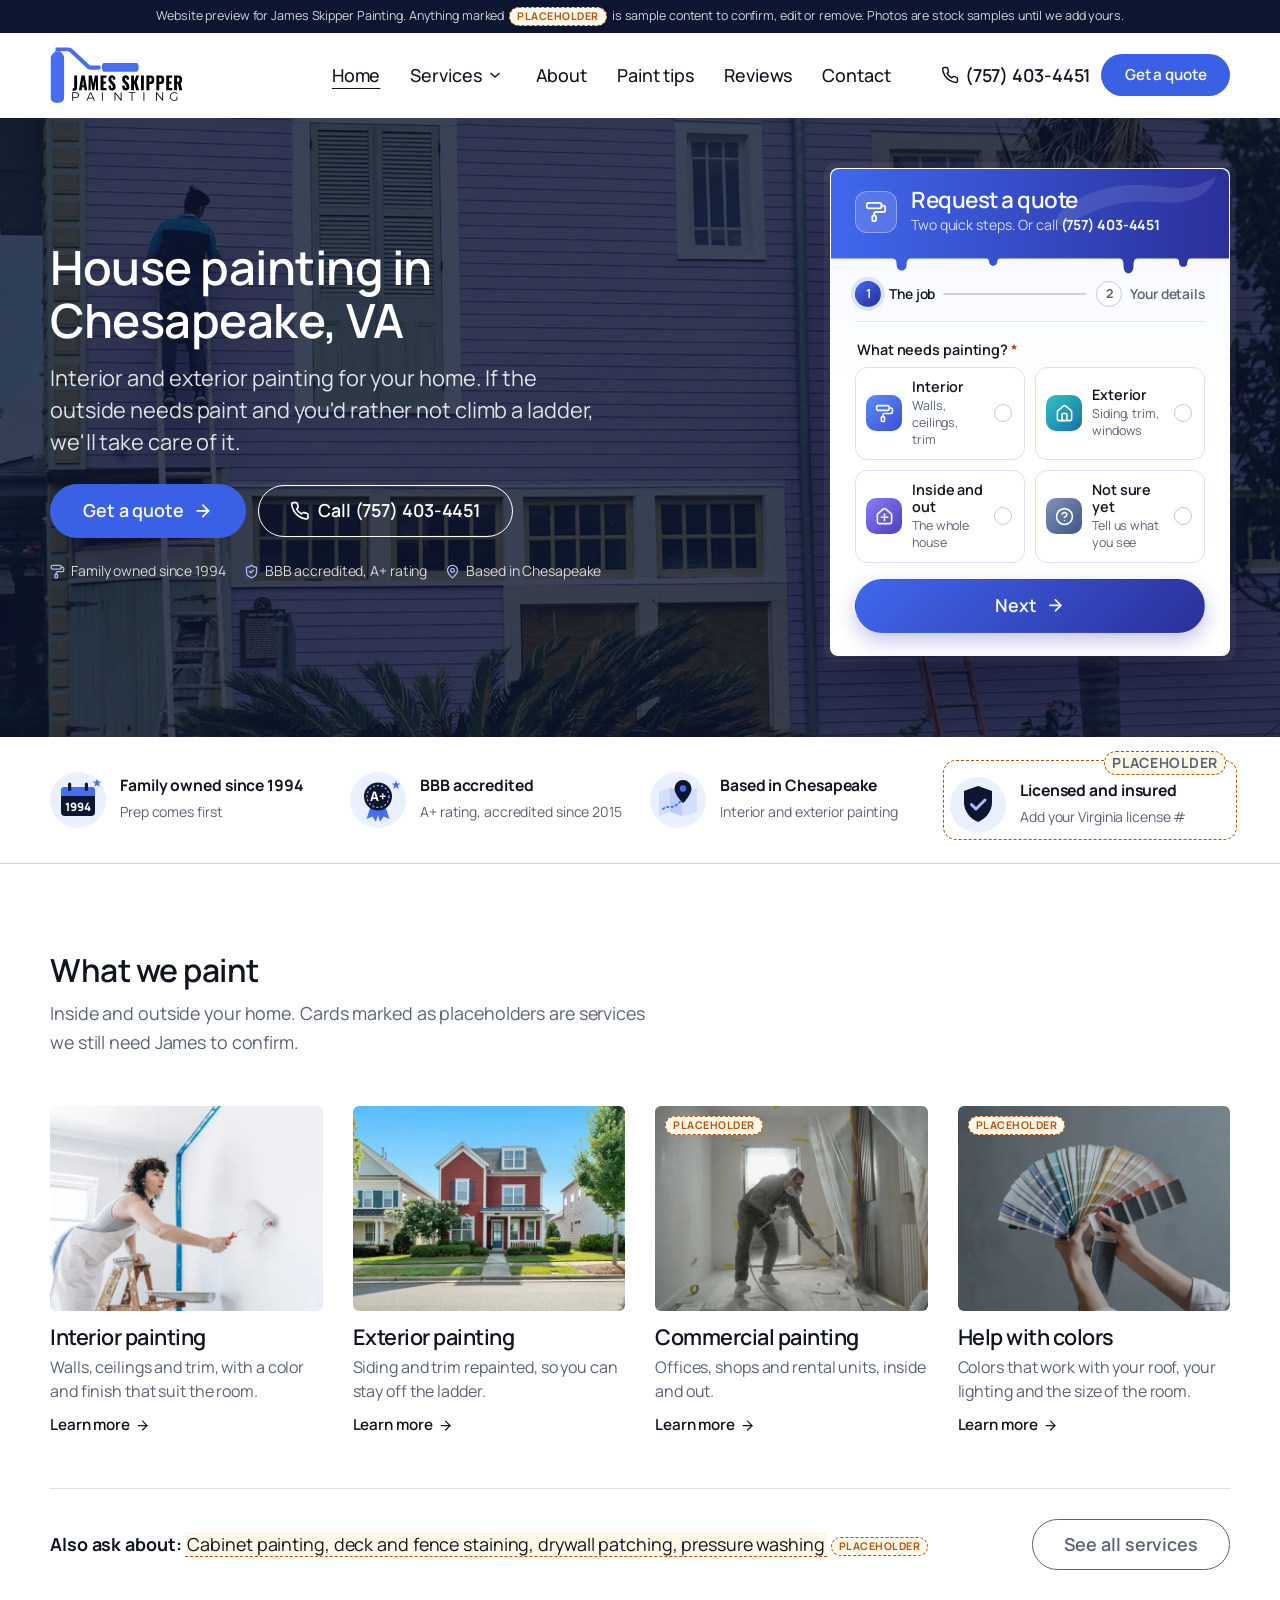
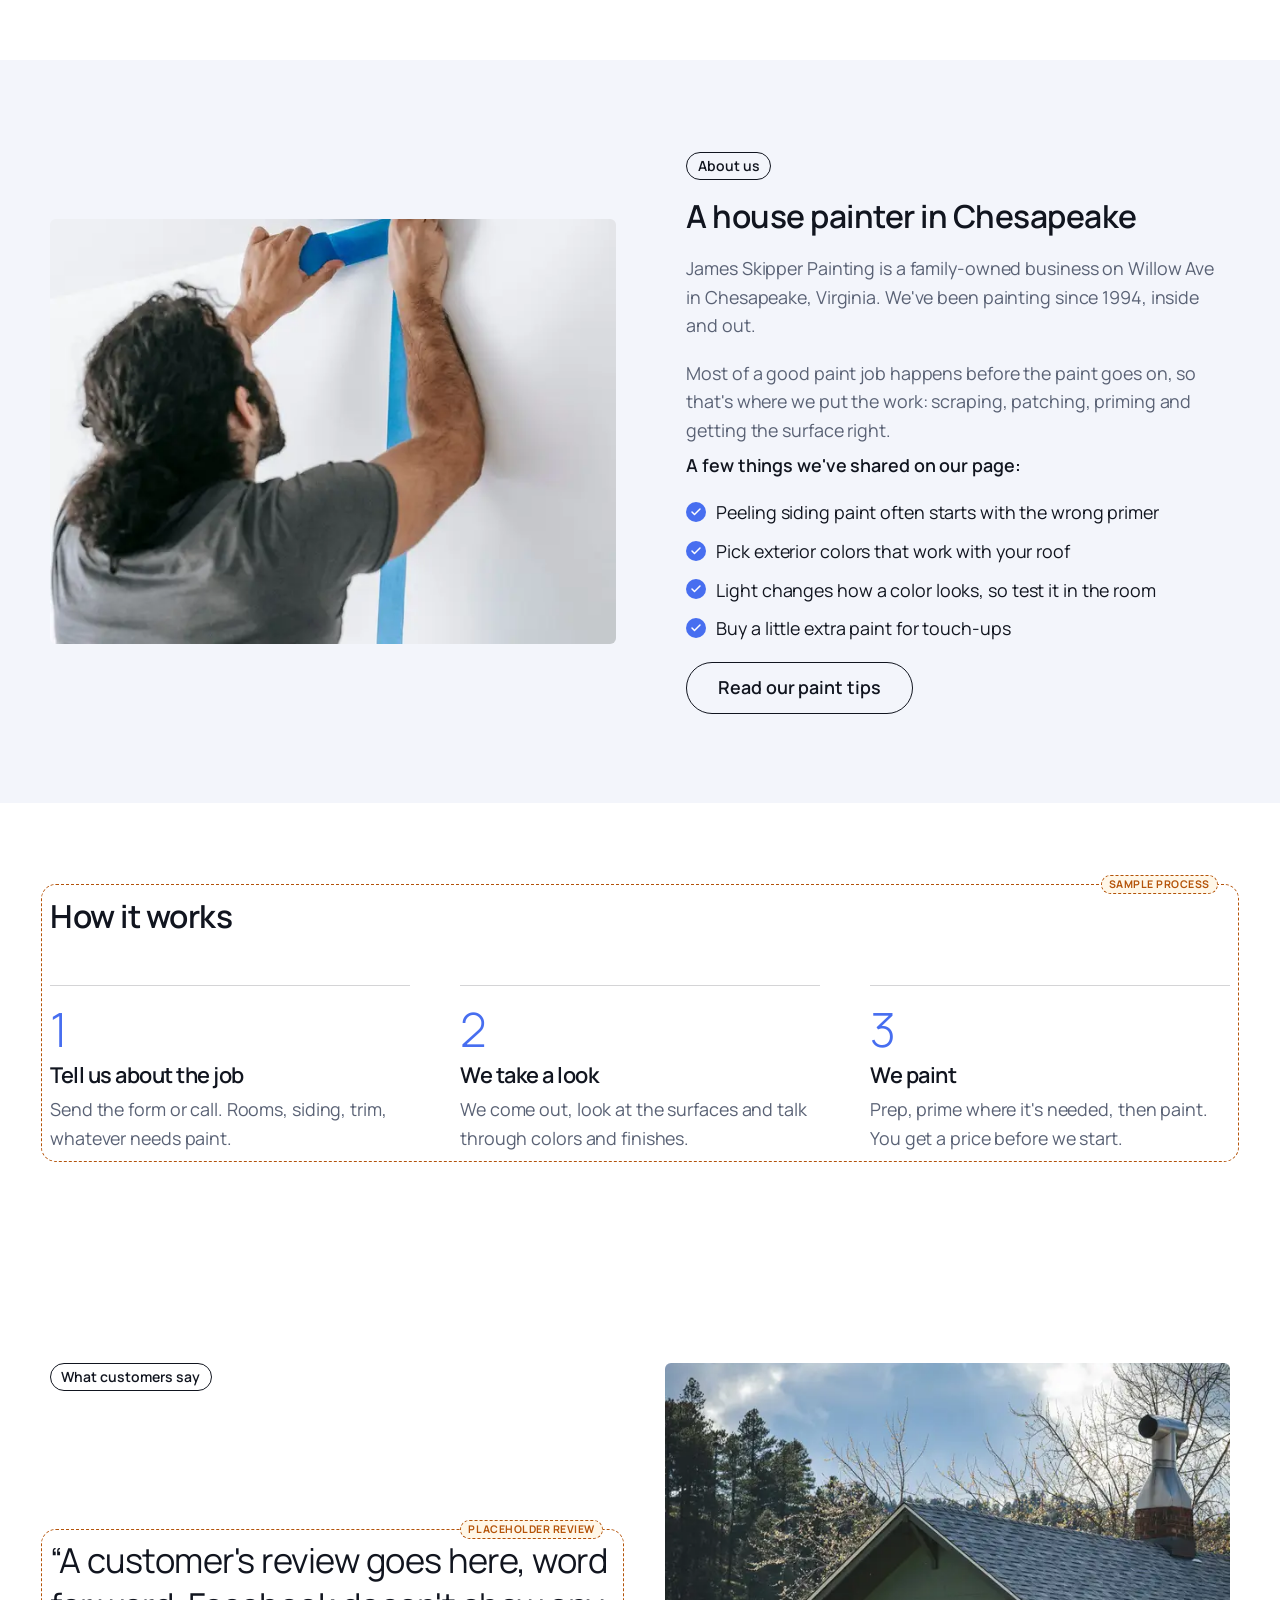
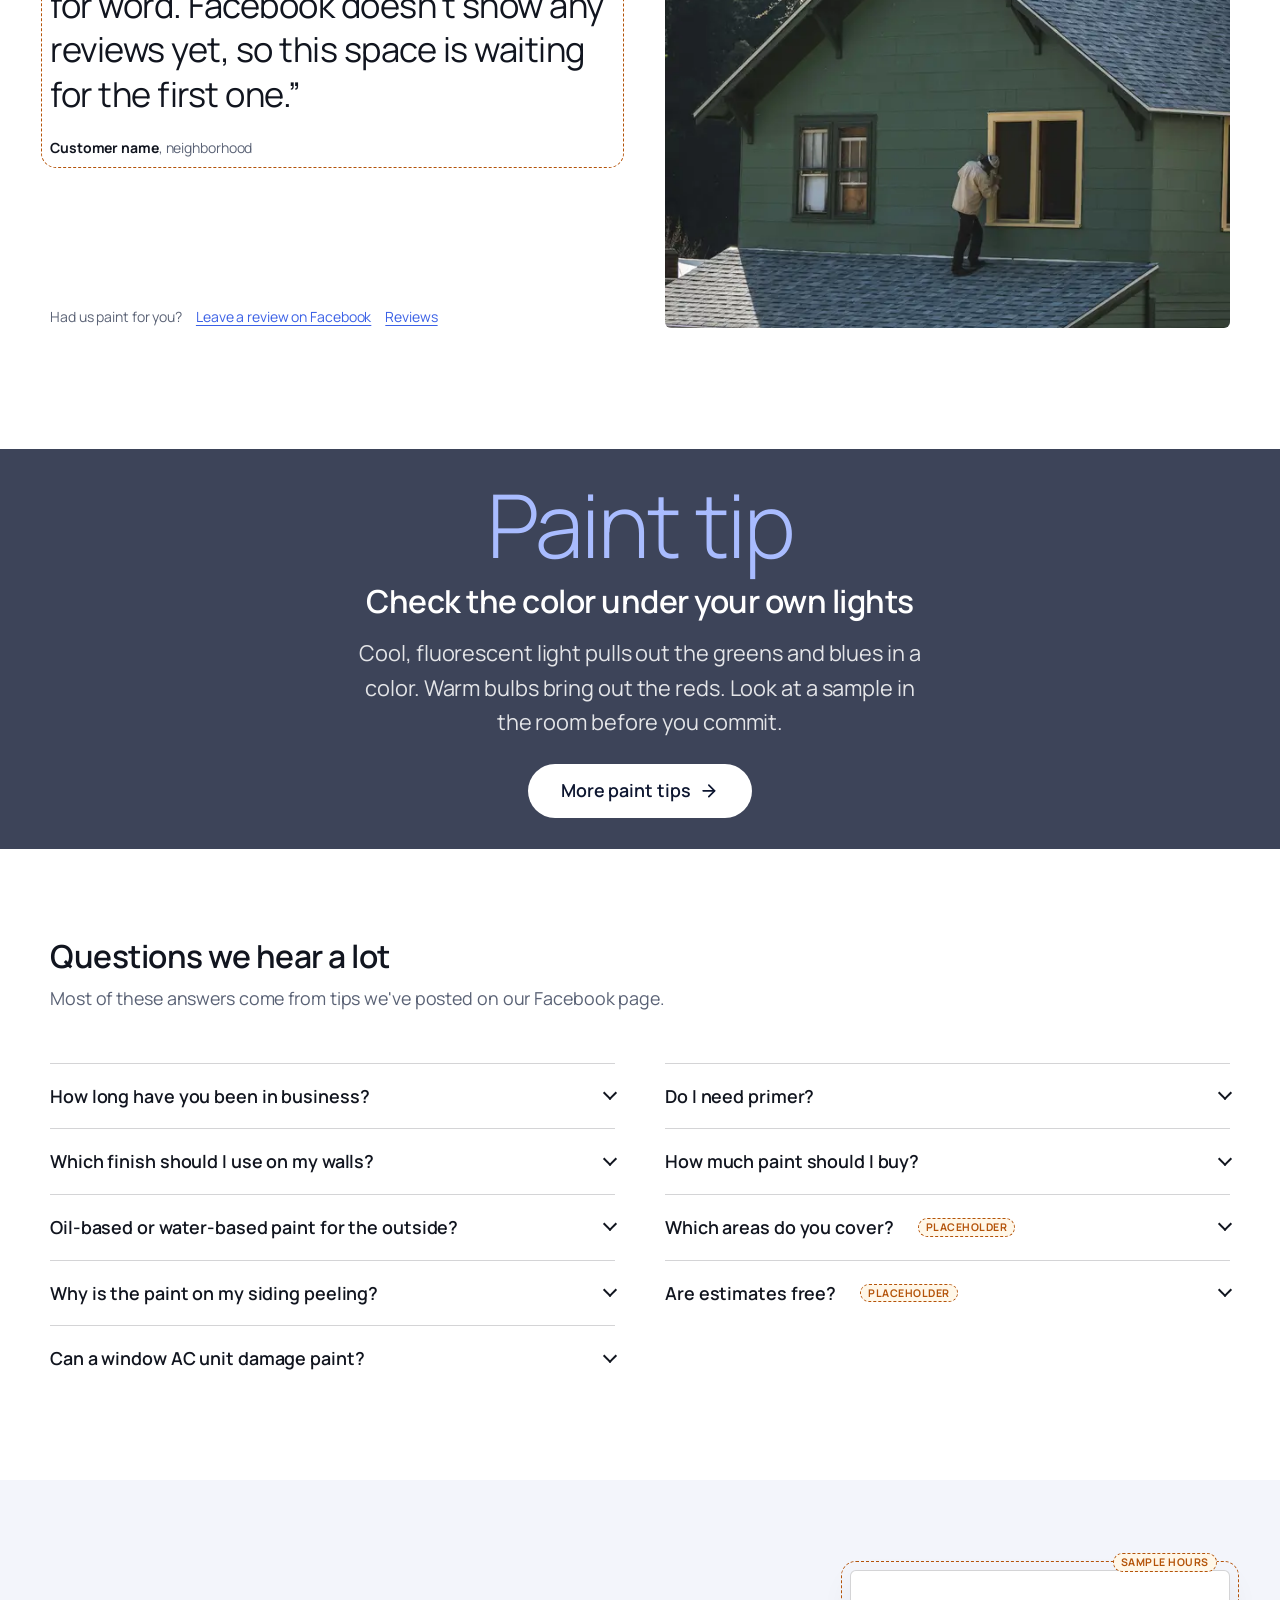
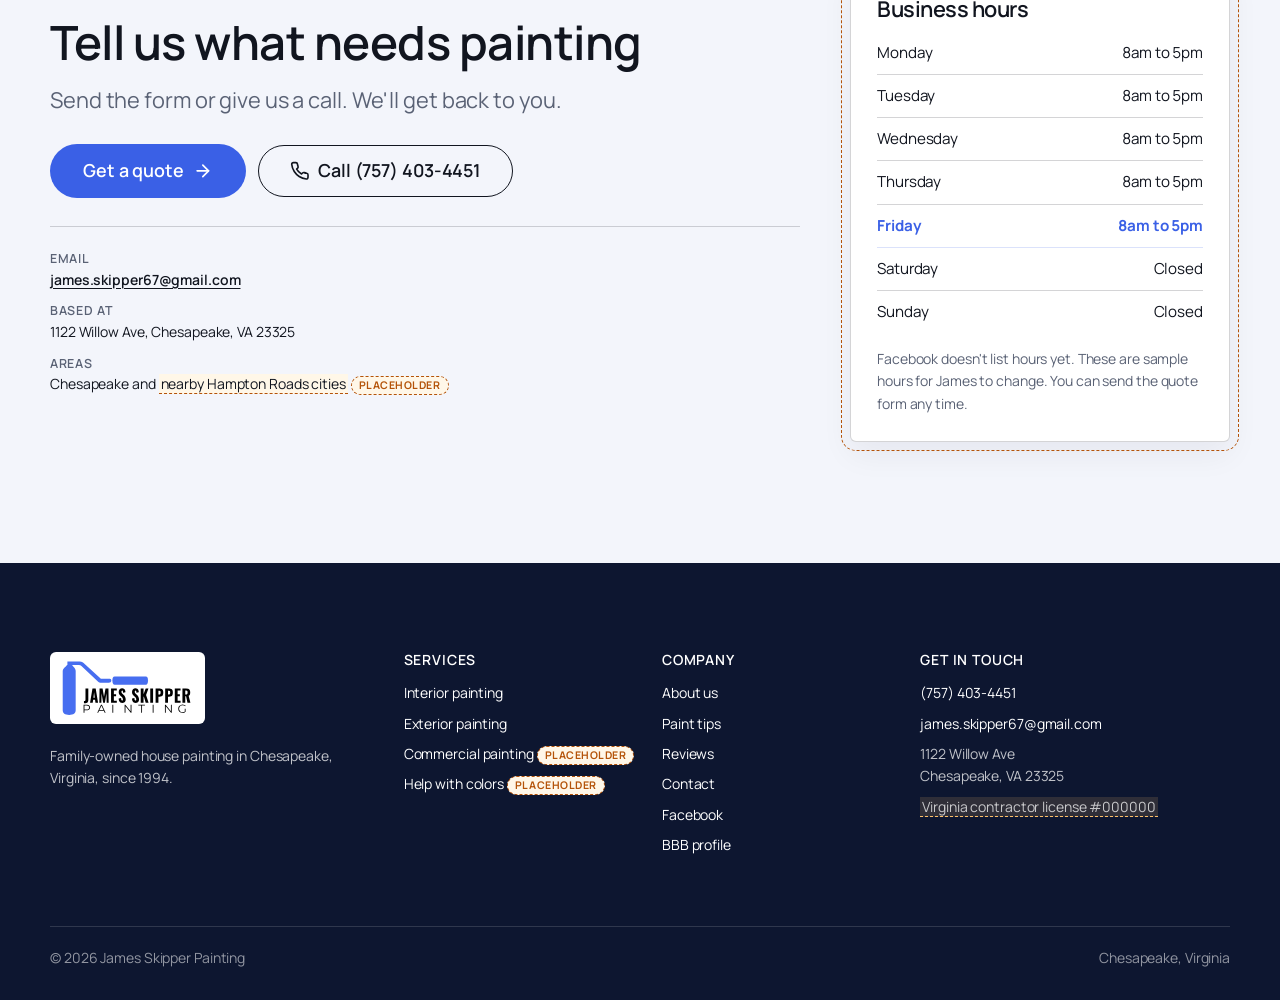
<file: index.html>
<!doctype html>
<html lang="en-US">
<head>
<meta charset="UTF-8">
<meta name="viewport" content="width=device-width, initial-scale=1">
<title>House Painting in Chesapeake, VA | James Skipper Painting</title>
<meta name="description" content="Family-owned interior and exterior house painting in Chesapeake, Virginia, since 1994. BBB accredited. Call (757) 403-4451 or request a quote.">
<!-- Prototype preview. Remove this noindex line at launch. -->
<meta name="robots" content="noindex, nofollow">
<meta name="theme-color" content="#0d1630">
<meta property="og:type" content="website">
<meta property="og:title" content="House Painting in Chesapeake, VA | James Skipper Painting">
<meta property="og:description" content="Family-owned interior and exterior house painting in Chesapeake, Virginia, since 1994. BBB accredited. Call (757) 403-4451 or request a quote.">
<meta property="og:url" content="https://jamesskipper.whitephoenixconsulting.com/">
<meta property="og:image" content="https://jamesskipper.whitephoenixconsulting.com/assets/img/og-image.jpg">
<meta name="twitter:card" content="summary_large_image">
<link rel="icon" type="image/png" href="assets/img/favicon-32.png">
<link rel="apple-touch-icon" href="assets/img/apple-touch-icon.png">
<link rel="preconnect" href="https://fonts.googleapis.com">
<link rel="preconnect" href="https://fonts.gstatic.com" crossorigin>
<link rel="stylesheet" href="https://fonts.googleapis.com/css2?family=Manrope:wght@300..800&amp;display=swap">
<link rel="stylesheet" id="wp-block-library-css" href="assets/css/wp-blocks.css?ver=11.2.0">
<link rel="stylesheet" id="theme-style-css" href="assets/css/site.css?ver=1eadf38a">
<meta name="site-build" content="20261008004043">
<script>document.documentElement.classList.add("js");</script>
<script>(function(){if(!window.fetch)return;fetch("version.json",{cache:"no-store"}).then(function(r){return r.json()}).then(function(v){if(v.build&&v.build!=="20261008004043"){var k="reload-"+v.build;try{if(sessionStorage.getItem(k))return;sessionStorage.setItem(k,"1")}catch(e){}location.reload()}}).catch(function(){})})();</script>
<script type="speculationrules">{"prerender": [{"source": "document", "where": {"and": [{"href_matches": "/*"}, {"not": {"href_matches": "/*\\?*"}}, {"not": {"selector_matches": "a[rel~=nofollow]"}}]}, "eagerness": "moderate"}]}</script>
<link rel="preload" as="image" href="assets/img/hero-1280.webp" imagesrcset="assets/img/hero-800.webp 800w, assets/img/hero-1280.webp 1280w, assets/img/hero-1920.webp 1920w" imagesizes="100vw" fetchpriority="high">
<script type="application/ld+json">{"@context":"https://schema.org","@type":"HousePainter","name":"James Skipper Painting","url":"https://jamesskipper.whitephoenixconsulting.com/","logo":"https://jamesskipper.whitephoenixconsulting.com/assets/img/logo.png","image":"https://jamesskipper.whitephoenixconsulting.com/assets/img/og-image.jpg","telephone":"+1-757-403-4451","email":"james.skipper67@gmail.com","address":{"@type":"PostalAddress","streetAddress":"1122 Willow Ave","addressLocality":"Chesapeake","addressRegion":"VA","postalCode":"23325","addressCountry":"US"},"foundingDate":"1994","areaServed":{"@type":"City","name":"Chesapeake"},"sameAs":["https://www.facebook.com/people/James-Skipper-Painting/100089586026542/","https://www.bbb.org/us/va/chesapeake/profile/painting-contractors/james-skipper-painting-0583-90042634"]}</script>
<script src="assets/js/site.js?ver=d220d896" defer></script>
</head>
<body class="home page has-mobile-actions">
<div class="wp-site-blocks">
<a class="skip-link screen-reader-text" href="#wp--skip-link--target">Skip to content</a>
<div class="preview-bar" role="note">Website preview for James Skipper Painting. Anything marked <span class="ph-chip" title="Placeholder: sample content. James Skipper Painting can confirm, edit or remove it.">Placeholder</span> is sample content to confirm, edit or remove. <span class="preview-bar__more">Photos are stock samples until we add yours.</span></div>
<header class="wp-block-template-part site-header has-global-padding">
  <div class="site-header__inner">
    <div class="wp-block-site-logo"><a href="./" rel="home" aria-label="James Skipper Painting, home"><img src="assets/img/logo.svg" width="182" height="78" alt="James Skipper Painting"></a></div>
    <nav class="wp-block-navigation" aria-label="Main"><ul class="wp-block-navigation__container"><li class="wp-block-navigation-item"><a class="wp-block-navigation-item__content" href="./" aria-current="page">Home</a></li><li class="wp-block-navigation-item has-child open-on-hover-click wp-block-navigation-submenu has-mega-menu"><a class="wp-block-navigation-item__content" href="services/">Services</a><button class="wp-block-navigation__submenu-icon wp-block-navigation-submenu__toggle" type="button" aria-expanded="false" aria-controls="mega-services" aria-label="Services submenu"><svg xmlns="http://www.w3.org/2000/svg" width="12" height="12" viewBox="0 0 12 12" fill="none" aria-hidden="true" focusable="false"><path d="M1.50002 4L6.00002 8L10.5 4" stroke-width="1.5"></path></svg></button><div class="mega-menu" id="mega-services"><div class="mega-menu__inner"><div class="mega-menu__grid"><a class="mega-card" href="services/#interior-painting"><span class="mega-card__media"><img src="assets/img/interior-640.webp" width="640" height="427" alt="" loading="lazy" decoding="async"></span><span class="mega-card__title">Interior painting</span><span class="mega-card__text">Walls, ceilings and trim, with a color and finish that suit the room.</span></a><a class="mega-card" href="services/#exterior-painting"><span class="mega-card__media"><img src="assets/img/exterior-640.webp" width="640" height="427" alt="" loading="lazy" decoding="async"></span><span class="mega-card__title">Exterior painting</span><span class="mega-card__text">Siding and trim repainted, so you can stay off the ladder.</span></a><a class="mega-card" href="services/#commercial-painting"><span class="mega-card__media"><img src="assets/img/commercial-640.webp" width="640" height="427" alt="" loading="lazy" decoding="async"><span class="ph-chip" title="Placeholder: sample content. James Skipper Painting can confirm, edit or remove it.">Placeholder</span></span><span class="mega-card__title">Commercial painting</span><span class="mega-card__text">Offices, shops and rental units, inside and out.</span></a><a class="mega-card" href="services/#color-advice"><span class="mega-card__media"><img src="assets/img/color-640.webp" width="640" height="427" alt="" loading="lazy" decoding="async"><span class="ph-chip" title="Placeholder: sample content. James Skipper Painting can confirm, edit or remove it.">Placeholder</span></span><span class="mega-card__title">Help with colors</span><span class="mega-card__text">Colors that work with your roof, your lighting and the size of the room.</span></a></div><div class="mega-menu__foot"><span><strong>Also ask about:</strong> <span class="ph" title="Placeholder: sample content. James Skipper Painting can confirm, edit or remove it.">Cabinet painting, deck and fence staining, drywall patching, pressure washing</span> <span class="ph-chip" title="Placeholder: sample content. James Skipper Painting can confirm, edit or remove it.">Placeholder</span></span><a class="more-link" href="services/">All services <svg xmlns="http://www.w3.org/2000/svg" viewBox="0 0 24 24" fill="none" stroke="currentColor" stroke-width="2" stroke-linecap="round" stroke-linejoin="round" aria-hidden="true" focusable="false"><path d="M5 12h14"/><path d="m12 5 7 7-7 7"/></svg></a></div></div></div></li><li class="wp-block-navigation-item"><a class="wp-block-navigation-item__content" href="about-us/">About</a></li><li class="wp-block-navigation-item"><a class="wp-block-navigation-item__content" href="paint-tips/">Paint tips</a></li><li class="wp-block-navigation-item"><a class="wp-block-navigation-item__content" href="reviews/">Reviews</a></li><li class="wp-block-navigation-item"><a class="wp-block-navigation-item__content" href="contact-us/">Contact</a></li></ul></nav>
    <div class="header-tools">
      <a class="header-phone" href="tel:+17574034451"><svg width="18" height="18" xmlns="http://www.w3.org/2000/svg" viewBox="0 0 24 24" fill="none" stroke="currentColor" stroke-width="2" stroke-linecap="round" stroke-linejoin="round" aria-hidden="true" focusable="false"><path d="M22 16.92v3a2 2 0 0 1-2.18 2 19.79 19.79 0 0 1-8.63-3.07 19.5 19.5 0 0 1-6-6 19.79 19.79 0 0 1-3.07-8.67A2 2 0 0 1 4.11 2h3a2 2 0 0 1 2 1.72c.13.96.36 1.9.7 2.81a2 2 0 0 1-.45 2.11L8.09 9.91a16 16 0 0 0 6 6l1.27-1.27a2 2 0 0 1 2.11-.45c.91.34 1.85.57 2.81.7A2 2 0 0 1 22 16.92z"/></svg>(757) 403-4451</a>
      <a class="icon-button header-call" href="tel:+17574034451" aria-label="Call (757) 403-4451"><svg xmlns="http://www.w3.org/2000/svg" viewBox="0 0 24 24" fill="none" stroke="currentColor" stroke-width="2" stroke-linecap="round" stroke-linejoin="round" aria-hidden="true" focusable="false"><path d="M22 16.92v3a2 2 0 0 1-2.18 2 19.79 19.79 0 0 1-8.63-3.07 19.5 19.5 0 0 1-6-6 19.79 19.79 0 0 1-3.07-8.67A2 2 0 0 1 4.11 2h3a2 2 0 0 1 2 1.72c.13.96.36 1.9.7 2.81a2 2 0 0 1-.45 2.11L8.09 9.91a16 16 0 0 0 6 6l1.27-1.27a2 2 0 0 1 2.11-.45c.91.34 1.85.57 2.81.7A2 2 0 0 1 22 16.92z"/></svg></a>
      <div class="wp-block-button header-quote"><a class="wp-block-button__link wp-element-button" href="quote/">Get a quote</a></div>
      <button class="wp-block-navigation__responsive-container-open icon-button" type="button" aria-haspopup="dialog" aria-expanded="false" aria-label="Open menu"><svg xmlns="http://www.w3.org/2000/svg" viewBox="0 0 24 24" aria-hidden="true" focusable="false"><path fill="currentColor" d="M5 5v1.5h14V5H5zm0 7.8h14v-1.5H5v1.5zM5 19h14v-1.5H5V19z"/></svg></button>
    </div>
  </div>
  <div class="wp-block-navigation__responsive-container" role="dialog" aria-modal="true" aria-label="Menu">
    <button class="wp-block-navigation__responsive-container-close icon-button" type="button" aria-label="Close menu"><svg xmlns="http://www.w3.org/2000/svg" viewBox="0 0 24 24" aria-hidden="true" focusable="false"><path fill="currentColor" d="m13.06 12 6.47-6.47-1.06-1.06L12 10.94 5.53 4.47 4.47 5.53 10.94 12l-6.47 6.47 1.06 1.06L12 13.06l6.47 6.47 1.06-1.06L13.06 12Z"/></svg></button>
    <ul><li><a href="./" aria-current="page">Home</a></li><li><a href="services/">Services</a><ul class="overlay-sub"><li><a href="services/#interior-painting">Interior painting</a></li><li><a href="services/#exterior-painting">Exterior painting</a></li><li><a href="services/#commercial-painting">Commercial painting</a></li><li><a href="services/#color-advice">Help with colors</a></li></ul></li><li><a href="about-us/">About</a></li><li><a href="paint-tips/">Paint tips</a></li><li><a href="reviews/">Reviews</a></li><li><a href="contact-us/">Contact</a></li></ul>
    <div class="wp-block-buttons is-layout-flex"><div class="wp-block-button"><a class="wp-block-button__link wp-element-button" href="quote/">Get a quote</a></div><div class="wp-block-button is-style-outline"><a class="wp-block-button__link wp-element-button" href="tel:+17574034451">Call (757) 403-4451</a></div></div>
  </div>
</header>
<main class="wp-block-group" id="wp--skip-link--target">

<div class="wp-block-cover alignfull hero-cover">
  <img class="wp-block-cover__image-background" src="assets/img/hero-1280.webp" srcset="assets/img/hero-800.webp 800w, assets/img/hero-1280.webp 1280w, assets/img/hero-1920.webp 1920w" sizes="100vw" width="1920" height="1280" alt="" fetchpriority="high" decoding="async" data-object-fit="cover">
  <span aria-hidden="true" class="wp-block-cover__background has-background-dim-80 has-background-dim" style="background-color:#0d1630"></span>
  <div class="wp-block-cover__inner-container">
    <div class="wp-block-columns is-layout-flex">
      <div class="wp-block-column">
        <h1 class="wp-block-heading">House painting in Chesapeake, VA</h1>
        <p class="hero-lede">Interior and exterior painting for your home. If the outside needs paint and you'd rather not climb a ladder, we'll take care of it.</p>
        <div data-hero-cta><div class="wp-block-buttons is-layout-flex"><div class="wp-block-button"><a class="wp-block-button__link wp-element-button" href="quote/">Get a quote<svg xmlns="http://www.w3.org/2000/svg" viewBox="0 0 24 24" fill="none" stroke="currentColor" stroke-width="2" stroke-linecap="round" stroke-linejoin="round" aria-hidden="true" focusable="false"><path d="M5 12h14"/><path d="m12 5 7 7-7 7"/></svg></a></div><div class="wp-block-button is-style-outline"><a class="wp-block-button__link wp-element-button" href="tel:+17574034451"><svg xmlns="http://www.w3.org/2000/svg" viewBox="0 0 24 24" fill="none" stroke="currentColor" stroke-width="2" stroke-linecap="round" stroke-linejoin="round" aria-hidden="true" focusable="false"><path d="M22 16.92v3a2 2 0 0 1-2.18 2 19.79 19.79 0 0 1-8.63-3.07 19.5 19.5 0 0 1-6-6 19.79 19.79 0 0 1-3.07-8.67A2 2 0 0 1 4.11 2h3a2 2 0 0 1 2 1.72c.13.96.36 1.9.7 2.81a2 2 0 0 1-.45 2.11L8.09 9.91a16 16 0 0 0 6 6l1.27-1.27a2 2 0 0 1 2.11-.45c.91.34 1.85.57 2.81.7A2 2 0 0 1 22 16.92z"/></svg>Call (757) 403-4451</a></div></div></div>
        <p class="hero-meta"><span><svg xmlns="http://www.w3.org/2000/svg" viewBox="0 0 24 24" fill="none" stroke="currentColor" stroke-width="2" stroke-linecap="round" stroke-linejoin="round" aria-hidden="true" focusable="false"><rect width="16" height="6" x="2" y="2" rx="2"/><path d="M10 16v-2a2 2 0 0 1 2-2h8a2 2 0 0 0 2-2V7a2 2 0 0 0-2-2h-2"/><rect width="4" height="6" x="8" y="16" rx="1"/></svg> Family owned since 1994</span><span><svg xmlns="http://www.w3.org/2000/svg" viewBox="0 0 24 24" fill="none" stroke="currentColor" stroke-width="2" stroke-linecap="round" stroke-linejoin="round" aria-hidden="true" focusable="false"><path d="M20 13c0 5-3.5 7.5-7.66 8.95a1 1 0 0 1-.67-.01C7.5 20.5 4 18 4 13V6a1 1 0 0 1 1-1c2 0 4.5-1.2 6.24-2.72a1.17 1.17 0 0 1 1.52 0C14.51 3.81 17 5 19 5a1 1 0 0 1 1 1z"/><path d="m9 12 2 2 4-4"/></svg> BBB accredited, A+ rating</span><span><svg xmlns="http://www.w3.org/2000/svg" viewBox="0 0 24 24" fill="none" stroke="currentColor" stroke-width="2" stroke-linecap="round" stroke-linejoin="round" aria-hidden="true" focusable="false"><path d="M20 10c0 4.993-5.539 10.193-7.399 11.799a1 1 0 0 1-1.202 0C9.539 20.193 4 14.993 4 10a8 8 0 0 1 16 0"/><circle cx="12" cy="10" r="3"/></svg> Based in Chesapeake</span></p>
      </div>
      <div class="wp-block-column hero-form-col">
        <div class="quote-box">
          <div class="quote-box__head">
            <svg class="quote-box__stroke" viewBox="0 0 220 80" aria-hidden="true" focusable="false"><path d="M8 52c22-20 52-34 88-36 30-2 54 6 80 2 14-2 26-8 36-14-6 16-20 28-38 32-26 6-50-2-78 2-30 4-58 18-80 30-8 4-14-6-8-16z" fill="#fff"/></svg>
            <button class="quote-box__roller" type="button" aria-label="Roll a new paint color" title="Go on, give it a roll"><svg xmlns="http://www.w3.org/2000/svg" viewBox="0 0 24 24" fill="none" stroke="currentColor" stroke-width="2" stroke-linecap="round" stroke-linejoin="round" aria-hidden="true" focusable="false"><rect width="16" height="6" x="2" y="2" rx="2"/><path d="M10 16v-2a2 2 0 0 1 2-2h8a2 2 0 0 0 2-2V7a2 2 0 0 0-2-2h-2"/><rect width="4" height="6" x="8" y="16" rx="1"/></svg></button>
            <div class="quote-box__title"><h2 class="wp-block-heading">Request a quote</h2><p>Two quick steps. Or call <a href="tel:+17574034451">(757) 403-4451</a></p></div>
            <span class="quote-box__swatch" aria-live="polite"></span>
            <svg class="quote-box__drips" viewBox="0 0 400 24" preserveAspectRatio="none" aria-hidden="true" focusable="false"><defs><linearGradient id="qb-drip" x1="0" x2="1" y1="0" y2="0"><stop offset="0" style="stop-color:var(--qb-a)"/><stop offset="1" style="stop-color:var(--qb-b)"/></linearGradient></defs><path fill="url(#qb-drip)" d="M0 0H400V5H362c-3 0-4 2-4 5s-2 4-4 4-4-1-4-4-1-5-4-5H308c-3 0-4 3-4 8s-2 8-5 8-5-3-5-8-1-8-4-8H170c-2 0-3 2-3 4s-2 4-4 4-4-2-4-4-1-4-3-4H80c-3 0-4 3-4 7s-2 6-5 6-5-2-5-6-1-7-4-7H0Z"/></svg>
          </div>
          <div class="gform_wrapper">
            <div class="gf_page_steps" role="list" aria-label="Form steps"><div class="gf_step gf_step_active" role="listitem"><span class="gf_step_number">1</span><span class="gf_step_label">The job</span></div><div class="gf_step" role="listitem"><span class="gf_step_number">2</span><span class="gf_step_label">Your details</span></div></div><p class="screen-reader-text" aria-live="polite" data-step-announce></p>
            <div class="gform_validation_errors" role="alert" hidden>There was a problem with your submission. Please review the fields below.</div>
            <form method="post" novalidate data-autoadvance>
              <div class="gform_page" data-title="The job">
                <div class="gform_fields">
                  <fieldset class="gfield " data-group-required style="border:0;margin:0;padding:0;min-width:0"><legend class="gfield_label">What needs painting?<span class="gfield_required" aria-hidden="true">*</span></legend><div class="ginput_container"><ul class="gchoice-cards gchoice-cards--hero"><li><label class="gcard"><input type="radio" name="service" value="interior-painting"><span class="gcard__box"><span class="gcard__icon"><svg viewBox="0 0 24 24" fill="none" stroke="currentColor" stroke-width="2" stroke-linecap="round" stroke-linejoin="round" aria-hidden="true" focusable="false"><rect width="16" height="6" x="2" y="2" rx="2"/><path d="M10 16v-2a2 2 0 0 1 2-2h8a2 2 0 0 0 2-2V7a2 2 0 0 0-2-2h-2"/><rect width="4" height="6" x="8" y="16" rx="1"/></svg></span><span class="gcard__text">Interior<span class="gcard__desc">Walls, ceilings, trim</span></span><span class="gcard__tick"><svg viewBox="0 0 24 24" fill="none" stroke="currentColor" stroke-width="3.5" stroke-linecap="round" stroke-linejoin="round" aria-hidden="true" focusable="false"><path d="M20 6 9 17l-5-5"/></svg></span></span></label></li><li><label class="gcard"><input type="radio" name="service" value="exterior-painting"><span class="gcard__box"><span class="gcard__icon"><svg viewBox="0 0 24 24" fill="none" stroke="currentColor" stroke-width="2" stroke-linecap="round" stroke-linejoin="round" aria-hidden="true" focusable="false"><path d="M15 21v-8a1 1 0 0 0-1-1h-4a1 1 0 0 0-1 1v8"/><path d="M3 10a2 2 0 0 1 .709-1.528l7-5.999a2 2 0 0 1 2.582 0l7 5.999A2 2 0 0 1 21 10v9a2 2 0 0 1-2 2H5a2 2 0 0 1-2-2z"/></svg></span><span class="gcard__text">Exterior<span class="gcard__desc">Siding, trim, windows</span></span><span class="gcard__tick"><svg viewBox="0 0 24 24" fill="none" stroke="currentColor" stroke-width="3.5" stroke-linecap="round" stroke-linejoin="round" aria-hidden="true" focusable="false"><path d="M20 6 9 17l-5-5"/></svg></span></span></label></li><li><label class="gcard"><input type="radio" name="service" value="inside-and-out"><span class="gcard__box"><span class="gcard__icon"><svg viewBox="0 0 24 24" fill="none" stroke="currentColor" stroke-width="2" stroke-linecap="round" stroke-linejoin="round" aria-hidden="true" focusable="false"><path d="M3 10a2 2 0 0 1 .709-1.528l7-5.999a2 2 0 0 1 2.582 0l7 5.999A2 2 0 0 1 21 10v9a2 2 0 0 1-2 2H5a2 2 0 0 1-2-2z"/><path d="M8 13h8"/><path d="M12 9v8"/></svg></span><span class="gcard__text">Inside and out<span class="gcard__desc">The whole house</span></span><span class="gcard__tick"><svg viewBox="0 0 24 24" fill="none" stroke="currentColor" stroke-width="3.5" stroke-linecap="round" stroke-linejoin="round" aria-hidden="true" focusable="false"><path d="M20 6 9 17l-5-5"/></svg></span></span></label></li><li><label class="gcard"><input type="radio" name="service" value="not-sure"><span class="gcard__box"><span class="gcard__icon"><svg viewBox="0 0 24 24" fill="none" stroke="currentColor" stroke-width="2" stroke-linecap="round" stroke-linejoin="round" aria-hidden="true" focusable="false"><circle cx="12" cy="12" r="10"/><path d="M9.09 9a3 3 0 0 1 5.83 1c0 2-3 3-3 3"/><path d="M12 17h.01"/></svg></span><span class="gcard__text">Not sure yet<span class="gcard__desc">Tell us what you see</span></span><span class="gcard__tick"><svg viewBox="0 0 24 24" fill="none" stroke="currentColor" stroke-width="3.5" stroke-linecap="round" stroke-linejoin="round" aria-hidden="true" focusable="false"><path d="M20 6 9 17l-5-5"/></svg></span></span></label></li></ul></div><div class="validation_message" aria-live="polite"></div></fieldset>
                </div>
                <div class="gform_page_footer"><button class="wp-element-button gform_next_button" type="button">Next <svg xmlns="http://www.w3.org/2000/svg" viewBox="0 0 24 24" fill="none" stroke="currentColor" stroke-width="2" stroke-linecap="round" stroke-linejoin="round" aria-hidden="true" focusable="false"><path d="M5 12h14"/><path d="m12 5 7 7-7 7"/></svg></button></div>
              </div>
              <div class="gform_page" data-title="Your details" hidden>
                <div class="gform_fields">
                  <div class="gfield "><label class="gfield_label" for="h-name">Name<span class="gfield_required" aria-hidden="true">*</span></label><div class="ginput_container"><input id="h-name" name="name" type="text" autocomplete="name" required></div><div class="validation_message" aria-live="polite"></div></div>
                  <div class="gfield gfield--width-half "><label class="gfield_label" for="h-phone">Phone<span class="gfield_required" aria-hidden="true">*</span></label><div class="ginput_container"><input id="h-phone" name="phone" type="tel" autocomplete="tel" required></div><div class="validation_message" aria-live="polite"></div></div>
                  <div class="gfield gfield--width-half "><label class="gfield_label" for="h-zip">ZIP code<span class="gfield_required" aria-hidden="true">*</span></label><div class="ginput_container"><input id="h-zip" name="zip" type="text" inputmode="numeric" maxlength="5" autocomplete="postal-code" required></div><div class="validation_message" aria-live="polite"></div></div>
                </div>
                <p class="gform_note">We'll only use these to get back to you about this job.</p>
                <div class="gform_page_footer"><button class="wp-element-button gform_previous_button" type="button">Back</button><button class="wp-element-button" type="submit">Get my quote</button></div>
              </div>
            </form>
            <div class="gform_confirmation_wrapper" hidden><div class="gform_confirmation_message" role="status"><span class="gform_confirmation_icon" aria-hidden="true"><svg aria-hidden="true" focusable="false" viewBox="0 0 24 24" fill="none" stroke="currentColor" stroke-width="3" stroke-linecap="round" stroke-linejoin="round"><path d="M20 6 9 17l-5-5"/></svg></span><h3 class="wp-block-heading">Thanks<span data-first-name></span>! We got your request.</h3><p>We'll call you back at <strong data-echo="phone"></strong>. Need us sooner? Call <a href="tel:+17574034451">(757) 403-4451</a>.</p></div></div>
          </div>
        </div>
      </div>
    </div>
  </div>
</div>

<section class="wp-block-group alignfull trust-row has-global-padding" aria-label="About us at a glance">
  <div class="wp-block-group is-layout-grid columns-4"><div class="trust-item wp-reveal"><svg class="trust-art" viewBox="0 0 56 56" aria-hidden="true" focusable="false"><circle cx="28" cy="28" r="28" fill="#eaf0fe"/><rect x="11" y="15" width="34" height="29" rx="4" fill="#0d1630"/><path d="M15 15h26a4 4 0 0 1 4 4v5H11v-5a4 4 0 0 1 4-4z" fill="#476ef0"/><rect x="18" y="10.5" width="3.2" height="8.5" rx="1.6" fill="#0d1630"/><rect x="34.8" y="10.5" width="3.2" height="8.5" rx="1.6" fill="#0d1630"/><text x="28" y="38.6" text-anchor="middle" font-family="Manrope, sans-serif" font-size="11.5" font-weight="800" fill="#fff">1994</text><polygon class="trust-art__spark" points="47.00,6.40 48.12,9.46 51.37,9.58 48.81,11.59 49.70,14.72 47.00,12.90 44.30,14.72 45.19,11.59 42.63,9.58 45.88,9.46" fill="#476ef0"/></svg><p><strong>Family owned since 1994</strong><span>Prep comes first</span></p></div><div class="trust-item wp-reveal" style="--reveal-delay:0.08s"><svg class="trust-art" viewBox="0 0 56 56" aria-hidden="true" focusable="false"><circle cx="28" cy="28" r="28" fill="#eaf0fe"/><path d="M21 33.5 16.5 47l6-2.6 3.4 5.3 3.6-11.4z" fill="#476ef0"/><path d="M35 33.5 39.5 47l-6-2.6-3.4 5.3-3.6-11.4z" fill="#476ef0"/><circle cx="28" cy="24.5" r="14" fill="#0d1630"/><circle cx="28" cy="24.5" r="11" fill="none" stroke="#a9bcff" stroke-width="1.2" stroke-dasharray="2 2.2"/><text x="28" y="29.2" text-anchor="middle" font-family="Manrope, sans-serif" font-size="13" font-weight="800" fill="#fff">A+</text><polygon class="trust-art__spark" points="46.00,8.40 47.12,11.46 50.37,11.58 47.81,13.59 48.70,16.72 46.00,14.90 43.30,16.72 44.19,13.59 41.63,11.58 44.88,11.46" fill="#476ef0"/></svg><p><strong>BBB accredited</strong><span>A+ rating, accredited since 2015</span></p></div><div class="trust-item wp-reveal" style="--reveal-delay:0.16s"><svg class="trust-art" viewBox="0 0 56 56" aria-hidden="true" focusable="false"><circle cx="28" cy="28" r="28" fill="#eaf0fe"/><polygon points="9,20 20,16 32,20 47,16 47,40 32,44 20,40 9,44" fill="#d3defc"/><polygon points="20,16 32,20 32,44 20,40" fill="#bccdfa"/><path d="M13 37c5-4 9-1 12-3s5-6 10-5" fill="none" stroke="#476ef0" stroke-width="1.8" stroke-linecap="round" stroke-dasharray="1.5 3"/><path class="trust-art__pin" d="M33 8a8.5 8.5 0 0 1 8.5 8.5c0 6.5-8.5 14.5-8.5 14.5s-8.5-8-8.5-14.5A8.5 8.5 0 0 1 33 8z" fill="#0d1630"/><circle cx="33" cy="16.5" r="3.2" fill="#476ef0"/></svg><p><strong>Based in Chesapeake</strong><span>Interior and exterior painting</span></p></div><div class="trust-item wp-reveal is-placeholder" style="--reveal-delay:0.24s"><span class="ph-chip ph-corner" title="Placeholder: sample content. James Skipper Painting can confirm, edit or remove it.">Placeholder</span><svg class="trust-art" viewBox="0 0 56 56" aria-hidden="true" focusable="false"><circle cx="28" cy="28" r="28" fill="#eaf0fe"/><path d="M28 9l14 5v11c0 9.5-6 16.5-14 20-8-3.5-14-10.5-14-20V14z" fill="#0d1630"/><path d="M21.5 27.5l4.5 4.5 9-9" fill="none" stroke="#a9bcff" stroke-width="3" stroke-linecap="round" stroke-linejoin="round"/></svg><p><strong>Licensed and insured</strong><span>Add your Virginia license #</span></p></div></div>
</section>

<section class="wp-block-group alignfull section has-global-padding" aria-labelledby="services-title">
  <div class="wide">
    <div class="section-head wp-reveal">
      <h2 class="wp-block-heading" id="services-title">What we paint</h2>
      <p>Inside and outside your home. Cards marked as placeholders are services we still need James to confirm.</p>
    </div>
    <div class="wp-block-group is-layout-grid columns-4"><div class="wp-block-group service-card wp-reveal">
  <a href="services/#interior-painting">
    <figure class="wp-block-image size-large"><img src="assets/img/interior-1000.webp" srcset="assets/img/interior-640.webp 640w, assets/img/interior-1000.webp 1000w, assets/img/interior-1400.webp 1400w" sizes="(min-width: 782px) 25vw, 50vw" width="1400" height="933" alt="Painter rolling white paint onto an interior wall" loading="lazy" decoding="async"></figure>
    <h3 class="wp-block-heading">Interior painting</h3>
    <p>Walls, ceilings and trim, with a color and finish that suit the room.</p>
    <span class="more-link">Learn more <svg xmlns="http://www.w3.org/2000/svg" viewBox="0 0 24 24" fill="none" stroke="currentColor" stroke-width="2" stroke-linecap="round" stroke-linejoin="round" aria-hidden="true" focusable="false"><path d="M5 12h14"/><path d="m12 5 7 7-7 7"/></svg></span>
  </a>
</div><div class="wp-block-group service-card wp-reveal" style="--reveal-delay:0.08s">
  <a href="services/#exterior-painting">
    <figure class="wp-block-image size-large"><img src="assets/img/exterior-1000.webp" srcset="assets/img/exterior-640.webp 640w, assets/img/exterior-1000.webp 1000w, assets/img/exterior-1400.webp 1400w" sizes="(min-width: 782px) 25vw, 50vw" width="1400" height="933" alt="Red two-story house with white trim on a residential street" loading="lazy" decoding="async"></figure>
    <h3 class="wp-block-heading">Exterior painting</h3>
    <p>Siding and trim repainted, so you can stay off the ladder.</p>
    <span class="more-link">Learn more <svg xmlns="http://www.w3.org/2000/svg" viewBox="0 0 24 24" fill="none" stroke="currentColor" stroke-width="2" stroke-linecap="round" stroke-linejoin="round" aria-hidden="true" focusable="false"><path d="M5 12h14"/><path d="m12 5 7 7-7 7"/></svg></span>
  </a>
</div><div class="wp-block-group service-card wp-reveal" style="--reveal-delay:0.16s">
  <a href="services/#commercial-painting">
    <figure class="wp-block-image size-large"><img src="assets/img/commercial-1000.webp" srcset="assets/img/commercial-640.webp 640w, assets/img/commercial-1000.webp 1000w, assets/img/commercial-1400.webp 1400w" sizes="(min-width: 782px) 25vw, 50vw" width="1400" height="933" alt="Painter spraying walls in a room covered with plastic sheeting" loading="lazy" decoding="async"><span class="ph-chip" title="Placeholder: sample content. James Skipper Painting can confirm, edit or remove it.">Placeholder</span></figure>
    <h3 class="wp-block-heading">Commercial painting</h3>
    <p>Offices, shops and rental units, inside and out.</p>
    <span class="more-link">Learn more <svg xmlns="http://www.w3.org/2000/svg" viewBox="0 0 24 24" fill="none" stroke="currentColor" stroke-width="2" stroke-linecap="round" stroke-linejoin="round" aria-hidden="true" focusable="false"><path d="M5 12h14"/><path d="m12 5 7 7-7 7"/></svg></span>
  </a>
</div><div class="wp-block-group service-card wp-reveal" style="--reveal-delay:0.24s">
  <a href="services/#color-advice">
    <figure class="wp-block-image size-large"><img src="assets/img/color-1000.webp" srcset="assets/img/color-640.webp 640w, assets/img/color-1000.webp 1000w, assets/img/color-1400.webp 1400w" sizes="(min-width: 782px) 25vw, 50vw" width="1400" height="933" alt="Hand holding open a fan deck of paint colors" loading="lazy" decoding="async"><span class="ph-chip" title="Placeholder: sample content. James Skipper Painting can confirm, edit or remove it.">Placeholder</span></figure>
    <h3 class="wp-block-heading">Help with colors</h3>
    <p>Colors that work with your roof, your lighting and the size of the room.</p>
    <span class="more-link">Learn more <svg xmlns="http://www.w3.org/2000/svg" viewBox="0 0 24 24" fill="none" stroke="currentColor" stroke-width="2" stroke-linecap="round" stroke-linejoin="round" aria-hidden="true" focusable="false"><path d="M5 12h14"/><path d="m12 5 7 7-7 7"/></svg></span>
  </a>
</div></div>
    <div class="truck-note wp-reveal"><p><strong>Also ask about:</strong> <span class="ph" title="Placeholder: sample content. James Skipper Painting can confirm, edit or remove it.">Cabinet painting, deck and fence staining, drywall patching, pressure washing</span> <span class="ph-chip" title="Placeholder: sample content. James Skipper Painting can confirm, edit or remove it.">Placeholder</span></p><div class="wp-block-buttons is-layout-flex"><div class="wp-block-button is-style-outline"><a class="wp-block-button__link wp-element-button" href="services/">See all services</a></div></div></div>
  </div>
</section>

<section class="wp-block-group alignfull section has-accent-5-background-color has-global-padding" aria-labelledby="about-title">
  <div class="wp-block-media-text alignwide wide is-stacked-on-mobile wp-reveal" style="grid-template-columns:48% auto">
    <figure class="wp-block-media-text__media wp-lightbox-container"><img src="assets/img/prep-1000.webp" srcset="assets/img/prep-640.webp 640w, assets/img/prep-1000.webp 1000w, assets/img/prep-1400.webp 1400w" sizes="(min-width: 782px) 48vw, 100vw" width="1400" height="1050" alt="Painter pressing tape along a wall before painting" loading="lazy" decoding="async"><button class="lightbox-trigger" type="button" aria-haspopup="dialog" aria-label="Enlarge: Painter pressing tape along a wall before painting"><svg xmlns="http://www.w3.org/2000/svg" width="12" height="12" fill="none" viewBox="0 0 12 12" aria-hidden="true" focusable="false"><path fill="#fff" d="M2 0a2 2 0 0 0-2 2v2h1.5V2a.5.5 0 0 1 .5-.5h2V0H2Zm2 10.5H2a.5.5 0 0 1-.5-.5V8H0v2a2 2 0 0 0 2 2h2v-1.5ZM8 12v-1.5h2a.5.5 0 0 0 .5-.5V8H12v2a2 2 0 0 1-2 2H8Zm2-12a2 2 0 0 1 2 2v2h-1.5V2a.5.5 0 0 0-.5-.5H8V0h2Z"/></svg></button></figure>
    <div class="wp-block-media-text__content">
      <h2 class="wp-block-heading is-style-text-annotation">About us</h2>
      <h2 class="wp-block-heading" id="about-title">A house painter in Chesapeake</h2>
      <p>James Skipper Painting is a family-owned business on Willow Ave in Chesapeake, Virginia. We've been painting since 1994, inside and out.</p>
      <p>Most of a good paint job happens before the paint goes on, so that's where we put the work: scraping, patching, priming and getting the surface right.</p>
      <p class="list-intro">A few things we've shared on our page:</p>
      <ul class="wp-block-list is-style-checks">
        <li>Peeling siding paint often starts with the wrong primer</li>
        <li>Pick exterior colors that work with your roof</li>
        <li>Light changes how a color looks, so test it in the room</li>
        <li>Buy a little extra paint for touch-ups</li>
      </ul>
      <div class="wp-block-buttons is-layout-flex"><div class="wp-block-button is-style-outline"><a class="wp-block-button__link wp-element-button" href="paint-tips/">Read our paint tips</a></div></div>
    </div>
  </div>
</section>

<section class="wp-block-group alignfull section has-global-padding" aria-labelledby="how-title">
  <div class="wide is-placeholder ph-section">
    <span class="ph-chip ph-corner" title="Placeholder: sample content. James Skipper Painting can confirm, edit or remove it.">Sample process</span>
    <div class="section-head wp-reveal"><h2 class="wp-block-heading" id="how-title">How it works</h2></div>
    <div class="wp-block-columns steps is-layout-flex">
      <div class="wp-block-column wp-reveal"><span class="step-number">1</span><h3 class="wp-block-heading">Tell us about the job</h3><p>Send the form or call. Rooms, siding, trim, whatever needs paint.</p></div>
      <div class="wp-block-column wp-reveal" style="--reveal-delay:0.08s"><span class="step-number">2</span><h3 class="wp-block-heading">We take a look</h3><p>We come out, look at the surfaces and talk through colors and finishes.</p></div>
      <div class="wp-block-column wp-reveal" style="--reveal-delay:0.16s"><span class="step-number">3</span><h3 class="wp-block-heading">We paint</h3><p>Prep, prime where it's needed, then paint. You get a price before we start.</p></div>
    </div>
  </div>
</section>

<section class="wp-block-group alignfull section has-global-padding">
  <div class="wp-block-columns alignwide wide is-layout-flex">
    <div class="wp-block-column testimonial-col wp-reveal">
      <h2 class="wp-block-heading is-style-text-annotation">What customers say</h2>
      <div class="is-placeholder">
        <span class="ph-chip ph-corner" title="Placeholder: sample content. James Skipper Painting can confirm, edit or remove it.">Placeholder review</span>
        <blockquote class="wp-block-quote is-style-plain testimonial-quote">
          <p>&ldquo;A customer's review goes here, word for word. Facebook doesn't show any reviews yet, so this space is waiting for the first one.&rdquo;</p>
          <cite><strong>Customer name</strong>, neighborhood</cite>
        </blockquote>
      </div>
      <p class="rating-line">Had us paint for you? <a href="https://www.facebook.com/profile.php?id=100089586026542&sk=reviews" target="_blank" rel="noopener">Leave a review on Facebook</a> <a href="reviews/">Reviews</a></p>
    </div>
    <div class="wp-block-column wp-reveal" style="--reveal-delay:0.08s">
      <figure class="wp-block-image size-large testimonial-media wp-lightbox-container"><img src="assets/img/trim-1000.webp" srcset="assets/img/trim-640.webp 640w, assets/img/trim-1000.webp 1000w, assets/img/trim-1400.webp 1400w" sizes="(min-width: 782px) 50vw, 100vw" width="1400" height="2062" alt="Painter working on the roof trim of a green house" loading="lazy" decoding="async"><button class="lightbox-trigger" type="button" aria-haspopup="dialog" aria-label="Enlarge: Painter working on the roof trim of a green house"><svg xmlns="http://www.w3.org/2000/svg" width="12" height="12" fill="none" viewBox="0 0 12 12" aria-hidden="true" focusable="false"><path fill="#fff" d="M2 0a2 2 0 0 0-2 2v2h1.5V2a.5.5 0 0 1 .5-.5h2V0H2Zm2 10.5H2a.5.5 0 0 1-.5-.5V8H0v2a2 2 0 0 0 2 2h2v-1.5ZM8 12v-1.5h2a.5.5 0 0 0 .5-.5V8H12v2a2 2 0 0 1-2 2H8Zm2-12a2 2 0 0 1 2 2v2h-1.5V2a.5.5 0 0 0-.5-.5H8V0h2Z"/></svg></button></figure>
    </div>
  </div>
</section>

<div class="wp-block-cover alignfull has-parallax band-cover" style="min-height:400px">
  <div role="img" aria-label="A living room with cream walls and a white brick fireplace" class="wp-block-cover__image-background has-parallax" style="background-position:50% 50%;background-image:url(assets/img/cover-1920.webp)"></div>
  <span aria-hidden="true" class="wp-block-cover__background has-background-dim-80 has-background-dim" style="background-color:#0d1630"></span>
  <div class="wp-block-cover__inner-container has-text-align-center wp-reveal">
    <span class="band-kicker">Paint tip</span>
    <h2 class="wp-block-heading">Check the color under your own lights</h2>
    <p>Cool, fluorescent light pulls out the greens and blues in a color. Warm bulbs bring out the reds. Look at a sample in the room before you commit.</p>
    <div class="wp-block-buttons is-layout-flex is-content-justification-center"><div class="wp-block-button is-style-light"><a class="wp-block-button__link wp-element-button" href="paint-tips/">More paint tips<svg xmlns="http://www.w3.org/2000/svg" viewBox="0 0 24 24" fill="none" stroke="currentColor" stroke-width="2" stroke-linecap="round" stroke-linejoin="round" aria-hidden="true" focusable="false"><path d="M5 12h14"/><path d="m12 5 7 7-7 7"/></svg></a></div></div>
  </div>
</div>

<section class="wp-block-group alignfull section has-global-padding" aria-labelledby="faq-title">
  <div class="wide">
    <div class="section-head wp-reveal">
      <h2 class="wp-block-heading" id="faq-title">Questions we hear a lot</h2>
      <p>Most of these answers come from tips we've posted on our Facebook page.</p>
    </div>
    <div class="faq-grid wp-reveal"><div><details class="wp-block-details"><summary>How long have you been in business?</summary><p>Since 1994. We're a family-owned painting business based in Chesapeake, and we've been BBB accredited since 2015.</p></details><details class="wp-block-details"><summary>Which finish should I use on my walls?</summary><p>Eggshell is a common pick for interior walls. It's close to flat, with a little more sheen, and it washes better, so fingerprints and marks come off more easily.</p></details><details class="wp-block-details"><summary>Oil-based or water-based paint for the outside?</summary><p>Oil-based paint has the longest record outdoors. It stands up to weather and leaves a smooth finish, but it's harder to work with and dries more slowly than water-based acrylic.</p></details><details class="wp-block-details"><summary>Why is the paint on my siding peeling?</summary><p>One common reason is the wrong primer. If the primer doesn't suit the surface, the paint can't grip, and it cracks and peels.</p></details><details class="wp-block-details"><summary>Can a window AC unit damage paint?</summary><p>Yes. Window units are a big cause of rotted sills and peeling paint around the frame and on the siding below. If you run them, expect to repaint more often.</p></details></div><div><details class="wp-block-details"><summary>Do I need primer?</summary><p>Often, yes. Primer sticks to surfaces where paint alone can fail, and it seals porous spots so the paint goes on and dries evenly.</p></details><details class="wp-block-details"><summary>How much paint should I buy?</summary><p>A little more than the job needs. If you run short, the extra is already there, and whatever is left over is handy for touch-ups later.</p></details><details class="wp-block-details"><summary>Which areas do you cover? <span class="ph-chip" title="Placeholder: sample content. James Skipper Painting can confirm, edit or remove it.">Placeholder</span></summary><p>We're based in Chesapeake. <span class="ph" title="Placeholder: sample content. James Skipper Painting can confirm, edit or remove it.">List the nearby cities here, for example Virginia Beach, Norfolk, Portsmouth and Suffolk.</span></p></details><details class="wp-block-details"><summary>Are estimates free? <span class="ph-chip" title="Placeholder: sample content. James Skipper Painting can confirm, edit or remove it.">Placeholder</span></summary><p><span class="ph" title="Placeholder: sample content. James Skipper Painting can confirm, edit or remove it.">Say here whether estimates are free and how soon you can come out.</span></p></details></div></div>
  </div>
</section>

<section class="wp-block-group alignfull section has-accent-5-background-color has-global-padding" aria-labelledby="visit-title">
  <div class="wp-block-columns alignwide wide is-layout-flex home-hours">
    <div class="wp-block-column wp-reveal">
      <h2 class="wp-block-heading" id="visit-title" style="font-size:var(--wp--preset--font-size--xx-large)">Tell us what needs painting</h2>
      <p class="home-hours__lede">Send the form or give us a call. We'll get back to you.</p>
      <div class="wp-block-buttons is-layout-flex"><div class="wp-block-button"><a class="wp-block-button__link wp-element-button" href="quote/">Get a quote<svg xmlns="http://www.w3.org/2000/svg" viewBox="0 0 24 24" fill="none" stroke="currentColor" stroke-width="2" stroke-linecap="round" stroke-linejoin="round" aria-hidden="true" focusable="false"><path d="M5 12h14"/><path d="m12 5 7 7-7 7"/></svg></a></div><div class="wp-block-button is-style-outline"><a class="wp-block-button__link wp-element-button" href="tel:+17574034451"><svg xmlns="http://www.w3.org/2000/svg" viewBox="0 0 24 24" fill="none" stroke="currentColor" stroke-width="2" stroke-linecap="round" stroke-linejoin="round" aria-hidden="true" focusable="false"><path d="M22 16.92v3a2 2 0 0 1-2.18 2 19.79 19.79 0 0 1-8.63-3.07 19.5 19.5 0 0 1-6-6 19.79 19.79 0 0 1-3.07-8.67A2 2 0 0 1 4.11 2h3a2 2 0 0 1 2 1.72c.13.96.36 1.9.7 2.81a2 2 0 0 1-.45 2.11L8.09 9.91a16 16 0 0 0 6 6l1.27-1.27a2 2 0 0 1 2.11-.45c.91.34 1.85.57 2.81.7A2 2 0 0 1 22 16.92z"/></svg>Call (757) 403-4451</a></div></div>
      <ul class="home-hours__details">
        <li><span>Email</span><a href="mailto:james.skipper67@gmail.com">james.skipper67@gmail.com</a></li>
        <li><span>Based at</span>1122 Willow Ave, Chesapeake, VA 23325</li>
        <li><span>Areas</span>Chesapeake and <span class="ph" title="Placeholder: sample content. James Skipper Painting can confirm, edit or remove it.">nearby Hampton Roads cities</span> <span class="ph-chip" title="Placeholder: sample content. James Skipper Painting can confirm, edit or remove it.">Placeholder</span></li>
      </ul>
    </div>
    <div class="wp-block-column wp-reveal" style="--reveal-delay:.08s">
      <div class="hours-card is-placeholder">
        <span class="ph-chip ph-corner" title="Placeholder: sample content. James Skipper Painting can confirm, edit or remove it.">Sample hours</span>
        <h3 class="wp-block-heading">Business hours</h3>
        <table class="hours-table"><caption class="screen-reader-text">Business hours (sample)</caption><tr data-day="Monday"><td>Monday</td><td>8am to 5pm</td></tr><tr data-day="Tuesday"><td>Tuesday</td><td>8am to 5pm</td></tr><tr data-day="Wednesday"><td>Wednesday</td><td>8am to 5pm</td></tr><tr data-day="Thursday"><td>Thursday</td><td>8am to 5pm</td></tr><tr data-day="Friday"><td>Friday</td><td>8am to 5pm</td></tr><tr data-day="Saturday"><td>Saturday</td><td>Closed</td></tr><tr data-day="Sunday"><td>Sunday</td><td>Closed</td></tr></table>
        <p class="hours-card__note">Facebook doesn't list hours yet. These are sample hours for James to change. You can send the quote form any time.</p>
      </div>
    </div>
  </div>
</section>

</main>
<footer class="wp-block-template-part site-footer has-global-padding">
  <div class="site-footer__inner">
    <div class="footer-top">
      <div class="footer-brand">
        <a class="footer-logo" href="./"><img src="assets/img/logo.svg" width="182" height="78" alt="James Skipper Painting" loading="lazy"></a>
        <p>Family-owned house painting in Chesapeake, Virginia, since 1994.</p>
      </div>
      <div>
        <h2>Services</h2>
        <ul><li><a href="services/#interior-painting">Interior painting</a></li><li><a href="services/#exterior-painting">Exterior painting</a></li><li><a href="services/#commercial-painting">Commercial painting</a> <span class="ph-chip" title="Placeholder: sample content. James Skipper Painting can confirm, edit or remove it.">Placeholder</span></li><li><a href="services/#color-advice">Help with colors</a> <span class="ph-chip" title="Placeholder: sample content. James Skipper Painting can confirm, edit or remove it.">Placeholder</span></li></ul>
      </div>
      <div>
        <h2>Company</h2>
        <ul>
          <li><a href="about-us/">About us</a></li>
          <li><a href="paint-tips/">Paint tips</a></li>
          <li><a href="reviews/">Reviews</a></li>
          <li><a href="contact-us/">Contact</a></li>
          <li><a href="https://www.facebook.com/people/James-Skipper-Painting/100089586026542/" target="_blank" rel="noopener">Facebook</a></li>
          <li><a href="https://www.bbb.org/us/va/chesapeake/profile/painting-contractors/james-skipper-painting-0583-90042634" target="_blank" rel="noopener">BBB profile</a></li>
        </ul>
      </div>
      <div>
        <h2>Get in touch</h2>
        <ul>
          <li><a href="tel:+17574034451">(757) 403-4451</a></li>
          <li><a href="mailto:james.skipper67@gmail.com">james.skipper67@gmail.com</a></li>
          <li>1122 Willow Ave<br>Chesapeake, VA 23325</li>
          <li><span class="ph" title="Placeholder: sample content. James Skipper Painting can confirm, edit or remove it.">Virginia contractor license #000000</span></li>
        </ul>
      </div>
    </div>
    <div class="footer-bottom"><p>&copy; <span data-year>2026</span> James Skipper Painting</p><p>Chesapeake, Virginia</p></div>
  </div>
</footer>
</div>
<div class="mobile-actions" role="region" aria-label="Quick actions">
  <div class="wp-block-button is-style-outline"><a class="wp-block-button__link wp-element-button" href="tel:+17574034451"><svg xmlns="http://www.w3.org/2000/svg" viewBox="0 0 24 24" fill="none" stroke="currentColor" stroke-width="2" stroke-linecap="round" stroke-linejoin="round" aria-hidden="true" focusable="false"><path d="M22 16.92v3a2 2 0 0 1-2.18 2 19.79 19.79 0 0 1-8.63-3.07 19.5 19.5 0 0 1-6-6 19.79 19.79 0 0 1-3.07-8.67A2 2 0 0 1 4.11 2h3a2 2 0 0 1 2 1.72c.13.96.36 1.9.7 2.81a2 2 0 0 1-.45 2.11L8.09 9.91a16 16 0 0 0 6 6l1.27-1.27a2 2 0 0 1 2.11-.45c.91.34 1.85.57 2.81.7A2 2 0 0 1 22 16.92z"/></svg>Call</a></div>
  <div class="wp-block-button"><a class="wp-block-button__link wp-element-button" href="quote/">Get a quote<svg xmlns="http://www.w3.org/2000/svg" viewBox="0 0 24 24" fill="none" stroke="currentColor" stroke-width="2" stroke-linecap="round" stroke-linejoin="round" aria-hidden="true" focusable="false"><path d="M5 12h14"/><path d="m12 5 7 7-7 7"/></svg></a></div>
</div>
</body>
</html>
</file>
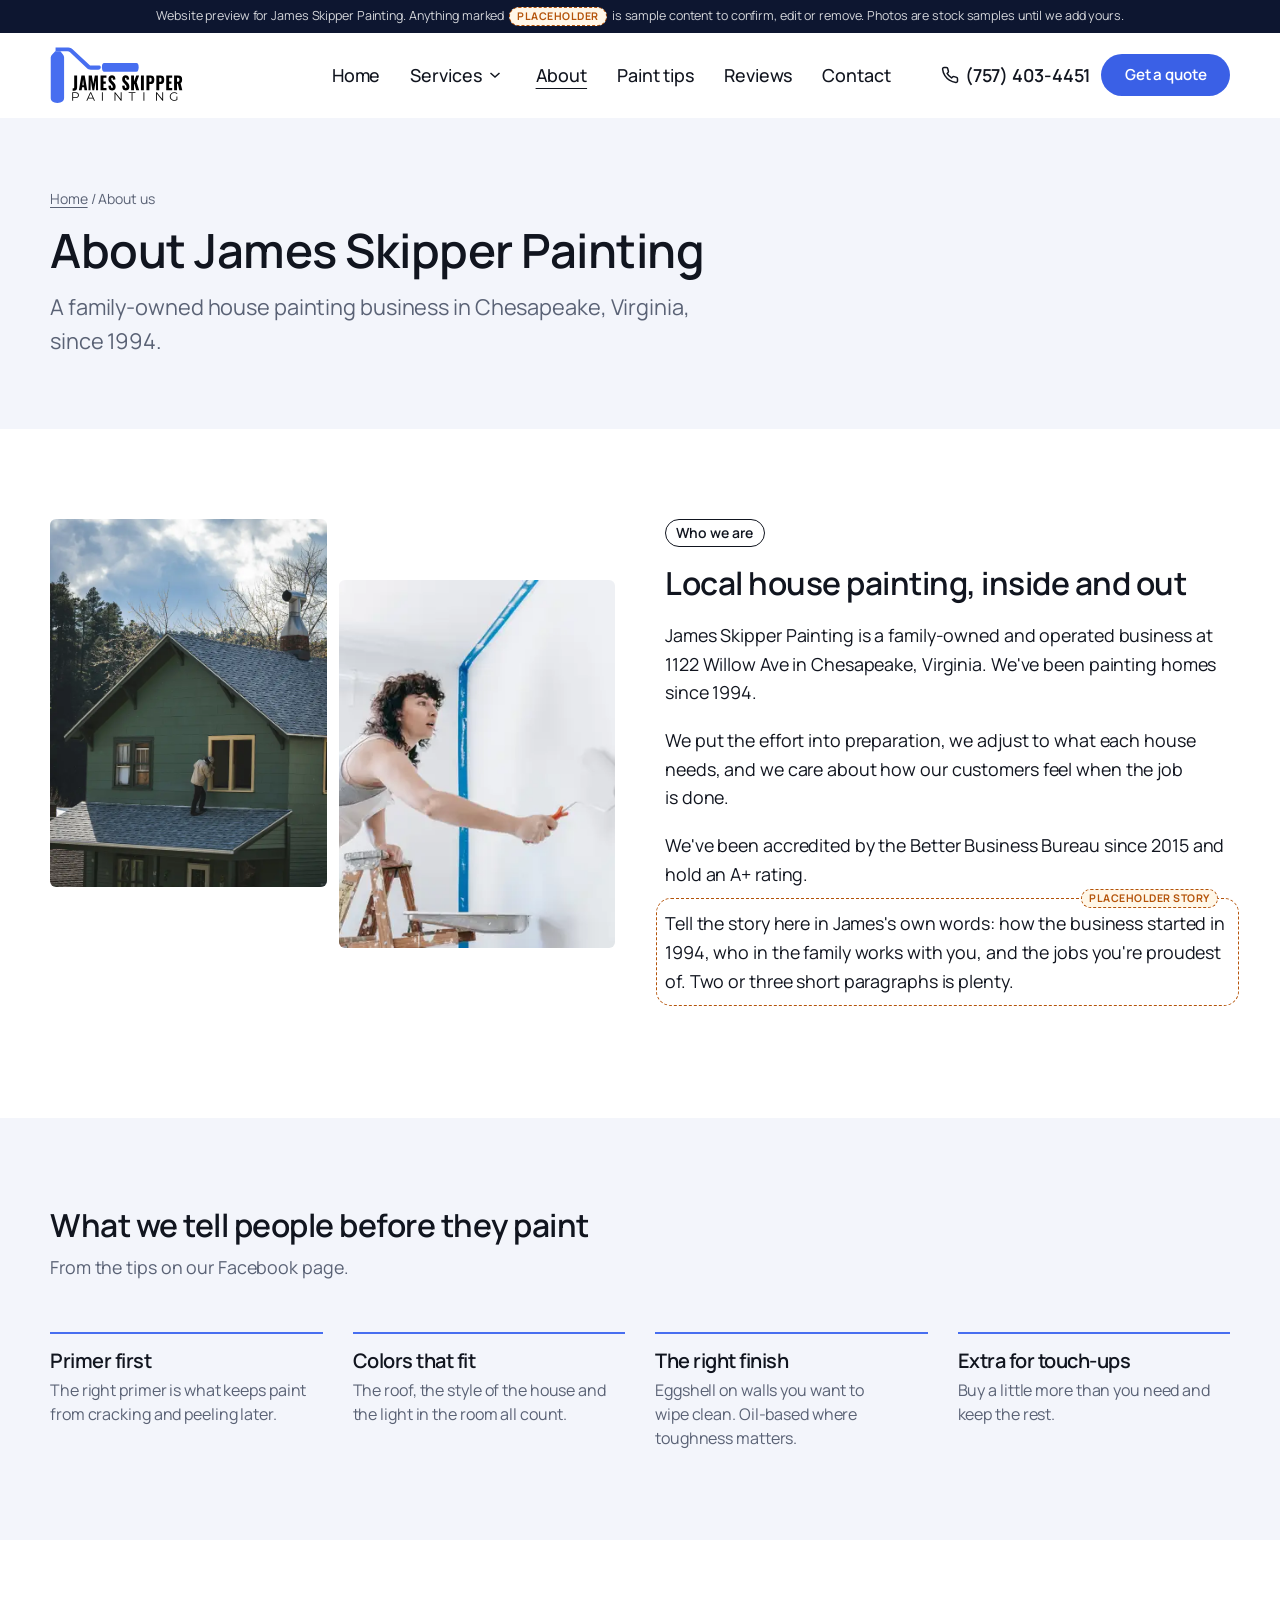
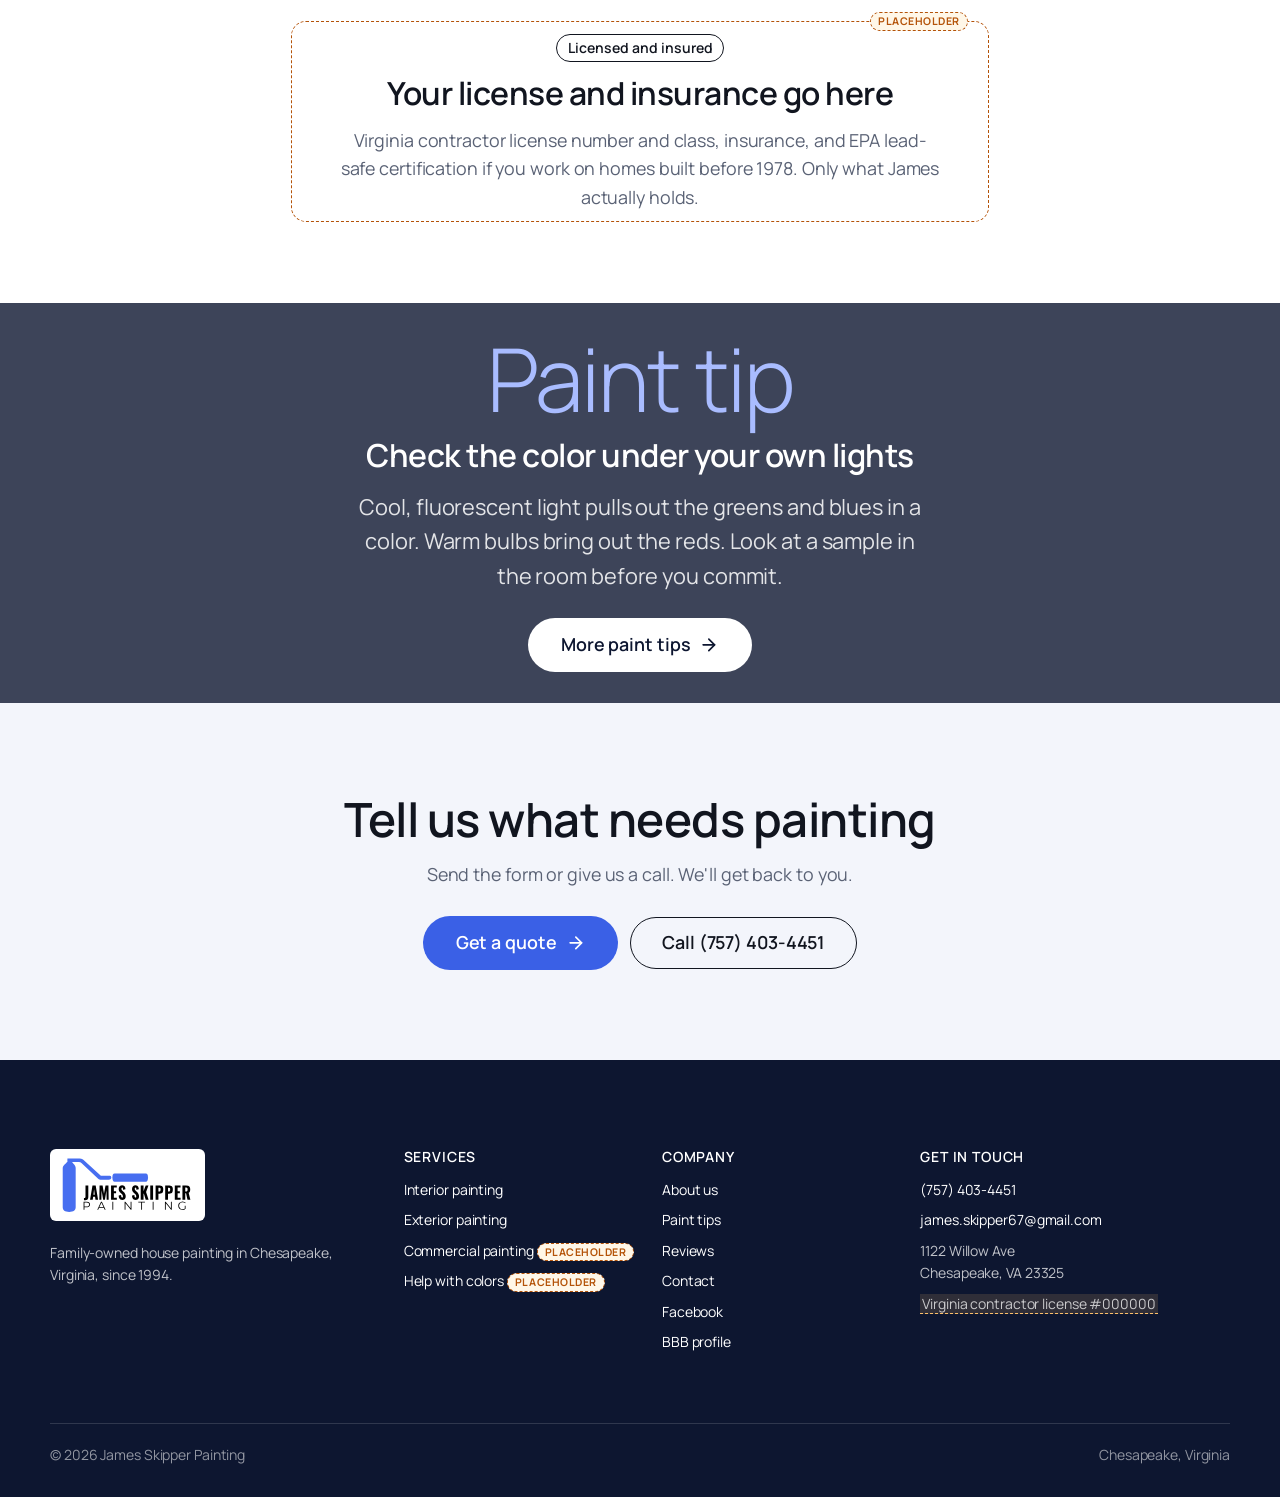
<file: about-us/index.html>
<!doctype html>
<html lang="en-US">
<head>
<meta charset="UTF-8">
<meta name="viewport" content="width=device-width, initial-scale=1">
<title>About Us | James Skipper Painting, Chesapeake VA</title>
<meta name="description" content="A family-owned house painting business in Chesapeake, Virginia, since 1994.">
<!-- Prototype preview. Remove this noindex line at launch. -->
<meta name="robots" content="noindex, nofollow">
<meta name="theme-color" content="#0d1630">
<meta property="og:type" content="website">
<meta property="og:title" content="About Us | James Skipper Painting, Chesapeake VA">
<meta property="og:description" content="A family-owned house painting business in Chesapeake, Virginia, since 1994.">
<meta property="og:url" content="https://jamesskipper.whitephoenixconsulting.com/about-us/">
<meta property="og:image" content="https://jamesskipper.whitephoenixconsulting.com/assets/img/og-image.jpg">
<meta name="twitter:card" content="summary_large_image">
<link rel="icon" type="image/png" href="../assets/img/favicon-32.png">
<link rel="apple-touch-icon" href="../assets/img/apple-touch-icon.png">
<link rel="preconnect" href="https://fonts.googleapis.com">
<link rel="preconnect" href="https://fonts.gstatic.com" crossorigin>
<link rel="stylesheet" href="https://fonts.googleapis.com/css2?family=Manrope:wght@300..800&amp;display=swap">
<link rel="stylesheet" id="wp-block-library-css" href="../assets/css/wp-blocks.css?ver=11.2.0">
<link rel="stylesheet" id="theme-style-css" href="../assets/css/site.css?ver=1eadf38a">
<meta name="site-build" content="20261008004043">
<script>document.documentElement.classList.add("js");</script>
<script>(function(){if(!window.fetch)return;fetch("../version.json",{cache:"no-store"}).then(function(r){return r.json()}).then(function(v){if(v.build&&v.build!=="20261008004043"){var k="reload-"+v.build;try{if(sessionStorage.getItem(k))return;sessionStorage.setItem(k,"1")}catch(e){}location.reload()}}).catch(function(){})})();</script>
<script type="speculationrules">{"prerender": [{"source": "document", "where": {"and": [{"href_matches": "/*"}, {"not": {"href_matches": "/*\\?*"}}, {"not": {"selector_matches": "a[rel~=nofollow]"}}]}, "eagerness": "moderate"}]}</script>
<script src="../assets/js/site.js?ver=d220d896" defer></script>
</head>
<body class="page has-mobile-actions">
<div class="wp-site-blocks">
<a class="skip-link screen-reader-text" href="#wp--skip-link--target">Skip to content</a>
<div class="preview-bar" role="note">Website preview for James Skipper Painting. Anything marked <span class="ph-chip" title="Placeholder: sample content. James Skipper Painting can confirm, edit or remove it.">Placeholder</span> is sample content to confirm, edit or remove. <span class="preview-bar__more">Photos are stock samples until we add yours.</span></div>
<header class="wp-block-template-part site-header has-global-padding">
  <div class="site-header__inner">
    <div class="wp-block-site-logo"><a href="../" rel="home" aria-label="James Skipper Painting, home"><img src="../assets/img/logo.svg" width="182" height="78" alt="James Skipper Painting"></a></div>
    <nav class="wp-block-navigation" aria-label="Main"><ul class="wp-block-navigation__container"><li class="wp-block-navigation-item"><a class="wp-block-navigation-item__content" href="../">Home</a></li><li class="wp-block-navigation-item has-child open-on-hover-click wp-block-navigation-submenu has-mega-menu"><a class="wp-block-navigation-item__content" href="../services/">Services</a><button class="wp-block-navigation__submenu-icon wp-block-navigation-submenu__toggle" type="button" aria-expanded="false" aria-controls="mega-services" aria-label="Services submenu"><svg xmlns="http://www.w3.org/2000/svg" width="12" height="12" viewBox="0 0 12 12" fill="none" aria-hidden="true" focusable="false"><path d="M1.50002 4L6.00002 8L10.5 4" stroke-width="1.5"></path></svg></button><div class="mega-menu" id="mega-services"><div class="mega-menu__inner"><div class="mega-menu__grid"><a class="mega-card" href="../services/#interior-painting"><span class="mega-card__media"><img src="../assets/img/interior-640.webp" width="640" height="427" alt="" loading="lazy" decoding="async"></span><span class="mega-card__title">Interior painting</span><span class="mega-card__text">Walls, ceilings and trim, with a color and finish that suit the room.</span></a><a class="mega-card" href="../services/#exterior-painting"><span class="mega-card__media"><img src="../assets/img/exterior-640.webp" width="640" height="427" alt="" loading="lazy" decoding="async"></span><span class="mega-card__title">Exterior painting</span><span class="mega-card__text">Siding and trim repainted, so you can stay off the ladder.</span></a><a class="mega-card" href="../services/#commercial-painting"><span class="mega-card__media"><img src="../assets/img/commercial-640.webp" width="640" height="427" alt="" loading="lazy" decoding="async"><span class="ph-chip" title="Placeholder: sample content. James Skipper Painting can confirm, edit or remove it.">Placeholder</span></span><span class="mega-card__title">Commercial painting</span><span class="mega-card__text">Offices, shops and rental units, inside and out.</span></a><a class="mega-card" href="../services/#color-advice"><span class="mega-card__media"><img src="../assets/img/color-640.webp" width="640" height="427" alt="" loading="lazy" decoding="async"><span class="ph-chip" title="Placeholder: sample content. James Skipper Painting can confirm, edit or remove it.">Placeholder</span></span><span class="mega-card__title">Help with colors</span><span class="mega-card__text">Colors that work with your roof, your lighting and the size of the room.</span></a></div><div class="mega-menu__foot"><span><strong>Also ask about:</strong> <span class="ph" title="Placeholder: sample content. James Skipper Painting can confirm, edit or remove it.">Cabinet painting, deck and fence staining, drywall patching, pressure washing</span> <span class="ph-chip" title="Placeholder: sample content. James Skipper Painting can confirm, edit or remove it.">Placeholder</span></span><a class="more-link" href="../services/">All services <svg xmlns="http://www.w3.org/2000/svg" viewBox="0 0 24 24" fill="none" stroke="currentColor" stroke-width="2" stroke-linecap="round" stroke-linejoin="round" aria-hidden="true" focusable="false"><path d="M5 12h14"/><path d="m12 5 7 7-7 7"/></svg></a></div></div></div></li><li class="wp-block-navigation-item"><a class="wp-block-navigation-item__content" href="../about-us/" aria-current="page">About</a></li><li class="wp-block-navigation-item"><a class="wp-block-navigation-item__content" href="../paint-tips/">Paint tips</a></li><li class="wp-block-navigation-item"><a class="wp-block-navigation-item__content" href="../reviews/">Reviews</a></li><li class="wp-block-navigation-item"><a class="wp-block-navigation-item__content" href="../contact-us/">Contact</a></li></ul></nav>
    <div class="header-tools">
      <a class="header-phone" href="tel:+17574034451"><svg width="18" height="18" xmlns="http://www.w3.org/2000/svg" viewBox="0 0 24 24" fill="none" stroke="currentColor" stroke-width="2" stroke-linecap="round" stroke-linejoin="round" aria-hidden="true" focusable="false"><path d="M22 16.92v3a2 2 0 0 1-2.18 2 19.79 19.79 0 0 1-8.63-3.07 19.5 19.5 0 0 1-6-6 19.79 19.79 0 0 1-3.07-8.67A2 2 0 0 1 4.11 2h3a2 2 0 0 1 2 1.72c.13.96.36 1.9.7 2.81a2 2 0 0 1-.45 2.11L8.09 9.91a16 16 0 0 0 6 6l1.27-1.27a2 2 0 0 1 2.11-.45c.91.34 1.85.57 2.81.7A2 2 0 0 1 22 16.92z"/></svg>(757) 403-4451</a>
      <a class="icon-button header-call" href="tel:+17574034451" aria-label="Call (757) 403-4451"><svg xmlns="http://www.w3.org/2000/svg" viewBox="0 0 24 24" fill="none" stroke="currentColor" stroke-width="2" stroke-linecap="round" stroke-linejoin="round" aria-hidden="true" focusable="false"><path d="M22 16.92v3a2 2 0 0 1-2.18 2 19.79 19.79 0 0 1-8.63-3.07 19.5 19.5 0 0 1-6-6 19.79 19.79 0 0 1-3.07-8.67A2 2 0 0 1 4.11 2h3a2 2 0 0 1 2 1.72c.13.96.36 1.9.7 2.81a2 2 0 0 1-.45 2.11L8.09 9.91a16 16 0 0 0 6 6l1.27-1.27a2 2 0 0 1 2.11-.45c.91.34 1.85.57 2.81.7A2 2 0 0 1 22 16.92z"/></svg></a>
      <div class="wp-block-button header-quote"><a class="wp-block-button__link wp-element-button" href="../quote/">Get a quote</a></div>
      <button class="wp-block-navigation__responsive-container-open icon-button" type="button" aria-haspopup="dialog" aria-expanded="false" aria-label="Open menu"><svg xmlns="http://www.w3.org/2000/svg" viewBox="0 0 24 24" aria-hidden="true" focusable="false"><path fill="currentColor" d="M5 5v1.5h14V5H5zm0 7.8h14v-1.5H5v1.5zM5 19h14v-1.5H5V19z"/></svg></button>
    </div>
  </div>
  <div class="wp-block-navigation__responsive-container" role="dialog" aria-modal="true" aria-label="Menu">
    <button class="wp-block-navigation__responsive-container-close icon-button" type="button" aria-label="Close menu"><svg xmlns="http://www.w3.org/2000/svg" viewBox="0 0 24 24" aria-hidden="true" focusable="false"><path fill="currentColor" d="m13.06 12 6.47-6.47-1.06-1.06L12 10.94 5.53 4.47 4.47 5.53 10.94 12l-6.47 6.47 1.06 1.06L12 13.06l6.47 6.47 1.06-1.06L13.06 12Z"/></svg></button>
    <ul><li><a href="../">Home</a></li><li><a href="../services/">Services</a><ul class="overlay-sub"><li><a href="../services/#interior-painting">Interior painting</a></li><li><a href="../services/#exterior-painting">Exterior painting</a></li><li><a href="../services/#commercial-painting">Commercial painting</a></li><li><a href="../services/#color-advice">Help with colors</a></li></ul></li><li><a href="../about-us/" aria-current="page">About</a></li><li><a href="../paint-tips/">Paint tips</a></li><li><a href="../reviews/">Reviews</a></li><li><a href="../contact-us/">Contact</a></li></ul>
    <div class="wp-block-buttons is-layout-flex"><div class="wp-block-button"><a class="wp-block-button__link wp-element-button" href="../quote/">Get a quote</a></div><div class="wp-block-button is-style-outline"><a class="wp-block-button__link wp-element-button" href="tel:+17574034451">Call (757) 403-4451</a></div></div>
  </div>
</header>
<main class="wp-block-group" id="wp--skip-link--target">

<section class="wp-block-group alignfull page-banner has-global-padding">
  <div class="page-banner__inner">
    <nav class="breadcrumbs" aria-label="Breadcrumb"><a href="../">Home</a> / About us</nav>
    <h1 class="wp-block-heading">About James Skipper Painting</h1>
    <p class="lede">A family-owned house painting business in Chesapeake, Virginia, since 1994.</p>
  </div>
</section>
<section class="wp-block-group alignfull section has-global-padding">
  <div class="wp-block-columns alignwide wide is-layout-flex">
    <div class="wp-block-column wp-reveal">
      <div class="overlapped">
        <figure class="wp-block-image wp-lightbox-container"><img src="../assets/img/trim-1000.webp" srcset="../assets/img/trim-640.webp 640w, ../assets/img/trim-1000.webp 1000w, ../assets/img/trim-1400.webp 1400w" sizes="(min-width: 782px) 25vw, 50vw" width="1400" height="2062" alt="Painter working on the roof trim of a green house" loading="lazy" decoding="async"><button class="lightbox-trigger" type="button" aria-haspopup="dialog" aria-label="Enlarge: Painter working on the roof trim of a green house"><svg xmlns="http://www.w3.org/2000/svg" width="12" height="12" fill="none" viewBox="0 0 12 12" aria-hidden="true" focusable="false"><path fill="#fff" d="M2 0a2 2 0 0 0-2 2v2h1.5V2a.5.5 0 0 1 .5-.5h2V0H2Zm2 10.5H2a.5.5 0 0 1-.5-.5V8H0v2a2 2 0 0 0 2 2h2v-1.5ZM8 12v-1.5h2a.5.5 0 0 0 .5-.5V8H12v2a2 2 0 0 1-2 2H8Zm2-12a2 2 0 0 1 2 2v2h-1.5V2a.5.5 0 0 0-.5-.5H8V0h2Z"/></svg></button></figure>
        <figure class="wp-block-image wp-lightbox-container"><img src="../assets/img/interior-1000.webp" srcset="../assets/img/interior-640.webp 640w, ../assets/img/interior-1000.webp 1000w, ../assets/img/interior-1400.webp 1400w" sizes="(min-width: 782px) 25vw, 50vw" width="1400" height="933" alt="Painter rolling white paint onto an interior wall" loading="lazy" decoding="async"><button class="lightbox-trigger" type="button" aria-haspopup="dialog" aria-label="Enlarge: Painter rolling white paint onto an interior wall"><svg xmlns="http://www.w3.org/2000/svg" width="12" height="12" fill="none" viewBox="0 0 12 12" aria-hidden="true" focusable="false"><path fill="#fff" d="M2 0a2 2 0 0 0-2 2v2h1.5V2a.5.5 0 0 1 .5-.5h2V0H2Zm2 10.5H2a.5.5 0 0 1-.5-.5V8H0v2a2 2 0 0 0 2 2h2v-1.5ZM8 12v-1.5h2a.5.5 0 0 0 .5-.5V8H12v2a2 2 0 0 1-2 2H8Zm2-12a2 2 0 0 1 2 2v2h-1.5V2a.5.5 0 0 0-.5-.5H8V0h2Z"/></svg></button></figure>
      </div>
    </div>
    <div class="wp-block-column wp-reveal" style="--reveal-delay:.08s;display:grid;gap:var(--wp--style--block-gap);align-content:center">
      <span class="is-style-text-annotation">Who we are</span>
      <h2 class="wp-block-heading">Local house painting, inside and out</h2>
      <p>James Skipper Painting is a family-owned and operated business at 1122 Willow Ave in Chesapeake, Virginia. We've been painting homes since 1994.</p>
      <p>We put the effort into preparation, we adjust to what each house needs, and we care about how our customers feel when the job is done.</p>
      <p>We've been accredited by the Better Business Bureau since 2015 and hold an A+ rating.</p>
      <div class="is-placeholder ph-block">
        <span class="ph-chip ph-corner" title="Placeholder: sample content. James Skipper Painting can confirm, edit or remove it.">Placeholder story</span>
        <p>Tell the story here in James's own words: how the business started in 1994, who in the family works with you, and the jobs you're proudest of. Two or three short paragraphs is plenty.</p>
      </div>
    </div>
  </div>
</section>
<section class="wp-block-group alignfull section has-accent-5-background-color has-global-padding">
  <div class="wide">
    <div class="section-head wp-reveal"><h2 class="wp-block-heading">What we tell people before they paint</h2><p>From the tips on our Facebook page.</p></div>
    <div class="wp-block-group is-layout-grid columns-4"><div class="value-tile wp-reveal"><h3 class="wp-block-heading">Primer first</h3><p>The right primer is what keeps paint from cracking and peeling later.</p></div><div class="value-tile wp-reveal" style="--reveal-delay:0.08s"><h3 class="wp-block-heading">Colors that fit</h3><p>The roof, the style of the house and the light in the room all count.</p></div><div class="value-tile wp-reveal" style="--reveal-delay:0.16s"><h3 class="wp-block-heading">The right finish</h3><p>Eggshell on walls you want to wipe clean. Oil-based where toughness matters.</p></div><div class="value-tile wp-reveal" style="--reveal-delay:0.24s"><h3 class="wp-block-heading">Extra for touch-ups</h3><p>Buy a little more than you need and keep the rest.</p></div></div>
  </div>
</section>
<section class="wp-block-group alignfull section has-global-padding">
  <div class="wp-block-group has-text-align-center wp-reveal is-placeholder ph-block" style="max-width:680px;margin:0 auto">
    <span class="ph-chip ph-corner" title="Placeholder: sample content. James Skipper Painting can confirm, edit or remove it.">Placeholder</span>
    <span class="is-style-text-annotation">Licensed and insured</span>
    <h2 class="wp-block-heading" style="margin-top:14px">Your license and insurance go here</h2>
    <p style="margin-top:14px;color:var(--wp--preset--color--accent-4)">Virginia contractor license number and class, insurance, and EPA lead-safe certification if you work on homes built before 1978. Only what James actually holds.</p>
  </div>
</section>
<div class="wp-block-cover alignfull has-parallax band-cover" style="min-height:400px">
  <div role="img" aria-label="A living room with cream walls and a white brick fireplace" class="wp-block-cover__image-background has-parallax" style="background-position:50% 50%;background-image:url(../assets/img/cover-1920.webp)"></div>
  <span aria-hidden="true" class="wp-block-cover__background has-background-dim-80 has-background-dim" style="background-color:#0d1630"></span>
  <div class="wp-block-cover__inner-container has-text-align-center wp-reveal">
    <span class="band-kicker">Paint tip</span>
    <h2 class="wp-block-heading">Check the color under your own lights</h2>
    <p>Cool, fluorescent light pulls out the greens and blues in a color. Warm bulbs bring out the reds. Look at a sample in the room before you commit.</p>
    <div class="wp-block-buttons is-layout-flex is-content-justification-center"><div class="wp-block-button is-style-light"><a class="wp-block-button__link wp-element-button" href="../paint-tips/">More paint tips<svg xmlns="http://www.w3.org/2000/svg" viewBox="0 0 24 24" fill="none" stroke="currentColor" stroke-width="2" stroke-linecap="round" stroke-linejoin="round" aria-hidden="true" focusable="false"><path d="M5 12h14"/><path d="m12 5 7 7-7 7"/></svg></a></div></div>
  </div>
</div>
<section class="wp-block-group alignfull section has-accent-5-background-color has-global-padding">
  <div class="wp-block-group has-text-align-center wp-reveal" style="max-width:680px;margin:0 auto">
    <h2 class="wp-block-heading has-text-align-center" style="font-size:var(--wp--preset--font-size--xx-large)">Tell us what needs painting</h2>
    <p class="has-text-align-center" style="margin-top:14px;color:var(--wp--preset--color--accent-4)">Send the form or give us a call. We'll get back to you.</p>
    <div style="margin-top:28px"><div class="wp-block-buttons is-layout-flex is-content-justification-center"><div class="wp-block-button"><a class="wp-block-button__link wp-element-button" href="../quote/">Get a quote<svg xmlns="http://www.w3.org/2000/svg" viewBox="0 0 24 24" fill="none" stroke="currentColor" stroke-width="2" stroke-linecap="round" stroke-linejoin="round" aria-hidden="true" focusable="false"><path d="M5 12h14"/><path d="m12 5 7 7-7 7"/></svg></a></div><div class="wp-block-button is-style-outline"><a class="wp-block-button__link wp-element-button" href="tel:+17574034451">Call (757) 403-4451</a></div></div></div>
  </div>
</section>

</main>
<footer class="wp-block-template-part site-footer has-global-padding">
  <div class="site-footer__inner">
    <div class="footer-top">
      <div class="footer-brand">
        <a class="footer-logo" href="../"><img src="../assets/img/logo.svg" width="182" height="78" alt="James Skipper Painting" loading="lazy"></a>
        <p>Family-owned house painting in Chesapeake, Virginia, since 1994.</p>
      </div>
      <div>
        <h2>Services</h2>
        <ul><li><a href="../services/#interior-painting">Interior painting</a></li><li><a href="../services/#exterior-painting">Exterior painting</a></li><li><a href="../services/#commercial-painting">Commercial painting</a> <span class="ph-chip" title="Placeholder: sample content. James Skipper Painting can confirm, edit or remove it.">Placeholder</span></li><li><a href="../services/#color-advice">Help with colors</a> <span class="ph-chip" title="Placeholder: sample content. James Skipper Painting can confirm, edit or remove it.">Placeholder</span></li></ul>
      </div>
      <div>
        <h2>Company</h2>
        <ul>
          <li><a href="../about-us/">About us</a></li>
          <li><a href="../paint-tips/">Paint tips</a></li>
          <li><a href="../reviews/">Reviews</a></li>
          <li><a href="../contact-us/">Contact</a></li>
          <li><a href="https://www.facebook.com/people/James-Skipper-Painting/100089586026542/" target="_blank" rel="noopener">Facebook</a></li>
          <li><a href="https://www.bbb.org/us/va/chesapeake/profile/painting-contractors/james-skipper-painting-0583-90042634" target="_blank" rel="noopener">BBB profile</a></li>
        </ul>
      </div>
      <div>
        <h2>Get in touch</h2>
        <ul>
          <li><a href="tel:+17574034451">(757) 403-4451</a></li>
          <li><a href="mailto:james.skipper67@gmail.com">james.skipper67@gmail.com</a></li>
          <li>1122 Willow Ave<br>Chesapeake, VA 23325</li>
          <li><span class="ph" title="Placeholder: sample content. James Skipper Painting can confirm, edit or remove it.">Virginia contractor license #000000</span></li>
        </ul>
      </div>
    </div>
    <div class="footer-bottom"><p>&copy; <span data-year>2026</span> James Skipper Painting</p><p>Chesapeake, Virginia</p></div>
  </div>
</footer>
</div>
<div class="mobile-actions" role="region" aria-label="Quick actions">
  <div class="wp-block-button is-style-outline"><a class="wp-block-button__link wp-element-button" href="tel:+17574034451"><svg xmlns="http://www.w3.org/2000/svg" viewBox="0 0 24 24" fill="none" stroke="currentColor" stroke-width="2" stroke-linecap="round" stroke-linejoin="round" aria-hidden="true" focusable="false"><path d="M22 16.92v3a2 2 0 0 1-2.18 2 19.79 19.79 0 0 1-8.63-3.07 19.5 19.5 0 0 1-6-6 19.79 19.79 0 0 1-3.07-8.67A2 2 0 0 1 4.11 2h3a2 2 0 0 1 2 1.72c.13.96.36 1.9.7 2.81a2 2 0 0 1-.45 2.11L8.09 9.91a16 16 0 0 0 6 6l1.27-1.27a2 2 0 0 1 2.11-.45c.91.34 1.85.57 2.81.7A2 2 0 0 1 22 16.92z"/></svg>Call</a></div>
  <div class="wp-block-button"><a class="wp-block-button__link wp-element-button" href="../quote/">Get a quote<svg xmlns="http://www.w3.org/2000/svg" viewBox="0 0 24 24" fill="none" stroke="currentColor" stroke-width="2" stroke-linecap="round" stroke-linejoin="round" aria-hidden="true" focusable="false"><path d="M5 12h14"/><path d="m12 5 7 7-7 7"/></svg></a></div>
</div>
</body>
</html>
</file>
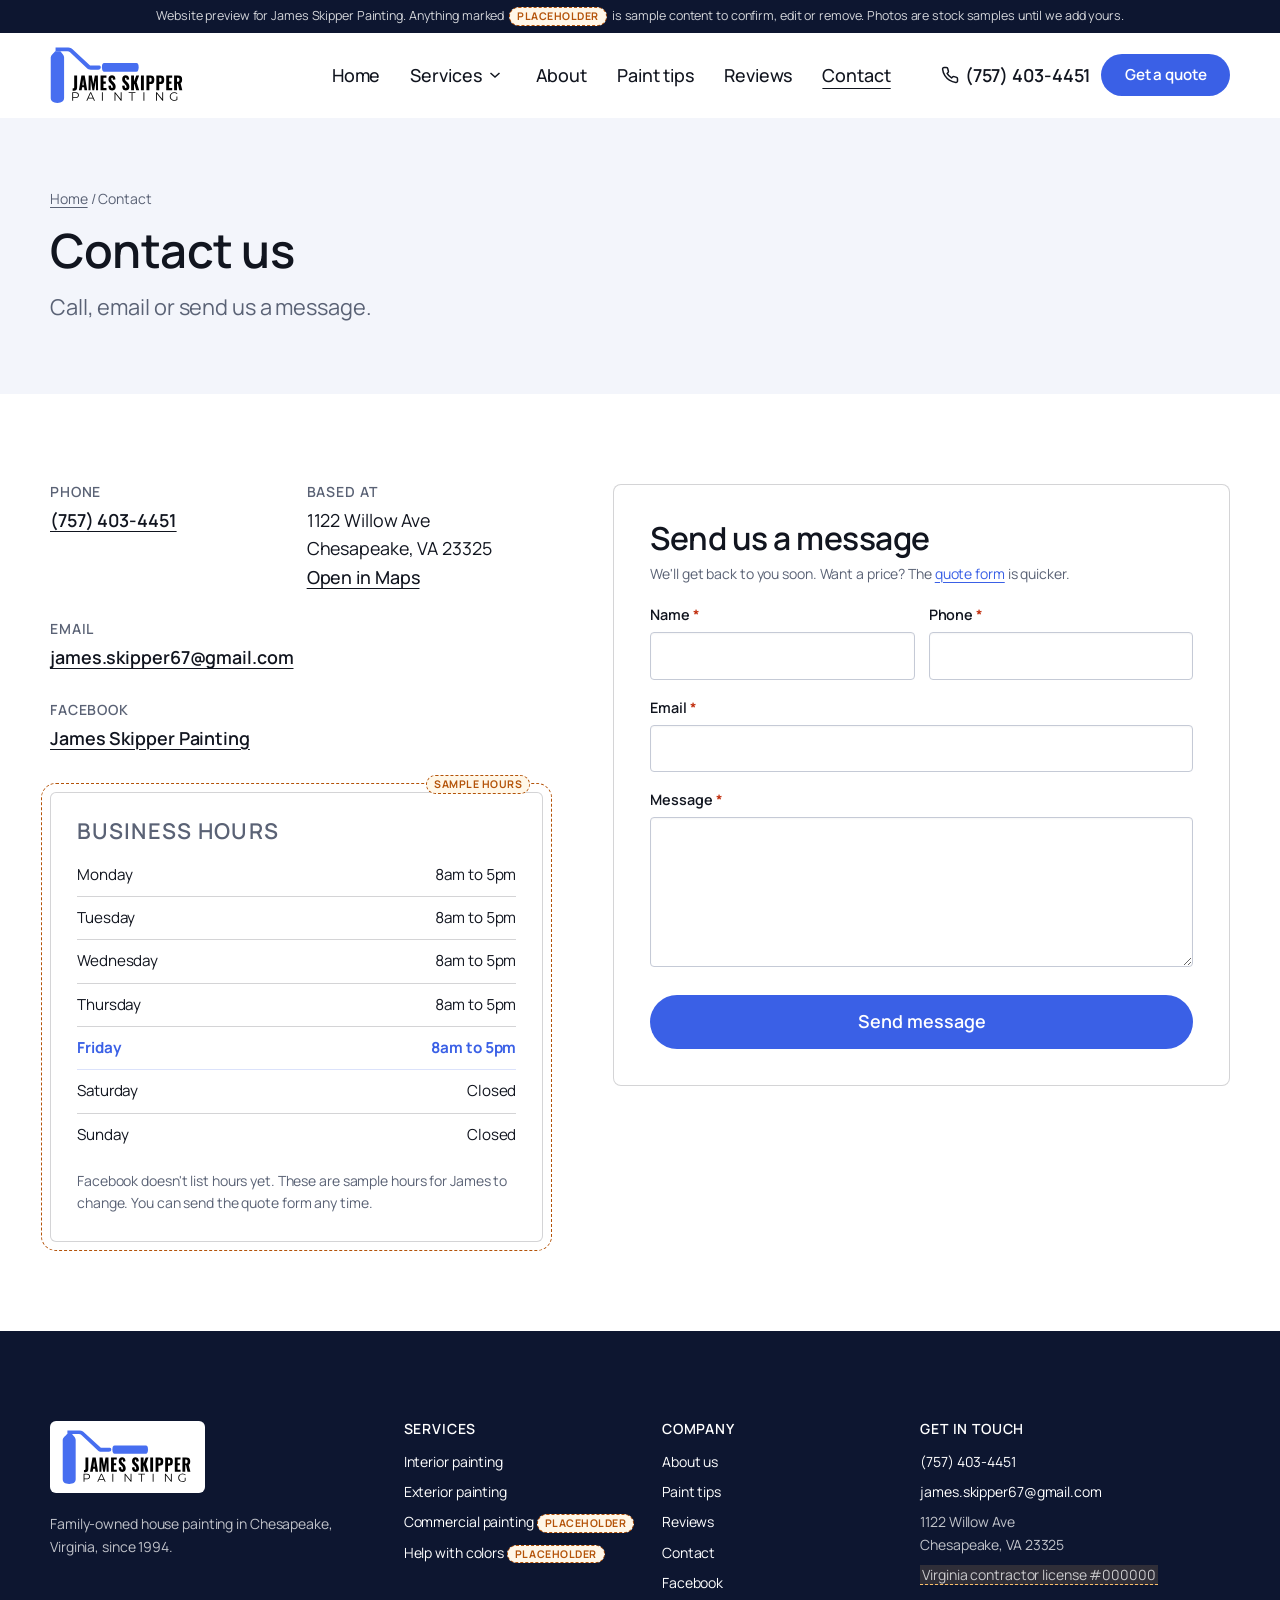
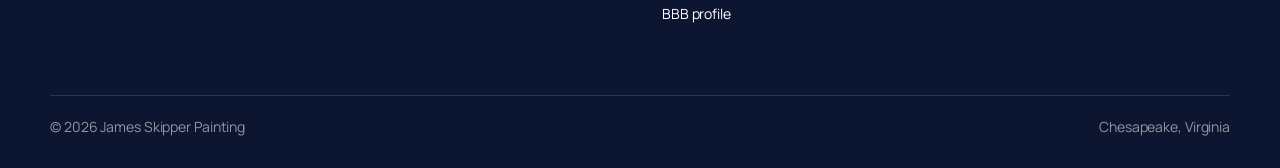
<file: contact-us/index.html>
<!doctype html>
<html lang="en-US">
<head>
<meta charset="UTF-8">
<meta name="viewport" content="width=device-width, initial-scale=1">
<title>Contact Us | James Skipper Painting | (757) 403-4451</title>
<meta name="description" content="Call (757) 403-4451, email james.skipper67@gmail.com or send a message.">
<!-- Prototype preview. Remove this noindex line at launch. -->
<meta name="robots" content="noindex, nofollow">
<meta name="theme-color" content="#0d1630">
<meta property="og:type" content="website">
<meta property="og:title" content="Contact Us | James Skipper Painting | (757) 403-4451">
<meta property="og:description" content="Call (757) 403-4451, email james.skipper67@gmail.com or send a message.">
<meta property="og:url" content="https://jamesskipper.whitephoenixconsulting.com/contact-us/">
<meta property="og:image" content="https://jamesskipper.whitephoenixconsulting.com/assets/img/og-image.jpg">
<meta name="twitter:card" content="summary_large_image">
<link rel="icon" type="image/png" href="../assets/img/favicon-32.png">
<link rel="apple-touch-icon" href="../assets/img/apple-touch-icon.png">
<link rel="preconnect" href="https://fonts.googleapis.com">
<link rel="preconnect" href="https://fonts.gstatic.com" crossorigin>
<link rel="stylesheet" href="https://fonts.googleapis.com/css2?family=Manrope:wght@300..800&amp;display=swap">
<link rel="stylesheet" id="wp-block-library-css" href="../assets/css/wp-blocks.css?ver=11.2.0">
<link rel="stylesheet" id="theme-style-css" href="../assets/css/site.css?ver=1eadf38a">
<meta name="site-build" content="20261008004043">
<script>document.documentElement.classList.add("js");</script>
<script>(function(){if(!window.fetch)return;fetch("../version.json",{cache:"no-store"}).then(function(r){return r.json()}).then(function(v){if(v.build&&v.build!=="20261008004043"){var k="reload-"+v.build;try{if(sessionStorage.getItem(k))return;sessionStorage.setItem(k,"1")}catch(e){}location.reload()}}).catch(function(){})})();</script>
<script type="speculationrules">{"prerender": [{"source": "document", "where": {"and": [{"href_matches": "/*"}, {"not": {"href_matches": "/*\\?*"}}, {"not": {"selector_matches": "a[rel~=nofollow]"}}]}, "eagerness": "moderate"}]}</script>
<script src="../assets/js/site.js?ver=d220d896" defer></script>
</head>
<body class="page has-mobile-actions">
<div class="wp-site-blocks">
<a class="skip-link screen-reader-text" href="#wp--skip-link--target">Skip to content</a>
<div class="preview-bar" role="note">Website preview for James Skipper Painting. Anything marked <span class="ph-chip" title="Placeholder: sample content. James Skipper Painting can confirm, edit or remove it.">Placeholder</span> is sample content to confirm, edit or remove. <span class="preview-bar__more">Photos are stock samples until we add yours.</span></div>
<header class="wp-block-template-part site-header has-global-padding">
  <div class="site-header__inner">
    <div class="wp-block-site-logo"><a href="../" rel="home" aria-label="James Skipper Painting, home"><img src="../assets/img/logo.svg" width="182" height="78" alt="James Skipper Painting"></a></div>
    <nav class="wp-block-navigation" aria-label="Main"><ul class="wp-block-navigation__container"><li class="wp-block-navigation-item"><a class="wp-block-navigation-item__content" href="../">Home</a></li><li class="wp-block-navigation-item has-child open-on-hover-click wp-block-navigation-submenu has-mega-menu"><a class="wp-block-navigation-item__content" href="../services/">Services</a><button class="wp-block-navigation__submenu-icon wp-block-navigation-submenu__toggle" type="button" aria-expanded="false" aria-controls="mega-services" aria-label="Services submenu"><svg xmlns="http://www.w3.org/2000/svg" width="12" height="12" viewBox="0 0 12 12" fill="none" aria-hidden="true" focusable="false"><path d="M1.50002 4L6.00002 8L10.5 4" stroke-width="1.5"></path></svg></button><div class="mega-menu" id="mega-services"><div class="mega-menu__inner"><div class="mega-menu__grid"><a class="mega-card" href="../services/#interior-painting"><span class="mega-card__media"><img src="../assets/img/interior-640.webp" width="640" height="427" alt="" loading="lazy" decoding="async"></span><span class="mega-card__title">Interior painting</span><span class="mega-card__text">Walls, ceilings and trim, with a color and finish that suit the room.</span></a><a class="mega-card" href="../services/#exterior-painting"><span class="mega-card__media"><img src="../assets/img/exterior-640.webp" width="640" height="427" alt="" loading="lazy" decoding="async"></span><span class="mega-card__title">Exterior painting</span><span class="mega-card__text">Siding and trim repainted, so you can stay off the ladder.</span></a><a class="mega-card" href="../services/#commercial-painting"><span class="mega-card__media"><img src="../assets/img/commercial-640.webp" width="640" height="427" alt="" loading="lazy" decoding="async"><span class="ph-chip" title="Placeholder: sample content. James Skipper Painting can confirm, edit or remove it.">Placeholder</span></span><span class="mega-card__title">Commercial painting</span><span class="mega-card__text">Offices, shops and rental units, inside and out.</span></a><a class="mega-card" href="../services/#color-advice"><span class="mega-card__media"><img src="../assets/img/color-640.webp" width="640" height="427" alt="" loading="lazy" decoding="async"><span class="ph-chip" title="Placeholder: sample content. James Skipper Painting can confirm, edit or remove it.">Placeholder</span></span><span class="mega-card__title">Help with colors</span><span class="mega-card__text">Colors that work with your roof, your lighting and the size of the room.</span></a></div><div class="mega-menu__foot"><span><strong>Also ask about:</strong> <span class="ph" title="Placeholder: sample content. James Skipper Painting can confirm, edit or remove it.">Cabinet painting, deck and fence staining, drywall patching, pressure washing</span> <span class="ph-chip" title="Placeholder: sample content. James Skipper Painting can confirm, edit or remove it.">Placeholder</span></span><a class="more-link" href="../services/">All services <svg xmlns="http://www.w3.org/2000/svg" viewBox="0 0 24 24" fill="none" stroke="currentColor" stroke-width="2" stroke-linecap="round" stroke-linejoin="round" aria-hidden="true" focusable="false"><path d="M5 12h14"/><path d="m12 5 7 7-7 7"/></svg></a></div></div></div></li><li class="wp-block-navigation-item"><a class="wp-block-navigation-item__content" href="../about-us/">About</a></li><li class="wp-block-navigation-item"><a class="wp-block-navigation-item__content" href="../paint-tips/">Paint tips</a></li><li class="wp-block-navigation-item"><a class="wp-block-navigation-item__content" href="../reviews/">Reviews</a></li><li class="wp-block-navigation-item"><a class="wp-block-navigation-item__content" href="../contact-us/" aria-current="page">Contact</a></li></ul></nav>
    <div class="header-tools">
      <a class="header-phone" href="tel:+17574034451"><svg width="18" height="18" xmlns="http://www.w3.org/2000/svg" viewBox="0 0 24 24" fill="none" stroke="currentColor" stroke-width="2" stroke-linecap="round" stroke-linejoin="round" aria-hidden="true" focusable="false"><path d="M22 16.92v3a2 2 0 0 1-2.18 2 19.79 19.79 0 0 1-8.63-3.07 19.5 19.5 0 0 1-6-6 19.79 19.79 0 0 1-3.07-8.67A2 2 0 0 1 4.11 2h3a2 2 0 0 1 2 1.72c.13.96.36 1.9.7 2.81a2 2 0 0 1-.45 2.11L8.09 9.91a16 16 0 0 0 6 6l1.27-1.27a2 2 0 0 1 2.11-.45c.91.34 1.85.57 2.81.7A2 2 0 0 1 22 16.92z"/></svg>(757) 403-4451</a>
      <a class="icon-button header-call" href="tel:+17574034451" aria-label="Call (757) 403-4451"><svg xmlns="http://www.w3.org/2000/svg" viewBox="0 0 24 24" fill="none" stroke="currentColor" stroke-width="2" stroke-linecap="round" stroke-linejoin="round" aria-hidden="true" focusable="false"><path d="M22 16.92v3a2 2 0 0 1-2.18 2 19.79 19.79 0 0 1-8.63-3.07 19.5 19.5 0 0 1-6-6 19.79 19.79 0 0 1-3.07-8.67A2 2 0 0 1 4.11 2h3a2 2 0 0 1 2 1.72c.13.96.36 1.9.7 2.81a2 2 0 0 1-.45 2.11L8.09 9.91a16 16 0 0 0 6 6l1.27-1.27a2 2 0 0 1 2.11-.45c.91.34 1.85.57 2.81.7A2 2 0 0 1 22 16.92z"/></svg></a>
      <div class="wp-block-button header-quote"><a class="wp-block-button__link wp-element-button" href="../quote/">Get a quote</a></div>
      <button class="wp-block-navigation__responsive-container-open icon-button" type="button" aria-haspopup="dialog" aria-expanded="false" aria-label="Open menu"><svg xmlns="http://www.w3.org/2000/svg" viewBox="0 0 24 24" aria-hidden="true" focusable="false"><path fill="currentColor" d="M5 5v1.5h14V5H5zm0 7.8h14v-1.5H5v1.5zM5 19h14v-1.5H5V19z"/></svg></button>
    </div>
  </div>
  <div class="wp-block-navigation__responsive-container" role="dialog" aria-modal="true" aria-label="Menu">
    <button class="wp-block-navigation__responsive-container-close icon-button" type="button" aria-label="Close menu"><svg xmlns="http://www.w3.org/2000/svg" viewBox="0 0 24 24" aria-hidden="true" focusable="false"><path fill="currentColor" d="m13.06 12 6.47-6.47-1.06-1.06L12 10.94 5.53 4.47 4.47 5.53 10.94 12l-6.47 6.47 1.06 1.06L12 13.06l6.47 6.47 1.06-1.06L13.06 12Z"/></svg></button>
    <ul><li><a href="../">Home</a></li><li><a href="../services/">Services</a><ul class="overlay-sub"><li><a href="../services/#interior-painting">Interior painting</a></li><li><a href="../services/#exterior-painting">Exterior painting</a></li><li><a href="../services/#commercial-painting">Commercial painting</a></li><li><a href="../services/#color-advice">Help with colors</a></li></ul></li><li><a href="../about-us/">About</a></li><li><a href="../paint-tips/">Paint tips</a></li><li><a href="../reviews/">Reviews</a></li><li><a href="../contact-us/" aria-current="page">Contact</a></li></ul>
    <div class="wp-block-buttons is-layout-flex"><div class="wp-block-button"><a class="wp-block-button__link wp-element-button" href="../quote/">Get a quote</a></div><div class="wp-block-button is-style-outline"><a class="wp-block-button__link wp-element-button" href="tel:+17574034451">Call (757) 403-4451</a></div></div>
  </div>
</header>
<main class="wp-block-group" id="wp--skip-link--target">

<section class="wp-block-group alignfull page-banner has-global-padding">
  <div class="page-banner__inner">
    <nav class="breadcrumbs" aria-label="Breadcrumb"><a href="../">Home</a> / Contact</nav>
    <h1 class="wp-block-heading">Contact us</h1>
    <p class="lede">Call, email or send us a message.</p>
  </div>
</section>
<section class="wp-block-group alignfull section has-global-padding">
  <div class="contact-layout wide">
    <div class="contact-cols wp-reveal">
      <div><h3 class="wp-block-heading">Phone</h3><p><a href="tel:+17574034451">(757) 403-4451</a></p></div>
      <div><h3 class="wp-block-heading">Based at</h3><p>1122 Willow Ave<br>Chesapeake, VA 23325<br><a href="https://www.google.com/maps/search/?api=1&query=1122+Willow+Ave%2C+Chesapeake%2C+VA+23325" target="_blank" rel="noopener" style="font-weight:500">Open in Maps</a></p></div>
      <div class="span-2"><h3 class="wp-block-heading">Email</h3><p><a href="mailto:james.skipper67@gmail.com">james.skipper67@gmail.com</a></p></div>
      <div class="span-2"><h3 class="wp-block-heading">Facebook</h3><p><a href="https://www.facebook.com/people/James-Skipper-Painting/100089586026542/" target="_blank" rel="noopener">James Skipper Painting</a></p></div>
      <div class="span-2"><div class="hours-card is-placeholder hours-card--flat">
        <span class="ph-chip ph-corner" title="Placeholder: sample content. James Skipper Painting can confirm, edit or remove it.">Sample hours</span>
        <h3 class="wp-block-heading">Business hours</h3>
        <table class="hours-table"><caption class="screen-reader-text">Business hours (sample)</caption><tr data-day="Monday"><td>Monday</td><td>8am to 5pm</td></tr><tr data-day="Tuesday"><td>Tuesday</td><td>8am to 5pm</td></tr><tr data-day="Wednesday"><td>Wednesday</td><td>8am to 5pm</td></tr><tr data-day="Thursday"><td>Thursday</td><td>8am to 5pm</td></tr><tr data-day="Friday"><td>Friday</td><td>8am to 5pm</td></tr><tr data-day="Saturday"><td>Saturday</td><td>Closed</td></tr><tr data-day="Sunday"><td>Sunday</td><td>Closed</td></tr></table>
        <p class="hours-card__note">Facebook doesn't list hours yet. These are sample hours for James to change. You can send the quote form any time.</p>
      </div></div>
    </div>
    <div class="form-panel wp-reveal" style="--reveal-delay:0.08s">
      <div class="gform_wrapper">
        <div class="gform_heading"><h2 class="gform_title">Send us a message</h2><span class="gform_description">We'll get back to you soon. Want a price? The <a href="../quote/">quote form</a> is quicker.</span></div>
        <div class="gform_validation_errors" role="alert" hidden>There was a problem with your submission. Please review the fields below.</div>
        <form method="post" novalidate>
          <div class="gform_fields">
            <div class="gfield gfield--width-half stack-sm "><label class="gfield_label" for="c-name">Name<span class="gfield_required" aria-hidden="true">*</span></label><div class="ginput_container"><input id="c-name" name="name" type="text" autocomplete="name" required></div><div class="validation_message" aria-live="polite"></div></div>
            <div class="gfield gfield--width-half stack-sm "><label class="gfield_label" for="c-phone">Phone<span class="gfield_required" aria-hidden="true">*</span></label><div class="ginput_container"><input id="c-phone" name="phone" type="tel" autocomplete="tel" required></div><div class="validation_message" aria-live="polite"></div></div>
            <div class="gfield "><label class="gfield_label" for="c-email">Email<span class="gfield_required" aria-hidden="true">*</span></label><div class="ginput_container"><input id="c-email" name="email" type="email" autocomplete="email" required></div><div class="validation_message" aria-live="polite"></div></div>
            <div class="gfield "><label class="gfield_label" for="c-msg">Message<span class="gfield_required" aria-hidden="true">*</span></label><div class="ginput_container"><textarea id="c-msg" name="message" rows="5" required></textarea></div><div class="validation_message" aria-live="polite"></div></div>
          </div>
          <div class="gform_footer"><button class="wp-element-button" type="submit">Send message</button></div>
        </form>
        <div class="gform_confirmation_wrapper" hidden><div class="gform_confirmation_message" role="status"><h3 class="wp-block-heading">Thanks for getting in touch!</h3><p>We'll get back to you soon. If it's urgent, call <a href="tel:+17574034451">(757) 403-4451</a>.</p></div></div>
      </div>
    </div>
  </div>
</section>

</main>
<footer class="wp-block-template-part site-footer has-global-padding">
  <div class="site-footer__inner">
    <div class="footer-top">
      <div class="footer-brand">
        <a class="footer-logo" href="../"><img src="../assets/img/logo.svg" width="182" height="78" alt="James Skipper Painting" loading="lazy"></a>
        <p>Family-owned house painting in Chesapeake, Virginia, since 1994.</p>
      </div>
      <div>
        <h2>Services</h2>
        <ul><li><a href="../services/#interior-painting">Interior painting</a></li><li><a href="../services/#exterior-painting">Exterior painting</a></li><li><a href="../services/#commercial-painting">Commercial painting</a> <span class="ph-chip" title="Placeholder: sample content. James Skipper Painting can confirm, edit or remove it.">Placeholder</span></li><li><a href="../services/#color-advice">Help with colors</a> <span class="ph-chip" title="Placeholder: sample content. James Skipper Painting can confirm, edit or remove it.">Placeholder</span></li></ul>
      </div>
      <div>
        <h2>Company</h2>
        <ul>
          <li><a href="../about-us/">About us</a></li>
          <li><a href="../paint-tips/">Paint tips</a></li>
          <li><a href="../reviews/">Reviews</a></li>
          <li><a href="../contact-us/">Contact</a></li>
          <li><a href="https://www.facebook.com/people/James-Skipper-Painting/100089586026542/" target="_blank" rel="noopener">Facebook</a></li>
          <li><a href="https://www.bbb.org/us/va/chesapeake/profile/painting-contractors/james-skipper-painting-0583-90042634" target="_blank" rel="noopener">BBB profile</a></li>
        </ul>
      </div>
      <div>
        <h2>Get in touch</h2>
        <ul>
          <li><a href="tel:+17574034451">(757) 403-4451</a></li>
          <li><a href="mailto:james.skipper67@gmail.com">james.skipper67@gmail.com</a></li>
          <li>1122 Willow Ave<br>Chesapeake, VA 23325</li>
          <li><span class="ph" title="Placeholder: sample content. James Skipper Painting can confirm, edit or remove it.">Virginia contractor license #000000</span></li>
        </ul>
      </div>
    </div>
    <div class="footer-bottom"><p>&copy; <span data-year>2026</span> James Skipper Painting</p><p>Chesapeake, Virginia</p></div>
  </div>
</footer>
</div>
<div class="mobile-actions" role="region" aria-label="Quick actions">
  <div class="wp-block-button is-style-outline"><a class="wp-block-button__link wp-element-button" href="tel:+17574034451"><svg xmlns="http://www.w3.org/2000/svg" viewBox="0 0 24 24" fill="none" stroke="currentColor" stroke-width="2" stroke-linecap="round" stroke-linejoin="round" aria-hidden="true" focusable="false"><path d="M22 16.92v3a2 2 0 0 1-2.18 2 19.79 19.79 0 0 1-8.63-3.07 19.5 19.5 0 0 1-6-6 19.79 19.79 0 0 1-3.07-8.67A2 2 0 0 1 4.11 2h3a2 2 0 0 1 2 1.72c.13.96.36 1.9.7 2.81a2 2 0 0 1-.45 2.11L8.09 9.91a16 16 0 0 0 6 6l1.27-1.27a2 2 0 0 1 2.11-.45c.91.34 1.85.57 2.81.7A2 2 0 0 1 22 16.92z"/></svg>Call</a></div>
  <div class="wp-block-button"><a class="wp-block-button__link wp-element-button" href="../quote/">Get a quote<svg xmlns="http://www.w3.org/2000/svg" viewBox="0 0 24 24" fill="none" stroke="currentColor" stroke-width="2" stroke-linecap="round" stroke-linejoin="round" aria-hidden="true" focusable="false"><path d="M5 12h14"/><path d="m12 5 7 7-7 7"/></svg></a></div>
</div>
</body>
</html>
</file>
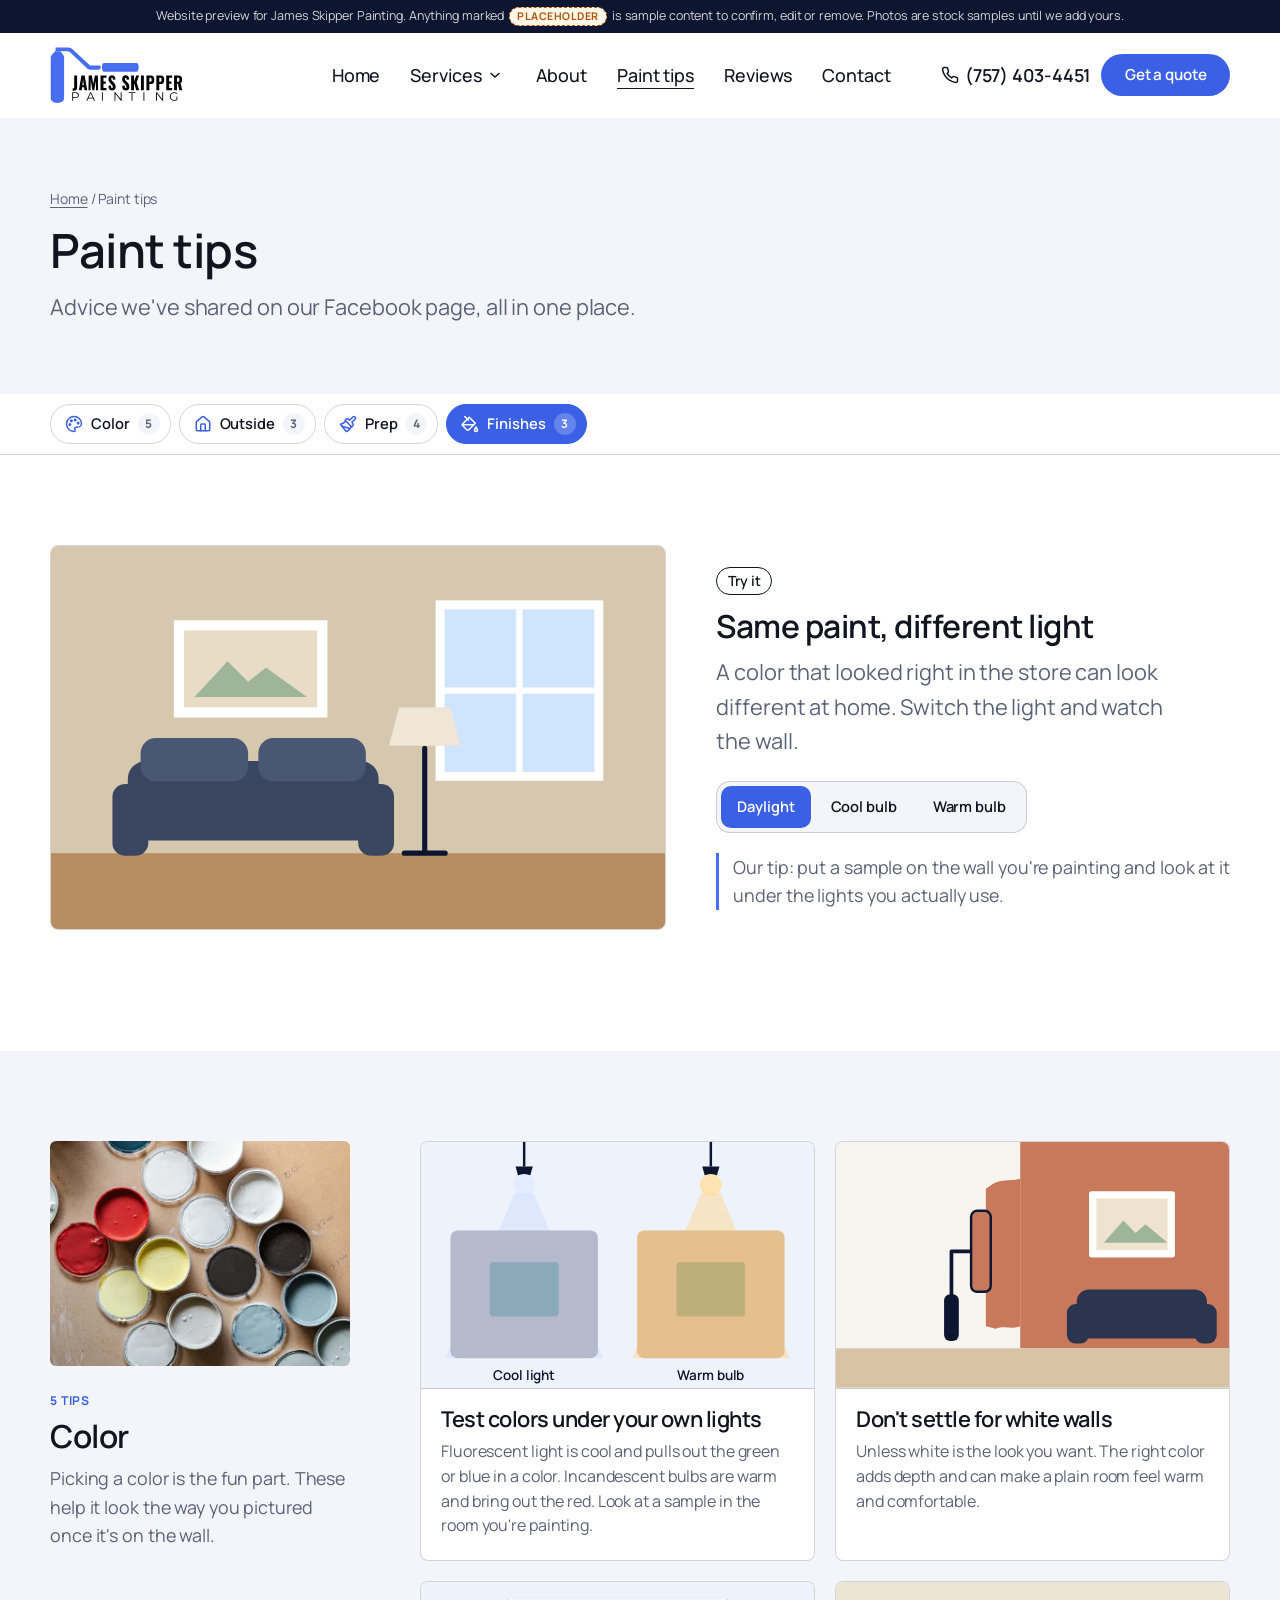
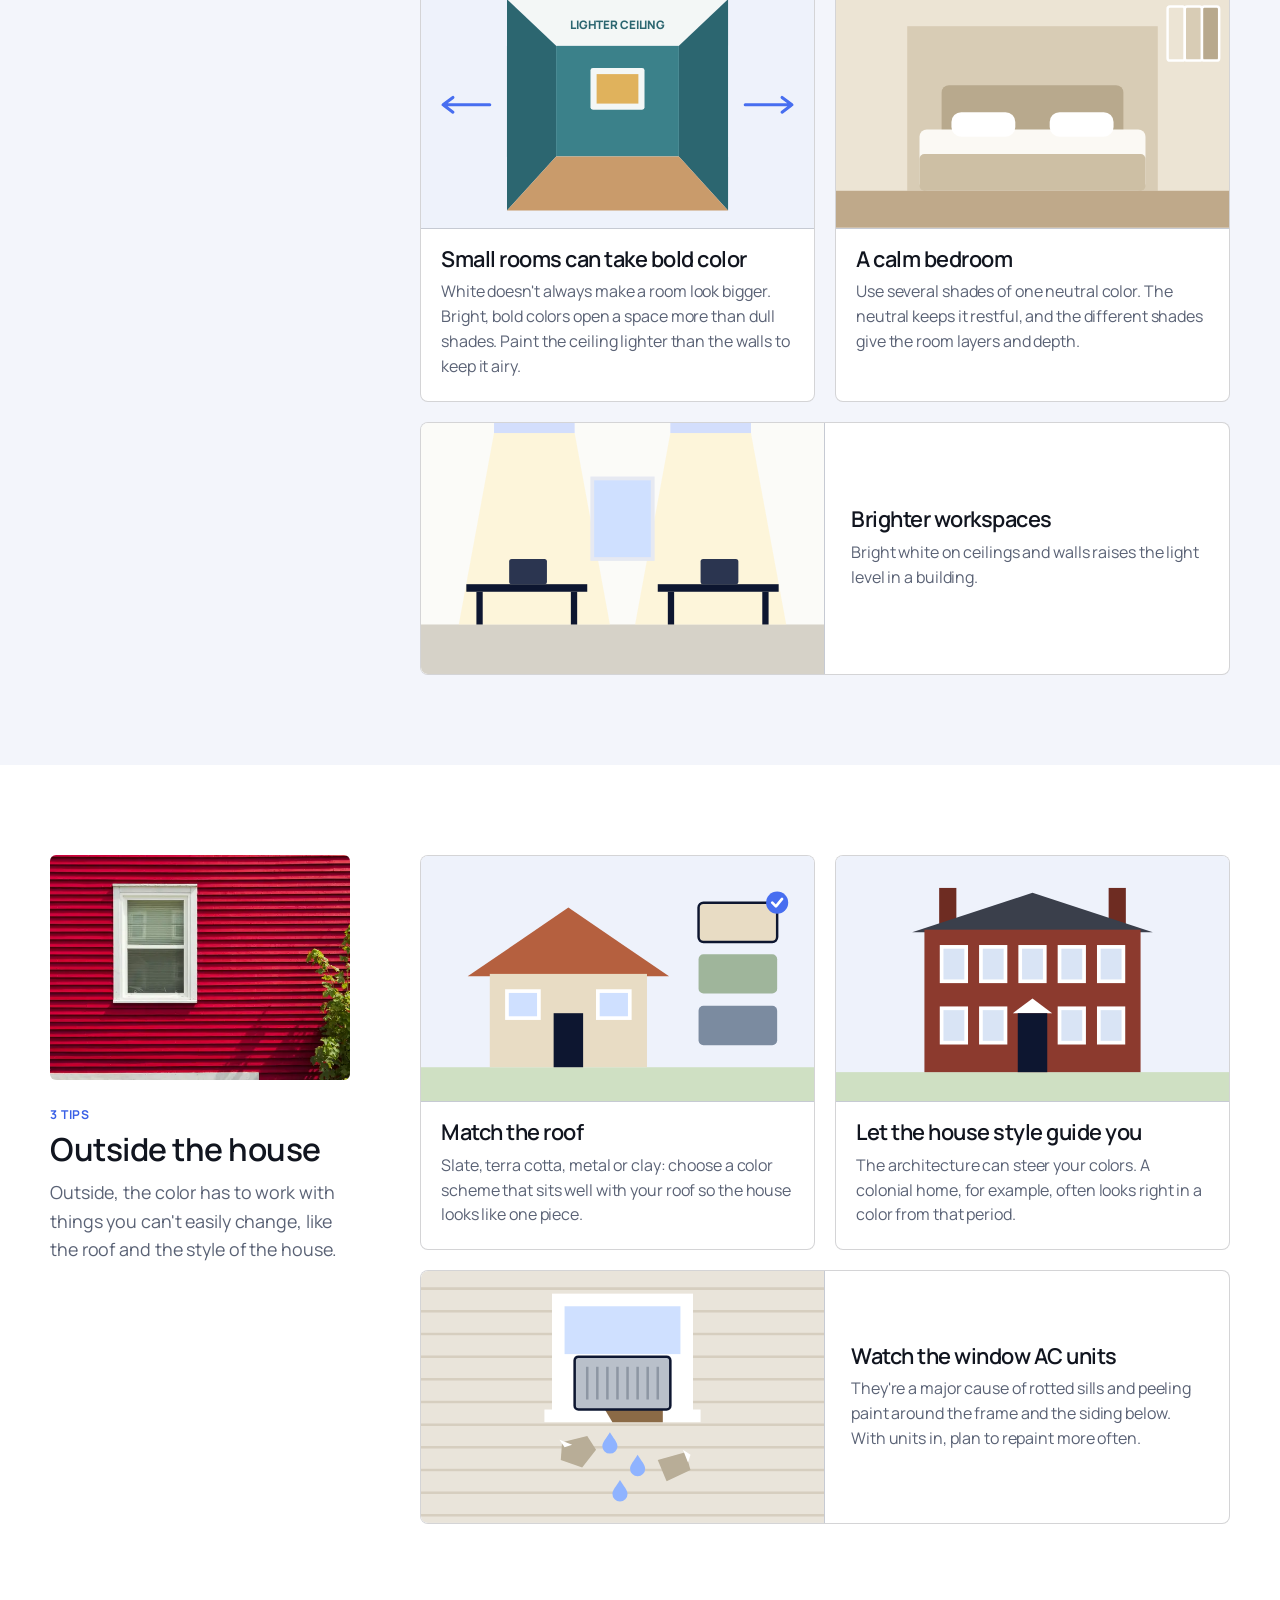
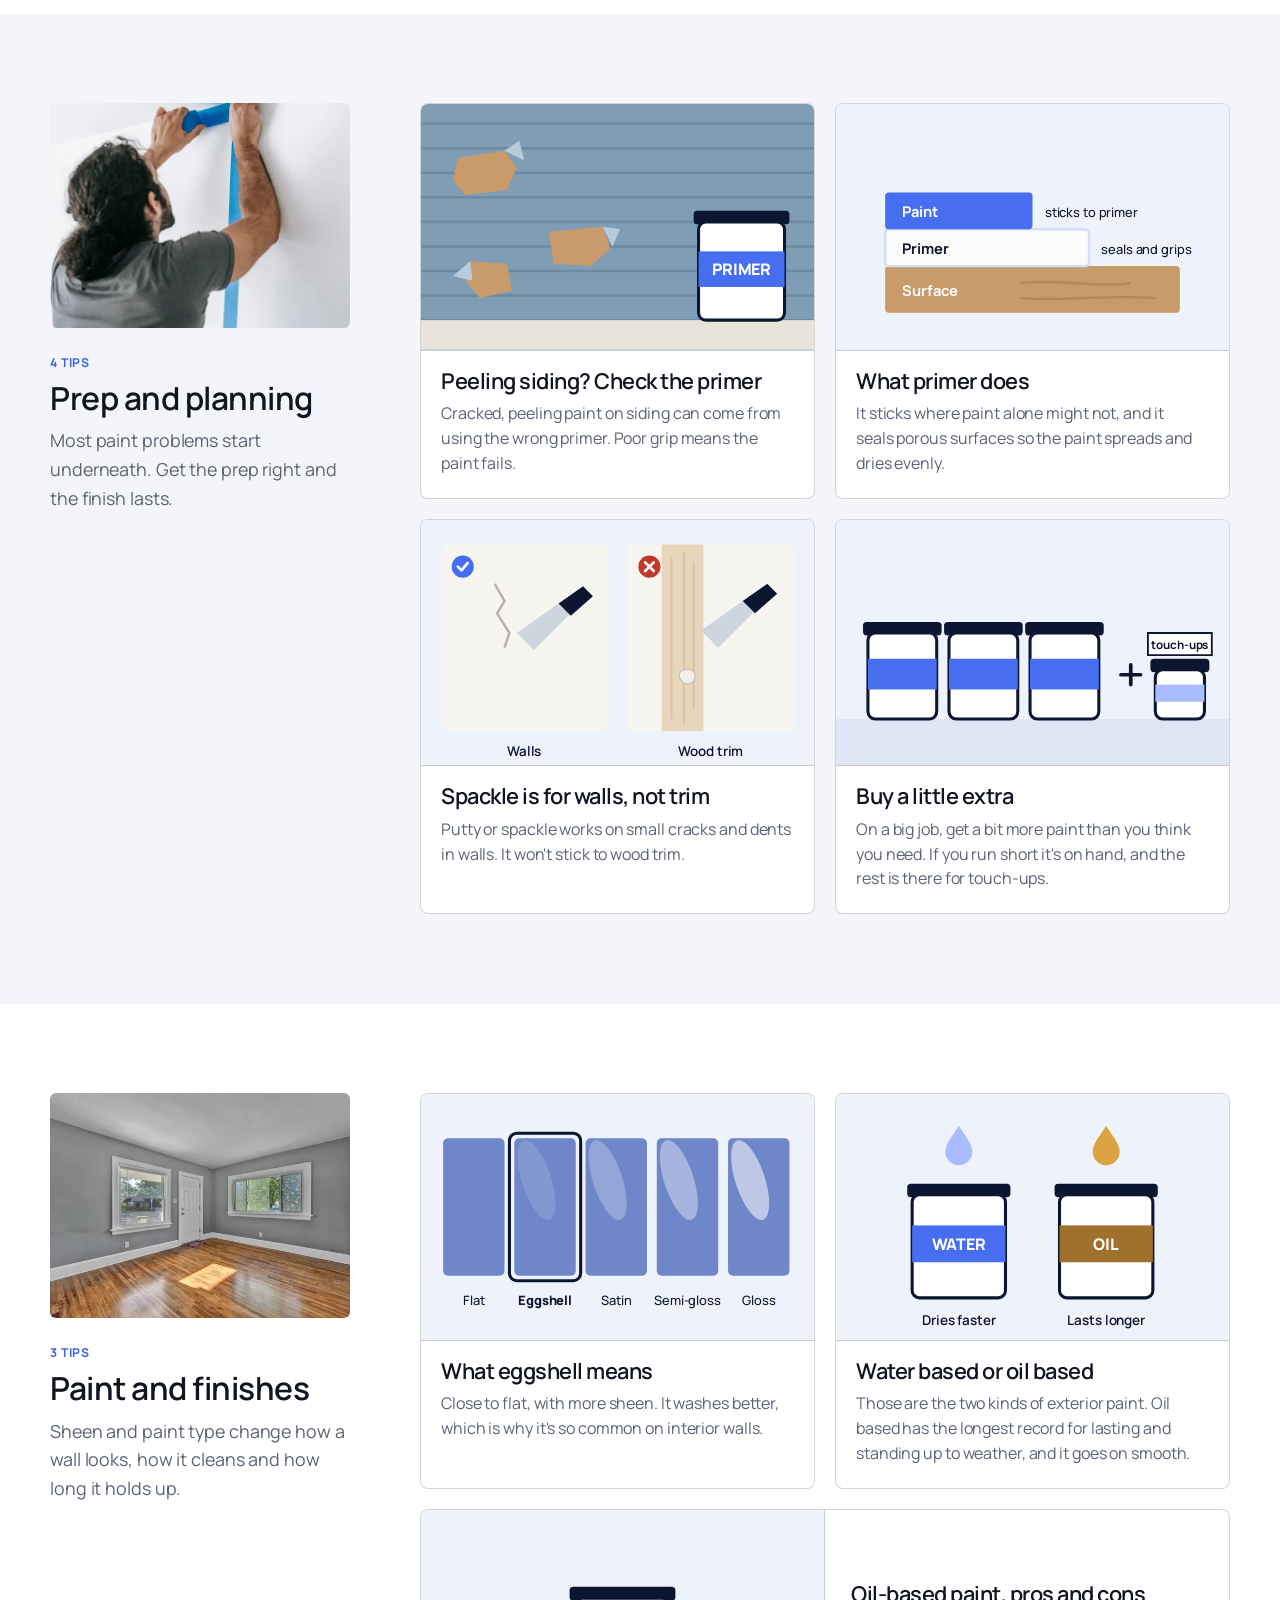
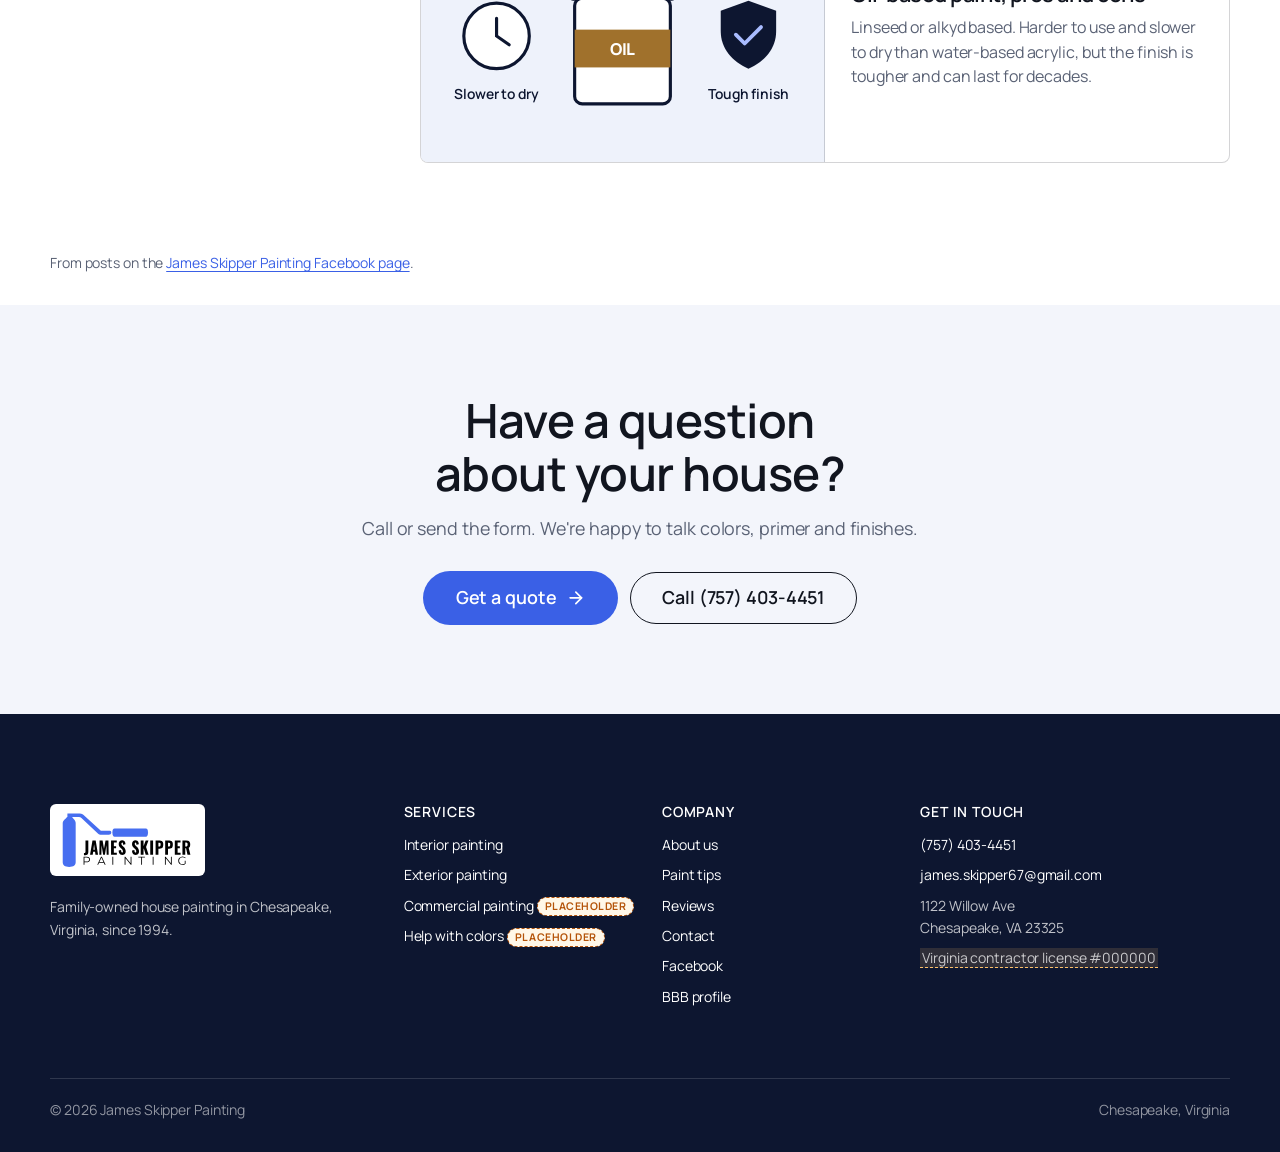
<file: paint-tips/index.html>
<!doctype html>
<html lang="en-US">
<head>
<meta charset="UTF-8">
<meta name="viewport" content="width=device-width, initial-scale=1">
<title>Paint Tips | James Skipper Painting</title>
<meta name="description" content="Color, primer and finish tips from James Skipper Painting in Chesapeake, Virginia.">
<!-- Prototype preview. Remove this noindex line at launch. -->
<meta name="robots" content="noindex, nofollow">
<meta name="theme-color" content="#0d1630">
<meta property="og:type" content="website">
<meta property="og:title" content="Paint Tips | James Skipper Painting">
<meta property="og:description" content="Color, primer and finish tips from James Skipper Painting in Chesapeake, Virginia.">
<meta property="og:url" content="https://jamesskipper.whitephoenixconsulting.com/paint-tips/">
<meta property="og:image" content="https://jamesskipper.whitephoenixconsulting.com/assets/img/og-image.jpg">
<meta name="twitter:card" content="summary_large_image">
<link rel="icon" type="image/png" href="../assets/img/favicon-32.png">
<link rel="apple-touch-icon" href="../assets/img/apple-touch-icon.png">
<link rel="preconnect" href="https://fonts.googleapis.com">
<link rel="preconnect" href="https://fonts.gstatic.com" crossorigin>
<link rel="stylesheet" href="https://fonts.googleapis.com/css2?family=Manrope:wght@300..800&amp;display=swap">
<link rel="stylesheet" id="wp-block-library-css" href="../assets/css/wp-blocks.css?ver=11.2.0">
<link rel="stylesheet" id="theme-style-css" href="../assets/css/site.css?ver=1eadf38a">
<meta name="site-build" content="20261008004043">
<script>document.documentElement.classList.add("js");</script>
<script>(function(){if(!window.fetch)return;fetch("../version.json",{cache:"no-store"}).then(function(r){return r.json()}).then(function(v){if(v.build&&v.build!=="20261008004043"){var k="reload-"+v.build;try{if(sessionStorage.getItem(k))return;sessionStorage.setItem(k,"1")}catch(e){}location.reload()}}).catch(function(){})})();</script>
<script type="speculationrules">{"prerender": [{"source": "document", "where": {"and": [{"href_matches": "/*"}, {"not": {"href_matches": "/*\\?*"}}, {"not": {"selector_matches": "a[rel~=nofollow]"}}]}, "eagerness": "moderate"}]}</script>
<script src="../assets/js/site.js?ver=d220d896" defer></script>
</head>
<body class="page has-mobile-actions">
<div class="wp-site-blocks">
<a class="skip-link screen-reader-text" href="#wp--skip-link--target">Skip to content</a>
<div class="preview-bar" role="note">Website preview for James Skipper Painting. Anything marked <span class="ph-chip" title="Placeholder: sample content. James Skipper Painting can confirm, edit or remove it.">Placeholder</span> is sample content to confirm, edit or remove. <span class="preview-bar__more">Photos are stock samples until we add yours.</span></div>
<header class="wp-block-template-part site-header has-global-padding">
  <div class="site-header__inner">
    <div class="wp-block-site-logo"><a href="../" rel="home" aria-label="James Skipper Painting, home"><img src="../assets/img/logo.svg" width="182" height="78" alt="James Skipper Painting"></a></div>
    <nav class="wp-block-navigation" aria-label="Main"><ul class="wp-block-navigation__container"><li class="wp-block-navigation-item"><a class="wp-block-navigation-item__content" href="../">Home</a></li><li class="wp-block-navigation-item has-child open-on-hover-click wp-block-navigation-submenu has-mega-menu"><a class="wp-block-navigation-item__content" href="../services/">Services</a><button class="wp-block-navigation__submenu-icon wp-block-navigation-submenu__toggle" type="button" aria-expanded="false" aria-controls="mega-services" aria-label="Services submenu"><svg xmlns="http://www.w3.org/2000/svg" width="12" height="12" viewBox="0 0 12 12" fill="none" aria-hidden="true" focusable="false"><path d="M1.50002 4L6.00002 8L10.5 4" stroke-width="1.5"></path></svg></button><div class="mega-menu" id="mega-services"><div class="mega-menu__inner"><div class="mega-menu__grid"><a class="mega-card" href="../services/#interior-painting"><span class="mega-card__media"><img src="../assets/img/interior-640.webp" width="640" height="427" alt="" loading="lazy" decoding="async"></span><span class="mega-card__title">Interior painting</span><span class="mega-card__text">Walls, ceilings and trim, with a color and finish that suit the room.</span></a><a class="mega-card" href="../services/#exterior-painting"><span class="mega-card__media"><img src="../assets/img/exterior-640.webp" width="640" height="427" alt="" loading="lazy" decoding="async"></span><span class="mega-card__title">Exterior painting</span><span class="mega-card__text">Siding and trim repainted, so you can stay off the ladder.</span></a><a class="mega-card" href="../services/#commercial-painting"><span class="mega-card__media"><img src="../assets/img/commercial-640.webp" width="640" height="427" alt="" loading="lazy" decoding="async"><span class="ph-chip" title="Placeholder: sample content. James Skipper Painting can confirm, edit or remove it.">Placeholder</span></span><span class="mega-card__title">Commercial painting</span><span class="mega-card__text">Offices, shops and rental units, inside and out.</span></a><a class="mega-card" href="../services/#color-advice"><span class="mega-card__media"><img src="../assets/img/color-640.webp" width="640" height="427" alt="" loading="lazy" decoding="async"><span class="ph-chip" title="Placeholder: sample content. James Skipper Painting can confirm, edit or remove it.">Placeholder</span></span><span class="mega-card__title">Help with colors</span><span class="mega-card__text">Colors that work with your roof, your lighting and the size of the room.</span></a></div><div class="mega-menu__foot"><span><strong>Also ask about:</strong> <span class="ph" title="Placeholder: sample content. James Skipper Painting can confirm, edit or remove it.">Cabinet painting, deck and fence staining, drywall patching, pressure washing</span> <span class="ph-chip" title="Placeholder: sample content. James Skipper Painting can confirm, edit or remove it.">Placeholder</span></span><a class="more-link" href="../services/">All services <svg xmlns="http://www.w3.org/2000/svg" viewBox="0 0 24 24" fill="none" stroke="currentColor" stroke-width="2" stroke-linecap="round" stroke-linejoin="round" aria-hidden="true" focusable="false"><path d="M5 12h14"/><path d="m12 5 7 7-7 7"/></svg></a></div></div></div></li><li class="wp-block-navigation-item"><a class="wp-block-navigation-item__content" href="../about-us/">About</a></li><li class="wp-block-navigation-item"><a class="wp-block-navigation-item__content" href="../paint-tips/" aria-current="page">Paint tips</a></li><li class="wp-block-navigation-item"><a class="wp-block-navigation-item__content" href="../reviews/">Reviews</a></li><li class="wp-block-navigation-item"><a class="wp-block-navigation-item__content" href="../contact-us/">Contact</a></li></ul></nav>
    <div class="header-tools">
      <a class="header-phone" href="tel:+17574034451"><svg width="18" height="18" xmlns="http://www.w3.org/2000/svg" viewBox="0 0 24 24" fill="none" stroke="currentColor" stroke-width="2" stroke-linecap="round" stroke-linejoin="round" aria-hidden="true" focusable="false"><path d="M22 16.92v3a2 2 0 0 1-2.18 2 19.79 19.79 0 0 1-8.63-3.07 19.5 19.5 0 0 1-6-6 19.79 19.79 0 0 1-3.07-8.67A2 2 0 0 1 4.11 2h3a2 2 0 0 1 2 1.72c.13.96.36 1.9.7 2.81a2 2 0 0 1-.45 2.11L8.09 9.91a16 16 0 0 0 6 6l1.27-1.27a2 2 0 0 1 2.11-.45c.91.34 1.85.57 2.81.7A2 2 0 0 1 22 16.92z"/></svg>(757) 403-4451</a>
      <a class="icon-button header-call" href="tel:+17574034451" aria-label="Call (757) 403-4451"><svg xmlns="http://www.w3.org/2000/svg" viewBox="0 0 24 24" fill="none" stroke="currentColor" stroke-width="2" stroke-linecap="round" stroke-linejoin="round" aria-hidden="true" focusable="false"><path d="M22 16.92v3a2 2 0 0 1-2.18 2 19.79 19.79 0 0 1-8.63-3.07 19.5 19.5 0 0 1-6-6 19.79 19.79 0 0 1-3.07-8.67A2 2 0 0 1 4.11 2h3a2 2 0 0 1 2 1.72c.13.96.36 1.9.7 2.81a2 2 0 0 1-.45 2.11L8.09 9.91a16 16 0 0 0 6 6l1.27-1.27a2 2 0 0 1 2.11-.45c.91.34 1.85.57 2.81.7A2 2 0 0 1 22 16.92z"/></svg></a>
      <div class="wp-block-button header-quote"><a class="wp-block-button__link wp-element-button" href="../quote/">Get a quote</a></div>
      <button class="wp-block-navigation__responsive-container-open icon-button" type="button" aria-haspopup="dialog" aria-expanded="false" aria-label="Open menu"><svg xmlns="http://www.w3.org/2000/svg" viewBox="0 0 24 24" aria-hidden="true" focusable="false"><path fill="currentColor" d="M5 5v1.5h14V5H5zm0 7.8h14v-1.5H5v1.5zM5 19h14v-1.5H5V19z"/></svg></button>
    </div>
  </div>
  <div class="wp-block-navigation__responsive-container" role="dialog" aria-modal="true" aria-label="Menu">
    <button class="wp-block-navigation__responsive-container-close icon-button" type="button" aria-label="Close menu"><svg xmlns="http://www.w3.org/2000/svg" viewBox="0 0 24 24" aria-hidden="true" focusable="false"><path fill="currentColor" d="m13.06 12 6.47-6.47-1.06-1.06L12 10.94 5.53 4.47 4.47 5.53 10.94 12l-6.47 6.47 1.06 1.06L12 13.06l6.47 6.47 1.06-1.06L13.06 12Z"/></svg></button>
    <ul><li><a href="../">Home</a></li><li><a href="../services/">Services</a><ul class="overlay-sub"><li><a href="../services/#interior-painting">Interior painting</a></li><li><a href="../services/#exterior-painting">Exterior painting</a></li><li><a href="../services/#commercial-painting">Commercial painting</a></li><li><a href="../services/#color-advice">Help with colors</a></li></ul></li><li><a href="../about-us/">About</a></li><li><a href="../paint-tips/" aria-current="page">Paint tips</a></li><li><a href="../reviews/">Reviews</a></li><li><a href="../contact-us/">Contact</a></li></ul>
    <div class="wp-block-buttons is-layout-flex"><div class="wp-block-button"><a class="wp-block-button__link wp-element-button" href="../quote/">Get a quote</a></div><div class="wp-block-button is-style-outline"><a class="wp-block-button__link wp-element-button" href="tel:+17574034451">Call (757) 403-4451</a></div></div>
  </div>
</header>
<main class="wp-block-group" id="wp--skip-link--target">

<section class="wp-block-group alignfull page-banner has-global-padding">
  <div class="page-banner__inner">
    <nav class="breadcrumbs" aria-label="Breadcrumb"><a href="../">Home</a> / Paint tips</nav>
    <h1 class="wp-block-heading">Paint tips</h1>
    <p class="lede">Advice we've shared on our Facebook page, all in one place.</p>
  </div>
</section>
<nav class="tips-nav has-global-padding" aria-label="Tip topics"><div class="tips-nav__inner wide"><a href="#color"><svg viewBox="0 0 24 24" fill="none" stroke="currentColor" stroke-width="2" stroke-linecap="round" stroke-linejoin="round" aria-hidden="true" focusable="false"><circle cx="13.5" cy="6.5" r="1" fill="currentColor"/><circle cx="17.5" cy="10.5" r="1" fill="currentColor"/><circle cx="8.5" cy="7.5" r="1" fill="currentColor"/><circle cx="6.5" cy="12.5" r="1" fill="currentColor"/><path d="M12 2C6.5 2 2 6.5 2 12s4.5 10 10 10c.926 0 1.648-.746 1.648-1.688 0-.437-.18-.835-.437-1.125-.29-.289-.438-.652-.438-1.125a1.64 1.64 0 0 1 1.668-1.668h1.996c3.051 0 5.555-2.503 5.555-5.554C21.965 6.012 17.461 2 12 2z"/></svg>Color<span class="tips-nav__count">5</span></a><a href="#outside"><svg viewBox="0 0 24 24" fill="none" stroke="currentColor" stroke-width="2" stroke-linecap="round" stroke-linejoin="round" aria-hidden="true" focusable="false"><path d="M15 21v-8a1 1 0 0 0-1-1h-4a1 1 0 0 0-1 1v8"/><path d="M3 10a2 2 0 0 1 .709-1.528l7-5.999a2 2 0 0 1 2.582 0l7 5.999A2 2 0 0 1 21 10v9a2 2 0 0 1-2 2H5a2 2 0 0 1-2-2z"/></svg>Outside<span class="tips-nav__count">3</span></a><a href="#prep"><svg viewBox="0 0 24 24" fill="none" stroke="currentColor" stroke-width="2" stroke-linecap="round" stroke-linejoin="round" aria-hidden="true" focusable="false"><path d="m14.622 17.897-10.68-2.913"/><path d="M18.376 2.622a1 1 0 1 1 3.002 3.002L17.36 9.643a.5.5 0 0 0 0 .707l.944.944a2.41 2.41 0 0 1 0 3.408l-.944.944a.5.5 0 0 1-.707 0L8.354 7.348a.5.5 0 0 1 0-.707l.944-.944a2.41 2.41 0 0 1 3.408 0l.944.944a.5.5 0 0 0 .707 0z"/><path d="M9 8c-1.804 2.71-3.97 3.46-6.583 3.948a.507.507 0 0 0-.302.819l7.32 8.883a1 1 0 0 0 1.185.204C12.735 20.405 16 16.792 16 15"/></svg>Prep<span class="tips-nav__count">4</span></a><a href="#finishes"><svg viewBox="0 0 24 24" fill="none" stroke="currentColor" stroke-width="2" stroke-linecap="round" stroke-linejoin="round" aria-hidden="true" focusable="false"><path d="m19 11-8-8-8.6 8.6a2 2 0 0 0 0 2.8l5.2 5.2c.8.8 2 .8 2.8 0L19 11Z"/><path d="m5 2 5 5"/><path d="M2 13h15"/><path d="M22 20a2 2 0 1 1-4 0c0-1.6 1.7-2.4 2-4 .3 1.6 2 2.4 2 4Z"/></svg>Finishes<span class="tips-nav__count">3</span></a></div></nav>
<section class="wp-block-group alignfull section has-global-padding" aria-labelledby="demo-title">
  <div class="wp-block-columns alignwide wide is-layout-flex light-demo">
    <div class="wp-block-column wp-reveal"><figure class="light-demo__figure"><svg class="tip-art__svg" viewBox="0 0 480 300" role="img" aria-label="A living room wall that changes tone with the light" focusable="false" xmlns="http://www.w3.org/2000/svg"><rect class="demo-wall" width="480" height="300" fill="#d5c8ae"/><rect class="demo-window" x="304" y="46" width="124" height="134" fill="#cfe4ff"/><path d="M366 46v134M304 113h124" stroke="#fff" stroke-width="5"/><rect x="304" y="46" width="124" height="134" fill="none" stroke="#fff" stroke-width="7"/><rect x="96" y="58" width="120" height="76" fill="#fff"/><rect x="104" y="66" width="104" height="60" fill="#e9dcc6"/><path d="M112 118l26-28 16 16 14-11 32 23z" fill="#9fb59b"/><rect x="0" y="240" width="480" height="60" fill="#b98d62"/><rect x="60" y="168" width="196" height="62" rx="14" fill="#3a4660"/><rect x="48" y="186" width="28" height="56" rx="10" fill="#3a4660"/><rect x="240" y="186" width="28" height="56" rx="10" fill="#3a4660"/><rect x="70" y="150" width="84" height="34" rx="12" fill="#4a5774"/><rect x="162" y="150" width="84" height="34" rx="12" fill="#4a5774"/><filter id="demo-soft" x="-50%" y="-50%" width="200%" height="200%"><feGaussianBlur stdDeviation="10"/></filter><circle class="demo-glow" cx="292" cy="146" r="40" filter="url(#demo-soft)"/><path d="M292 158v82M276 240h32" stroke="#0d1630" stroke-width="4" stroke-linecap="round"/><path d="M272 126h40l8 30h-56z" fill="#efe6d6"/><rect class="demo-tint" width="480" height="300"/></svg></figure></div>
    <div class="wp-block-column wp-reveal" style="--reveal-delay:0.08s">
      <span class="is-style-text-annotation">Try it</span>
      <h2 class="wp-block-heading" id="demo-title">Same paint, different light</h2>
      <p class="light-demo__lede">A color that looked right in the store can look different at home. Switch the light and watch the wall.</p>
      <fieldset class="light-switch"><legend class="screen-reader-text">Light in the room</legend><label><input type="radio" name="light" value="day" checked><span>Daylight</span></label><label><input type="radio" name="light" value="cool"><span>Cool bulb</span></label><label><input type="radio" name="light" value="warm"><span>Warm bulb</span></label></fieldset>
      <p class="light-demo__tip">Our tip: put a sample on the wall you're painting and look at it under the lights you actually use.</p>
    </div>
  </div>
</section>
<section class="wp-block-group alignfull section has-global-padding tips-section has-accent-5-background-color" id="color" aria-labelledby="color-title">
  <div class="tips-section__inner wide">
    <div class="tips-section__head wp-reveal">
      <figure class="wp-block-image tips-section__media"><img src="../assets/img/tips-color-1000.webp" srcset="../assets/img/tips-color-640.webp 640w, ../assets/img/tips-color-1000.webp 1000w" sizes="(min-width: 1000px) 320px, (min-width: 600px) 240px, 100vw" width="1000" height="750" alt="Open paint sample pots in blues, whites, reds and yellows" loading="lazy" decoding="async"></figure>
      <div class="tips-section__text">
        <span class="tips-section__count">5 tips</span>
        <h2 class="wp-block-heading" id="color-title">Color</h2>
        <p>Picking a color is the fun part. These help it look the way you pictured once it's on the wall.</p>
      </div>
    </div>
    <div class="wp-block-post-template tips-list"><article class="wp-block-post tip-card wp-reveal" id="tip-light"><figure class="wp-block-post-featured-image tip-art"><svg class="tip-art__svg" viewBox="0 0 320 200" role="img" aria-label="The same wall color under a cool bulb and a warm bulb" focusable="false" xmlns="http://www.w3.org/2000/svg"><rect width="320" height="200" fill="#eef2fb"/><path d="M84 0v20" stroke="#0d1630" stroke-width="2"/><path d="M77 20h14l-2 7h-10z" fill="#0d1630"/><circle cx="84" cy="35" r="9" fill="#e3edff"/><polygon points="76,42 92,42 148,176 20,176" fill="#cfe0ff" opacity=".55"/><rect x="24" y="72" width="120" height="104" rx="6" fill="#d9cdb6"/><rect x="56" y="98" width="56" height="44" rx="3" fill="#9fb59b"/><rect x="24" y="72" width="120" height="104" rx="6" fill="#5f8dff" opacity=".3"/><text x="84" y="194" text-anchor="middle" font-family="Manrope, sans-serif" font-size="11" font-weight="600" fill="#0d1630">Cool light</text><path d="M236 0v20" stroke="#0d1630" stroke-width="2"/><path d="M229 20h14l-2 7h-10z" fill="#0d1630"/><circle cx="236" cy="35" r="9" fill="#ffe3b0"/><polygon points="228,42 244,42 300,176 172,176" fill="#ffd79a" opacity=".55"/><rect x="176" y="72" width="120" height="104" rx="6" fill="#d9cdb6"/><rect x="208" y="98" width="56" height="44" rx="3" fill="#9fb59b"/><rect x="176" y="72" width="120" height="104" rx="6" fill="#ff9f2e" opacity=".3"/><text x="236" y="194" text-anchor="middle" font-family="Manrope, sans-serif" font-size="11" font-weight="600" fill="#0d1630">Warm bulb</text></svg></figure><div class="tip-card__body"><h3 class="wp-block-post-title">Test colors under your own lights</h3><p>Fluorescent light is cool and pulls out the green or blue in a color. Incandescent bulbs are warm and bring out the red. Look at a sample in the room you're painting.</p></div></article><article class="wp-block-post tip-card wp-reveal" id="tip-white" style="--reveal-delay:0.08s"><figure class="wp-block-post-featured-image tip-art"><svg class="tip-art__svg" viewBox="0 0 320 200" role="img" aria-label="A roller painting color over a white wall" focusable="false" xmlns="http://www.w3.org/2000/svg"><rect width="320" height="200" fill="#f7f5f0"/><rect x="150" y="0" width="170" height="168" fill="#c8785b"/><path d="M150 30c-8 2-14 0-22 4l-6 4v112l8 2c8-3 12 1 20-2z" fill="#c8785b"/><rect x="0" y="168" width="320" height="32" fill="#d9c3a5"/><rect x="206" y="40" width="70" height="54" rx="2" fill="#fff"/><rect x="212" y="46" width="58" height="42" fill="#efe3d0"/><path d="M218 82l16-18 10 10 8-7 18 15z" fill="#9fb59b"/><rect x="196" y="120" width="106" height="40" rx="10" fill="#2b3550"/><rect x="188" y="132" width="18" height="32" rx="7" fill="#2b3550"/><rect x="292" y="132" width="18" height="32" rx="7" fill="#2b3550"/><rect x="110" y="56" width="16" height="66" rx="5" fill="#c8785b" stroke="#0d1630" stroke-width="2"/><path d="M110 89H94v36" fill="none" stroke="#0d1630" stroke-width="3" stroke-linejoin="round"/><rect x="88" y="124" width="12" height="38" rx="5" fill="#0d1630"/></svg></figure><div class="tip-card__body"><h3 class="wp-block-post-title">Don't settle for white walls</h3><p>Unless white is the look you want. The right color adds depth and can make a plain room feel warm and comfortable.</p></div></article><article class="wp-block-post tip-card wp-reveal" id="tip-small"><figure class="wp-block-post-featured-image tip-art"><svg class="tip-art__svg" viewBox="0 0 320 200" role="img" aria-label="A small room in a bold color with a lighter ceiling" focusable="false" xmlns="http://www.w3.org/2000/svg"><rect width="320" height="200" fill="#eef2fb"/><polygon points="70,14 250,14 210,52 110,52" fill="#f3f7f6"/><polygon points="70,14 110,52 110,142 70,186" fill="#2c6670"/><polygon points="250,14 210,52 210,142 250,186" fill="#2c6670"/><rect x="110" y="52" width="100" height="90" fill="#3b818a"/><polygon points="70,186 110,142 210,142 250,186" fill="#c99b6b"/><rect x="138" y="70" width="44" height="34" rx="2" fill="#f3f7f6"/><rect x="143" y="75" width="34" height="24" fill="#e0b25c"/><text x="160" y="38" text-anchor="middle" font-family="Manrope, sans-serif" font-size="9.5" font-weight="800" fill="#2c6670">LIGHTER CEILING</text><path d="M56 100H18m0 0 8-6m-8 6 8 6M264 100h38m0 0-8-6m8 6-8 6" fill="none" stroke="#476ef0" stroke-width="2.5" stroke-linecap="round" stroke-linejoin="round"/></svg></figure><div class="tip-card__body"><h3 class="wp-block-post-title">Small rooms can take bold color</h3><p>White doesn't always make a room look bigger. Bright, bold colors open a space more than dull shades. Paint the ceiling lighter than the walls to keep it airy.</p></div></article><article class="wp-block-post tip-card wp-reveal" id="tip-bedroom" style="--reveal-delay:0.08s"><figure class="wp-block-post-featured-image tip-art"><svg class="tip-art__svg" viewBox="0 0 320 200" role="img" aria-label="A bedroom in several shades of one neutral color" focusable="false" xmlns="http://www.w3.org/2000/svg"><rect width="320" height="200" fill="#ece4d4"/><rect x="58" y="36" width="204" height="134" fill="#d8ccb5"/><rect x="86" y="84" width="148" height="44" rx="6" fill="#b8a98d"/><rect x="68" y="120" width="184" height="50" rx="6" fill="#fbf9f4"/><rect x="94" y="106" width="52" height="20" rx="8" fill="#fff"/><rect x="174" y="106" width="52" height="20" rx="8" fill="#fff"/><rect x="68" y="140" width="184" height="30" rx="4" fill="#cdbfa4"/><rect x="0" y="170" width="320" height="30" fill="#bfa98a"/><g stroke="#fff" stroke-width="2"><rect x="270" y="20" width="14" height="44" rx="2" fill="#ece4d4"/><rect x="284" y="20" width="14" height="44" rx="2" fill="#d8ccb5"/><rect x="298" y="20" width="14" height="44" rx="2" fill="#b8a98d"/></g></svg></figure><div class="tip-card__body"><h3 class="wp-block-post-title">A calm bedroom</h3><p>Use several shades of one neutral color. The neutral keeps it restful, and the different shades give the room layers and depth.</p></div></article><article class="wp-block-post tip-card wp-reveal" id="tip-office"><figure class="wp-block-post-featured-image tip-art"><svg class="tip-art__svg" viewBox="0 0 320 200" role="img" aria-label="A bright office with white walls and ceiling" focusable="false" xmlns="http://www.w3.org/2000/svg"><rect width="320" height="200" fill="#fbfbf8"/><rect x="0" y="160" width="320" height="40" fill="#d6d2c8"/><rect x="58" y="0" width="64" height="8" fill="#d3defc"/><rect x="198" y="0" width="64" height="8" fill="#d3defc"/><polygon points="58,8 122,8 150,160 30,160" fill="#fff1c4" opacity=".55"/><polygon points="198,8 262,8 290,160 170,160" fill="#fff1c4" opacity=".55"/><rect x="136" y="44" width="48" height="64" fill="#cfe0ff" stroke="#e6e9f2" stroke-width="3"/><rect x="36" y="128" width="96" height="6" fill="#0d1630"/><rect x="44" y="134" width="5" height="26" fill="#0d1630"/><rect x="119" y="134" width="5" height="26" fill="#0d1630"/><rect x="70" y="108" width="30" height="20" rx="2" fill="#2b3550"/><rect x="188" y="128" width="96" height="6" fill="#0d1630"/><rect x="196" y="134" width="5" height="26" fill="#0d1630"/><rect x="271" y="134" width="5" height="26" fill="#0d1630"/><rect x="222" y="108" width="30" height="20" rx="2" fill="#2b3550"/></svg></figure><div class="tip-card__body"><h3 class="wp-block-post-title">Brighter workspaces</h3><p>Bright white on ceilings and walls raises the light level in a building.</p></div></article></div>
  </div>
</section><section class="wp-block-group alignfull section has-global-padding tips-section" id="outside" aria-labelledby="outside-title">
  <div class="tips-section__inner wide">
    <div class="tips-section__head wp-reveal">
      <figure class="wp-block-image tips-section__media"><img src="../assets/img/tips-outside-1000.webp" srcset="../assets/img/tips-outside-640.webp 640w, ../assets/img/tips-outside-1000.webp 1000w" sizes="(min-width: 1000px) 320px, (min-width: 600px) 240px, 100vw" width="1000" height="667" alt="Red lap siding around a white window" loading="lazy" decoding="async"></figure>
      <div class="tips-section__text">
        <span class="tips-section__count">3 tips</span>
        <h2 class="wp-block-heading" id="outside-title">Outside the house</h2>
        <p>Outside, the color has to work with things you can't easily change, like the roof and the style of the house.</p>
      </div>
    </div>
    <div class="wp-block-post-template tips-list"><article class="wp-block-post tip-card wp-reveal" id="tip-roof"><figure class="wp-block-post-featured-image tip-art"><svg class="tip-art__svg" viewBox="0 0 320 200" role="img" aria-label="A cream house under a terracotta roof, with matching paint chips" focusable="false" xmlns="http://www.w3.org/2000/svg"><rect width="320" height="200" fill="#eef2fb"/><rect x="0" y="172" width="320" height="28" fill="#cfe0c3"/><polygon points="38,98 120,42 202,98" fill="#b5603f"/><rect x="56" y="96" width="128" height="76" fill="#e8dcc4"/><rect x="108" y="128" width="24" height="44" fill="#0d1630"/><rect x="70" y="110" width="26" height="22" fill="#cfe0ff" stroke="#fff" stroke-width="3"/><rect x="144" y="110" width="26" height="22" fill="#cfe0ff" stroke="#fff" stroke-width="3"/><rect x="226" y="38" width="64" height="32" rx="4" fill="#e8dcc4"/><rect x="226" y="80" width="64" height="32" rx="4" fill="#9fb59b"/><rect x="226" y="122" width="64" height="32" rx="4" fill="#7b8ba0"/><rect x="226" y="38" width="64" height="32" rx="4" fill="none" stroke="#0d1630" stroke-width="2"/><circle cx="290" cy="38" r="9" fill="#476ef0"/><path d="M286 38l3 3 5-6" fill="none" stroke="#fff" stroke-width="2.2" stroke-linecap="round" stroke-linejoin="round"/></svg></figure><div class="tip-card__body"><h3 class="wp-block-post-title">Match the roof</h3><p>Slate, terra cotta, metal or clay: choose a color scheme that sits well with your roof so the house looks like one piece.</p></div></article><article class="wp-block-post tip-card wp-reveal" id="tip-style" style="--reveal-delay:0.08s"><figure class="wp-block-post-featured-image tip-art"><svg class="tip-art__svg" viewBox="0 0 320 200" role="img" aria-label="A colonial house painted in a period red" focusable="false" xmlns="http://www.w3.org/2000/svg"><rect width="320" height="200" fill="#eef2fb"/><rect x="0" y="176" width="320" height="24" fill="#cfe0c3"/><rect x="84" y="26" width="14" height="30" fill="#6e2c22"/><rect x="222" y="26" width="14" height="30" fill="#6e2c22"/><polygon points="62,62 160,30 258,62" fill="#3a3f4b"/><rect x="72" y="60" width="176" height="116" fill="#8c3a2e"/><rect x="86" y="74" width="20" height="28" fill="#d9e4f5" stroke="#fff" stroke-width="3"/><rect x="118" y="74" width="20" height="28" fill="#d9e4f5" stroke="#fff" stroke-width="3"/><rect x="150" y="74" width="20" height="28" fill="#d9e4f5" stroke="#fff" stroke-width="3"/><rect x="182" y="74" width="20" height="28" fill="#d9e4f5" stroke="#fff" stroke-width="3"/><rect x="214" y="74" width="20" height="28" fill="#d9e4f5" stroke="#fff" stroke-width="3"/><rect x="86" y="124" width="20" height="28" fill="#d9e4f5" stroke="#fff" stroke-width="3"/><rect x="118" y="124" width="20" height="28" fill="#d9e4f5" stroke="#fff" stroke-width="3"/><rect x="182" y="124" width="20" height="28" fill="#d9e4f5" stroke="#fff" stroke-width="3"/><rect x="214" y="124" width="20" height="28" fill="#d9e4f5" stroke="#fff" stroke-width="3"/><polygon points="144,128 160,116 176,128" fill="#fff"/><rect x="148" y="128" width="24" height="48" fill="#0d1630"/></svg></figure><div class="tip-card__body"><h3 class="wp-block-post-title">Let the house style guide you</h3><p>The architecture can steer your colors. A colonial home, for example, often looks right in a color from that period.</p></div></article><article class="wp-block-post tip-card wp-reveal" id="tip-ac"><figure class="wp-block-post-featured-image tip-art"><svg class="tip-art__svg" viewBox="0 0 320 200" role="img" aria-label="A window AC unit dripping onto a rotting sill and peeling siding" focusable="false" xmlns="http://www.w3.org/2000/svg"><rect width="320" height="200" fill="#e9e4da"/><path d="M0 14H320" stroke="#d6cebf" stroke-width="2"/><path d="M0 32H320" stroke="#d6cebf" stroke-width="2"/><path d="M0 50H320" stroke="#d6cebf" stroke-width="2"/><path d="M0 68H320" stroke="#d6cebf" stroke-width="2"/><path d="M0 86H320" stroke="#d6cebf" stroke-width="2"/><path d="M0 104H320" stroke="#d6cebf" stroke-width="2"/><path d="M0 122H320" stroke="#d6cebf" stroke-width="2"/><path d="M0 140H320" stroke="#d6cebf" stroke-width="2"/><path d="M0 158H320" stroke="#d6cebf" stroke-width="2"/><path d="M0 176H320" stroke="#d6cebf" stroke-width="2"/><path d="M0 194H320" stroke="#d6cebf" stroke-width="2"/><rect x="104" y="18" width="112" height="94" fill="#fff"/><rect x="114" y="28" width="92" height="38" fill="#cfe0ff"/><rect x="98" y="110" width="124" height="10" fill="#fff"/><path d="M146 110h46v10h-40z" fill="#8b6a46"/><rect x="122" y="68" width="76" height="42" rx="3" fill="#b9c0ca" stroke="#0d1630" stroke-width="2"/><path d="M132 76v26" stroke="#8d96a3" stroke-width="2"/><path d="M140 76v26" stroke="#8d96a3" stroke-width="2"/><path d="M148 76v26" stroke="#8d96a3" stroke-width="2"/><path d="M156 76v26" stroke="#8d96a3" stroke-width="2"/><path d="M164 76v26" stroke="#8d96a3" stroke-width="2"/><path d="M172 76v26" stroke="#8d96a3" stroke-width="2"/><path d="M180 76v26" stroke="#8d96a3" stroke-width="2"/><path d="M188 76v26" stroke="#8d96a3" stroke-width="2"/><path d="M150 128c3 5 6 8 6 11a6 6 0 0 1-12 0c0-3 3-6 6-11z" fill="#8fb3ff"/><path d="M172 146c3 5 6 8 6 11a6 6 0 0 1-12 0c0-3 3-6 6-11z" fill="#8fb3ff"/><path d="M158 166c3 5 6 8 6 11a6 6 0 0 1-12 0c0-3 3-6 6-11z" fill="#8fb3ff"/><path d="M112 136l20-5 7 11-11 14-17-6z" fill="#b8ad97"/><path d="M110 134l4 6 6-2z" fill="#fff"/><path d="M188 150l22-6 4 14-19 9z" fill="#b8ad97"/><path d="M208 142l6 4-2 6z" fill="#fff"/></svg></figure><div class="tip-card__body"><h3 class="wp-block-post-title">Watch the window AC units</h3><p>They're a major cause of rotted sills and peeling paint around the frame and the siding below. With units in, plan to repaint more often.</p></div></article></div>
  </div>
</section><section class="wp-block-group alignfull section has-global-padding tips-section has-accent-5-background-color" id="prep" aria-labelledby="prep-title">
  <div class="tips-section__inner wide">
    <div class="tips-section__head wp-reveal">
      <figure class="wp-block-image tips-section__media"><img src="../assets/img/prep-1000.webp" srcset="../assets/img/prep-640.webp 640w, ../assets/img/prep-1000.webp 1000w, ../assets/img/prep-1400.webp 1400w" sizes="(min-width: 1000px) 320px, (min-width: 600px) 240px, 100vw" width="1400" height="1050" alt="Painter pressing tape along a wall before painting" loading="lazy" decoding="async"></figure>
      <div class="tips-section__text">
        <span class="tips-section__count">4 tips</span>
        <h2 class="wp-block-heading" id="prep-title">Prep and planning</h2>
        <p>Most paint problems start underneath. Get the prep right and the finish lasts.</p>
      </div>
    </div>
    <div class="wp-block-post-template tips-list"><article class="wp-block-post tip-card wp-reveal" id="tip-peel"><figure class="wp-block-post-featured-image tip-art"><svg class="tip-art__svg" viewBox="0 0 320 200" role="img" aria-label="Peeling paint on siding next to a can of primer" focusable="false" xmlns="http://www.w3.org/2000/svg"><rect width="320" height="200" fill="#7f9db5"/><path d="M0 16H320" stroke="#6c8aa2" stroke-width="2"/><path d="M0 36H320" stroke="#6c8aa2" stroke-width="2"/><path d="M0 56H320" stroke="#6c8aa2" stroke-width="2"/><path d="M0 76H320" stroke="#6c8aa2" stroke-width="2"/><path d="M0 96H320" stroke="#6c8aa2" stroke-width="2"/><path d="M0 116H320" stroke="#6c8aa2" stroke-width="2"/><path d="M0 136H320" stroke="#6c8aa2" stroke-width="2"/><path d="M0 156H320" stroke="#6c8aa2" stroke-width="2"/><path d="M0 176H320" stroke="#6c8aa2" stroke-width="2"/><path d="M0 196H320" stroke="#6c8aa2" stroke-width="2"/><rect x="0" y="176" width="320" height="24" fill="#e9e4da"/><path d="M30 44l38-6 10 14-8 18-34 4-10-12z" fill="#c99b6b"/><path d="M68 38l12-8 4 16z" fill="#b8cbd9"/><path d="M104 104l44-4 6 18-16 14-30-2z" fill="#c99b6b"/><path d="M148 100l14 2-6 14z" fill="#b8cbd9"/><path d="M40 128l30 2 4 22-26 6-12-14z" fill="#c99b6b"/><path d="M26 140l14-12 2 16z" fill="#b8cbd9"/><rect x="222" y="87" width="78" height="11" rx="3" fill="#0d1630"/><rect x="226" y="96" width="70" height="80" rx="6" fill="#fff" stroke="#0d1630" stroke-width="2.5"/><rect x="226" y="120" width="70" height="29" fill="#476ef0"/><text x="261.0" y="138.9" text-anchor="middle" font-family="Manrope, sans-serif" font-size="13" font-weight="800" fill="#fff">PRIMER</text></svg></figure><div class="tip-card__body"><h3 class="wp-block-post-title">Peeling siding? Check the primer</h3><p>Cracked, peeling paint on siding can come from using the wrong primer. Poor grip means the paint fails.</p></div></article><article class="wp-block-post tip-card wp-reveal" id="tip-layers" style="--reveal-delay:0.08s"><figure class="wp-block-post-featured-image tip-art"><svg class="tip-art__svg" viewBox="0 0 320 200" role="img" aria-label="Layers: paint on top of primer on top of the surface" focusable="false" xmlns="http://www.w3.org/2000/svg"><rect width="320" height="200" fill="#eef2fb"/><rect x="40" y="132" width="240" height="38" rx="3" fill="#c99b6b"/><path d="M150 146c30-4 60 4 90 0M150 158c36 3 70-3 110 0" stroke="#b5875a" stroke-width="2" fill="none"/><rect x="40" y="102" width="166" height="30" rx="3" fill="#fbfbf9" stroke="#d3defc" stroke-width="2"/><rect x="40" y="72" width="120" height="30" rx="3" fill="#476ef0"/><text x="54" y="92" text-anchor="start" font-family="Manrope, sans-serif" font-size="12" font-weight="700" fill="#fff">Paint</text><text x="54" y="122" text-anchor="start" font-family="Manrope, sans-serif" font-size="12" font-weight="700" fill="#0d1630">Primer</text><text x="54" y="156" text-anchor="start" font-family="Manrope, sans-serif" font-size="12" font-weight="700" fill="#fff">Surface</text><text x="170" y="92" text-anchor="start" font-family="Manrope, sans-serif" font-size="10.5" font-weight="500" fill="#0d1630">sticks to primer</text><text x="216" y="122" text-anchor="start" font-family="Manrope, sans-serif" font-size="10.5" font-weight="500" fill="#0d1630">seals and grips</text></svg></figure><div class="tip-card__body"><h3 class="wp-block-post-title">What primer does</h3><p>It sticks where paint alone might not, and it seals porous surfaces so the paint spreads and dries evenly.</p></div></article><article class="wp-block-post tip-card wp-reveal" id="tip-spackle"><figure class="wp-block-post-featured-image tip-art"><svg class="tip-art__svg" viewBox="0 0 320 200" role="img" aria-label="Spackle works on a wall crack, not on wood trim" focusable="false" xmlns="http://www.w3.org/2000/svg"><rect width="320" height="200" fill="#eef2fb"/><rect x="16" y="20" width="136" height="152" rx="6" fill="#f7f5f0"/><path d="M60 52l8 14-6 10 10 16-4 12" fill="none" stroke="#b9b2a5" stroke-width="2"/><path d="M78 92l34-24 10 8-30 30z" fill="#cfd5df"/><path d="M112 68l20-14 8 8-18 16z" fill="#0d1630"/><rect x="168" y="20" width="136" height="152" rx="6" fill="#f7f5f0"/><rect x="196" y="20" width="34" height="152" fill="#e7d6bb"/><path d="M204 30v132M214 26v140M222 34v120" stroke="#d8c3a2" stroke-width="1.5"/><path d="M228 90l34-24 10 8-30 30z" fill="#cfd5df"/><path d="M262 66l20-14 8 8-18 16z" fill="#0d1630"/><path d="M214 122c6-2 10 2 9 7s-8 6-11 2-2-8 2-9z" fill="#f2efe9" stroke="#c9c2b4"/><circle cx="34" cy="38" r="9" fill="#476ef0"/><path d="M30 38l3 3 5-6" fill="none" stroke="#fff" stroke-width="2.2" stroke-linecap="round" stroke-linejoin="round"/><circle cx="186" cy="38" r="9" fill="#c0392b"/><path d="M182.5 34.5l7 7M189.5 34.5l-7 7" stroke="#fff" stroke-width="2.2" stroke-linecap="round"/><text x="84" y="192" text-anchor="middle" font-family="Manrope, sans-serif" font-size="11" font-weight="600" fill="#0d1630">Walls</text><text x="236" y="192" text-anchor="middle" font-family="Manrope, sans-serif" font-size="11" font-weight="600" fill="#0d1630">Wood trim</text></svg></figure><div class="tip-card__body"><h3 class="wp-block-post-title">Spackle is for walls, not trim</h3><p>Putty or spackle works on small cracks and dents in walls. It won't stick to wood trim.</p></div></article><article class="wp-block-post tip-card wp-reveal" id="tip-extra" style="--reveal-delay:0.08s"><figure class="wp-block-post-featured-image tip-art"><svg class="tip-art__svg" viewBox="0 0 320 200" role="img" aria-label="Three gallons of paint plus a small can kept for touch-ups" focusable="false" xmlns="http://www.w3.org/2000/svg"><rect width="320" height="200" fill="#eef2fb"/><rect x="0" y="162" width="320" height="38" fill="#dfe6f5"/><rect x="22" y="83" width="64" height="11" rx="3" fill="#0d1630"/><rect x="26" y="92" width="56" height="70" rx="6" fill="#fff" stroke="#0d1630" stroke-width="2.5"/><rect x="26" y="113" width="56" height="25" fill="#476ef0"/><rect x="88" y="83" width="64" height="11" rx="3" fill="#0d1630"/><rect x="92" y="92" width="56" height="70" rx="6" fill="#fff" stroke="#0d1630" stroke-width="2.5"/><rect x="92" y="113" width="56" height="25" fill="#476ef0"/><rect x="154" y="83" width="64" height="11" rx="3" fill="#0d1630"/><rect x="158" y="92" width="56" height="70" rx="6" fill="#fff" stroke="#0d1630" stroke-width="2.5"/><rect x="158" y="113" width="56" height="25" fill="#476ef0"/><path d="M232 126h16m-8-8v16" stroke="#0d1630" stroke-width="3" stroke-linecap="round"/><rect x="256" y="113" width="48" height="11" rx="3" fill="#0d1630"/><rect x="260" y="122" width="40" height="40" rx="6" fill="#fff" stroke="#0d1630" stroke-width="2.5"/><rect x="260" y="134" width="40" height="14" fill="#a9bcff"/><path d="M254 92h52v18h-52z" fill="#fff" stroke="#0d1630" stroke-width="1.5"/><text x="280" y="105" text-anchor="middle" font-family="Manrope, sans-serif" font-size="9.5" font-weight="700" fill="#0d1630">touch-ups</text></svg></figure><div class="tip-card__body"><h3 class="wp-block-post-title">Buy a little extra</h3><p>On a big job, get a bit more paint than you think you need. If you run short it's on hand, and the rest is there for touch-ups.</p></div></article></div>
  </div>
</section><section class="wp-block-group alignfull section has-global-padding tips-section" id="finishes" aria-labelledby="finishes-title">
  <div class="tips-section__inner wide">
    <div class="tips-section__head wp-reveal">
      <figure class="wp-block-image tips-section__media"><img src="../assets/img/tips-finishes-1000.webp" srcset="../assets/img/tips-finishes-640.webp 640w, ../assets/img/tips-finishes-1000.webp 1000w" sizes="(min-width: 1000px) 320px, (min-width: 600px) 240px, 100vw" width="1000" height="670" alt="Empty room with fresh gray walls and white trim" loading="lazy" decoding="async"></figure>
      <div class="tips-section__text">
        <span class="tips-section__count">3 tips</span>
        <h2 class="wp-block-heading" id="finishes-title">Paint and finishes</h2>
        <p>Sheen and paint type change how a wall looks, how it cleans and how long it holds up.</p>
      </div>
    </div>
    <div class="wp-block-post-template tips-list"><article class="wp-block-post tip-card wp-reveal" id="tip-sheen"><figure class="wp-block-post-featured-image tip-art"><svg class="tip-art__svg" viewBox="0 0 320 200" role="img" aria-label="Sheen scale from flat to gloss, with eggshell picked out" focusable="false" xmlns="http://www.w3.org/2000/svg"><rect width="320" height="200" fill="#eef2fb"/><rect x="18" y="36" width="50" height="112" rx="4" fill="#6f86c9"/><ellipse cx="36" cy="70" rx="12" ry="34" transform="rotate(-18 36 70)" fill="#fff" opacity="0"/><rect x="76" y="36" width="50" height="112" rx="4" fill="#6f86c9"/><ellipse cx="94" cy="70" rx="12" ry="34" transform="rotate(-18 94 70)" fill="#fff" opacity="0.14"/><rect x="134" y="36" width="50" height="112" rx="4" fill="#6f86c9"/><ellipse cx="152" cy="70" rx="12" ry="34" transform="rotate(-18 152 70)" fill="#fff" opacity="0.26"/><rect x="192" y="36" width="50" height="112" rx="4" fill="#6f86c9"/><ellipse cx="210" cy="70" rx="12" ry="34" transform="rotate(-18 210 70)" fill="#fff" opacity="0.38"/><rect x="250" y="36" width="50" height="112" rx="4" fill="#6f86c9"/><ellipse cx="268" cy="70" rx="12" ry="34" transform="rotate(-18 268 70)" fill="#fff" opacity="0.55"/><rect x="72" y="32" width="58" height="120" rx="6" fill="none" stroke="#0d1630" stroke-width="2.5"/><text x="43" y="172" text-anchor="middle" font-family="Manrope, sans-serif" font-size="10.5" font-weight="500" fill="#0d1630">Flat</text><text x="101" y="172" text-anchor="middle" font-family="Manrope, sans-serif" font-size="10.5" font-weight="800" fill="#0d1630">Eggshell</text><text x="159" y="172" text-anchor="middle" font-family="Manrope, sans-serif" font-size="10.5" font-weight="500" fill="#0d1630">Satin</text><text x="217" y="172" text-anchor="middle" font-family="Manrope, sans-serif" font-size="10.5" font-weight="500" fill="#0d1630">Semi-gloss</text><text x="275" y="172" text-anchor="middle" font-family="Manrope, sans-serif" font-size="10.5" font-weight="500" fill="#0d1630">Gloss</text></svg></figure><div class="tip-card__body"><h3 class="wp-block-post-title">What eggshell means</h3><p>Close to flat, with more sheen. It washes better, which is why it's so common on interior walls.</p></div></article><article class="wp-block-post tip-card wp-reveal" id="tip-wateroil" style="--reveal-delay:0.08s"><figure class="wp-block-post-featured-image tip-art"><svg class="tip-art__svg" viewBox="0 0 320 200" role="img" aria-label="Two paint cans: water based dries faster, oil based lasts longer" focusable="false" xmlns="http://www.w3.org/2000/svg"><rect width="320" height="200" fill="#eef2fb"/><path d="M100 26c6 9 11 15 11 21a11 11 0 0 1-22 0c0-6 5-12 11-21z" fill="#a9bcff"/><path d="M220 26c6 9 11 15 11 21a11 11 0 0 1-22 0c0-6 5-12 11-21z" fill="#d9a441"/><rect x="58" y="73" width="84" height="11" rx="3" fill="#0d1630"/><rect x="62" y="82" width="76" height="84" rx="6" fill="#fff" stroke="#0d1630" stroke-width="2.5"/><rect x="62" y="107" width="76" height="30" fill="#476ef0"/><text x="100.0" y="126.82000000000001" text-anchor="middle" font-family="Manrope, sans-serif" font-size="13" font-weight="800" fill="#fff">WATER</text><rect x="178" y="73" width="84" height="11" rx="3" fill="#0d1630"/><rect x="182" y="82" width="76" height="84" rx="6" fill="#fff" stroke="#0d1630" stroke-width="2.5"/><rect x="182" y="107" width="76" height="30" fill="#a0712c"/><text x="220.0" y="126.82000000000001" text-anchor="middle" font-family="Manrope, sans-serif" font-size="13" font-weight="800" fill="#fff">OIL</text><text x="100" y="188" text-anchor="middle" font-family="Manrope, sans-serif" font-size="11" font-weight="600" fill="#0d1630">Dries faster</text><text x="220" y="188" text-anchor="middle" font-family="Manrope, sans-serif" font-size="11" font-weight="600" fill="#0d1630">Lasts longer</text></svg></figure><div class="tip-card__body"><h3 class="wp-block-post-title">Water based or oil based</h3><p>Those are the two kinds of exterior paint. Oil based has the longest record for lasting and standing up to weather, and it goes on smooth.</p></div></article><article class="wp-block-post tip-card wp-reveal" id="tip-oil"><figure class="wp-block-post-featured-image tip-art"><svg class="tip-art__svg" viewBox="0 0 320 200" role="img" aria-label="Oil-based paint: slower to dry, tough finish" focusable="false" xmlns="http://www.w3.org/2000/svg"><rect width="320" height="200" fill="#eef2fb"/><rect x="118" y="61" width="84" height="11" rx="3" fill="#0d1630"/><rect x="122" y="70" width="76" height="84" rx="6" fill="#fff" stroke="#0d1630" stroke-width="2.5"/><rect x="122" y="95" width="76" height="30" fill="#a0712c"/><text x="160.0" y="114.82000000000001" text-anchor="middle" font-family="Manrope, sans-serif" font-size="13" font-weight="800" fill="#fff">OIL</text><circle cx="60" cy="100" r="26" fill="#fff" stroke="#0d1630" stroke-width="2.5"/><path d="M60 86v14l10 7" fill="none" stroke="#0d1630" stroke-width="2.5" stroke-linecap="round"/><path d="M260 72l22 8v16c0 14-9 24-22 30-13-6-22-16-22-30V80z" fill="#0d1630"/><path d="M250 99l7 7 13-13" fill="none" stroke="#a9bcff" stroke-width="3" stroke-linecap="round" stroke-linejoin="round"/><text x="60" y="150" text-anchor="middle" font-family="Manrope, sans-serif" font-size="11" font-weight="600" fill="#0d1630">Slower to dry</text><text x="260" y="150" text-anchor="middle" font-family="Manrope, sans-serif" font-size="11" font-weight="600" fill="#0d1630">Tough finish</text></svg></figure><div class="tip-card__body"><h3 class="wp-block-post-title">Oil-based paint, pros and cons</h3><p>Linseed or alkyd based. Harder to use and slower to dry than water-based acrylic, but the finish is tougher and can last for decades.</p></div></article></div>
  </div>
</section>
<section class="wp-block-group alignfull has-global-padding" style="padding-bottom:var(--wp--preset--spacing--40)">
  <p class="tips-source wide">From posts on the <a href="https://www.facebook.com/people/James-Skipper-Painting/100089586026542/" target="_blank" rel="noopener">James Skipper Painting Facebook page</a>.</p>
</section>
<section class="wp-block-group alignfull section has-accent-5-background-color has-global-padding">
  <div class="wp-block-group has-text-align-center wp-reveal" style="max-width:680px;margin:0 auto">
    <h2 class="wp-block-heading has-text-align-center" style="font-size:var(--wp--preset--font-size--xx-large)">Have a question about your house?</h2>
    <p class="has-text-align-center" style="margin-top:14px;color:var(--wp--preset--color--accent-4)">Call or send the form. We're happy to talk colors, primer and finishes.</p>
    <div style="margin-top:28px"><div class="wp-block-buttons is-layout-flex is-content-justification-center"><div class="wp-block-button"><a class="wp-block-button__link wp-element-button" href="../quote/">Get a quote<svg xmlns="http://www.w3.org/2000/svg" viewBox="0 0 24 24" fill="none" stroke="currentColor" stroke-width="2" stroke-linecap="round" stroke-linejoin="round" aria-hidden="true" focusable="false"><path d="M5 12h14"/><path d="m12 5 7 7-7 7"/></svg></a></div><div class="wp-block-button is-style-outline"><a class="wp-block-button__link wp-element-button" href="tel:+17574034451">Call (757) 403-4451</a></div></div></div>
  </div>
</section>

</main>
<footer class="wp-block-template-part site-footer has-global-padding">
  <div class="site-footer__inner">
    <div class="footer-top">
      <div class="footer-brand">
        <a class="footer-logo" href="../"><img src="../assets/img/logo.svg" width="182" height="78" alt="James Skipper Painting" loading="lazy"></a>
        <p>Family-owned house painting in Chesapeake, Virginia, since 1994.</p>
      </div>
      <div>
        <h2>Services</h2>
        <ul><li><a href="../services/#interior-painting">Interior painting</a></li><li><a href="../services/#exterior-painting">Exterior painting</a></li><li><a href="../services/#commercial-painting">Commercial painting</a> <span class="ph-chip" title="Placeholder: sample content. James Skipper Painting can confirm, edit or remove it.">Placeholder</span></li><li><a href="../services/#color-advice">Help with colors</a> <span class="ph-chip" title="Placeholder: sample content. James Skipper Painting can confirm, edit or remove it.">Placeholder</span></li></ul>
      </div>
      <div>
        <h2>Company</h2>
        <ul>
          <li><a href="../about-us/">About us</a></li>
          <li><a href="../paint-tips/">Paint tips</a></li>
          <li><a href="../reviews/">Reviews</a></li>
          <li><a href="../contact-us/">Contact</a></li>
          <li><a href="https://www.facebook.com/people/James-Skipper-Painting/100089586026542/" target="_blank" rel="noopener">Facebook</a></li>
          <li><a href="https://www.bbb.org/us/va/chesapeake/profile/painting-contractors/james-skipper-painting-0583-90042634" target="_blank" rel="noopener">BBB profile</a></li>
        </ul>
      </div>
      <div>
        <h2>Get in touch</h2>
        <ul>
          <li><a href="tel:+17574034451">(757) 403-4451</a></li>
          <li><a href="mailto:james.skipper67@gmail.com">james.skipper67@gmail.com</a></li>
          <li>1122 Willow Ave<br>Chesapeake, VA 23325</li>
          <li><span class="ph" title="Placeholder: sample content. James Skipper Painting can confirm, edit or remove it.">Virginia contractor license #000000</span></li>
        </ul>
      </div>
    </div>
    <div class="footer-bottom"><p>&copy; <span data-year>2026</span> James Skipper Painting</p><p>Chesapeake, Virginia</p></div>
  </div>
</footer>
</div>
<div class="mobile-actions" role="region" aria-label="Quick actions">
  <div class="wp-block-button is-style-outline"><a class="wp-block-button__link wp-element-button" href="tel:+17574034451"><svg xmlns="http://www.w3.org/2000/svg" viewBox="0 0 24 24" fill="none" stroke="currentColor" stroke-width="2" stroke-linecap="round" stroke-linejoin="round" aria-hidden="true" focusable="false"><path d="M22 16.92v3a2 2 0 0 1-2.18 2 19.79 19.79 0 0 1-8.63-3.07 19.5 19.5 0 0 1-6-6 19.79 19.79 0 0 1-3.07-8.67A2 2 0 0 1 4.11 2h3a2 2 0 0 1 2 1.72c.13.96.36 1.9.7 2.81a2 2 0 0 1-.45 2.11L8.09 9.91a16 16 0 0 0 6 6l1.27-1.27a2 2 0 0 1 2.11-.45c.91.34 1.85.57 2.81.7A2 2 0 0 1 22 16.92z"/></svg>Call</a></div>
  <div class="wp-block-button"><a class="wp-block-button__link wp-element-button" href="../quote/">Get a quote<svg xmlns="http://www.w3.org/2000/svg" viewBox="0 0 24 24" fill="none" stroke="currentColor" stroke-width="2" stroke-linecap="round" stroke-linejoin="round" aria-hidden="true" focusable="false"><path d="M5 12h14"/><path d="m12 5 7 7-7 7"/></svg></a></div>
</div>
</body>
</html>
</file>
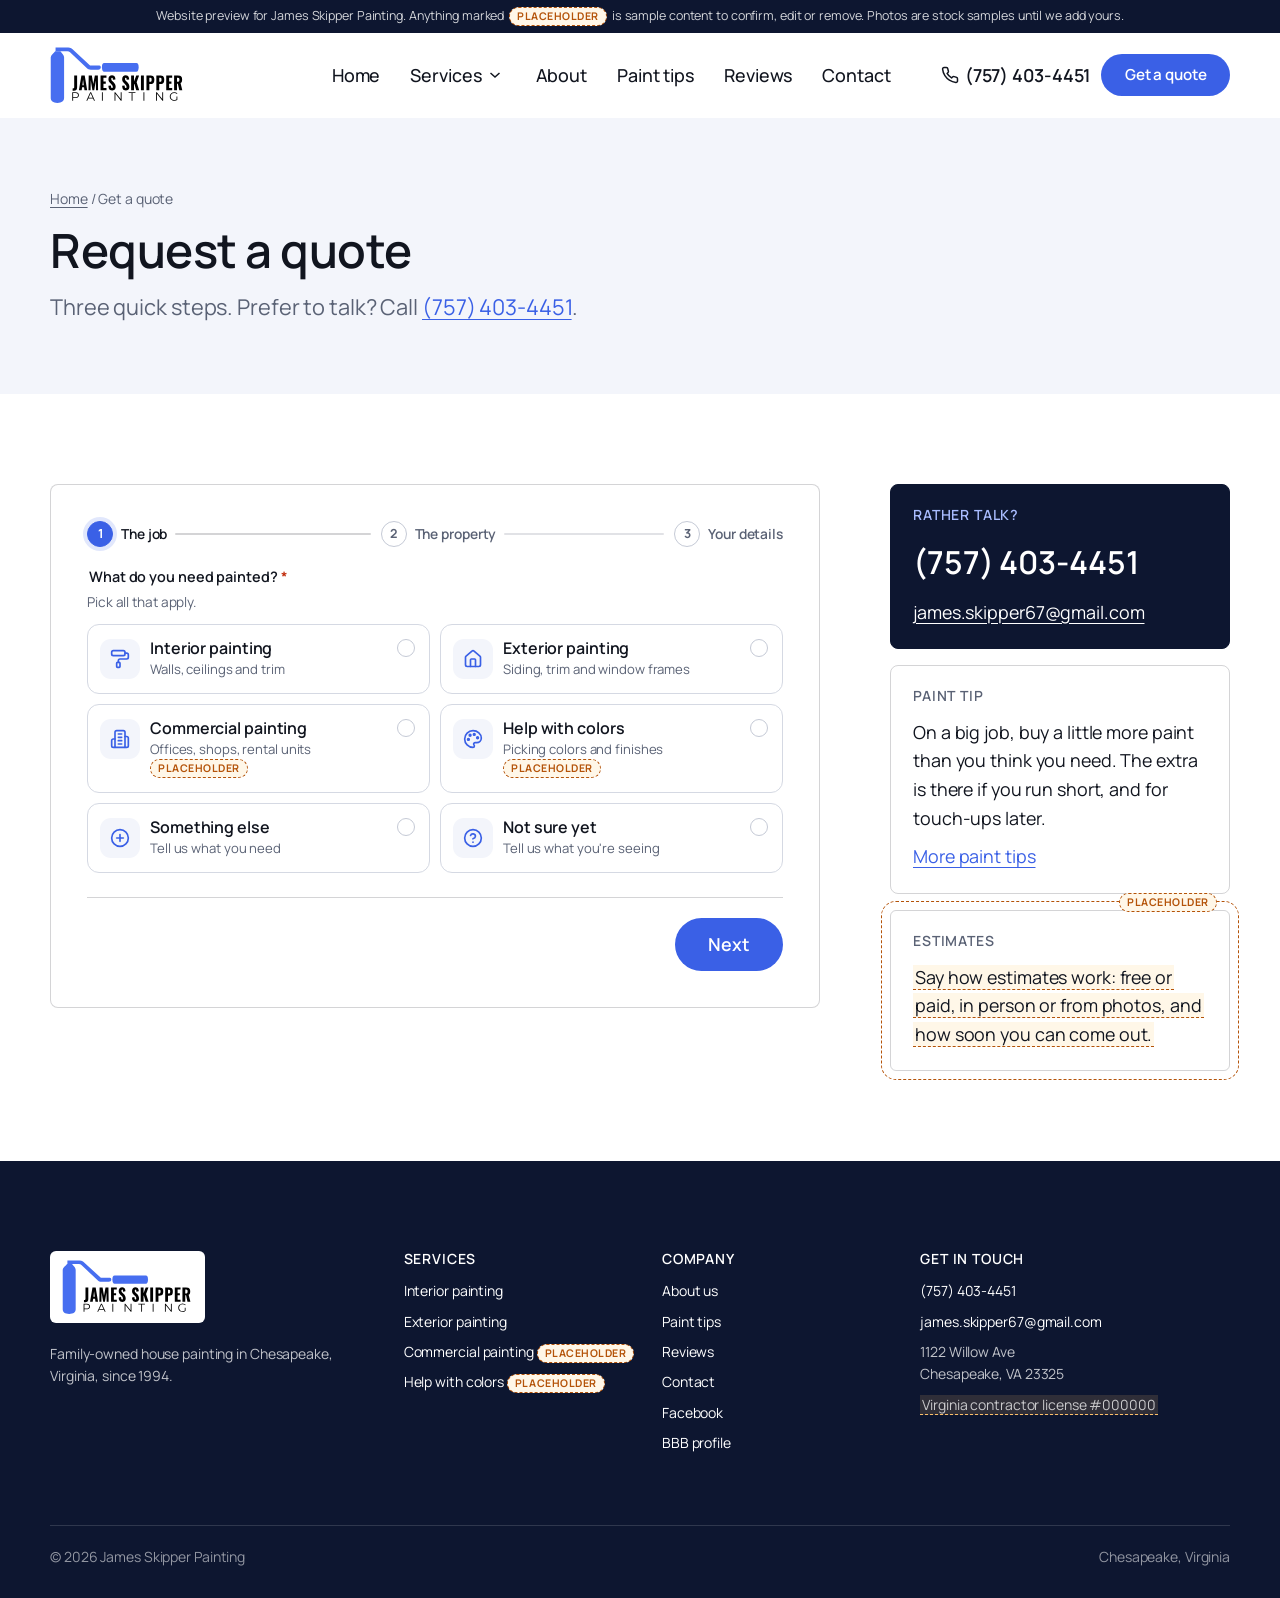
<file: quote/index.html>
<!doctype html>
<html lang="en-US">
<head>
<meta charset="UTF-8">
<meta name="viewport" content="width=device-width, initial-scale=1">
<title>Request a Quote | James Skipper Painting</title>
<meta name="description" content="Request a quote for interior or exterior house painting in Chesapeake, Virginia.">
<!-- Prototype preview. Remove this noindex line at launch. -->
<meta name="robots" content="noindex, nofollow">
<meta name="theme-color" content="#0d1630">
<meta property="og:type" content="website">
<meta property="og:title" content="Request a Quote | James Skipper Painting">
<meta property="og:description" content="Request a quote for interior or exterior house painting in Chesapeake, Virginia.">
<meta property="og:url" content="https://jamesskipper.whitephoenixconsulting.com/quote/">
<meta property="og:image" content="https://jamesskipper.whitephoenixconsulting.com/assets/img/og-image.jpg">
<meta name="twitter:card" content="summary_large_image">
<link rel="icon" type="image/png" href="../assets/img/favicon-32.png">
<link rel="apple-touch-icon" href="../assets/img/apple-touch-icon.png">
<link rel="preconnect" href="https://fonts.googleapis.com">
<link rel="preconnect" href="https://fonts.gstatic.com" crossorigin>
<link rel="stylesheet" href="https://fonts.googleapis.com/css2?family=Manrope:wght@300..800&amp;display=swap">
<link rel="stylesheet" id="wp-block-library-css" href="../assets/css/wp-blocks.css?ver=11.2.0">
<link rel="stylesheet" id="theme-style-css" href="../assets/css/site.css?ver=1eadf38a">
<meta name="site-build" content="20261008004043">
<script>document.documentElement.classList.add("js");</script>
<script>(function(){if(!window.fetch)return;fetch("../version.json",{cache:"no-store"}).then(function(r){return r.json()}).then(function(v){if(v.build&&v.build!=="20261008004043"){var k="reload-"+v.build;try{if(sessionStorage.getItem(k))return;sessionStorage.setItem(k,"1")}catch(e){}location.reload()}}).catch(function(){})})();</script>
<script type="speculationrules">{"prerender": [{"source": "document", "where": {"and": [{"href_matches": "/*"}, {"not": {"href_matches": "/*\\?*"}}, {"not": {"selector_matches": "a[rel~=nofollow]"}}]}, "eagerness": "moderate"}]}</script>
<script src="../assets/js/site.js?ver=d220d896" defer></script>
</head>
<body class="page">
<div class="wp-site-blocks">
<a class="skip-link screen-reader-text" href="#wp--skip-link--target">Skip to content</a>
<div class="preview-bar" role="note">Website preview for James Skipper Painting. Anything marked <span class="ph-chip" title="Placeholder: sample content. James Skipper Painting can confirm, edit or remove it.">Placeholder</span> is sample content to confirm, edit or remove. <span class="preview-bar__more">Photos are stock samples until we add yours.</span></div>
<header class="wp-block-template-part site-header has-global-padding">
  <div class="site-header__inner">
    <div class="wp-block-site-logo"><a href="../" rel="home" aria-label="James Skipper Painting, home"><img src="../assets/img/logo.svg" width="182" height="78" alt="James Skipper Painting"></a></div>
    <nav class="wp-block-navigation" aria-label="Main"><ul class="wp-block-navigation__container"><li class="wp-block-navigation-item"><a class="wp-block-navigation-item__content" href="../">Home</a></li><li class="wp-block-navigation-item has-child open-on-hover-click wp-block-navigation-submenu has-mega-menu"><a class="wp-block-navigation-item__content" href="../services/">Services</a><button class="wp-block-navigation__submenu-icon wp-block-navigation-submenu__toggle" type="button" aria-expanded="false" aria-controls="mega-services" aria-label="Services submenu"><svg xmlns="http://www.w3.org/2000/svg" width="12" height="12" viewBox="0 0 12 12" fill="none" aria-hidden="true" focusable="false"><path d="M1.50002 4L6.00002 8L10.5 4" stroke-width="1.5"></path></svg></button><div class="mega-menu" id="mega-services"><div class="mega-menu__inner"><div class="mega-menu__grid"><a class="mega-card" href="../services/#interior-painting"><span class="mega-card__media"><img src="../assets/img/interior-640.webp" width="640" height="427" alt="" loading="lazy" decoding="async"></span><span class="mega-card__title">Interior painting</span><span class="mega-card__text">Walls, ceilings and trim, with a color and finish that suit the room.</span></a><a class="mega-card" href="../services/#exterior-painting"><span class="mega-card__media"><img src="../assets/img/exterior-640.webp" width="640" height="427" alt="" loading="lazy" decoding="async"></span><span class="mega-card__title">Exterior painting</span><span class="mega-card__text">Siding and trim repainted, so you can stay off the ladder.</span></a><a class="mega-card" href="../services/#commercial-painting"><span class="mega-card__media"><img src="../assets/img/commercial-640.webp" width="640" height="427" alt="" loading="lazy" decoding="async"><span class="ph-chip" title="Placeholder: sample content. James Skipper Painting can confirm, edit or remove it.">Placeholder</span></span><span class="mega-card__title">Commercial painting</span><span class="mega-card__text">Offices, shops and rental units, inside and out.</span></a><a class="mega-card" href="../services/#color-advice"><span class="mega-card__media"><img src="../assets/img/color-640.webp" width="640" height="427" alt="" loading="lazy" decoding="async"><span class="ph-chip" title="Placeholder: sample content. James Skipper Painting can confirm, edit or remove it.">Placeholder</span></span><span class="mega-card__title">Help with colors</span><span class="mega-card__text">Colors that work with your roof, your lighting and the size of the room.</span></a></div><div class="mega-menu__foot"><span><strong>Also ask about:</strong> <span class="ph" title="Placeholder: sample content. James Skipper Painting can confirm, edit or remove it.">Cabinet painting, deck and fence staining, drywall patching, pressure washing</span> <span class="ph-chip" title="Placeholder: sample content. James Skipper Painting can confirm, edit or remove it.">Placeholder</span></span><a class="more-link" href="../services/">All services <svg xmlns="http://www.w3.org/2000/svg" viewBox="0 0 24 24" fill="none" stroke="currentColor" stroke-width="2" stroke-linecap="round" stroke-linejoin="round" aria-hidden="true" focusable="false"><path d="M5 12h14"/><path d="m12 5 7 7-7 7"/></svg></a></div></div></div></li><li class="wp-block-navigation-item"><a class="wp-block-navigation-item__content" href="../about-us/">About</a></li><li class="wp-block-navigation-item"><a class="wp-block-navigation-item__content" href="../paint-tips/">Paint tips</a></li><li class="wp-block-navigation-item"><a class="wp-block-navigation-item__content" href="../reviews/">Reviews</a></li><li class="wp-block-navigation-item"><a class="wp-block-navigation-item__content" href="../contact-us/">Contact</a></li></ul></nav>
    <div class="header-tools">
      <a class="header-phone" href="tel:+17574034451"><svg width="18" height="18" xmlns="http://www.w3.org/2000/svg" viewBox="0 0 24 24" fill="none" stroke="currentColor" stroke-width="2" stroke-linecap="round" stroke-linejoin="round" aria-hidden="true" focusable="false"><path d="M22 16.92v3a2 2 0 0 1-2.18 2 19.79 19.79 0 0 1-8.63-3.07 19.5 19.5 0 0 1-6-6 19.79 19.79 0 0 1-3.07-8.67A2 2 0 0 1 4.11 2h3a2 2 0 0 1 2 1.72c.13.96.36 1.9.7 2.81a2 2 0 0 1-.45 2.11L8.09 9.91a16 16 0 0 0 6 6l1.27-1.27a2 2 0 0 1 2.11-.45c.91.34 1.85.57 2.81.7A2 2 0 0 1 22 16.92z"/></svg>(757) 403-4451</a>
      <a class="icon-button header-call" href="tel:+17574034451" aria-label="Call (757) 403-4451"><svg xmlns="http://www.w3.org/2000/svg" viewBox="0 0 24 24" fill="none" stroke="currentColor" stroke-width="2" stroke-linecap="round" stroke-linejoin="round" aria-hidden="true" focusable="false"><path d="M22 16.92v3a2 2 0 0 1-2.18 2 19.79 19.79 0 0 1-8.63-3.07 19.5 19.5 0 0 1-6-6 19.79 19.79 0 0 1-3.07-8.67A2 2 0 0 1 4.11 2h3a2 2 0 0 1 2 1.72c.13.96.36 1.9.7 2.81a2 2 0 0 1-.45 2.11L8.09 9.91a16 16 0 0 0 6 6l1.27-1.27a2 2 0 0 1 2.11-.45c.91.34 1.85.57 2.81.7A2 2 0 0 1 22 16.92z"/></svg></a>
      <div class="wp-block-button header-quote"><a class="wp-block-button__link wp-element-button" href="../quote/">Get a quote</a></div>
      <button class="wp-block-navigation__responsive-container-open icon-button" type="button" aria-haspopup="dialog" aria-expanded="false" aria-label="Open menu"><svg xmlns="http://www.w3.org/2000/svg" viewBox="0 0 24 24" aria-hidden="true" focusable="false"><path fill="currentColor" d="M5 5v1.5h14V5H5zm0 7.8h14v-1.5H5v1.5zM5 19h14v-1.5H5V19z"/></svg></button>
    </div>
  </div>
  <div class="wp-block-navigation__responsive-container" role="dialog" aria-modal="true" aria-label="Menu">
    <button class="wp-block-navigation__responsive-container-close icon-button" type="button" aria-label="Close menu"><svg xmlns="http://www.w3.org/2000/svg" viewBox="0 0 24 24" aria-hidden="true" focusable="false"><path fill="currentColor" d="m13.06 12 6.47-6.47-1.06-1.06L12 10.94 5.53 4.47 4.47 5.53 10.94 12l-6.47 6.47 1.06 1.06L12 13.06l6.47 6.47 1.06-1.06L13.06 12Z"/></svg></button>
    <ul><li><a href="../">Home</a></li><li><a href="../services/">Services</a><ul class="overlay-sub"><li><a href="../services/#interior-painting">Interior painting</a></li><li><a href="../services/#exterior-painting">Exterior painting</a></li><li><a href="../services/#commercial-painting">Commercial painting</a></li><li><a href="../services/#color-advice">Help with colors</a></li></ul></li><li><a href="../about-us/">About</a></li><li><a href="../paint-tips/">Paint tips</a></li><li><a href="../reviews/">Reviews</a></li><li><a href="../contact-us/">Contact</a></li></ul>
    <div class="wp-block-buttons is-layout-flex"><div class="wp-block-button"><a class="wp-block-button__link wp-element-button" href="../quote/">Get a quote</a></div><div class="wp-block-button is-style-outline"><a class="wp-block-button__link wp-element-button" href="tel:+17574034451">Call (757) 403-4451</a></div></div>
  </div>
</header>
<main class="wp-block-group" id="wp--skip-link--target">

<section class="wp-block-group alignfull page-banner has-global-padding">
  <div class="page-banner__inner">
    <nav class="breadcrumbs" aria-label="Breadcrumb"><a href="../">Home</a> / Get a quote</nav>
    <h1 class="wp-block-heading">Request a quote</h1>
    <p class="lede">Three quick steps. Prefer to talk? Call <a href="tel:+17574034451">(757) 403-4451</a>.</p>
  </div>
</section>
<section class="wp-block-group alignfull section has-global-padding">
  <div class="quote-layout">
    <div class="form-panel">
      <div class="gform_wrapper">
        <div class="gf_page_steps" role="list" aria-label="Form steps"><div class="gf_step gf_step_active" role="listitem"><span class="gf_step_number">1</span><span class="gf_step_label">The job</span></div><div class="gf_step" role="listitem"><span class="gf_step_number">2</span><span class="gf_step_label">The property</span></div><div class="gf_step" role="listitem"><span class="gf_step_number">3</span><span class="gf_step_label">Your details</span></div></div><p class="screen-reader-text" aria-live="polite" data-step-announce></p>
        <div class="gform_validation_errors" role="alert" hidden>There was a problem with your submission. Please review the fields below.</div>
        <form method="post" novalidate>
          <div class="gform_page" data-title="The job">
            <div class="gform_fields">
              <fieldset class="gfield " data-group-required style="border:0;margin:0;padding:0;min-width:0"><legend class="gfield_label">What do you need painted?<span class="gfield_required" aria-hidden="true">*</span></legend><div class="gfield_description">Pick all that apply.</div><div class="ginput_container"><ul class="gchoice-cards gchoice-cards--lg"><li><label class="gcard"><input type="checkbox" name="service" value="interior-painting"><span class="gcard__box"><span class="gcard__icon"><svg viewBox="0 0 24 24" fill="none" stroke="currentColor" stroke-width="2" stroke-linecap="round" stroke-linejoin="round" aria-hidden="true" focusable="false"><rect width="16" height="6" x="2" y="2" rx="2"/><path d="M10 16v-2a2 2 0 0 1 2-2h8a2 2 0 0 0 2-2V7a2 2 0 0 0-2-2h-2"/><rect width="4" height="6" x="8" y="16" rx="1"/></svg></span><span class="gcard__text">Interior painting<span class="gcard__desc">Walls, ceilings and trim</span></span><span class="gcard__tick"><svg viewBox="0 0 24 24" fill="none" stroke="currentColor" stroke-width="3.5" stroke-linecap="round" stroke-linejoin="round" aria-hidden="true" focusable="false"><path d="M20 6 9 17l-5-5"/></svg></span></span></label></li><li><label class="gcard"><input type="checkbox" name="service" value="exterior-painting"><span class="gcard__box"><span class="gcard__icon"><svg viewBox="0 0 24 24" fill="none" stroke="currentColor" stroke-width="2" stroke-linecap="round" stroke-linejoin="round" aria-hidden="true" focusable="false"><path d="M15 21v-8a1 1 0 0 0-1-1h-4a1 1 0 0 0-1 1v8"/><path d="M3 10a2 2 0 0 1 .709-1.528l7-5.999a2 2 0 0 1 2.582 0l7 5.999A2 2 0 0 1 21 10v9a2 2 0 0 1-2 2H5a2 2 0 0 1-2-2z"/></svg></span><span class="gcard__text">Exterior painting<span class="gcard__desc">Siding, trim and window frames</span></span><span class="gcard__tick"><svg viewBox="0 0 24 24" fill="none" stroke="currentColor" stroke-width="3.5" stroke-linecap="round" stroke-linejoin="round" aria-hidden="true" focusable="false"><path d="M20 6 9 17l-5-5"/></svg></span></span></label></li><li><label class="gcard"><input type="checkbox" name="service" value="commercial-painting"><span class="gcard__box"><span class="gcard__icon"><svg viewBox="0 0 24 24" fill="none" stroke="currentColor" stroke-width="2" stroke-linecap="round" stroke-linejoin="round" aria-hidden="true" focusable="false"><path d="M6 22V4a2 2 0 0 1 2-2h8a2 2 0 0 1 2 2v18Z"/><path d="M6 12H4a2 2 0 0 0-2 2v6a2 2 0 0 0 2 2h2"/><path d="M18 9h2a2 2 0 0 1 2 2v9a2 2 0 0 1-2 2h-2"/><path d="M10 6h4"/><path d="M10 10h4"/><path d="M10 14h4"/><path d="M10 18h4"/></svg></span><span class="gcard__text">Commercial painting<span class="gcard__desc">Offices, shops, rental units <span class="ph-chip" title="Placeholder: sample content. James Skipper Painting can confirm, edit or remove it.">Placeholder</span></span></span><span class="gcard__tick"><svg viewBox="0 0 24 24" fill="none" stroke="currentColor" stroke-width="3.5" stroke-linecap="round" stroke-linejoin="round" aria-hidden="true" focusable="false"><path d="M20 6 9 17l-5-5"/></svg></span></span></label></li><li><label class="gcard"><input type="checkbox" name="service" value="color-advice"><span class="gcard__box"><span class="gcard__icon"><svg viewBox="0 0 24 24" fill="none" stroke="currentColor" stroke-width="2" stroke-linecap="round" stroke-linejoin="round" aria-hidden="true" focusable="false"><circle cx="13.5" cy="6.5" r="1" fill="currentColor"/><circle cx="17.5" cy="10.5" r="1" fill="currentColor"/><circle cx="8.5" cy="7.5" r="1" fill="currentColor"/><circle cx="6.5" cy="12.5" r="1" fill="currentColor"/><path d="M12 2C6.5 2 2 6.5 2 12s4.5 10 10 10c.926 0 1.648-.746 1.648-1.688 0-.437-.18-.835-.437-1.125-.29-.289-.438-.652-.438-1.125a1.64 1.64 0 0 1 1.668-1.668h1.996c3.051 0 5.555-2.503 5.555-5.554C21.965 6.012 17.461 2 12 2z"/></svg></span><span class="gcard__text">Help with colors<span class="gcard__desc">Picking colors and finishes <span class="ph-chip" title="Placeholder: sample content. James Skipper Painting can confirm, edit or remove it.">Placeholder</span></span></span><span class="gcard__tick"><svg viewBox="0 0 24 24" fill="none" stroke="currentColor" stroke-width="3.5" stroke-linecap="round" stroke-linejoin="round" aria-hidden="true" focusable="false"><path d="M20 6 9 17l-5-5"/></svg></span></span></label></li><li><label class="gcard"><input type="checkbox" name="service" value="something-else"><span class="gcard__box"><span class="gcard__icon"><svg viewBox="0 0 24 24" fill="none" stroke="currentColor" stroke-width="2" stroke-linecap="round" stroke-linejoin="round" aria-hidden="true" focusable="false"><circle cx="12" cy="12" r="10"/><path d="M8 12h8"/><path d="M12 8v8"/></svg></span><span class="gcard__text">Something else<span class="gcard__desc">Tell us what you need</span></span><span class="gcard__tick"><svg viewBox="0 0 24 24" fill="none" stroke="currentColor" stroke-width="3.5" stroke-linecap="round" stroke-linejoin="round" aria-hidden="true" focusable="false"><path d="M20 6 9 17l-5-5"/></svg></span></span></label></li><li><label class="gcard"><input type="checkbox" name="service" value="not-sure"><span class="gcard__box"><span class="gcard__icon"><svg viewBox="0 0 24 24" fill="none" stroke="currentColor" stroke-width="2" stroke-linecap="round" stroke-linejoin="round" aria-hidden="true" focusable="false"><circle cx="12" cy="12" r="10"/><path d="M9.09 9a3 3 0 0 1 5.83 1c0 2-3 3-3 3"/><path d="M12 17h.01"/></svg></span><span class="gcard__text">Not sure yet<span class="gcard__desc">Tell us what you're seeing</span></span><span class="gcard__tick"><svg viewBox="0 0 24 24" fill="none" stroke="currentColor" stroke-width="3.5" stroke-linecap="round" stroke-linejoin="round" aria-hidden="true" focusable="false"><path d="M20 6 9 17l-5-5"/></svg></span></span></label></li></ul></div><div class="validation_message" aria-live="polite"></div></fieldset>
            </div>
            <div class="gform_page_footer"><button class="wp-element-button gform_next_button" type="button">Next</button></div>
          </div>
          <div class="gform_page" data-title="The property" hidden>
            <div class="gform_fields">
              <fieldset class="gfield " data-group-required style="border:0;margin:0;padding:0;min-width:0"><legend class="gfield_label">Is this a home or a business?<span class="gfield_required" aria-hidden="true">*</span></legend><div class="ginput_container"><ul class="gfield_radio inline"><li><label class="gchoice"><input type="radio" name="property" value="Home"> Home</label></li><li><label class="gchoice"><input type="radio" name="property" value="Business"> Business</label></li></ul></div><div class="validation_message" aria-live="polite"></div></fieldset>
              <fieldset class="gfield " style="border:0;margin:0;padding:0;min-width:0"><legend class="gfield_label">Which parts?</legend><div class="ginput_container"><ul class="gfield_checkbox two-col"><li><label class="gchoice"><input type="checkbox" name="parts" value="Walls"> Walls</label></li><li><label class="gchoice"><input type="checkbox" name="parts" value="Ceilings"> Ceilings</label></li><li><label class="gchoice"><input type="checkbox" name="parts" value="Trim and doors"> Trim and doors</label></li><li><label class="gchoice"><input type="checkbox" name="parts" value="Siding"> Siding</label></li><li><label class="gchoice"><input type="checkbox" name="parts" value="Window frames and sills"> Window frames and sills</label></li><li><label class="gchoice"><input type="checkbox" name="parts" value="Not sure"> Not sure</label></li></ul></div><div class="validation_message" aria-live="polite"></div></fieldset>
              <fieldset class="gfield " style="border:0;margin:0;padding:0;min-width:0"><legend class="gfield_label">When was it built?</legend><div class="gfield_description">Homes built before 1978 may have lead paint, which changes how the prep is done.</div><div class="ginput_container"><ul class="gfield_radio inline"><li><label class="gchoice"><input type="radio" name="built" value="Before 1978"> Before 1978</label></li><li><label class="gchoice"><input type="radio" name="built" value="1978 or later"> 1978 or later</label></li><li><label class="gchoice"><input type="radio" name="built" value="Not sure"> Not sure</label></li></ul></div><div class="validation_message" aria-live="polite"></div></fieldset>
              <div class="gfield gfield--width-half "><label class="gfield_label" for="q-zip">ZIP code<span class="gfield_required" aria-hidden="true">*</span></label><div class="ginput_container"><input id="q-zip" name="zip" type="text" inputmode="numeric" maxlength="5" autocomplete="postal-code" required></div><div class="validation_message" aria-live="polite"></div></div>
              <div class="gfield "><label class="gfield_label" for="q-details">Anything we should know?</label><div class="ginput_container"><textarea id="q-details" name="details" rows="4" placeholder="For example: peeling paint on the siding by the back porch, or two bedrooms and a hallway"></textarea></div><div class="validation_message" aria-live="polite"></div></div>
            </div>
            <div class="gform_page_footer"><button class="wp-element-button gform_previous_button" type="button">Back</button><button class="wp-element-button gform_next_button" type="button">Next</button></div>
          </div>
          <div class="gform_page" data-title="Your details" hidden>
            <div class="gform_fields">
              <div class="gfield gfield--width-half stack-sm "><label class="gfield_label" for="q-name">Name<span class="gfield_required" aria-hidden="true">*</span></label><div class="ginput_container"><input id="q-name" name="name" type="text" autocomplete="name" required></div><div class="validation_message" aria-live="polite"></div></div>
              <div class="gfield gfield--width-half stack-sm "><label class="gfield_label" for="q-phone">Phone<span class="gfield_required" aria-hidden="true">*</span></label><div class="ginput_container"><input id="q-phone" name="phone" type="tel" autocomplete="tel" required></div><div class="validation_message" aria-live="polite"></div></div>
              <div class="gfield "><label class="gfield_label" for="q-email">Email</label><div class="ginput_container"><input id="q-email" name="email" type="email" autocomplete="email"></div><div class="validation_message" aria-live="polite"></div></div>
              <fieldset class="gfield " style="border:0;margin:0;padding:0;min-width:0"><legend class="gfield_label">Best way to reach you</legend><div class="ginput_container"><ul class="gfield_radio inline"><li><label class="gchoice"><input type="radio" name="contact_pref" value="Phone call"> Phone call</label></li><li><label class="gchoice"><input type="radio" name="contact_pref" value="Email"> Email</label></li></ul></div><div class="validation_message" aria-live="polite"></div></fieldset>
            </div>
            <div class="gform_page_footer"><button class="wp-element-button gform_previous_button" type="button">Back</button><button class="wp-element-button" type="submit">Send request</button></div>
          </div>
        </form>
        <div class="gform_confirmation_wrapper" hidden><div class="gform_confirmation_message" role="status"><span class="gform_confirmation_icon" aria-hidden="true"><svg aria-hidden="true" focusable="false" viewBox="0 0 24 24" fill="none" stroke="currentColor" stroke-width="3" stroke-linecap="round" stroke-linejoin="round"><path d="M20 6 9 17l-5-5"/></svg></span><h3 class="wp-block-heading">Thanks<span data-first-name></span>! Your request is in.</h3><p>We'll call you back at <strong data-echo="phone"></strong>. Need us sooner? Call <a href="tel:+17574034451">(757) 403-4451</a>.</p></div></div>
      </div>
    </div>
    <aside class="widget-area" aria-label="Sidebar">
      <section class="widget widget--dark">
        <h2 class="widget-title">Rather talk?</h2>
        <a class="widget-phone" href="tel:+17574034451">(757) 403-4451</a>
        <p><a class="widget-mail" href="mailto:james.skipper67@gmail.com">james.skipper67@gmail.com</a></p>
      </section>
      <section class="widget">
        <h2 class="widget-title">Paint tip</h2>
        <p>On a big job, buy a little more paint than you think you need. The extra is there if you run short, and for touch-ups later.</p>
        <p style="margin-top:10px"><a href="../paint-tips/">More paint tips</a></p>
      </section>
      <section class="widget is-placeholder">
        <span class="ph-chip ph-corner" title="Placeholder: sample content. James Skipper Painting can confirm, edit or remove it.">Placeholder</span>
        <h2 class="widget-title">Estimates</h2>
        <p><span class="ph" title="Placeholder: sample content. James Skipper Painting can confirm, edit or remove it.">Say how estimates work: free or paid, in person or from photos, and how soon you can come out.</span></p>
      </section>
    </aside>
  </div>
</section>

</main>
<footer class="wp-block-template-part site-footer has-global-padding">
  <div class="site-footer__inner">
    <div class="footer-top">
      <div class="footer-brand">
        <a class="footer-logo" href="../"><img src="../assets/img/logo.svg" width="182" height="78" alt="James Skipper Painting" loading="lazy"></a>
        <p>Family-owned house painting in Chesapeake, Virginia, since 1994.</p>
      </div>
      <div>
        <h2>Services</h2>
        <ul><li><a href="../services/#interior-painting">Interior painting</a></li><li><a href="../services/#exterior-painting">Exterior painting</a></li><li><a href="../services/#commercial-painting">Commercial painting</a> <span class="ph-chip" title="Placeholder: sample content. James Skipper Painting can confirm, edit or remove it.">Placeholder</span></li><li><a href="../services/#color-advice">Help with colors</a> <span class="ph-chip" title="Placeholder: sample content. James Skipper Painting can confirm, edit or remove it.">Placeholder</span></li></ul>
      </div>
      <div>
        <h2>Company</h2>
        <ul>
          <li><a href="../about-us/">About us</a></li>
          <li><a href="../paint-tips/">Paint tips</a></li>
          <li><a href="../reviews/">Reviews</a></li>
          <li><a href="../contact-us/">Contact</a></li>
          <li><a href="https://www.facebook.com/people/James-Skipper-Painting/100089586026542/" target="_blank" rel="noopener">Facebook</a></li>
          <li><a href="https://www.bbb.org/us/va/chesapeake/profile/painting-contractors/james-skipper-painting-0583-90042634" target="_blank" rel="noopener">BBB profile</a></li>
        </ul>
      </div>
      <div>
        <h2>Get in touch</h2>
        <ul>
          <li><a href="tel:+17574034451">(757) 403-4451</a></li>
          <li><a href="mailto:james.skipper67@gmail.com">james.skipper67@gmail.com</a></li>
          <li>1122 Willow Ave<br>Chesapeake, VA 23325</li>
          <li><span class="ph" title="Placeholder: sample content. James Skipper Painting can confirm, edit or remove it.">Virginia contractor license #000000</span></li>
        </ul>
      </div>
    </div>
    <div class="footer-bottom"><p>&copy; <span data-year>2026</span> James Skipper Painting</p><p>Chesapeake, Virginia</p></div>
  </div>
</footer>
</div>

</body>
</html>
</file>
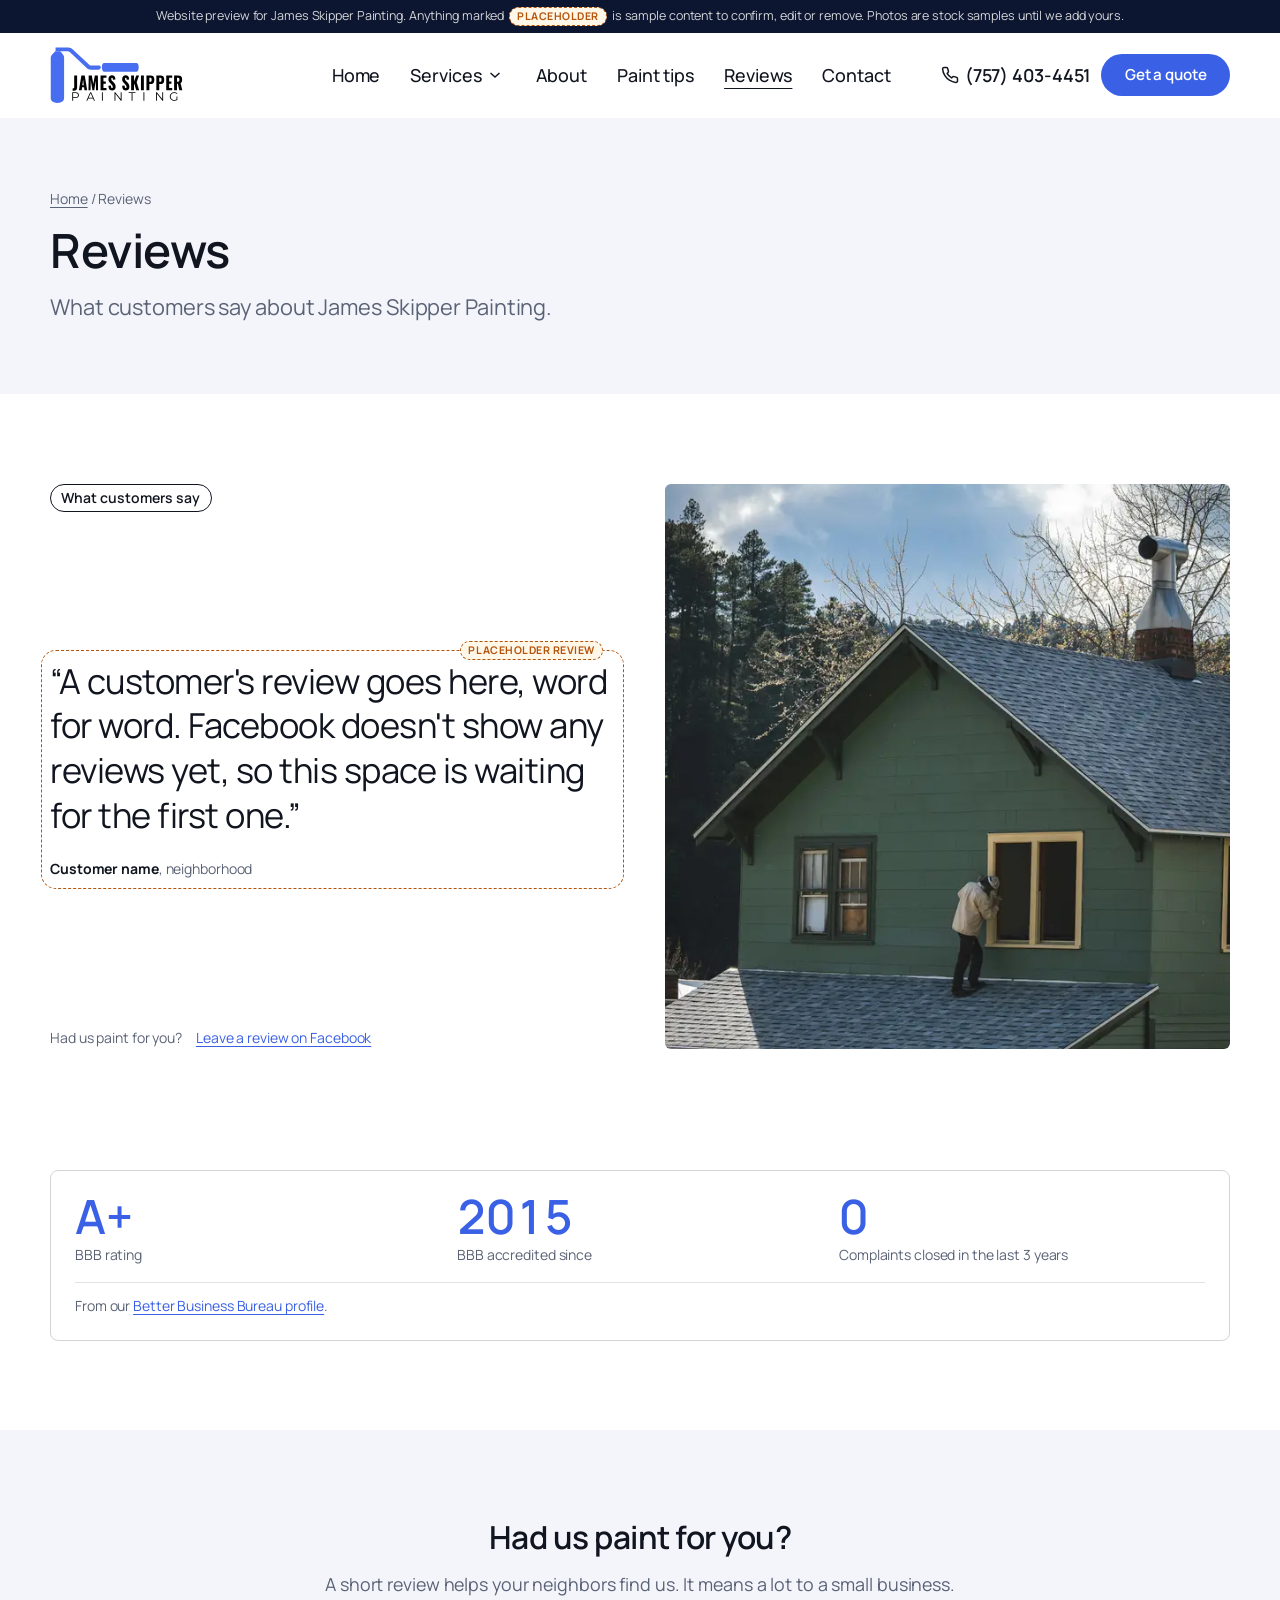
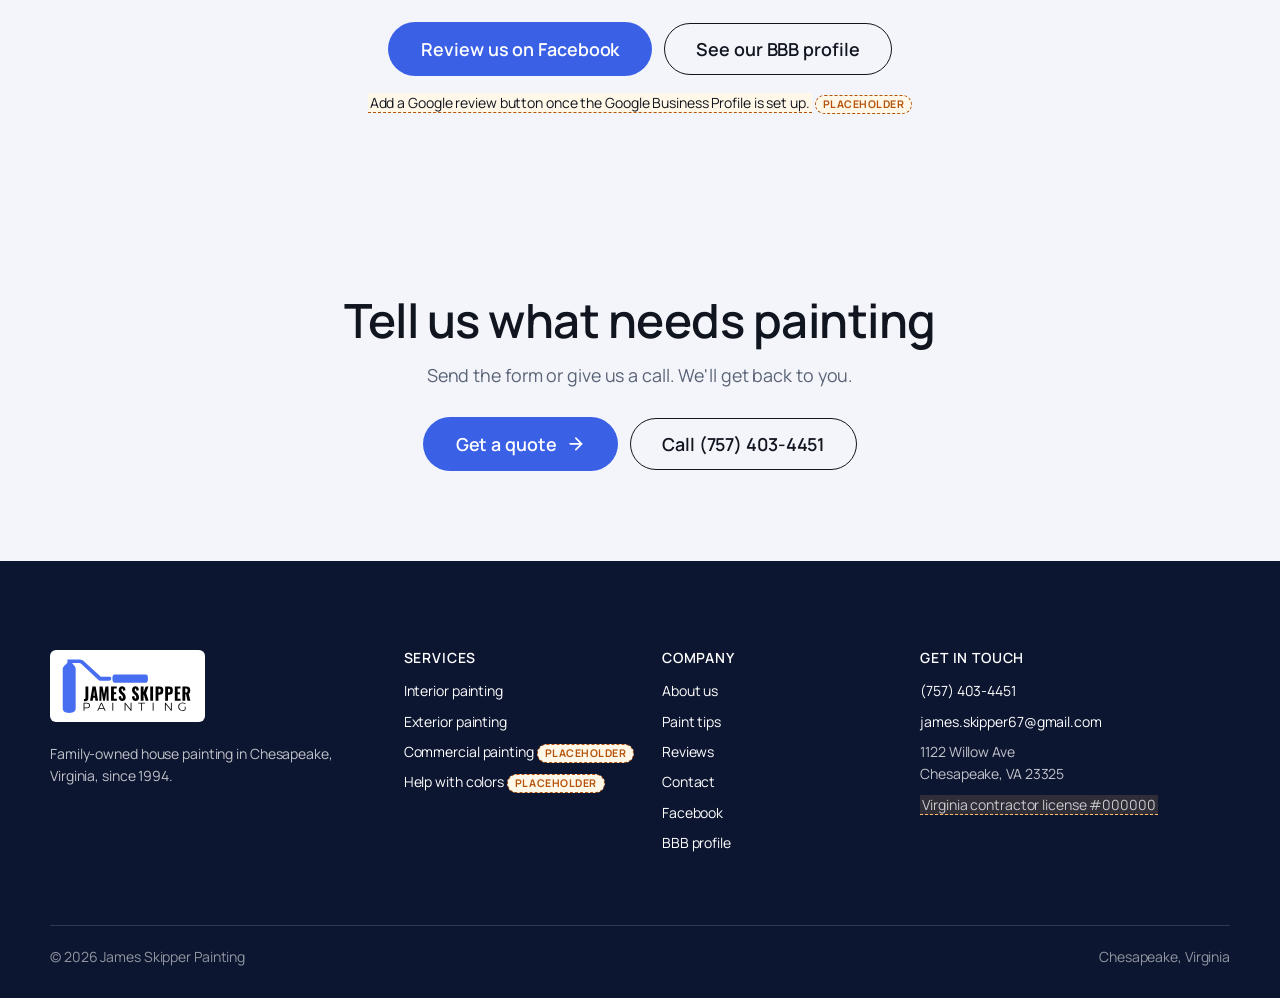
<file: reviews/index.html>
<!doctype html>
<html lang="en-US">
<head>
<meta charset="UTF-8">
<meta name="viewport" content="width=device-width, initial-scale=1">
<title>Reviews | James Skipper Painting, Chesapeake VA</title>
<meta name="description" content="Reviews of James Skipper Painting, house painting in Chesapeake, Virginia.">
<!-- Prototype preview. Remove this noindex line at launch. -->
<meta name="robots" content="noindex, nofollow">
<meta name="theme-color" content="#0d1630">
<meta property="og:type" content="website">
<meta property="og:title" content="Reviews | James Skipper Painting, Chesapeake VA">
<meta property="og:description" content="Reviews of James Skipper Painting, house painting in Chesapeake, Virginia.">
<meta property="og:url" content="https://jamesskipper.whitephoenixconsulting.com/reviews/">
<meta property="og:image" content="https://jamesskipper.whitephoenixconsulting.com/assets/img/og-image.jpg">
<meta name="twitter:card" content="summary_large_image">
<link rel="icon" type="image/png" href="../assets/img/favicon-32.png">
<link rel="apple-touch-icon" href="../assets/img/apple-touch-icon.png">
<link rel="preconnect" href="https://fonts.googleapis.com">
<link rel="preconnect" href="https://fonts.gstatic.com" crossorigin>
<link rel="stylesheet" href="https://fonts.googleapis.com/css2?family=Manrope:wght@300..800&amp;display=swap">
<link rel="stylesheet" id="wp-block-library-css" href="../assets/css/wp-blocks.css?ver=11.2.0">
<link rel="stylesheet" id="theme-style-css" href="../assets/css/site.css?ver=1eadf38a">
<meta name="site-build" content="20261008004043">
<script>document.documentElement.classList.add("js");</script>
<script>(function(){if(!window.fetch)return;fetch("../version.json",{cache:"no-store"}).then(function(r){return r.json()}).then(function(v){if(v.build&&v.build!=="20261008004043"){var k="reload-"+v.build;try{if(sessionStorage.getItem(k))return;sessionStorage.setItem(k,"1")}catch(e){}location.reload()}}).catch(function(){})})();</script>
<script type="speculationrules">{"prerender": [{"source": "document", "where": {"and": [{"href_matches": "/*"}, {"not": {"href_matches": "/*\\?*"}}, {"not": {"selector_matches": "a[rel~=nofollow]"}}]}, "eagerness": "moderate"}]}</script>
<script src="../assets/js/site.js?ver=d220d896" defer></script>
</head>
<body class="page has-mobile-actions">
<div class="wp-site-blocks">
<a class="skip-link screen-reader-text" href="#wp--skip-link--target">Skip to content</a>
<div class="preview-bar" role="note">Website preview for James Skipper Painting. Anything marked <span class="ph-chip" title="Placeholder: sample content. James Skipper Painting can confirm, edit or remove it.">Placeholder</span> is sample content to confirm, edit or remove. <span class="preview-bar__more">Photos are stock samples until we add yours.</span></div>
<header class="wp-block-template-part site-header has-global-padding">
  <div class="site-header__inner">
    <div class="wp-block-site-logo"><a href="../" rel="home" aria-label="James Skipper Painting, home"><img src="../assets/img/logo.svg" width="182" height="78" alt="James Skipper Painting"></a></div>
    <nav class="wp-block-navigation" aria-label="Main"><ul class="wp-block-navigation__container"><li class="wp-block-navigation-item"><a class="wp-block-navigation-item__content" href="../">Home</a></li><li class="wp-block-navigation-item has-child open-on-hover-click wp-block-navigation-submenu has-mega-menu"><a class="wp-block-navigation-item__content" href="../services/">Services</a><button class="wp-block-navigation__submenu-icon wp-block-navigation-submenu__toggle" type="button" aria-expanded="false" aria-controls="mega-services" aria-label="Services submenu"><svg xmlns="http://www.w3.org/2000/svg" width="12" height="12" viewBox="0 0 12 12" fill="none" aria-hidden="true" focusable="false"><path d="M1.50002 4L6.00002 8L10.5 4" stroke-width="1.5"></path></svg></button><div class="mega-menu" id="mega-services"><div class="mega-menu__inner"><div class="mega-menu__grid"><a class="mega-card" href="../services/#interior-painting"><span class="mega-card__media"><img src="../assets/img/interior-640.webp" width="640" height="427" alt="" loading="lazy" decoding="async"></span><span class="mega-card__title">Interior painting</span><span class="mega-card__text">Walls, ceilings and trim, with a color and finish that suit the room.</span></a><a class="mega-card" href="../services/#exterior-painting"><span class="mega-card__media"><img src="../assets/img/exterior-640.webp" width="640" height="427" alt="" loading="lazy" decoding="async"></span><span class="mega-card__title">Exterior painting</span><span class="mega-card__text">Siding and trim repainted, so you can stay off the ladder.</span></a><a class="mega-card" href="../services/#commercial-painting"><span class="mega-card__media"><img src="../assets/img/commercial-640.webp" width="640" height="427" alt="" loading="lazy" decoding="async"><span class="ph-chip" title="Placeholder: sample content. James Skipper Painting can confirm, edit or remove it.">Placeholder</span></span><span class="mega-card__title">Commercial painting</span><span class="mega-card__text">Offices, shops and rental units, inside and out.</span></a><a class="mega-card" href="../services/#color-advice"><span class="mega-card__media"><img src="../assets/img/color-640.webp" width="640" height="427" alt="" loading="lazy" decoding="async"><span class="ph-chip" title="Placeholder: sample content. James Skipper Painting can confirm, edit or remove it.">Placeholder</span></span><span class="mega-card__title">Help with colors</span><span class="mega-card__text">Colors that work with your roof, your lighting and the size of the room.</span></a></div><div class="mega-menu__foot"><span><strong>Also ask about:</strong> <span class="ph" title="Placeholder: sample content. James Skipper Painting can confirm, edit or remove it.">Cabinet painting, deck and fence staining, drywall patching, pressure washing</span> <span class="ph-chip" title="Placeholder: sample content. James Skipper Painting can confirm, edit or remove it.">Placeholder</span></span><a class="more-link" href="../services/">All services <svg xmlns="http://www.w3.org/2000/svg" viewBox="0 0 24 24" fill="none" stroke="currentColor" stroke-width="2" stroke-linecap="round" stroke-linejoin="round" aria-hidden="true" focusable="false"><path d="M5 12h14"/><path d="m12 5 7 7-7 7"/></svg></a></div></div></div></li><li class="wp-block-navigation-item"><a class="wp-block-navigation-item__content" href="../about-us/">About</a></li><li class="wp-block-navigation-item"><a class="wp-block-navigation-item__content" href="../paint-tips/">Paint tips</a></li><li class="wp-block-navigation-item"><a class="wp-block-navigation-item__content" href="../reviews/" aria-current="page">Reviews</a></li><li class="wp-block-navigation-item"><a class="wp-block-navigation-item__content" href="../contact-us/">Contact</a></li></ul></nav>
    <div class="header-tools">
      <a class="header-phone" href="tel:+17574034451"><svg width="18" height="18" xmlns="http://www.w3.org/2000/svg" viewBox="0 0 24 24" fill="none" stroke="currentColor" stroke-width="2" stroke-linecap="round" stroke-linejoin="round" aria-hidden="true" focusable="false"><path d="M22 16.92v3a2 2 0 0 1-2.18 2 19.79 19.79 0 0 1-8.63-3.07 19.5 19.5 0 0 1-6-6 19.79 19.79 0 0 1-3.07-8.67A2 2 0 0 1 4.11 2h3a2 2 0 0 1 2 1.72c.13.96.36 1.9.7 2.81a2 2 0 0 1-.45 2.11L8.09 9.91a16 16 0 0 0 6 6l1.27-1.27a2 2 0 0 1 2.11-.45c.91.34 1.85.57 2.81.7A2 2 0 0 1 22 16.92z"/></svg>(757) 403-4451</a>
      <a class="icon-button header-call" href="tel:+17574034451" aria-label="Call (757) 403-4451"><svg xmlns="http://www.w3.org/2000/svg" viewBox="0 0 24 24" fill="none" stroke="currentColor" stroke-width="2" stroke-linecap="round" stroke-linejoin="round" aria-hidden="true" focusable="false"><path d="M22 16.92v3a2 2 0 0 1-2.18 2 19.79 19.79 0 0 1-8.63-3.07 19.5 19.5 0 0 1-6-6 19.79 19.79 0 0 1-3.07-8.67A2 2 0 0 1 4.11 2h3a2 2 0 0 1 2 1.72c.13.96.36 1.9.7 2.81a2 2 0 0 1-.45 2.11L8.09 9.91a16 16 0 0 0 6 6l1.27-1.27a2 2 0 0 1 2.11-.45c.91.34 1.85.57 2.81.7A2 2 0 0 1 22 16.92z"/></svg></a>
      <div class="wp-block-button header-quote"><a class="wp-block-button__link wp-element-button" href="../quote/">Get a quote</a></div>
      <button class="wp-block-navigation__responsive-container-open icon-button" type="button" aria-haspopup="dialog" aria-expanded="false" aria-label="Open menu"><svg xmlns="http://www.w3.org/2000/svg" viewBox="0 0 24 24" aria-hidden="true" focusable="false"><path fill="currentColor" d="M5 5v1.5h14V5H5zm0 7.8h14v-1.5H5v1.5zM5 19h14v-1.5H5V19z"/></svg></button>
    </div>
  </div>
  <div class="wp-block-navigation__responsive-container" role="dialog" aria-modal="true" aria-label="Menu">
    <button class="wp-block-navigation__responsive-container-close icon-button" type="button" aria-label="Close menu"><svg xmlns="http://www.w3.org/2000/svg" viewBox="0 0 24 24" aria-hidden="true" focusable="false"><path fill="currentColor" d="m13.06 12 6.47-6.47-1.06-1.06L12 10.94 5.53 4.47 4.47 5.53 10.94 12l-6.47 6.47 1.06 1.06L12 13.06l6.47 6.47 1.06-1.06L13.06 12Z"/></svg></button>
    <ul><li><a href="../">Home</a></li><li><a href="../services/">Services</a><ul class="overlay-sub"><li><a href="../services/#interior-painting">Interior painting</a></li><li><a href="../services/#exterior-painting">Exterior painting</a></li><li><a href="../services/#commercial-painting">Commercial painting</a></li><li><a href="../services/#color-advice">Help with colors</a></li></ul></li><li><a href="../about-us/">About</a></li><li><a href="../paint-tips/">Paint tips</a></li><li><a href="../reviews/" aria-current="page">Reviews</a></li><li><a href="../contact-us/">Contact</a></li></ul>
    <div class="wp-block-buttons is-layout-flex"><div class="wp-block-button"><a class="wp-block-button__link wp-element-button" href="../quote/">Get a quote</a></div><div class="wp-block-button is-style-outline"><a class="wp-block-button__link wp-element-button" href="tel:+17574034451">Call (757) 403-4451</a></div></div>
  </div>
</header>
<main class="wp-block-group" id="wp--skip-link--target">

<section class="wp-block-group alignfull page-banner has-global-padding">
  <div class="page-banner__inner">
    <nav class="breadcrumbs" aria-label="Breadcrumb"><a href="../">Home</a> / Reviews</nav>
    <h1 class="wp-block-heading">Reviews</h1>
    <p class="lede">What customers say about James Skipper Painting.</p>
  </div>
</section>
<section class="wp-block-group alignfull section has-global-padding">
  <div class="wp-block-columns alignwide wide is-layout-flex">
    <div class="wp-block-column testimonial-col wp-reveal">
      <h2 class="wp-block-heading is-style-text-annotation">What customers say</h2>
      <div class="is-placeholder">
        <span class="ph-chip ph-corner" title="Placeholder: sample content. James Skipper Painting can confirm, edit or remove it.">Placeholder review</span>
        <blockquote class="wp-block-quote is-style-plain testimonial-quote">
          <p>&ldquo;A customer's review goes here, word for word. Facebook doesn't show any reviews yet, so this space is waiting for the first one.&rdquo;</p>
          <cite><strong>Customer name</strong>, neighborhood</cite>
        </blockquote>
      </div>
      <p class="rating-line">Had us paint for you? <a href="https://www.facebook.com/profile.php?id=100089586026542&sk=reviews" target="_blank" rel="noopener">Leave a review on Facebook</a> </p>
    </div>
    <div class="wp-block-column wp-reveal" style="--reveal-delay:0.08s">
      <figure class="wp-block-image size-large testimonial-media wp-lightbox-container"><img src="../assets/img/trim-1000.webp" srcset="../assets/img/trim-640.webp 640w, ../assets/img/trim-1000.webp 1000w, ../assets/img/trim-1400.webp 1400w" sizes="(min-width: 782px) 50vw, 100vw" width="1400" height="2062" alt="Painter working on the roof trim of a green house" loading="lazy" decoding="async"><button class="lightbox-trigger" type="button" aria-haspopup="dialog" aria-label="Enlarge: Painter working on the roof trim of a green house"><svg xmlns="http://www.w3.org/2000/svg" width="12" height="12" fill="none" viewBox="0 0 12 12" aria-hidden="true" focusable="false"><path fill="#fff" d="M2 0a2 2 0 0 0-2 2v2h1.5V2a.5.5 0 0 1 .5-.5h2V0H2Zm2 10.5H2a.5.5 0 0 1-.5-.5V8H0v2a2 2 0 0 0 2 2h2v-1.5ZM8 12v-1.5h2a.5.5 0 0 0 .5-.5V8H12v2a2 2 0 0 1-2 2H8Zm2-12a2 2 0 0 1 2 2v2h-1.5V2a.5.5 0 0 0-.5-.5H8V0h2Z"/></svg></button></figure>
    </div>
  </div>
</section>
<section class="wp-block-group alignfull section has-global-padding" style="padding-top:0">
  <div class="bbb-record wide wp-reveal">
    <div><span class="bbb-record__big">A+</span><span>BBB rating</span></div>
    <div><span class="bbb-record__big">2015</span><span>BBB accredited since</span></div>
    <div><span class="bbb-record__big">0</span><span>Complaints closed in the last 3 years</span></div>
    <p>From our <a href="https://www.bbb.org/us/va/chesapeake/profile/painting-contractors/james-skipper-painting-0583-90042634" target="_blank" rel="noopener">Better Business Bureau profile</a>.</p>
  </div>
</section>
<section class="wp-block-group alignfull section has-accent-5-background-color has-global-padding">
  <div class="wp-block-group has-text-align-center wp-reveal" style="max-width:680px;margin:0 auto">
    <h2 class="wp-block-heading">Had us paint for you?</h2>
    <p style="margin-top:14px;color:var(--wp--preset--color--accent-4)">A short review helps your neighbors find us. It means a lot to a small business.</p>
    <div style="margin-top:24px"><div class="wp-block-buttons is-layout-flex is-content-justification-center"><div class="wp-block-button"><a class="wp-block-button__link wp-element-button" href="https://www.facebook.com/profile.php?id=100089586026542&sk=reviews" target="_blank" rel="noopener">Review us on Facebook</a></div><div class="wp-block-button is-style-outline"><a class="wp-block-button__link wp-element-button" href="https://www.bbb.org/us/va/chesapeake/profile/painting-contractors/james-skipper-painting-0583-90042634" target="_blank" rel="noopener">See our BBB profile</a></div></div></div>
    <p style="margin-top:16px;font-size:var(--wp--preset--font-size--small);color:var(--wp--preset--color--accent-4)"><span class="ph" title="Placeholder: sample content. James Skipper Painting can confirm, edit or remove it.">Add a Google review button once the Google Business Profile is set up.</span> <span class="ph-chip" title="Placeholder: sample content. James Skipper Painting can confirm, edit or remove it.">Placeholder</span></p>
  </div>
</section>
<section class="wp-block-group alignfull section has-accent-5-background-color has-global-padding">
  <div class="wp-block-group has-text-align-center wp-reveal" style="max-width:680px;margin:0 auto">
    <h2 class="wp-block-heading has-text-align-center" style="font-size:var(--wp--preset--font-size--xx-large)">Tell us what needs painting</h2>
    <p class="has-text-align-center" style="margin-top:14px;color:var(--wp--preset--color--accent-4)">Send the form or give us a call. We'll get back to you.</p>
    <div style="margin-top:28px"><div class="wp-block-buttons is-layout-flex is-content-justification-center"><div class="wp-block-button"><a class="wp-block-button__link wp-element-button" href="../quote/">Get a quote<svg xmlns="http://www.w3.org/2000/svg" viewBox="0 0 24 24" fill="none" stroke="currentColor" stroke-width="2" stroke-linecap="round" stroke-linejoin="round" aria-hidden="true" focusable="false"><path d="M5 12h14"/><path d="m12 5 7 7-7 7"/></svg></a></div><div class="wp-block-button is-style-outline"><a class="wp-block-button__link wp-element-button" href="tel:+17574034451">Call (757) 403-4451</a></div></div></div>
  </div>
</section>

</main>
<footer class="wp-block-template-part site-footer has-global-padding">
  <div class="site-footer__inner">
    <div class="footer-top">
      <div class="footer-brand">
        <a class="footer-logo" href="../"><img src="../assets/img/logo.svg" width="182" height="78" alt="James Skipper Painting" loading="lazy"></a>
        <p>Family-owned house painting in Chesapeake, Virginia, since 1994.</p>
      </div>
      <div>
        <h2>Services</h2>
        <ul><li><a href="../services/#interior-painting">Interior painting</a></li><li><a href="../services/#exterior-painting">Exterior painting</a></li><li><a href="../services/#commercial-painting">Commercial painting</a> <span class="ph-chip" title="Placeholder: sample content. James Skipper Painting can confirm, edit or remove it.">Placeholder</span></li><li><a href="../services/#color-advice">Help with colors</a> <span class="ph-chip" title="Placeholder: sample content. James Skipper Painting can confirm, edit or remove it.">Placeholder</span></li></ul>
      </div>
      <div>
        <h2>Company</h2>
        <ul>
          <li><a href="../about-us/">About us</a></li>
          <li><a href="../paint-tips/">Paint tips</a></li>
          <li><a href="../reviews/">Reviews</a></li>
          <li><a href="../contact-us/">Contact</a></li>
          <li><a href="https://www.facebook.com/people/James-Skipper-Painting/100089586026542/" target="_blank" rel="noopener">Facebook</a></li>
          <li><a href="https://www.bbb.org/us/va/chesapeake/profile/painting-contractors/james-skipper-painting-0583-90042634" target="_blank" rel="noopener">BBB profile</a></li>
        </ul>
      </div>
      <div>
        <h2>Get in touch</h2>
        <ul>
          <li><a href="tel:+17574034451">(757) 403-4451</a></li>
          <li><a href="mailto:james.skipper67@gmail.com">james.skipper67@gmail.com</a></li>
          <li>1122 Willow Ave<br>Chesapeake, VA 23325</li>
          <li><span class="ph" title="Placeholder: sample content. James Skipper Painting can confirm, edit or remove it.">Virginia contractor license #000000</span></li>
        </ul>
      </div>
    </div>
    <div class="footer-bottom"><p>&copy; <span data-year>2026</span> James Skipper Painting</p><p>Chesapeake, Virginia</p></div>
  </div>
</footer>
</div>
<div class="mobile-actions" role="region" aria-label="Quick actions">
  <div class="wp-block-button is-style-outline"><a class="wp-block-button__link wp-element-button" href="tel:+17574034451"><svg xmlns="http://www.w3.org/2000/svg" viewBox="0 0 24 24" fill="none" stroke="currentColor" stroke-width="2" stroke-linecap="round" stroke-linejoin="round" aria-hidden="true" focusable="false"><path d="M22 16.92v3a2 2 0 0 1-2.18 2 19.79 19.79 0 0 1-8.63-3.07 19.5 19.5 0 0 1-6-6 19.79 19.79 0 0 1-3.07-8.67A2 2 0 0 1 4.11 2h3a2 2 0 0 1 2 1.72c.13.96.36 1.9.7 2.81a2 2 0 0 1-.45 2.11L8.09 9.91a16 16 0 0 0 6 6l1.27-1.27a2 2 0 0 1 2.11-.45c.91.34 1.85.57 2.81.7A2 2 0 0 1 22 16.92z"/></svg>Call</a></div>
  <div class="wp-block-button"><a class="wp-block-button__link wp-element-button" href="../quote/">Get a quote<svg xmlns="http://www.w3.org/2000/svg" viewBox="0 0 24 24" fill="none" stroke="currentColor" stroke-width="2" stroke-linecap="round" stroke-linejoin="round" aria-hidden="true" focusable="false"><path d="M5 12h14"/><path d="m12 5 7 7-7 7"/></svg></a></div>
</div>
</body>
</html>
</file>
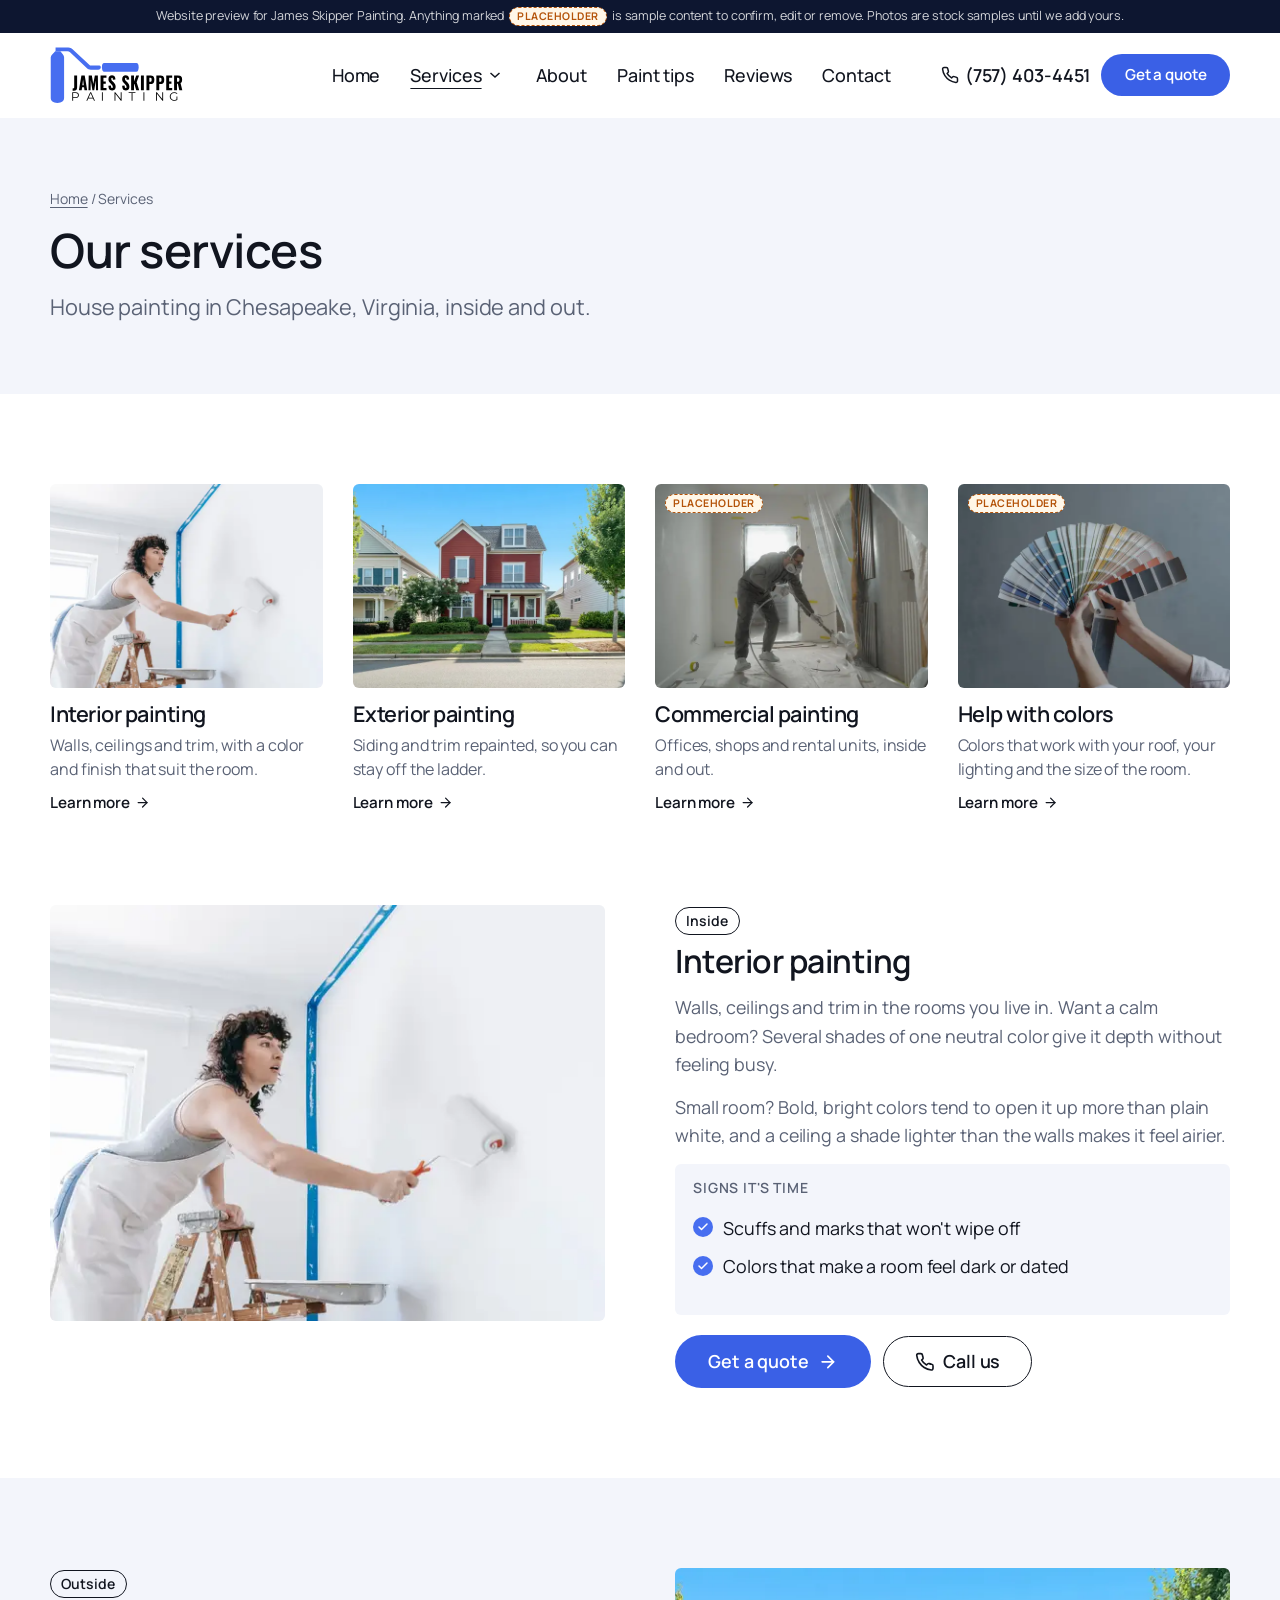
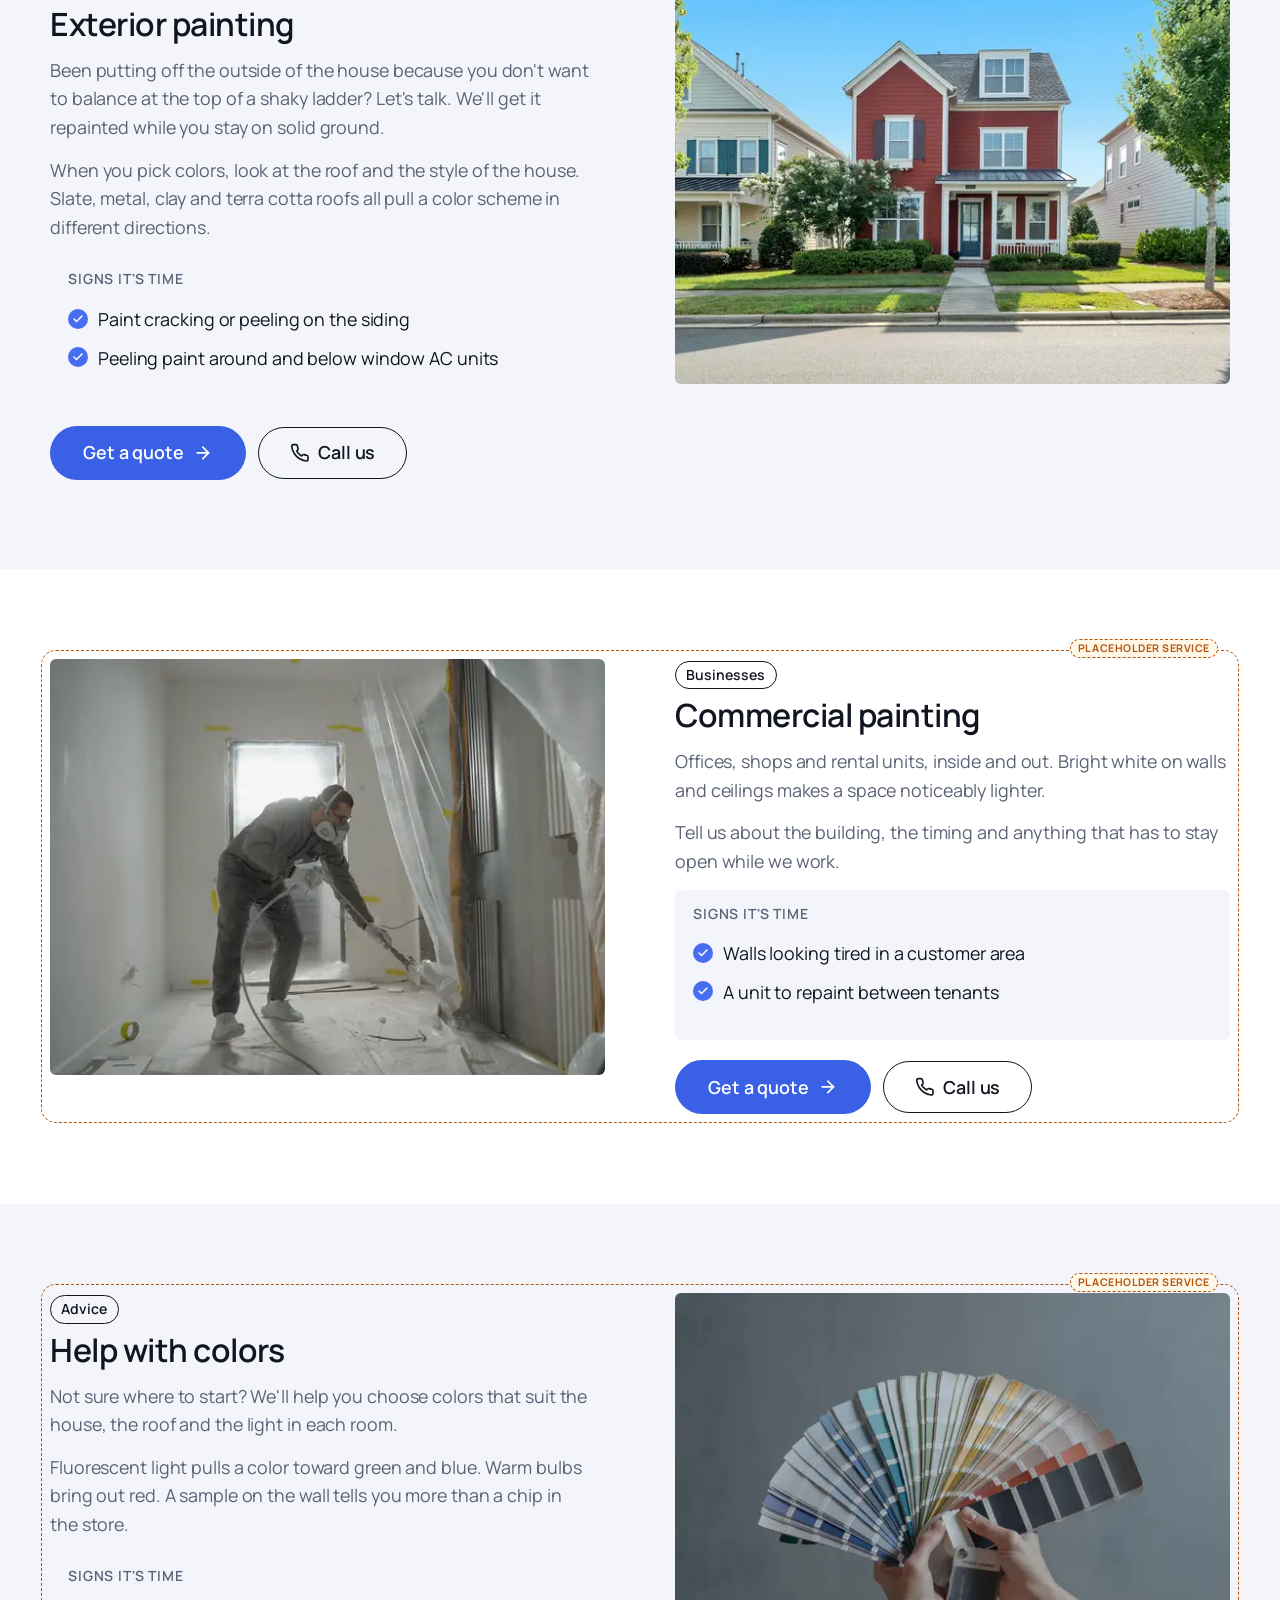
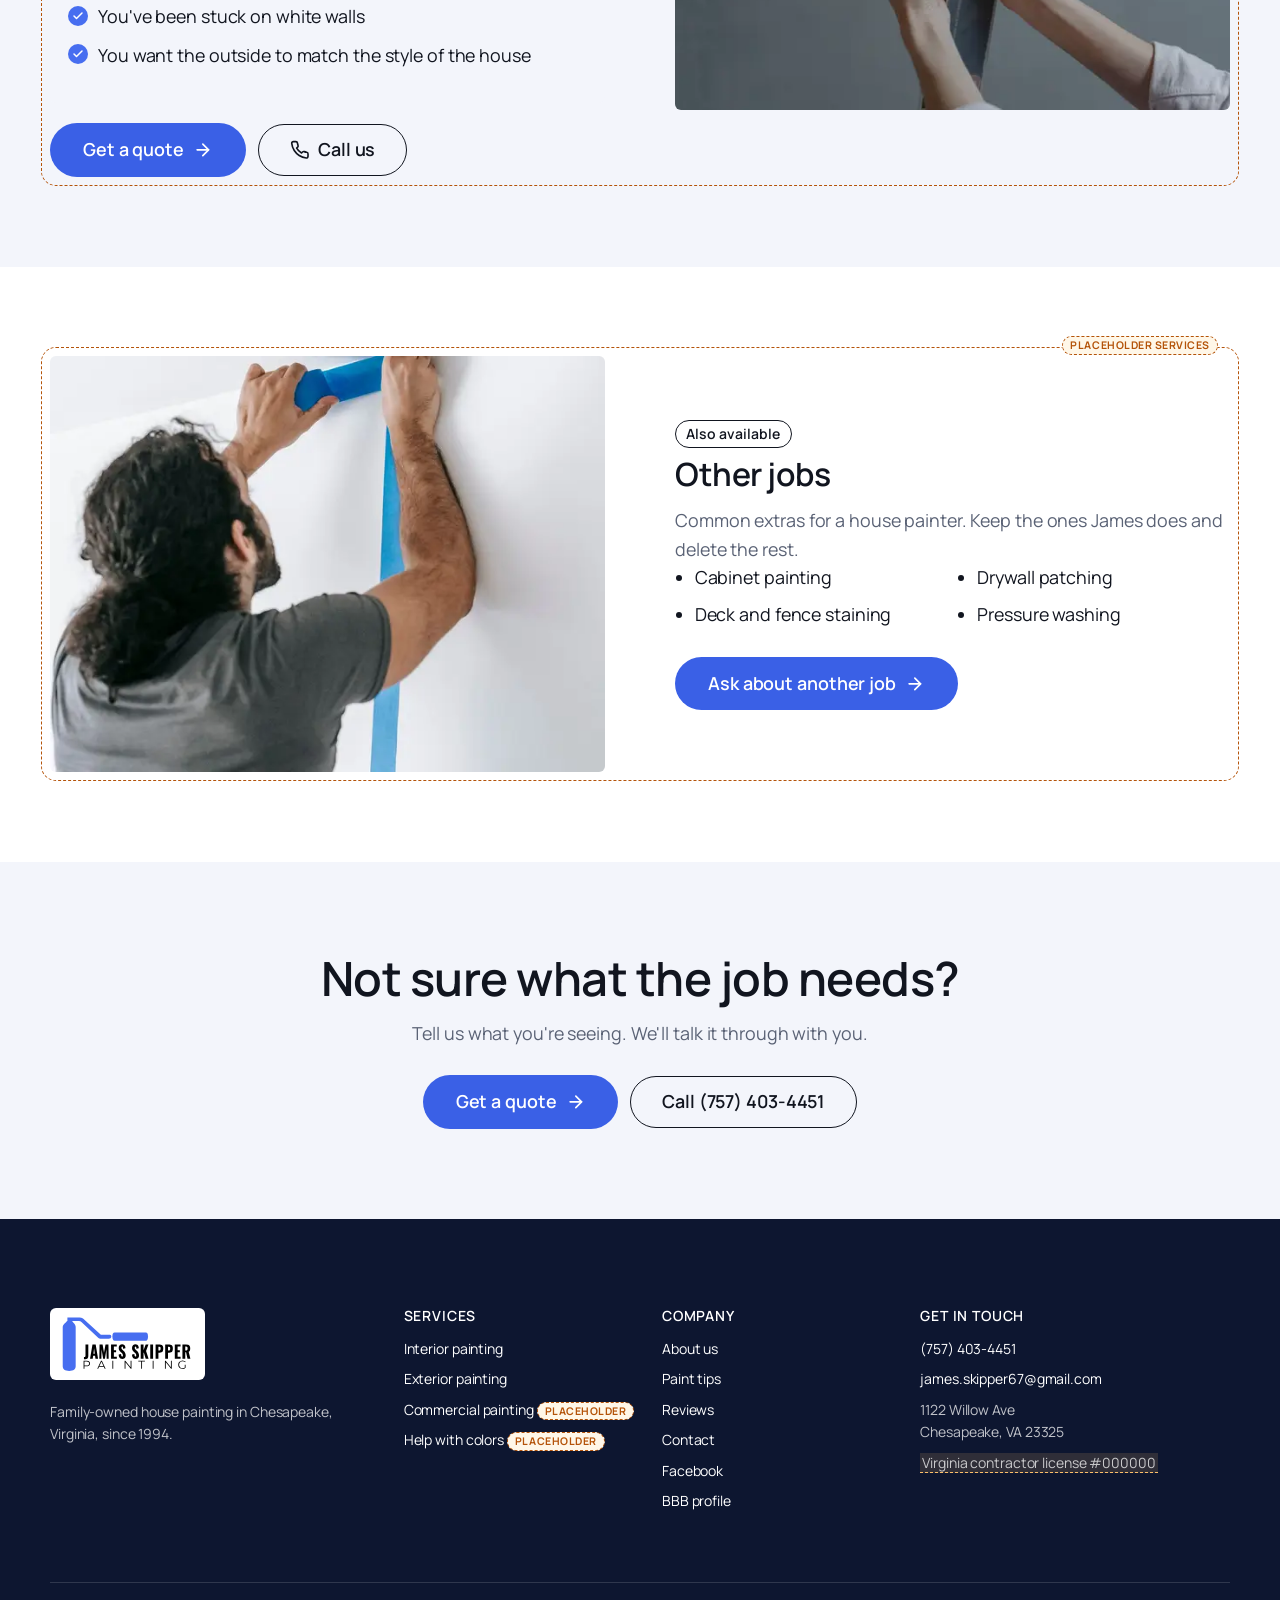
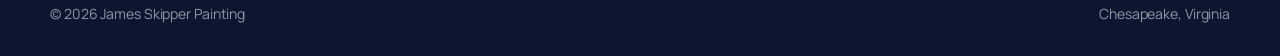
<file: services/index.html>
<!doctype html>
<html lang="en-US">
<head>
<meta charset="UTF-8">
<meta name="viewport" content="width=device-width, initial-scale=1">
<title>Painting Services | James Skipper Painting, Chesapeake VA</title>
<meta name="description" content="Interior and exterior house painting in Chesapeake, Virginia.">
<!-- Prototype preview. Remove this noindex line at launch. -->
<meta name="robots" content="noindex, nofollow">
<meta name="theme-color" content="#0d1630">
<meta property="og:type" content="website">
<meta property="og:title" content="Painting Services | James Skipper Painting, Chesapeake VA">
<meta property="og:description" content="Interior and exterior house painting in Chesapeake, Virginia.">
<meta property="og:url" content="https://jamesskipper.whitephoenixconsulting.com/services/">
<meta property="og:image" content="https://jamesskipper.whitephoenixconsulting.com/assets/img/og-image.jpg">
<meta name="twitter:card" content="summary_large_image">
<link rel="icon" type="image/png" href="../assets/img/favicon-32.png">
<link rel="apple-touch-icon" href="../assets/img/apple-touch-icon.png">
<link rel="preconnect" href="https://fonts.googleapis.com">
<link rel="preconnect" href="https://fonts.gstatic.com" crossorigin>
<link rel="stylesheet" href="https://fonts.googleapis.com/css2?family=Manrope:wght@300..800&amp;display=swap">
<link rel="stylesheet" id="wp-block-library-css" href="../assets/css/wp-blocks.css?ver=11.2.0">
<link rel="stylesheet" id="theme-style-css" href="../assets/css/site.css?ver=1eadf38a">
<meta name="site-build" content="20261008004043">
<script>document.documentElement.classList.add("js");</script>
<script>(function(){if(!window.fetch)return;fetch("../version.json",{cache:"no-store"}).then(function(r){return r.json()}).then(function(v){if(v.build&&v.build!=="20261008004043"){var k="reload-"+v.build;try{if(sessionStorage.getItem(k))return;sessionStorage.setItem(k,"1")}catch(e){}location.reload()}}).catch(function(){})})();</script>
<script type="speculationrules">{"prerender": [{"source": "document", "where": {"and": [{"href_matches": "/*"}, {"not": {"href_matches": "/*\\?*"}}, {"not": {"selector_matches": "a[rel~=nofollow]"}}]}, "eagerness": "moderate"}]}</script>
<script src="../assets/js/site.js?ver=d220d896" defer></script>
</head>
<body class="page has-mobile-actions">
<div class="wp-site-blocks">
<a class="skip-link screen-reader-text" href="#wp--skip-link--target">Skip to content</a>
<div class="preview-bar" role="note">Website preview for James Skipper Painting. Anything marked <span class="ph-chip" title="Placeholder: sample content. James Skipper Painting can confirm, edit or remove it.">Placeholder</span> is sample content to confirm, edit or remove. <span class="preview-bar__more">Photos are stock samples until we add yours.</span></div>
<header class="wp-block-template-part site-header has-global-padding">
  <div class="site-header__inner">
    <div class="wp-block-site-logo"><a href="../" rel="home" aria-label="James Skipper Painting, home"><img src="../assets/img/logo.svg" width="182" height="78" alt="James Skipper Painting"></a></div>
    <nav class="wp-block-navigation" aria-label="Main"><ul class="wp-block-navigation__container"><li class="wp-block-navigation-item"><a class="wp-block-navigation-item__content" href="../">Home</a></li><li class="wp-block-navigation-item has-child open-on-hover-click wp-block-navigation-submenu has-mega-menu"><a class="wp-block-navigation-item__content" href="../services/" aria-current="page">Services</a><button class="wp-block-navigation__submenu-icon wp-block-navigation-submenu__toggle" type="button" aria-expanded="false" aria-controls="mega-services" aria-label="Services submenu"><svg xmlns="http://www.w3.org/2000/svg" width="12" height="12" viewBox="0 0 12 12" fill="none" aria-hidden="true" focusable="false"><path d="M1.50002 4L6.00002 8L10.5 4" stroke-width="1.5"></path></svg></button><div class="mega-menu" id="mega-services"><div class="mega-menu__inner"><div class="mega-menu__grid"><a class="mega-card" href="../services/#interior-painting"><span class="mega-card__media"><img src="../assets/img/interior-640.webp" width="640" height="427" alt="" loading="lazy" decoding="async"></span><span class="mega-card__title">Interior painting</span><span class="mega-card__text">Walls, ceilings and trim, with a color and finish that suit the room.</span></a><a class="mega-card" href="../services/#exterior-painting"><span class="mega-card__media"><img src="../assets/img/exterior-640.webp" width="640" height="427" alt="" loading="lazy" decoding="async"></span><span class="mega-card__title">Exterior painting</span><span class="mega-card__text">Siding and trim repainted, so you can stay off the ladder.</span></a><a class="mega-card" href="../services/#commercial-painting"><span class="mega-card__media"><img src="../assets/img/commercial-640.webp" width="640" height="427" alt="" loading="lazy" decoding="async"><span class="ph-chip" title="Placeholder: sample content. James Skipper Painting can confirm, edit or remove it.">Placeholder</span></span><span class="mega-card__title">Commercial painting</span><span class="mega-card__text">Offices, shops and rental units, inside and out.</span></a><a class="mega-card" href="../services/#color-advice"><span class="mega-card__media"><img src="../assets/img/color-640.webp" width="640" height="427" alt="" loading="lazy" decoding="async"><span class="ph-chip" title="Placeholder: sample content. James Skipper Painting can confirm, edit or remove it.">Placeholder</span></span><span class="mega-card__title">Help with colors</span><span class="mega-card__text">Colors that work with your roof, your lighting and the size of the room.</span></a></div><div class="mega-menu__foot"><span><strong>Also ask about:</strong> <span class="ph" title="Placeholder: sample content. James Skipper Painting can confirm, edit or remove it.">Cabinet painting, deck and fence staining, drywall patching, pressure washing</span> <span class="ph-chip" title="Placeholder: sample content. James Skipper Painting can confirm, edit or remove it.">Placeholder</span></span><a class="more-link" href="../services/">All services <svg xmlns="http://www.w3.org/2000/svg" viewBox="0 0 24 24" fill="none" stroke="currentColor" stroke-width="2" stroke-linecap="round" stroke-linejoin="round" aria-hidden="true" focusable="false"><path d="M5 12h14"/><path d="m12 5 7 7-7 7"/></svg></a></div></div></div></li><li class="wp-block-navigation-item"><a class="wp-block-navigation-item__content" href="../about-us/">About</a></li><li class="wp-block-navigation-item"><a class="wp-block-navigation-item__content" href="../paint-tips/">Paint tips</a></li><li class="wp-block-navigation-item"><a class="wp-block-navigation-item__content" href="../reviews/">Reviews</a></li><li class="wp-block-navigation-item"><a class="wp-block-navigation-item__content" href="../contact-us/">Contact</a></li></ul></nav>
    <div class="header-tools">
      <a class="header-phone" href="tel:+17574034451"><svg width="18" height="18" xmlns="http://www.w3.org/2000/svg" viewBox="0 0 24 24" fill="none" stroke="currentColor" stroke-width="2" stroke-linecap="round" stroke-linejoin="round" aria-hidden="true" focusable="false"><path d="M22 16.92v3a2 2 0 0 1-2.18 2 19.79 19.79 0 0 1-8.63-3.07 19.5 19.5 0 0 1-6-6 19.79 19.79 0 0 1-3.07-8.67A2 2 0 0 1 4.11 2h3a2 2 0 0 1 2 1.72c.13.96.36 1.9.7 2.81a2 2 0 0 1-.45 2.11L8.09 9.91a16 16 0 0 0 6 6l1.27-1.27a2 2 0 0 1 2.11-.45c.91.34 1.85.57 2.81.7A2 2 0 0 1 22 16.92z"/></svg>(757) 403-4451</a>
      <a class="icon-button header-call" href="tel:+17574034451" aria-label="Call (757) 403-4451"><svg xmlns="http://www.w3.org/2000/svg" viewBox="0 0 24 24" fill="none" stroke="currentColor" stroke-width="2" stroke-linecap="round" stroke-linejoin="round" aria-hidden="true" focusable="false"><path d="M22 16.92v3a2 2 0 0 1-2.18 2 19.79 19.79 0 0 1-8.63-3.07 19.5 19.5 0 0 1-6-6 19.79 19.79 0 0 1-3.07-8.67A2 2 0 0 1 4.11 2h3a2 2 0 0 1 2 1.72c.13.96.36 1.9.7 2.81a2 2 0 0 1-.45 2.11L8.09 9.91a16 16 0 0 0 6 6l1.27-1.27a2 2 0 0 1 2.11-.45c.91.34 1.85.57 2.81.7A2 2 0 0 1 22 16.92z"/></svg></a>
      <div class="wp-block-button header-quote"><a class="wp-block-button__link wp-element-button" href="../quote/">Get a quote</a></div>
      <button class="wp-block-navigation__responsive-container-open icon-button" type="button" aria-haspopup="dialog" aria-expanded="false" aria-label="Open menu"><svg xmlns="http://www.w3.org/2000/svg" viewBox="0 0 24 24" aria-hidden="true" focusable="false"><path fill="currentColor" d="M5 5v1.5h14V5H5zm0 7.8h14v-1.5H5v1.5zM5 19h14v-1.5H5V19z"/></svg></button>
    </div>
  </div>
  <div class="wp-block-navigation__responsive-container" role="dialog" aria-modal="true" aria-label="Menu">
    <button class="wp-block-navigation__responsive-container-close icon-button" type="button" aria-label="Close menu"><svg xmlns="http://www.w3.org/2000/svg" viewBox="0 0 24 24" aria-hidden="true" focusable="false"><path fill="currentColor" d="m13.06 12 6.47-6.47-1.06-1.06L12 10.94 5.53 4.47 4.47 5.53 10.94 12l-6.47 6.47 1.06 1.06L12 13.06l6.47 6.47 1.06-1.06L13.06 12Z"/></svg></button>
    <ul><li><a href="../">Home</a></li><li><a href="../services/" aria-current="page">Services</a><ul class="overlay-sub"><li><a href="../services/#interior-painting">Interior painting</a></li><li><a href="../services/#exterior-painting">Exterior painting</a></li><li><a href="../services/#commercial-painting">Commercial painting</a></li><li><a href="../services/#color-advice">Help with colors</a></li></ul></li><li><a href="../about-us/">About</a></li><li><a href="../paint-tips/">Paint tips</a></li><li><a href="../reviews/">Reviews</a></li><li><a href="../contact-us/">Contact</a></li></ul>
    <div class="wp-block-buttons is-layout-flex"><div class="wp-block-button"><a class="wp-block-button__link wp-element-button" href="../quote/">Get a quote</a></div><div class="wp-block-button is-style-outline"><a class="wp-block-button__link wp-element-button" href="tel:+17574034451">Call (757) 403-4451</a></div></div>
  </div>
</header>
<main class="wp-block-group" id="wp--skip-link--target">

<section class="wp-block-group alignfull page-banner has-global-padding">
  <div class="page-banner__inner">
    <nav class="breadcrumbs" aria-label="Breadcrumb"><a href="../">Home</a> / Services</nav>
    <h1 class="wp-block-heading">Our services</h1>
    <p class="lede">House painting in Chesapeake, Virginia, inside and out.</p>
  </div>
</section>
<section class="wp-block-group alignfull section has-global-padding" style="padding-bottom:0" aria-label="Jump to a service">
  <div class="wide"><div class="wp-block-group is-layout-grid columns-4"><div class="wp-block-group service-card wp-reveal">
  <a href="#interior-painting">
    <figure class="wp-block-image size-large"><img src="../assets/img/interior-1000.webp" srcset="../assets/img/interior-640.webp 640w, ../assets/img/interior-1000.webp 1000w, ../assets/img/interior-1400.webp 1400w" sizes="(min-width: 782px) 25vw, 50vw" width="1400" height="933" alt="Painter rolling white paint onto an interior wall" loading="lazy" decoding="async"></figure>
    <h3 class="wp-block-heading">Interior painting</h3>
    <p>Walls, ceilings and trim, with a color and finish that suit the room.</p>
    <span class="more-link">Learn more <svg xmlns="http://www.w3.org/2000/svg" viewBox="0 0 24 24" fill="none" stroke="currentColor" stroke-width="2" stroke-linecap="round" stroke-linejoin="round" aria-hidden="true" focusable="false"><path d="M5 12h14"/><path d="m12 5 7 7-7 7"/></svg></span>
  </a>
</div><div class="wp-block-group service-card wp-reveal" style="--reveal-delay:0.08s">
  <a href="#exterior-painting">
    <figure class="wp-block-image size-large"><img src="../assets/img/exterior-1000.webp" srcset="../assets/img/exterior-640.webp 640w, ../assets/img/exterior-1000.webp 1000w, ../assets/img/exterior-1400.webp 1400w" sizes="(min-width: 782px) 25vw, 50vw" width="1400" height="933" alt="Red two-story house with white trim on a residential street" loading="lazy" decoding="async"></figure>
    <h3 class="wp-block-heading">Exterior painting</h3>
    <p>Siding and trim repainted, so you can stay off the ladder.</p>
    <span class="more-link">Learn more <svg xmlns="http://www.w3.org/2000/svg" viewBox="0 0 24 24" fill="none" stroke="currentColor" stroke-width="2" stroke-linecap="round" stroke-linejoin="round" aria-hidden="true" focusable="false"><path d="M5 12h14"/><path d="m12 5 7 7-7 7"/></svg></span>
  </a>
</div><div class="wp-block-group service-card wp-reveal" style="--reveal-delay:0.16s">
  <a href="#commercial-painting">
    <figure class="wp-block-image size-large"><img src="../assets/img/commercial-1000.webp" srcset="../assets/img/commercial-640.webp 640w, ../assets/img/commercial-1000.webp 1000w, ../assets/img/commercial-1400.webp 1400w" sizes="(min-width: 782px) 25vw, 50vw" width="1400" height="933" alt="Painter spraying walls in a room covered with plastic sheeting" loading="lazy" decoding="async"><span class="ph-chip" title="Placeholder: sample content. James Skipper Painting can confirm, edit or remove it.">Placeholder</span></figure>
    <h3 class="wp-block-heading">Commercial painting</h3>
    <p>Offices, shops and rental units, inside and out.</p>
    <span class="more-link">Learn more <svg xmlns="http://www.w3.org/2000/svg" viewBox="0 0 24 24" fill="none" stroke="currentColor" stroke-width="2" stroke-linecap="round" stroke-linejoin="round" aria-hidden="true" focusable="false"><path d="M5 12h14"/><path d="m12 5 7 7-7 7"/></svg></span>
  </a>
</div><div class="wp-block-group service-card wp-reveal" style="--reveal-delay:0.24s">
  <a href="#color-advice">
    <figure class="wp-block-image size-large"><img src="../assets/img/color-1000.webp" srcset="../assets/img/color-640.webp 640w, ../assets/img/color-1000.webp 1000w, ../assets/img/color-1400.webp 1400w" sizes="(min-width: 782px) 25vw, 50vw" width="1400" height="933" alt="Hand holding open a fan deck of paint colors" loading="lazy" decoding="async"><span class="ph-chip" title="Placeholder: sample content. James Skipper Painting can confirm, edit or remove it.">Placeholder</span></figure>
    <h3 class="wp-block-heading">Help with colors</h3>
    <p>Colors that work with your roof, your lighting and the size of the room.</p>
    <span class="more-link">Learn more <svg xmlns="http://www.w3.org/2000/svg" viewBox="0 0 24 24" fill="none" stroke="currentColor" stroke-width="2" stroke-linecap="round" stroke-linejoin="round" aria-hidden="true" focusable="false"><path d="M5 12h14"/><path d="m12 5 7 7-7 7"/></svg></span>
  </a>
</div></div></div>
</section>
<section class="wp-block-group alignfull section has-global-padding" id="interior-painting" aria-labelledby="interior-painting-title">
  <div class="svc-row wide wp-reveal">
    
    <figure class="wp-block-image svc-row__media wp-lightbox-container"><img src="../assets/img/interior-1000.webp" srcset="../assets/img/interior-640.webp 640w, ../assets/img/interior-1000.webp 1000w, ../assets/img/interior-1400.webp 1400w" sizes="(min-width: 782px) 50vw, 40vw" width="1400" height="933" alt="Painter rolling white paint onto an interior wall" loading="lazy" decoding="async"><button class="lightbox-trigger" type="button" aria-haspopup="dialog" aria-label="Enlarge: Painter rolling white paint onto an interior wall"><svg xmlns="http://www.w3.org/2000/svg" width="12" height="12" fill="none" viewBox="0 0 12 12" aria-hidden="true" focusable="false"><path fill="#fff" d="M2 0a2 2 0 0 0-2 2v2h1.5V2a.5.5 0 0 1 .5-.5h2V0H2Zm2 10.5H2a.5.5 0 0 1-.5-.5V8H0v2a2 2 0 0 0 2 2h2v-1.5ZM8 12v-1.5h2a.5.5 0 0 0 .5-.5V8H12v2a2 2 0 0 1-2 2H8Zm2-12a2 2 0 0 1 2 2v2h-1.5V2a.5.5 0 0 0-.5-.5H8V0h2Z"/></svg></button></figure>
    <div class="svc-row__head"><span class="is-style-text-annotation">Inside</span><h2 class="wp-block-heading" id="interior-painting-title">Interior painting</h2></div>
    <div class="svc-row__body">
      <p>Walls, ceilings and trim in the rooms you live in. Want a calm bedroom? Several shades of one neutral color give it depth without feeling busy.</p><p>Small room? Bold, bright colors tend to open it up more than plain white, and a ceiling a shade lighter than the walls makes it feel airier.</p>
      <div class="signs"><h3 class="wp-block-heading">Signs it's time</h3><ul class="wp-block-list is-style-checks"><li>Scuffs and marks that won't wipe off</li><li>Colors that make a room feel dark or dated</li></ul></div>
      <div class="wp-block-buttons is-layout-flex"><div class="wp-block-button"><a class="wp-block-button__link wp-element-button" href="../quote/?service=interior-painting">Get a quote<svg xmlns="http://www.w3.org/2000/svg" viewBox="0 0 24 24" fill="none" stroke="currentColor" stroke-width="2" stroke-linecap="round" stroke-linejoin="round" aria-hidden="true" focusable="false"><path d="M5 12h14"/><path d="m12 5 7 7-7 7"/></svg></a></div><div class="wp-block-button is-style-outline"><a class="wp-block-button__link wp-element-button" href="tel:+17574034451"><svg xmlns="http://www.w3.org/2000/svg" viewBox="0 0 24 24" fill="none" stroke="currentColor" stroke-width="2" stroke-linecap="round" stroke-linejoin="round" aria-hidden="true" focusable="false"><path d="M22 16.92v3a2 2 0 0 1-2.18 2 19.79 19.79 0 0 1-8.63-3.07 19.5 19.5 0 0 1-6-6 19.79 19.79 0 0 1-3.07-8.67A2 2 0 0 1 4.11 2h3a2 2 0 0 1 2 1.72c.13.96.36 1.9.7 2.81a2 2 0 0 1-.45 2.11L8.09 9.91a16 16 0 0 0 6 6l1.27-1.27a2 2 0 0 1 2.11-.45c.91.34 1.85.57 2.81.7A2 2 0 0 1 22 16.92z"/></svg>Call us</a></div></div>
    </div>
  </div>
</section><section class="wp-block-group alignfull section has-global-padding has-accent-5-background-color" id="exterior-painting" aria-labelledby="exterior-painting-title">
  <div class="svc-row svc-row--flip wide wp-reveal">
    
    <figure class="wp-block-image svc-row__media wp-lightbox-container"><img src="../assets/img/exterior-1000.webp" srcset="../assets/img/exterior-640.webp 640w, ../assets/img/exterior-1000.webp 1000w, ../assets/img/exterior-1400.webp 1400w" sizes="(min-width: 782px) 50vw, 40vw" width="1400" height="933" alt="Red two-story house with white trim on a residential street" loading="lazy" decoding="async"><button class="lightbox-trigger" type="button" aria-haspopup="dialog" aria-label="Enlarge: Red two-story house with white trim on a residential street"><svg xmlns="http://www.w3.org/2000/svg" width="12" height="12" fill="none" viewBox="0 0 12 12" aria-hidden="true" focusable="false"><path fill="#fff" d="M2 0a2 2 0 0 0-2 2v2h1.5V2a.5.5 0 0 1 .5-.5h2V0H2Zm2 10.5H2a.5.5 0 0 1-.5-.5V8H0v2a2 2 0 0 0 2 2h2v-1.5ZM8 12v-1.5h2a.5.5 0 0 0 .5-.5V8H12v2a2 2 0 0 1-2 2H8Zm2-12a2 2 0 0 1 2 2v2h-1.5V2a.5.5 0 0 0-.5-.5H8V0h2Z"/></svg></button></figure>
    <div class="svc-row__head"><span class="is-style-text-annotation">Outside</span><h2 class="wp-block-heading" id="exterior-painting-title">Exterior painting</h2></div>
    <div class="svc-row__body">
      <p>Been putting off the outside of the house because you don't want to balance at the top of a shaky ladder? Let's talk. We'll get it repainted while you stay on solid ground.</p><p>When you pick colors, look at the roof and the style of the house. Slate, metal, clay and terra cotta roofs all pull a color scheme in different directions.</p>
      <div class="signs"><h3 class="wp-block-heading">Signs it's time</h3><ul class="wp-block-list is-style-checks"><li>Paint cracking or peeling on the siding</li><li>Peeling paint around and below window AC units</li></ul></div>
      <div class="wp-block-buttons is-layout-flex"><div class="wp-block-button"><a class="wp-block-button__link wp-element-button" href="../quote/?service=exterior-painting">Get a quote<svg xmlns="http://www.w3.org/2000/svg" viewBox="0 0 24 24" fill="none" stroke="currentColor" stroke-width="2" stroke-linecap="round" stroke-linejoin="round" aria-hidden="true" focusable="false"><path d="M5 12h14"/><path d="m12 5 7 7-7 7"/></svg></a></div><div class="wp-block-button is-style-outline"><a class="wp-block-button__link wp-element-button" href="tel:+17574034451"><svg xmlns="http://www.w3.org/2000/svg" viewBox="0 0 24 24" fill="none" stroke="currentColor" stroke-width="2" stroke-linecap="round" stroke-linejoin="round" aria-hidden="true" focusable="false"><path d="M22 16.92v3a2 2 0 0 1-2.18 2 19.79 19.79 0 0 1-8.63-3.07 19.5 19.5 0 0 1-6-6 19.79 19.79 0 0 1-3.07-8.67A2 2 0 0 1 4.11 2h3a2 2 0 0 1 2 1.72c.13.96.36 1.9.7 2.81a2 2 0 0 1-.45 2.11L8.09 9.91a16 16 0 0 0 6 6l1.27-1.27a2 2 0 0 1 2.11-.45c.91.34 1.85.57 2.81.7A2 2 0 0 1 22 16.92z"/></svg>Call us</a></div></div>
    </div>
  </div>
</section><section class="wp-block-group alignfull section has-global-padding" id="commercial-painting" aria-labelledby="commercial-painting-title">
  <div class="svc-row wide wp-reveal is-placeholder">
    <span class="ph-chip ph-corner" title="Placeholder: sample content. James Skipper Painting can confirm, edit or remove it.">Placeholder service</span>
    <figure class="wp-block-image svc-row__media wp-lightbox-container"><img src="../assets/img/commercial-1000.webp" srcset="../assets/img/commercial-640.webp 640w, ../assets/img/commercial-1000.webp 1000w, ../assets/img/commercial-1400.webp 1400w" sizes="(min-width: 782px) 50vw, 40vw" width="1400" height="933" alt="Painter spraying walls in a room covered with plastic sheeting" loading="lazy" decoding="async"><button class="lightbox-trigger" type="button" aria-haspopup="dialog" aria-label="Enlarge: Painter spraying walls in a room covered with plastic sheeting"><svg xmlns="http://www.w3.org/2000/svg" width="12" height="12" fill="none" viewBox="0 0 12 12" aria-hidden="true" focusable="false"><path fill="#fff" d="M2 0a2 2 0 0 0-2 2v2h1.5V2a.5.5 0 0 1 .5-.5h2V0H2Zm2 10.5H2a.5.5 0 0 1-.5-.5V8H0v2a2 2 0 0 0 2 2h2v-1.5ZM8 12v-1.5h2a.5.5 0 0 0 .5-.5V8H12v2a2 2 0 0 1-2 2H8Zm2-12a2 2 0 0 1 2 2v2h-1.5V2a.5.5 0 0 0-.5-.5H8V0h2Z"/></svg></button></figure>
    <div class="svc-row__head"><span class="is-style-text-annotation">Businesses</span><h2 class="wp-block-heading" id="commercial-painting-title">Commercial painting</h2></div>
    <div class="svc-row__body">
      <p>Offices, shops and rental units, inside and out. Bright white on walls and ceilings makes a space noticeably lighter.</p><p>Tell us about the building, the timing and anything that has to stay open while we work.</p>
      <div class="signs"><h3 class="wp-block-heading">Signs it's time</h3><ul class="wp-block-list is-style-checks"><li>Walls looking tired in a customer area</li><li>A unit to repaint between tenants</li></ul></div>
      <div class="wp-block-buttons is-layout-flex"><div class="wp-block-button"><a class="wp-block-button__link wp-element-button" href="../quote/?service=commercial-painting">Get a quote<svg xmlns="http://www.w3.org/2000/svg" viewBox="0 0 24 24" fill="none" stroke="currentColor" stroke-width="2" stroke-linecap="round" stroke-linejoin="round" aria-hidden="true" focusable="false"><path d="M5 12h14"/><path d="m12 5 7 7-7 7"/></svg></a></div><div class="wp-block-button is-style-outline"><a class="wp-block-button__link wp-element-button" href="tel:+17574034451"><svg xmlns="http://www.w3.org/2000/svg" viewBox="0 0 24 24" fill="none" stroke="currentColor" stroke-width="2" stroke-linecap="round" stroke-linejoin="round" aria-hidden="true" focusable="false"><path d="M22 16.92v3a2 2 0 0 1-2.18 2 19.79 19.79 0 0 1-8.63-3.07 19.5 19.5 0 0 1-6-6 19.79 19.79 0 0 1-3.07-8.67A2 2 0 0 1 4.11 2h3a2 2 0 0 1 2 1.72c.13.96.36 1.9.7 2.81a2 2 0 0 1-.45 2.11L8.09 9.91a16 16 0 0 0 6 6l1.27-1.27a2 2 0 0 1 2.11-.45c.91.34 1.85.57 2.81.7A2 2 0 0 1 22 16.92z"/></svg>Call us</a></div></div>
    </div>
  </div>
</section><section class="wp-block-group alignfull section has-global-padding has-accent-5-background-color" id="color-advice" aria-labelledby="color-advice-title">
  <div class="svc-row svc-row--flip wide wp-reveal is-placeholder">
    <span class="ph-chip ph-corner" title="Placeholder: sample content. James Skipper Painting can confirm, edit or remove it.">Placeholder service</span>
    <figure class="wp-block-image svc-row__media wp-lightbox-container"><img src="../assets/img/color-1000.webp" srcset="../assets/img/color-640.webp 640w, ../assets/img/color-1000.webp 1000w, ../assets/img/color-1400.webp 1400w" sizes="(min-width: 782px) 50vw, 40vw" width="1400" height="933" alt="Hand holding open a fan deck of paint colors" loading="lazy" decoding="async"><button class="lightbox-trigger" type="button" aria-haspopup="dialog" aria-label="Enlarge: Hand holding open a fan deck of paint colors"><svg xmlns="http://www.w3.org/2000/svg" width="12" height="12" fill="none" viewBox="0 0 12 12" aria-hidden="true" focusable="false"><path fill="#fff" d="M2 0a2 2 0 0 0-2 2v2h1.5V2a.5.5 0 0 1 .5-.5h2V0H2Zm2 10.5H2a.5.5 0 0 1-.5-.5V8H0v2a2 2 0 0 0 2 2h2v-1.5ZM8 12v-1.5h2a.5.5 0 0 0 .5-.5V8H12v2a2 2 0 0 1-2 2H8Zm2-12a2 2 0 0 1 2 2v2h-1.5V2a.5.5 0 0 0-.5-.5H8V0h2Z"/></svg></button></figure>
    <div class="svc-row__head"><span class="is-style-text-annotation">Advice</span><h2 class="wp-block-heading" id="color-advice-title">Help with colors</h2></div>
    <div class="svc-row__body">
      <p>Not sure where to start? We'll help you choose colors that suit the house, the roof and the light in each room.</p><p>Fluorescent light pulls a color toward green and blue. Warm bulbs bring out red. A sample on the wall tells you more than a chip in the store.</p>
      <div class="signs"><h3 class="wp-block-heading">Signs it's time</h3><ul class="wp-block-list is-style-checks"><li>You've been stuck on white walls</li><li>You want the outside to match the style of the house</li></ul></div>
      <div class="wp-block-buttons is-layout-flex"><div class="wp-block-button"><a class="wp-block-button__link wp-element-button" href="../quote/?service=color-advice">Get a quote<svg xmlns="http://www.w3.org/2000/svg" viewBox="0 0 24 24" fill="none" stroke="currentColor" stroke-width="2" stroke-linecap="round" stroke-linejoin="round" aria-hidden="true" focusable="false"><path d="M5 12h14"/><path d="m12 5 7 7-7 7"/></svg></a></div><div class="wp-block-button is-style-outline"><a class="wp-block-button__link wp-element-button" href="tel:+17574034451"><svg xmlns="http://www.w3.org/2000/svg" viewBox="0 0 24 24" fill="none" stroke="currentColor" stroke-width="2" stroke-linecap="round" stroke-linejoin="round" aria-hidden="true" focusable="false"><path d="M22 16.92v3a2 2 0 0 1-2.18 2 19.79 19.79 0 0 1-8.63-3.07 19.5 19.5 0 0 1-6-6 19.79 19.79 0 0 1-3.07-8.67A2 2 0 0 1 4.11 2h3a2 2 0 0 1 2 1.72c.13.96.36 1.9.7 2.81a2 2 0 0 1-.45 2.11L8.09 9.91a16 16 0 0 0 6 6l1.27-1.27a2 2 0 0 1 2.11-.45c.91.34 1.85.57 2.81.7A2 2 0 0 1 22 16.92z"/></svg>Call us</a></div></div>
    </div>
  </div>
</section>
<section class="wp-block-group alignfull section has-global-padding" id="more" aria-labelledby="more-title">
  <div class="svc-row wide wp-reveal is-placeholder">
    <span class="ph-chip ph-corner" title="Placeholder: sample content. James Skipper Painting can confirm, edit or remove it.">Placeholder services</span>
    <figure class="wp-block-image svc-row__media wp-lightbox-container"><img src="../assets/img/prep-1000.webp" srcset="../assets/img/prep-640.webp 640w, ../assets/img/prep-1000.webp 1000w, ../assets/img/prep-1400.webp 1400w" sizes="(min-width: 782px) 50vw, 40vw" width="1400" height="1050" alt="Painter pressing tape along a wall before painting" loading="lazy" decoding="async"><button class="lightbox-trigger" type="button" aria-haspopup="dialog" aria-label="Enlarge: Painter pressing tape along a wall before painting"><svg xmlns="http://www.w3.org/2000/svg" width="12" height="12" fill="none" viewBox="0 0 12 12" aria-hidden="true" focusable="false"><path fill="#fff" d="M2 0a2 2 0 0 0-2 2v2h1.5V2a.5.5 0 0 1 .5-.5h2V0H2Zm2 10.5H2a.5.5 0 0 1-.5-.5V8H0v2a2 2 0 0 0 2 2h2v-1.5ZM8 12v-1.5h2a.5.5 0 0 0 .5-.5V8H12v2a2 2 0 0 1-2 2H8Zm2-12a2 2 0 0 1 2 2v2h-1.5V2a.5.5 0 0 0-.5-.5H8V0h2Z"/></svg></button></figure>
    <div class="svc-row__head"><span class="is-style-text-annotation">Also available</span><h2 class="wp-block-heading" id="more-title">Other jobs</h2></div>
    <div class="svc-row__body">
      <p>Common extras for a house painter. Keep the ones James does and delete the rest.</p>
      <ul class="extras-list wp-block-list"><li>Cabinet painting</li><li>Deck and fence staining</li><li>Drywall patching</li><li>Pressure washing</li></ul>
      <div class="wp-block-buttons is-layout-flex"><div class="wp-block-button"><a class="wp-block-button__link wp-element-button" href="../quote/?service=something-else">Ask about another job<svg xmlns="http://www.w3.org/2000/svg" viewBox="0 0 24 24" fill="none" stroke="currentColor" stroke-width="2" stroke-linecap="round" stroke-linejoin="round" aria-hidden="true" focusable="false"><path d="M5 12h14"/><path d="m12 5 7 7-7 7"/></svg></a></div></div>
    </div>
  </div>
</section>
<section class="wp-block-group alignfull section has-accent-5-background-color has-global-padding">
  <div class="wp-block-group has-text-align-center wp-reveal" style="max-width:680px;margin:0 auto">
    <h2 class="wp-block-heading has-text-align-center" style="font-size:var(--wp--preset--font-size--xx-large)">Not sure what the job needs?</h2>
    <p class="has-text-align-center" style="margin-top:14px;color:var(--wp--preset--color--accent-4)">Tell us what you're seeing. We'll talk it through with you.</p>
    <div style="margin-top:28px"><div class="wp-block-buttons is-layout-flex is-content-justification-center"><div class="wp-block-button"><a class="wp-block-button__link wp-element-button" href="../quote/">Get a quote<svg xmlns="http://www.w3.org/2000/svg" viewBox="0 0 24 24" fill="none" stroke="currentColor" stroke-width="2" stroke-linecap="round" stroke-linejoin="round" aria-hidden="true" focusable="false"><path d="M5 12h14"/><path d="m12 5 7 7-7 7"/></svg></a></div><div class="wp-block-button is-style-outline"><a class="wp-block-button__link wp-element-button" href="tel:+17574034451">Call (757) 403-4451</a></div></div></div>
  </div>
</section>

</main>
<footer class="wp-block-template-part site-footer has-global-padding">
  <div class="site-footer__inner">
    <div class="footer-top">
      <div class="footer-brand">
        <a class="footer-logo" href="../"><img src="../assets/img/logo.svg" width="182" height="78" alt="James Skipper Painting" loading="lazy"></a>
        <p>Family-owned house painting in Chesapeake, Virginia, since 1994.</p>
      </div>
      <div>
        <h2>Services</h2>
        <ul><li><a href="../services/#interior-painting">Interior painting</a></li><li><a href="../services/#exterior-painting">Exterior painting</a></li><li><a href="../services/#commercial-painting">Commercial painting</a> <span class="ph-chip" title="Placeholder: sample content. James Skipper Painting can confirm, edit or remove it.">Placeholder</span></li><li><a href="../services/#color-advice">Help with colors</a> <span class="ph-chip" title="Placeholder: sample content. James Skipper Painting can confirm, edit or remove it.">Placeholder</span></li></ul>
      </div>
      <div>
        <h2>Company</h2>
        <ul>
          <li><a href="../about-us/">About us</a></li>
          <li><a href="../paint-tips/">Paint tips</a></li>
          <li><a href="../reviews/">Reviews</a></li>
          <li><a href="../contact-us/">Contact</a></li>
          <li><a href="https://www.facebook.com/people/James-Skipper-Painting/100089586026542/" target="_blank" rel="noopener">Facebook</a></li>
          <li><a href="https://www.bbb.org/us/va/chesapeake/profile/painting-contractors/james-skipper-painting-0583-90042634" target="_blank" rel="noopener">BBB profile</a></li>
        </ul>
      </div>
      <div>
        <h2>Get in touch</h2>
        <ul>
          <li><a href="tel:+17574034451">(757) 403-4451</a></li>
          <li><a href="mailto:james.skipper67@gmail.com">james.skipper67@gmail.com</a></li>
          <li>1122 Willow Ave<br>Chesapeake, VA 23325</li>
          <li><span class="ph" title="Placeholder: sample content. James Skipper Painting can confirm, edit or remove it.">Virginia contractor license #000000</span></li>
        </ul>
      </div>
    </div>
    <div class="footer-bottom"><p>&copy; <span data-year>2026</span> James Skipper Painting</p><p>Chesapeake, Virginia</p></div>
  </div>
</footer>
</div>
<div class="mobile-actions" role="region" aria-label="Quick actions">
  <div class="wp-block-button is-style-outline"><a class="wp-block-button__link wp-element-button" href="tel:+17574034451"><svg xmlns="http://www.w3.org/2000/svg" viewBox="0 0 24 24" fill="none" stroke="currentColor" stroke-width="2" stroke-linecap="round" stroke-linejoin="round" aria-hidden="true" focusable="false"><path d="M22 16.92v3a2 2 0 0 1-2.18 2 19.79 19.79 0 0 1-8.63-3.07 19.5 19.5 0 0 1-6-6 19.79 19.79 0 0 1-3.07-8.67A2 2 0 0 1 4.11 2h3a2 2 0 0 1 2 1.72c.13.96.36 1.9.7 2.81a2 2 0 0 1-.45 2.11L8.09 9.91a16 16 0 0 0 6 6l1.27-1.27a2 2 0 0 1 2.11-.45c.91.34 1.85.57 2.81.7A2 2 0 0 1 22 16.92z"/></svg>Call</a></div>
  <div class="wp-block-button"><a class="wp-block-button__link wp-element-button" href="../quote/">Get a quote<svg xmlns="http://www.w3.org/2000/svg" viewBox="0 0 24 24" fill="none" stroke="currentColor" stroke-width="2" stroke-linecap="round" stroke-linejoin="round" aria-hidden="true" focusable="false"><path d="M5 12h14"/><path d="m12 5 7 7-7 7"/></svg></a></div>
</div>
</body>
</html>
</file>
<file: assets/css/wp-blocks.css>
/* Subset of @wordpress/block-library 11.2.0 (build-style/style.css + theme.css), official WordPress block styles. */
.wp-block-button__link{cursor: pointer;
  display: inline-block;
  text-align: center;
  word-break: normal;
  overflow-wrap: anywhere;
  box-sizing: border-box;
  height: 100%;
  align-content: center;}.wp-block-button__link.aligncenter{text-align: center;}.wp-block-button__link.alignright{text-align: right;}:where(.wp-block-button__link){box-shadow: none;
  text-decoration: none;
  border-radius: 9999px;
  padding: calc(0.667em + 2px) calc(1.333em + 2px);}.wp-block-button[style*=text-decoration] .wp-block-button__link{text-decoration: inherit;}.wp-block-buttons > .wp-block-button.has-custom-width{max-width: none;}.wp-block-buttons > .wp-block-button.has-custom-width .wp-block-button__link{width: 100%;}.wp-block-buttons > .wp-block-button.has-custom-font-size .wp-block-button__link{font-size: inherit;}.wp-block-buttons > .wp-block-button[class*=wp-block-button__width]{width: calc(var(--wp--block-button--width) * 1% - var(--wp--style--block-gap, 0.5em) * (1 - var(--wp--block-button--width) / 100));}.wp-block-buttons > .wp-block-button.wp-block-button__width-25{width: calc(25% - var(--wp--style--block-gap, 0.5em) * 0.75);}.wp-block-buttons > .wp-block-button.wp-block-button__width-50{width: calc(50% - var(--wp--style--block-gap, 0.5em) * 0.5);}.wp-block-buttons > .wp-block-button.wp-block-button__width-75{width: calc(75% - var(--wp--style--block-gap, 0.5em) * 0.25);}.wp-block-buttons > .wp-block-button.wp-block-button__width-100{width: 100%;
  flex-basis: 100%;}.wp-block-buttons.is-vertical > .wp-block-button[class*=wp-block-button__width]{width: calc(var(--wp--block-button--width) * 1%);}.wp-block-buttons.is-vertical > .wp-block-button.wp-block-button__width-25{width: 25%;}.wp-block-buttons.is-vertical > .wp-block-button.wp-block-button__width-50{width: 50%;}.wp-block-buttons.is-vertical > .wp-block-button.wp-block-button__width-75{width: 75%;}.wp-block-button.is-style-squared,
.wp-block-button__link.wp-block-button.is-style-squared{border-radius: 0;}.wp-block-button.no-border-radius,
.wp-block-button__link.no-border-radius{border-radius: 0 !important;}:root :where(.wp-block-button.is-style-outline > .wp-block-button__link),
:root :where(.wp-block-button .wp-block-button__link.is-style-outline){border: 2px solid currentColor;
  padding: 0.667em 1.333em;}:root :where(.wp-block-button.is-style-outline > .wp-block-button__link:not(.has-text-color)),
:root :where(.wp-block-button .wp-block-button__link.is-style-outline:not(.has-text-color)){color: currentColor;}:root :where(.wp-block-button.is-style-outline > .wp-block-button__link:not(.has-background)),
:root :where(.wp-block-button .wp-block-button__link.is-style-outline:not(.has-background)){background-color: transparent;
  background-image: none;}.wp-block-buttons{box-sizing: border-box;}.wp-block-buttons.is-vertical{flex-direction: column;}.wp-block-buttons.is-vertical > .wp-block-button:last-child{margin-bottom: 0;}.wp-block-buttons > .wp-block-button{display: inline-block;
  margin: 0;}.wp-block-buttons.is-content-justification-left{justify-content: flex-start;}.wp-block-buttons.is-content-justification-left.is-vertical{align-items: flex-start;}.wp-block-buttons.is-content-justification-center{justify-content: center;}.wp-block-buttons.is-content-justification-center.is-vertical{align-items: center;}.wp-block-buttons.is-content-justification-right{justify-content: flex-end;}.wp-block-buttons.is-content-justification-right.is-vertical{align-items: flex-end;}.wp-block-buttons.is-content-justification-space-between{justify-content: space-between;}.wp-block-buttons.aligncenter{text-align: center;}.wp-block-buttons{}.wp-block-buttons:not(.is-content-justification-space-between,
.is-content-justification-right,
.is-content-justification-left,
.is-content-justification-center) .wp-block-button.aligncenter{margin-left: auto;
  margin-right: auto;
  width: 100%;}.wp-block-buttons[style*=text-decoration] .wp-block-button,
.wp-block-buttons[style*=text-decoration] .wp-block-button__link{text-decoration: inherit;}.wp-block-buttons.has-custom-font-size .wp-block-button__link{font-size: inherit;}.wp-block-buttons .wp-block-button__link{width: 100%;}.wp-block-button.aligncenter{text-align: center;}:where(.wp-block-categories__label:not(.screen-reader-text)){width: 100%;
  display: block;}.wp-block-columns{display: flex;
  box-sizing: border-box;
  flex-wrap: wrap !important;}@media (min-width: 782px){.wp-block-columns{flex-wrap: nowrap !important;}}.wp-block-columns{align-items: initial !important;}.wp-block-columns.are-vertically-aligned-top{align-items: flex-start;}.wp-block-columns.are-vertically-aligned-center{align-items: center;}.wp-block-columns.are-vertically-aligned-bottom{align-items: flex-end;}@media (max-width: 781px){.wp-block-columns:not(.is-not-stacked-on-mobile) > .wp-block-column{flex-basis: 100% !important;}}@media (min-width: 782px){.wp-block-columns:not(.is-not-stacked-on-mobile) > .wp-block-column{flex-basis: 0;
    flex-grow: 1;}.wp-block-columns:not(.is-not-stacked-on-mobile) > .wp-block-column[style*=flex-basis]{flex-grow: 0;}}.wp-block-columns.is-not-stacked-on-mobile{flex-wrap: nowrap !important;}.wp-block-columns.is-not-stacked-on-mobile > .wp-block-column{flex-basis: 0;
  flex-grow: 1;}.wp-block-columns.is-not-stacked-on-mobile > .wp-block-column[style*=flex-basis]{flex-grow: 0;}:where(.wp-block-columns){margin-bottom: 1.75em;}:where(.wp-block-columns.has-background){padding: var(--wp--style--block-background-padding, 1.25em 2.375em);}.wp-block-column{flex-grow: 1;
  min-width: 0;
  word-break: normal;
  overflow-wrap: break-word;}.wp-block-column.is-vertically-aligned-top{align-self: flex-start;}.wp-block-column.is-vertically-aligned-center{align-self: center;}.wp-block-column.is-vertically-aligned-bottom{align-self: flex-end;}.wp-block-column.is-vertically-aligned-stretch{align-self: stretch;}.wp-block-column.is-vertically-aligned-top, .wp-block-column.is-vertically-aligned-center, .wp-block-column.is-vertically-aligned-bottom{width: 100%;}.wp-block-cover-image,
.wp-block-cover{min-height: 430px;
  padding: 1em;
  position: relative;
  background-position: center center;
  display: flex;
  justify-content: center;
  align-items: center;
  overflow: hidden;
  overflow: clip;
  box-sizing: border-box;}.wp-block-cover-image.has-background-dim:not([class*=-background-color]),
.wp-block-cover-image .has-background-dim:not([class*=-background-color]),
.wp-block-cover.has-background-dim:not([class*=-background-color]),
.wp-block-cover .has-background-dim:not([class*=-background-color]){background-color: #000;}.wp-block-cover-image .has-background-dim.has-background-gradient,
.wp-block-cover .has-background-dim.has-background-gradient{background-color: transparent;}.wp-block-cover-image.has-background-dim::before,
.wp-block-cover.has-background-dim::before{content: "";
  background-color: inherit;}.wp-block-cover-image.has-background-dim:not(.has-background-gradient)::before,
.wp-block-cover-image .wp-block-cover__background,
.wp-block-cover-image .wp-block-cover__gradient-background,
.wp-block-cover.has-background-dim:not(.has-background-gradient)::before,
.wp-block-cover .wp-block-cover__background,
.wp-block-cover .wp-block-cover__gradient-background{position: absolute;
  top: 0;
  left: 0;
  bottom: 0;
  right: 0;
  opacity: 0.5;}.wp-block-cover-image.has-background-dim.has-background-dim-10:not(.has-background-gradient)::before,
.wp-block-cover-image.has-background-dim.has-background-dim-10 .wp-block-cover__background,
.wp-block-cover-image.has-background-dim.has-background-dim-10 .wp-block-cover__gradient-background,
.wp-block-cover.has-background-dim.has-background-dim-10:not(.has-background-gradient)::before,
.wp-block-cover.has-background-dim.has-background-dim-10 .wp-block-cover__background,
.wp-block-cover.has-background-dim.has-background-dim-10 .wp-block-cover__gradient-background{opacity: 0.1;}.wp-block-cover-image.has-background-dim.has-background-dim-20:not(.has-background-gradient)::before,
.wp-block-cover-image.has-background-dim.has-background-dim-20 .wp-block-cover__background,
.wp-block-cover-image.has-background-dim.has-background-dim-20 .wp-block-cover__gradient-background,
.wp-block-cover.has-background-dim.has-background-dim-20:not(.has-background-gradient)::before,
.wp-block-cover.has-background-dim.has-background-dim-20 .wp-block-cover__background,
.wp-block-cover.has-background-dim.has-background-dim-20 .wp-block-cover__gradient-background{opacity: 0.2;}.wp-block-cover-image.has-background-dim.has-background-dim-30:not(.has-background-gradient)::before,
.wp-block-cover-image.has-background-dim.has-background-dim-30 .wp-block-cover__background,
.wp-block-cover-image.has-background-dim.has-background-dim-30 .wp-block-cover__gradient-background,
.wp-block-cover.has-background-dim.has-background-dim-30:not(.has-background-gradient)::before,
.wp-block-cover.has-background-dim.has-background-dim-30 .wp-block-cover__background,
.wp-block-cover.has-background-dim.has-background-dim-30 .wp-block-cover__gradient-background{opacity: 0.3;}.wp-block-cover-image.has-background-dim.has-background-dim-40:not(.has-background-gradient)::before,
.wp-block-cover-image.has-background-dim.has-background-dim-40 .wp-block-cover__background,
.wp-block-cover-image.has-background-dim.has-background-dim-40 .wp-block-cover__gradient-background,
.wp-block-cover.has-background-dim.has-background-dim-40:not(.has-background-gradient)::before,
.wp-block-cover.has-background-dim.has-background-dim-40 .wp-block-cover__background,
.wp-block-cover.has-background-dim.has-background-dim-40 .wp-block-cover__gradient-background{opacity: 0.4;}.wp-block-cover-image.has-background-dim.has-background-dim-50:not(.has-background-gradient)::before,
.wp-block-cover-image.has-background-dim.has-background-dim-50 .wp-block-cover__background,
.wp-block-cover-image.has-background-dim.has-background-dim-50 .wp-block-cover__gradient-background,
.wp-block-cover.has-background-dim.has-background-dim-50:not(.has-background-gradient)::before,
.wp-block-cover.has-background-dim.has-background-dim-50 .wp-block-cover__background,
.wp-block-cover.has-background-dim.has-background-dim-50 .wp-block-cover__gradient-background{opacity: 0.5;}.wp-block-cover-image.has-background-dim.has-background-dim-60:not(.has-background-gradient)::before,
.wp-block-cover-image.has-background-dim.has-background-dim-60 .wp-block-cover__background,
.wp-block-cover-image.has-background-dim.has-background-dim-60 .wp-block-cover__gradient-background,
.wp-block-cover.has-background-dim.has-background-dim-60:not(.has-background-gradient)::before,
.wp-block-cover.has-background-dim.has-background-dim-60 .wp-block-cover__background,
.wp-block-cover.has-background-dim.has-background-dim-60 .wp-block-cover__gradient-background{opacity: 0.6;}.wp-block-cover-image.has-background-dim.has-background-dim-70:not(.has-background-gradient)::before,
.wp-block-cover-image.has-background-dim.has-background-dim-70 .wp-block-cover__background,
.wp-block-cover-image.has-background-dim.has-background-dim-70 .wp-block-cover__gradient-background,
.wp-block-cover.has-background-dim.has-background-dim-70:not(.has-background-gradient)::before,
.wp-block-cover.has-background-dim.has-background-dim-70 .wp-block-cover__background,
.wp-block-cover.has-background-dim.has-background-dim-70 .wp-block-cover__gradient-background{opacity: 0.7;}.wp-block-cover-image.has-background-dim.has-background-dim-80:not(.has-background-gradient)::before,
.wp-block-cover-image.has-background-dim.has-background-dim-80 .wp-block-cover__background,
.wp-block-cover-image.has-background-dim.has-background-dim-80 .wp-block-cover__gradient-background,
.wp-block-cover.has-background-dim.has-background-dim-80:not(.has-background-gradient)::before,
.wp-block-cover.has-background-dim.has-background-dim-80 .wp-block-cover__background,
.wp-block-cover.has-background-dim.has-background-dim-80 .wp-block-cover__gradient-background{opacity: 0.8;}.wp-block-cover-image.has-background-dim.has-background-dim-90:not(.has-background-gradient)::before,
.wp-block-cover-image.has-background-dim.has-background-dim-90 .wp-block-cover__background,
.wp-block-cover-image.has-background-dim.has-background-dim-90 .wp-block-cover__gradient-background,
.wp-block-cover.has-background-dim.has-background-dim-90:not(.has-background-gradient)::before,
.wp-block-cover.has-background-dim.has-background-dim-90 .wp-block-cover__background,
.wp-block-cover.has-background-dim.has-background-dim-90 .wp-block-cover__gradient-background{opacity: 0.9;}.wp-block-cover-image.has-background-dim.has-background-dim-100:not(.has-background-gradient)::before,
.wp-block-cover-image.has-background-dim.has-background-dim-100 .wp-block-cover__background,
.wp-block-cover-image.has-background-dim.has-background-dim-100 .wp-block-cover__gradient-background,
.wp-block-cover.has-background-dim.has-background-dim-100:not(.has-background-gradient)::before,
.wp-block-cover.has-background-dim.has-background-dim-100 .wp-block-cover__background,
.wp-block-cover.has-background-dim.has-background-dim-100 .wp-block-cover__gradient-background{opacity: 1;}.wp-block-cover-image .wp-block-cover__gradient-background.has-background-dim.has-background-dim-0,
.wp-block-cover-image .wp-block-cover__background.has-background-dim.has-background-dim-0,
.wp-block-cover .wp-block-cover__gradient-background.has-background-dim.has-background-dim-0,
.wp-block-cover .wp-block-cover__background.has-background-dim.has-background-dim-0{opacity: 0;}.wp-block-cover-image .wp-block-cover__gradient-background.has-background-dim.has-background-dim-10,
.wp-block-cover-image .wp-block-cover__background.has-background-dim.has-background-dim-10,
.wp-block-cover .wp-block-cover__gradient-background.has-background-dim.has-background-dim-10,
.wp-block-cover .wp-block-cover__background.has-background-dim.has-background-dim-10{opacity: 0.1;}.wp-block-cover-image .wp-block-cover__gradient-background.has-background-dim.has-background-dim-20,
.wp-block-cover-image .wp-block-cover__background.has-background-dim.has-background-dim-20,
.wp-block-cover .wp-block-cover__gradient-background.has-background-dim.has-background-dim-20,
.wp-block-cover .wp-block-cover__background.has-background-dim.has-background-dim-20{opacity: 0.2;}.wp-block-cover-image .wp-block-cover__gradient-background.has-background-dim.has-background-dim-30,
.wp-block-cover-image .wp-block-cover__background.has-background-dim.has-background-dim-30,
.wp-block-cover .wp-block-cover__gradient-background.has-background-dim.has-background-dim-30,
.wp-block-cover .wp-block-cover__background.has-background-dim.has-background-dim-30{opacity: 0.3;}.wp-block-cover-image .wp-block-cover__gradient-background.has-background-dim.has-background-dim-40,
.wp-block-cover-image .wp-block-cover__background.has-background-dim.has-background-dim-40,
.wp-block-cover .wp-block-cover__gradient-background.has-background-dim.has-background-dim-40,
.wp-block-cover .wp-block-cover__background.has-background-dim.has-background-dim-40{opacity: 0.4;}.wp-block-cover-image .wp-block-cover__gradient-background.has-background-dim.has-background-dim-50,
.wp-block-cover-image .wp-block-cover__background.has-background-dim.has-background-dim-50,
.wp-block-cover .wp-block-cover__gradient-background.has-background-dim.has-background-dim-50,
.wp-block-cover .wp-block-cover__background.has-background-dim.has-background-dim-50{opacity: 0.5;}.wp-block-cover-image .wp-block-cover__gradient-background.has-background-dim.has-background-dim-60,
.wp-block-cover-image .wp-block-cover__background.has-background-dim.has-background-dim-60,
.wp-block-cover .wp-block-cover__gradient-background.has-background-dim.has-background-dim-60,
.wp-block-cover .wp-block-cover__background.has-background-dim.has-background-dim-60{opacity: 0.6;}.wp-block-cover-image .wp-block-cover__gradient-background.has-background-dim.has-background-dim-70,
.wp-block-cover-image .wp-block-cover__background.has-background-dim.has-background-dim-70,
.wp-block-cover .wp-block-cover__gradient-background.has-background-dim.has-background-dim-70,
.wp-block-cover .wp-block-cover__background.has-background-dim.has-background-dim-70{opacity: 0.7;}.wp-block-cover-image .wp-block-cover__gradient-background.has-background-dim.has-background-dim-80,
.wp-block-cover-image .wp-block-cover__background.has-background-dim.has-background-dim-80,
.wp-block-cover .wp-block-cover__gradient-background.has-background-dim.has-background-dim-80,
.wp-block-cover .wp-block-cover__background.has-background-dim.has-background-dim-80{opacity: 0.8;}.wp-block-cover-image .wp-block-cover__gradient-background.has-background-dim.has-background-dim-90,
.wp-block-cover-image .wp-block-cover__background.has-background-dim.has-background-dim-90,
.wp-block-cover .wp-block-cover__gradient-background.has-background-dim.has-background-dim-90,
.wp-block-cover .wp-block-cover__background.has-background-dim.has-background-dim-90{opacity: 0.9;}.wp-block-cover-image .wp-block-cover__gradient-background.has-background-dim.has-background-dim-100,
.wp-block-cover-image .wp-block-cover__background.has-background-dim.has-background-dim-100,
.wp-block-cover .wp-block-cover__gradient-background.has-background-dim.has-background-dim-100,
.wp-block-cover .wp-block-cover__background.has-background-dim.has-background-dim-100{opacity: 1;}.wp-block-cover-image.alignleft, .wp-block-cover-image.alignright,
.wp-block-cover.alignleft,
.wp-block-cover.alignright{max-width: 420px;
  width: 100%;}.wp-block-cover-image.aligncenter, .wp-block-cover-image.alignleft, .wp-block-cover-image.alignright,
.wp-block-cover.aligncenter,
.wp-block-cover.alignleft,
.wp-block-cover.alignright{display: flex;}.wp-block-cover-image .wp-block-cover__inner-container,
.wp-block-cover .wp-block-cover__inner-container{position: relative;
  width: 100%;
  color: inherit;}.wp-block-cover-image.is-position-top-left,
.wp-block-cover.is-position-top-left{align-items: flex-start;
  justify-content: flex-start;}.wp-block-cover-image.is-position-top-center,
.wp-block-cover.is-position-top-center{align-items: flex-start;
  justify-content: center;}.wp-block-cover-image.is-position-top-right,
.wp-block-cover.is-position-top-right{align-items: flex-start;
  justify-content: flex-end;}.wp-block-cover-image.is-position-center-left,
.wp-block-cover.is-position-center-left{align-items: center;
  justify-content: flex-start;}.wp-block-cover-image.is-position-center-center,
.wp-block-cover.is-position-center-center{align-items: center;
  justify-content: center;}.wp-block-cover-image.is-position-center-right,
.wp-block-cover.is-position-center-right{align-items: center;
  justify-content: flex-end;}.wp-block-cover-image.is-position-bottom-left,
.wp-block-cover.is-position-bottom-left{align-items: flex-end;
  justify-content: flex-start;}.wp-block-cover-image.is-position-bottom-center,
.wp-block-cover.is-position-bottom-center{align-items: flex-end;
  justify-content: center;}.wp-block-cover-image.is-position-bottom-right,
.wp-block-cover.is-position-bottom-right{align-items: flex-end;
  justify-content: flex-end;}.wp-block-cover-image.has-custom-content-position.has-custom-content-position .wp-block-cover__inner-container,
.wp-block-cover.has-custom-content-position.has-custom-content-position .wp-block-cover__inner-container{margin: 0;}.wp-block-cover-image.has-custom-content-position.has-custom-content-position.is-position-top-left .wp-block-cover__inner-container, .wp-block-cover-image.has-custom-content-position.has-custom-content-position.is-position-top-right .wp-block-cover__inner-container, .wp-block-cover-image.has-custom-content-position.has-custom-content-position.is-position-center-left .wp-block-cover__inner-container, .wp-block-cover-image.has-custom-content-position.has-custom-content-position.is-position-center-right .wp-block-cover__inner-container, .wp-block-cover-image.has-custom-content-position.has-custom-content-position.is-position-bottom-left .wp-block-cover__inner-container, .wp-block-cover-image.has-custom-content-position.has-custom-content-position.is-position-bottom-right .wp-block-cover__inner-container,
.wp-block-cover.has-custom-content-position.has-custom-content-position.is-position-top-left .wp-block-cover__inner-container,
.wp-block-cover.has-custom-content-position.has-custom-content-position.is-position-top-right .wp-block-cover__inner-container,
.wp-block-cover.has-custom-content-position.has-custom-content-position.is-position-center-left .wp-block-cover__inner-container,
.wp-block-cover.has-custom-content-position.has-custom-content-position.is-position-center-right .wp-block-cover__inner-container,
.wp-block-cover.has-custom-content-position.has-custom-content-position.is-position-bottom-left .wp-block-cover__inner-container,
.wp-block-cover.has-custom-content-position.has-custom-content-position.is-position-bottom-right .wp-block-cover__inner-container{margin: 0;
  width: auto;}.wp-block-cover-image .wp-block-cover__image-background,
.wp-block-cover-image video.wp-block-cover__video-background,
.wp-block-cover .wp-block-cover__image-background,
.wp-block-cover video.wp-block-cover__video-background{position: absolute;
  top: 0;
  left: 0;
  right: 0;
  bottom: 0;
  margin: 0;
  padding: 0;
  width: 100%;
  height: 100%;
  max-width: none;
  max-height: none;
  object-fit: cover;
  outline: none;
  border: none;
  box-shadow: none;}@supports (-webkit-hyphens: none){.wp-block-cover-image.has-aspect-ratio,
  .wp-block-cover.has-aspect-ratio{min-height: fit-content !important;}}.wp-block-cover-image .wp-block-cover__embed-background,
.wp-block-cover .wp-block-cover__embed-background{position: absolute;
  top: 0;
  left: 0;
  right: 0;
  bottom: 0;
  margin: 0;
  padding: 0;
  width: 100%;
  height: 100%;
  max-width: none;
  max-height: none;
  outline: none;
  border: none;
  box-shadow: none;
  pointer-events: none;}.wp-block-cover-image .wp-block-cover__embed-background .wp-block-embed__wrapper,
.wp-block-cover .wp-block-cover__embed-background .wp-block-embed__wrapper{position: absolute;
  top: 0;
  left: 0;
  right: 0;
  bottom: 0;
  margin: 0;
  padding: 0;
  width: 100%;
  height: 100%;}.wp-block-cover-image .wp-block-cover__embed-background iframe,
.wp-block-cover-image .wp-block-cover__embed-background .wp-block-embed__wrapper iframe,
.wp-block-cover .wp-block-cover__embed-background iframe,
.wp-block-cover .wp-block-cover__embed-background .wp-block-embed__wrapper iframe{position: absolute;
  top: 50%;
  left: 50%;
  width: 100vw;
  height: 100vh;
  min-width: 100%;
  min-height: 100%;
  transform: translate(-50%, -50%);
  pointer-events: none;}.wp-block-cover-image.has-parallax,
.wp-block-cover.has-parallax,
.wp-block-cover__image-background.has-parallax,
video.wp-block-cover__video-background.has-parallax{background-attachment: fixed;
  background-size: cover;
  background-repeat: no-repeat;}@supports (-webkit-touch-callout: inherit){.wp-block-cover-image.has-parallax,
  .wp-block-cover.has-parallax,
  .wp-block-cover__image-background.has-parallax,
  video.wp-block-cover__video-background.has-parallax{background-attachment: scroll;}}@media (prefers-reduced-motion: reduce){.wp-block-cover-image.has-parallax,
  .wp-block-cover.has-parallax,
  .wp-block-cover__image-background.has-parallax,
  video.wp-block-cover__video-background.has-parallax{background-attachment: scroll;}}.wp-block-cover-image.is-repeated,
.wp-block-cover.is-repeated,
.wp-block-cover__image-background.is-repeated,
video.wp-block-cover__video-background.is-repeated{background-repeat: repeat;
  background-size: auto;}section.wp-block-cover-image h2,
.wp-block-cover-image-text,
.wp-block-cover-text{color: #fff;}section.wp-block-cover-image h2 a,
section.wp-block-cover-image h2 a:hover,
section.wp-block-cover-image h2 a:focus,
section.wp-block-cover-image h2 a:active,
.wp-block-cover-image-text a,
.wp-block-cover-image-text a:hover,
.wp-block-cover-image-text a:focus,
.wp-block-cover-image-text a:active,
.wp-block-cover-text a,
.wp-block-cover-text a:hover,
.wp-block-cover-text a:focus,
.wp-block-cover-text a:active{color: #fff;}.wp-block-cover-image .wp-block-cover.has-left-content{justify-content: flex-start;}.wp-block-cover-image .wp-block-cover.has-right-content{justify-content: flex-end;}section.wp-block-cover-image.has-left-content > h2,
.wp-block-cover-image.has-left-content .wp-block-cover-image-text,
.wp-block-cover.has-left-content .wp-block-cover-text{margin-left: 0;
  text-align: left;}section.wp-block-cover-image.has-right-content > h2,
.wp-block-cover-image.has-right-content .wp-block-cover-image-text,
.wp-block-cover.has-right-content .wp-block-cover-text{margin-right: 0;
  text-align: right;}section.wp-block-cover-image > h2,
.wp-block-cover-image .wp-block-cover-image-text,
.wp-block-cover .wp-block-cover-text{font-size: 2em;
  line-height: 1.25;
  z-index: 1;
  margin-bottom: 0;
  max-width: 840px;
  padding: 0.44em;
  text-align: center;}:where(.wp-block-cover:not(.has-text-color)),
:where(.wp-block-cover-image:not(.has-text-color)){color: #fff;}:where(.wp-block-cover.is-light:not(.has-text-color)),
:where(.wp-block-cover-image.is-light:not(.has-text-color)){color: #000;}:root :where(.wp-block-cover p:not(.has-text-color)),
:root :where(.wp-block-cover h1:not(.has-text-color)),
:root :where(.wp-block-cover h2:not(.has-text-color)),
:root :where(.wp-block-cover h3:not(.has-text-color)),
:root :where(.wp-block-cover h4:not(.has-text-color)),
:root :where(.wp-block-cover h5:not(.has-text-color)),
:root :where(.wp-block-cover h6:not(.has-text-color)){color: inherit;}body:not(.editor-styles-wrapper) .wp-block-cover:not(.wp-block-cover:has(.wp-block-cover__background + .wp-block-cover__inner-container)) .wp-block-cover__video-background{z-index: 0;}body:not(.editor-styles-wrapper) .wp-block-cover:not(.wp-block-cover:has(.wp-block-cover__background + .wp-block-cover__inner-container)) .wp-block-cover__embed-background{z-index: 0;}body:not(.editor-styles-wrapper) .wp-block-cover:not(.wp-block-cover:has(.wp-block-cover__background + .wp-block-cover__inner-container)) .wp-block-cover__image-background{z-index: 0;}body:not(.editor-styles-wrapper) .wp-block-cover:not(.wp-block-cover:has(.wp-block-cover__background + .wp-block-cover__inner-container)).has-background-dim:not(.has-background-gradient)::before,
body:not(.editor-styles-wrapper) .wp-block-cover:not(.wp-block-cover:has(.wp-block-cover__background + .wp-block-cover__inner-container)) .wp-block-cover__background,
body:not(.editor-styles-wrapper) .wp-block-cover:not(.wp-block-cover:has(.wp-block-cover__background + .wp-block-cover__inner-container)) .wp-block-cover__gradient-background{z-index: 1;}body:not(.editor-styles-wrapper) .wp-block-cover:not(.wp-block-cover:has(.wp-block-cover__background + .wp-block-cover__inner-container)) .wp-block-cover__inner-container{z-index: 1;}.has-modal-open body:not(.editor-styles-wrapper) .wp-block-cover:not(.wp-block-cover:has(.wp-block-cover__background + .wp-block-cover__inner-container)) .wp-block-cover__inner-container{z-index: auto;}.wp-block-details{box-sizing: border-box;}.wp-block-details summary{cursor: pointer;}:root :where(.wp-block-cover .wp-block-embed){min-width: 320px;
  min-height: 240px;}.wp-block-group.is-layout-flex .wp-block-embed{flex: 1 1 0%;}:root :where(.wp-block-group.is-layout-flex .wp-block-embed){min-width: 0;}.wp-block-file:not(.wp-element-button){font-size: 0.8em;}.wp-block-gallery.has-nested-images:where(.is-layout-flex) figure.wp-block-image:not(#individual-image){width: calc(50% - var(--wp--style--unstable-gallery-gap, 16px) / 2);
  margin: 0;}.wp-block-gallery.has-nested-images:where(.is-layout-flex) figure.wp-block-image{display: flex;
  flex-grow: 1;
  justify-content: center;
  flex-direction: column;
  max-width: 100%;
  box-sizing: border-box;}.wp-block-gallery.has-nested-images:where(.is-layout-flex) figure.wp-block-image > div,
.wp-block-gallery.has-nested-images:where(.is-layout-flex) figure.wp-block-image > a{margin: 0;
  flex-direction: column;
  flex-grow: 1;}.wp-block-gallery.has-nested-images:where(.is-layout-flex) figure.wp-block-image img{display: block;
  height: auto;
  max-width: 100% !important;
  width: auto;}.wp-block-gallery.has-nested-images:where(.is-layout-flex):not(.is-cropped) figure.wp-block-image:not(#individual-image){margin-top: 0;
  margin-bottom: auto;}.wp-block-gallery.has-nested-images:where(.is-layout-flex).is-cropped figure.wp-block-image:not(#individual-image){align-self: inherit;}.wp-block-gallery.has-nested-images:where(.is-layout-flex).is-cropped figure.wp-block-image:not(#individual-image) > div:not(.components-drop-zone),
.wp-block-gallery.has-nested-images:where(.is-layout-flex).is-cropped figure.wp-block-image:not(#individual-image) > a{display: flex;}.wp-block-gallery.has-nested-images:where(.is-layout-flex).is-cropped figure.wp-block-image:not(#individual-image) a,
.wp-block-gallery.has-nested-images:where(.is-layout-flex).is-cropped figure.wp-block-image:not(#individual-image) img{width: 100%;
  flex: 1 0 0%;
  height: 100%;
  object-fit: cover;}.wp-block-gallery.has-nested-images:where(.is-layout-flex).columns-1 figure.wp-block-image:not(#individual-image){width: 100%;}@media (min-width: 600px){.wp-block-gallery.has-nested-images:where(.is-layout-flex).columns-3 figure.wp-block-image:not(#individual-image){width: calc(33.3333333333% - var(--wp--style--unstable-gallery-gap, 16px) * 0.6666666667);}.wp-block-gallery.has-nested-images:where(.is-layout-flex).columns-4 figure.wp-block-image:not(#individual-image){width: calc(25% - var(--wp--style--unstable-gallery-gap, 16px) * 0.75);}.wp-block-gallery.has-nested-images:where(.is-layout-flex).columns-5 figure.wp-block-image:not(#individual-image){width: calc(20% - var(--wp--style--unstable-gallery-gap, 16px) * 0.8);}.wp-block-gallery.has-nested-images:where(.is-layout-flex).columns-6 figure.wp-block-image:not(#individual-image){width: calc(16.6666666667% - var(--wp--style--unstable-gallery-gap, 16px) * 0.8333333333);}.wp-block-gallery.has-nested-images:where(.is-layout-flex).columns-7 figure.wp-block-image:not(#individual-image){width: calc(14.2857142857% - var(--wp--style--unstable-gallery-gap, 16px) * 0.8571428571);}.wp-block-gallery.has-nested-images:where(.is-layout-flex).columns-8 figure.wp-block-image:not(#individual-image){width: calc(12.5% - var(--wp--style--unstable-gallery-gap, 16px) * 0.875);}.wp-block-gallery.has-nested-images:where(.is-layout-flex).columns-default figure.wp-block-image:not(#individual-image){width: calc(33.33% - var(--wp--style--unstable-gallery-gap, 16px) * 0.6666666667);}.wp-block-gallery.has-nested-images:where(.is-layout-flex).columns-default figure.wp-block-image:not(#individual-image):first-child:nth-last-child(2),
  .wp-block-gallery.has-nested-images:where(.is-layout-flex).columns-default figure.wp-block-image:not(#individual-image):first-child:nth-last-child(2) ~ figure.wp-block-image:not(#individual-image){width: calc(50% - var(--wp--style--unstable-gallery-gap, 16px) * 0.5);}.wp-block-gallery.has-nested-images:where(.is-layout-flex).columns-default figure.wp-block-image:not(#individual-image):first-child:nth-last-child(1){width: 100%;}}.wp-block-gallery.has-nested-images figure.wp-block-image{position: relative;
  margin: 0;}.wp-block-gallery.has-nested-images figure.wp-block-image:has(figcaption)::before,
.wp-block-gallery.has-nested-images figure.wp-block-image figcaption{position: absolute;
  bottom: 0;
  right: 0;
  left: 0;
  max-height: 100%;}.wp-block-gallery.has-nested-images figure.wp-block-image:has(figcaption)::before{content: "";
  height: 100%;
  max-height: 3em;
  pointer-events: none;
  backdrop-filter: blur(3px);
  mask-image: linear-gradient(0deg, #000 20%, transparent 100%);}.wp-block-gallery.has-nested-images figure.wp-block-image figcaption{color: #fff;
  text-shadow: 0 0 1.5px #000;
  font-size: 13px;
  margin: 0;
  overflow: auto;
  padding: 1em;
  text-align: center;
  box-sizing: border-box;}.wp-block-gallery.has-nested-images figure.wp-block-image figcaption::-webkit-scrollbar{width: 12px;
  height: 12px;}.wp-block-gallery.has-nested-images figure.wp-block-image figcaption::-webkit-scrollbar-track{background-color: transparent;}.wp-block-gallery.has-nested-images figure.wp-block-image figcaption::-webkit-scrollbar-thumb{background-color: transparent;
  border-radius: 8px;
  border: 3px solid transparent;
  background-clip: padding-box;}.wp-block-gallery.has-nested-images figure.wp-block-image figcaption:hover::-webkit-scrollbar-thumb, .wp-block-gallery.has-nested-images figure.wp-block-image figcaption:focus::-webkit-scrollbar-thumb, .wp-block-gallery.has-nested-images figure.wp-block-image figcaption:focus-within::-webkit-scrollbar-thumb{background-color: rgba(255, 255, 255, 0.8);}.wp-block-gallery.has-nested-images figure.wp-block-image figcaption{scrollbar-width: thin;
  scrollbar-gutter: stable both-edges;
  scrollbar-color: transparent transparent;}.wp-block-gallery.has-nested-images figure.wp-block-image figcaption:hover, .wp-block-gallery.has-nested-images figure.wp-block-image figcaption:focus, .wp-block-gallery.has-nested-images figure.wp-block-image figcaption:focus-within{scrollbar-color: rgba(255, 255, 255, 0.8) transparent;}.wp-block-gallery.has-nested-images figure.wp-block-image figcaption{will-change: transform;}@media (hover: none){.wp-block-gallery.has-nested-images figure.wp-block-image figcaption{scrollbar-color: rgba(255, 255, 255, 0.8) transparent;}}.wp-block-gallery.has-nested-images figure.wp-block-image figcaption{background: linear-gradient(0deg, rgba(0, 0, 0, 0.4) 0%, transparent 100%);}.wp-block-gallery.has-nested-images figure.wp-block-image figcaption img{display: inline;}.wp-block-gallery.has-nested-images figure.wp-block-image figcaption a{color: inherit;}.wp-block-gallery.has-nested-images figure.wp-block-image.has-custom-border img{box-sizing: border-box;}.wp-block-gallery.has-nested-images figure.wp-block-image.is-style-rounded > div,
.wp-block-gallery.has-nested-images figure.wp-block-image.is-style-rounded > a, .wp-block-gallery.has-nested-images figure.wp-block-image.has-custom-border > div,
.wp-block-gallery.has-nested-images figure.wp-block-image.has-custom-border > a{flex: 1 1 auto;}.wp-block-gallery.has-nested-images figure.wp-block-image.is-style-rounded figcaption, .wp-block-gallery.has-nested-images figure.wp-block-image.has-custom-border figcaption{flex: initial;
  background: none;
  color: inherit;
  margin: 0;
  padding: 10px 10px 9px;
  position: relative;
  text-shadow: none;}.wp-block-gallery.has-nested-images figure.wp-block-image.is-style-rounded::before, .wp-block-gallery.has-nested-images figure.wp-block-image.has-custom-border::before{content: none;}.wp-block-group{box-sizing: border-box;}:where(.wp-block-group.wp-block-group-is-layout-constrained){position: relative;}h1:where(.wp-block-heading).has-background,
h2:where(.wp-block-heading).has-background,
h3:where(.wp-block-heading).has-background,
h4:where(.wp-block-heading).has-background,
h5:where(.wp-block-heading).has-background,
h6:where(.wp-block-heading).has-background{padding: var(--wp--style--block-background-padding, 1.25em 2.375em);}.wp-block-image > a,
.wp-block-image > figure > a{display: inline-block;
  color: inherit;}.wp-block-image img{height: auto;
  max-width: 100%;
  vertical-align: bottom;
  box-sizing: border-box;}@media not (prefers-reduced-motion){.wp-block-image img.hide{visibility: hidden;}.wp-block-image img.show{animation: show-content-image 0.4s;}}.wp-block-image[style*=border-radius] > a,
.wp-block-image[style*=border-radius] img{border-radius: inherit;}.wp-block-image.has-custom-border img{box-sizing: border-box;}.wp-block-image.aligncenter{text-align: center;}.wp-block-image.alignfull > a, .wp-block-image.alignwide > a{width: 100%;}.wp-block-image.alignfull img, .wp-block-image.alignwide img{height: auto;
  width: 100%;}.wp-block-image.alignleft, .wp-block-image.alignright, .wp-block-image.aligncenter,
.wp-block-image .alignleft,
.wp-block-image .alignright,
.wp-block-image .aligncenter{display: table;}.wp-block-image.alignleft > figcaption, .wp-block-image.alignright > figcaption, .wp-block-image.aligncenter > figcaption,
.wp-block-image .alignleft > figcaption,
.wp-block-image .alignright > figcaption,
.wp-block-image .aligncenter > figcaption{display: table-caption;
  caption-side: bottom;}.wp-block-image .alignleft{float: left;
  
  margin-left: 0;
  
  margin-right: 1em;
  margin-top: 0.5em;
  margin-bottom: 0.5em;}.wp-block-image .alignright{float: right;
  
  margin-right: 0;
  
  margin-left: 1em;
  margin-top: 0.5em;
  margin-bottom: 0.5em;}.wp-block-image .aligncenter{margin-left: auto;
  margin-right: auto;}.wp-block-image :where(figcaption){margin-top: 0.5em;
  margin-bottom: 1em;}.wp-block-image.is-style-circle-mask img{border-radius: 9999px;}@supports (mask-image: none) or (-webkit-mask-image: none){.wp-block-image.is-style-circle-mask img{mask-image: url("data:image/svg+xml,%3Csvg viewBox='0 0 100 100' xmlns='http://www.w3.org/2000/svg'%3E%3Ccircle cx='50' cy='50' r='50'/%3E%3C/svg%3E");
    mask-mode: alpha;
    mask-repeat: no-repeat;
    mask-size: contain;
    mask-position: center;
    border-radius: 0;}}:root :where(.wp-block-image.is-style-rounded img, .wp-block-image .is-style-rounded img){border-radius: 9999px;}.wp-block-image figure{margin: 0;}.wp-lightbox-container{position: relative;
  display: flex;
  flex-direction: column;}.wp-lightbox-container img{cursor: zoom-in;}.wp-lightbox-container:has(img:hover) button{opacity: 1;}.wp-lightbox-container button{opacity: 0;
  border: none;
  background-color: rgba(90, 90, 90, 0.25);
  backdrop-filter: blur(16px) saturate(180%);
  cursor: zoom-in;
  display: flex;
  justify-content: center;
  align-items: center;
  width: 20px;
  height: 20px;
  position: absolute;
  z-index: 100;
  top: 16px;
  right: 16px;
  text-align: center;
  padding: 0;
  border-radius: 4px;}@media not (prefers-reduced-motion){.wp-lightbox-container button{transition: opacity 0.2s ease;}}.wp-lightbox-container button:focus-visible{outline: 3px auto rgba(90, 90, 90, 0.25);
  outline: 3px auto -webkit-focus-ring-color;
  outline-offset: 3px;}.wp-lightbox-container button:hover{cursor: pointer;
  opacity: 1;}.wp-lightbox-container button:focus{opacity: 1;}.wp-lightbox-container button:hover, .wp-lightbox-container button:focus, .wp-lightbox-container button:not(:hover):not(:active):not(.has-background){background-color: rgba(90, 90, 90, 0.25);
  border: none;}.wp-lightbox-overlay{position: fixed;
  top: 0;
  left: 0;
  z-index: 100000;
  overflow: hidden;
  width: 100%;
  height: 100vh;
  box-sizing: border-box;
  visibility: hidden;
  cursor: zoom-out;}.wp-lightbox-overlay .wp-lightbox-close-button{font-family: inherit;
  position: absolute;
  top: calc(env(safe-area-inset-top) + 16px);
  right: calc(env(safe-area-inset-right) + 16px);
  padding: 0 4px;
  cursor: pointer;
  z-index: 5000000;
  min-width: 40px;
  min-height: 40px;
  display: flex;
  gap: 8px;
  align-items: center;
  justify-content: center;
  line-height: 1;}.wp-lightbox-overlay .wp-lightbox-close-button:hover, .wp-lightbox-overlay .wp-lightbox-close-button:focus, .wp-lightbox-overlay .wp-lightbox-close-button:not(:hover):not(:active):not(.has-background){background: none;
  border: none;}.wp-lightbox-overlay .wp-lightbox-close-button:has(.wp-lightbox-close-text:not([hidden])) .wp-lightbox-close-icon svg{height: 1em;
  width: 1em;}.wp-lightbox-overlay .wp-lightbox-close-icon svg{display: block;}.wp-lightbox-overlay .wp-lightbox-navigation-button-prev,
.wp-lightbox-overlay .wp-lightbox-navigation-button-next{position: absolute;
  padding: 0 8px;
  z-index: 2000002;
  font-family: inherit;
  min-width: 40px;
  min-height: 40px;
  gap: 4px;
  display: flex;
  cursor: pointer;
  align-items: center;
  justify-content: center;
  bottom: 16px;
  line-height: 1;}.wp-lightbox-overlay .wp-lightbox-navigation-button-prev[hidden],
.wp-lightbox-overlay .wp-lightbox-navigation-button-next[hidden]{display: none;}@media (min-width: 960px){.wp-lightbox-overlay .wp-lightbox-navigation-button-prev,
  .wp-lightbox-overlay .wp-lightbox-navigation-button-next{bottom: 50%;
    transform: translateY(-50%);}}.wp-lightbox-overlay .wp-lightbox-navigation-button-prev:hover, .wp-lightbox-overlay .wp-lightbox-navigation-button-prev:focus, .wp-lightbox-overlay .wp-lightbox-navigation-button-prev:not(:hover):not(:active):not(.has-background),
.wp-lightbox-overlay .wp-lightbox-navigation-button-next:hover,
.wp-lightbox-overlay .wp-lightbox-navigation-button-next:focus,
.wp-lightbox-overlay .wp-lightbox-navigation-button-next:not(:hover):not(:active):not(.has-background){background: none;
  border: none;
  padding: 0 8px;}.wp-lightbox-overlay .wp-lightbox-navigation-button-prev:has(.wp-lightbox-navigation-text:not([hidden])) .wp-lightbox-navigation-icon svg,
.wp-lightbox-overlay .wp-lightbox-navigation-button-next:has(.wp-lightbox-navigation-text:not([hidden])) .wp-lightbox-navigation-icon svg{width: 1.5em;
  height: 1.5em;
  display: block;}.wp-lightbox-overlay .wp-lightbox-navigation-button-prev{left: calc(env(safe-area-inset-left) + 16px);}.wp-lightbox-overlay .wp-lightbox-navigation-button-next{right: calc(env(safe-area-inset-right) + 16px);}.wp-lightbox-overlay .wp-lightbox-navigation-icon svg{vertical-align: middle;}.wp-lightbox-overlay .lightbox-image-container{position: absolute;
  overflow: hidden;
  top: 50%;
  left: 50%;
  transform-origin: top left;
  transform: translate(-50%, -50%);
  width: var(--wp--lightbox-container-width);
  height: var(--wp--lightbox-container-height);
  z-index: 2000001;
  cursor: default;}.wp-lightbox-overlay .wp-block-image{position: relative;
  transform-origin: 0 0;
  display: flex;
  width: 100%;
  height: 100%;
  justify-content: center;
  align-items: center;
  box-sizing: border-box;
  z-index: 3000000;
  margin: 0;}.wp-lightbox-overlay .wp-block-image img{min-width: var(--wp--lightbox-image-width);
  min-height: var(--wp--lightbox-image-height);
  width: var(--wp--lightbox-image-width);
  height: var(--wp--lightbox-image-height);}.wp-lightbox-overlay .wp-block-image figcaption{display: none;}.wp-lightbox-overlay .lightbox-thumbnail-container{--wp--lightbox-image-width: var(--wp--lightbox-thumbnail-width);
  --wp--lightbox-image-height: var(--wp--lightbox-thumbnail-height);}.wp-lightbox-overlay button{border: none;
  background: none;}.wp-lightbox-overlay .scrim{width: 100%;
  height: 100%;
  position: absolute;
  z-index: 2000000;
  background-color: rgb(255, 255, 255);
  opacity: 0.9;}.wp-lightbox-overlay.active{visibility: visible;}@media not (prefers-reduced-motion){.wp-lightbox-overlay.active{animation: both turn-on-visibility 0.25s;}}@media not (prefers-reduced-motion){.wp-lightbox-overlay.active img{animation: both turn-on-visibility 0.35s;}}@media not (prefers-reduced-motion){.wp-lightbox-overlay.show-closing-animation:not(.active){animation: both turn-off-visibility 0.35s;}}@media not (prefers-reduced-motion){.wp-lightbox-overlay.show-closing-animation:not(.active) img{animation: both turn-off-visibility 0.25s;}}@media not (prefers-reduced-motion){.wp-lightbox-overlay.zoom.active{opacity: 1;
    visibility: visible;
    animation: none;}.wp-lightbox-overlay.zoom.active .lightbox-image-container{animation: lightbox-zoom-in 0.4s;}.wp-lightbox-overlay.zoom.active .lightbox-image-container img{animation: none;}.wp-lightbox-overlay.zoom.active .scrim{animation: turn-on-visibility 0.4s forwards;}.wp-lightbox-overlay.zoom.show-closing-animation:not(.active){animation: none;}.wp-lightbox-overlay.zoom.show-closing-animation:not(.active) .lightbox-image-container{animation: lightbox-zoom-out 0.4s;}.wp-lightbox-overlay.zoom.show-closing-animation:not(.active) .lightbox-image-container img{animation: none;}.wp-lightbox-overlay.zoom.show-closing-animation:not(.active) .scrim{animation: turn-off-visibility 0.4s forwards;}}@keyframes show-content-image{
  0% {
    visibility: hidden;
  }
  99% {
    visibility: hidden;
  }
  100% {
    visibility: visible;
  }
}@keyframes turn-on-visibility{
  0% {
    opacity: 0;
  }
  100% {
    opacity: 1;
  }
}@keyframes turn-off-visibility{
  0% {
    opacity: 1;
    visibility: visible;
  }
  99% {
    opacity: 0;
    visibility: visible;
  }
  100% {
    opacity: 0;
    visibility: hidden;
  }
}@keyframes lightbox-zoom-in{
  0% {
    clip-path: var(--wp--lightbox-initial-clip);
    transform: translate(calc((-100vw + var(--wp--lightbox-scrollbar-width)) / 2 + var(--wp--lightbox-initial-left-position)), calc(-50vh + var(--wp--lightbox-initial-top-position))) scale(var(--wp--lightbox-scale));
  }
  100% {
    clip-path: inset(0);
    transform: translate(-50%, -50%) scale(1, 1);
  }
}@keyframes lightbox-zoom-out{
  0% {
    visibility: visible;
    clip-path: inset(0);
    transform: translate(-50%, -50%) scale(1, 1);
  }
  99% {
    visibility: visible;
  }
  100% {
    visibility: hidden;
    clip-path: var(--wp--lightbox-initial-clip);
    transform: translate(calc((-100vw + var(--wp--lightbox-scrollbar-width)) / 2 + var(--wp--lightbox-initial-left-position)), calc(-50vh + var(--wp--lightbox-initial-top-position))) scale(var(--wp--lightbox-scale));
  }
}:root :where(.wp-block-list.has-background){padding: var(--wp--style--block-background-padding, 1.25em 2.375em);}.wp-block-media-text{direction: ltr;
  
  display: grid;
  grid-template-columns: 50% 1fr;
  grid-template-rows: auto;
  box-sizing: border-box;}.wp-block-media-text.has-media-on-the-right{grid-template-columns: 1fr 50%;}.wp-block-media-text.is-vertically-aligned-top > .wp-block-media-text__content,
.wp-block-media-text.is-vertically-aligned-top > .wp-block-media-text__media{align-self: start;}.wp-block-media-text > .wp-block-media-text__content,
.wp-block-media-text > .wp-block-media-text__media,
.wp-block-media-text.is-vertically-aligned-center > .wp-block-media-text__content,
.wp-block-media-text.is-vertically-aligned-center > .wp-block-media-text__media{align-self: center;}.wp-block-media-text.is-vertically-aligned-bottom > .wp-block-media-text__content,
.wp-block-media-text.is-vertically-aligned-bottom > .wp-block-media-text__media{align-self: end;}.wp-block-media-text > .wp-block-media-text__media{grid-column: 1;
  grid-row: 1;
  
  margin: 0;}.wp-block-media-text > .wp-block-media-text__content{direction: ltr;
  
  grid-column: 2;
  grid-row: 1;
  
  word-break: break-word;}:where(.wp-block-media-text > .wp-block-media-text__content){padding: 0 8%;}.wp-block-media-text.has-media-on-the-right > .wp-block-media-text__media{grid-column: 2;
  grid-row: 1;}.wp-block-media-text.has-media-on-the-right > .wp-block-media-text__content{grid-column: 1;
  grid-row: 1;}.wp-block-media-text__media a{display: block;}.wp-block-media-text__media img,
.wp-block-media-text__media video{height: auto;
  max-width: unset;
  width: 100%;
  vertical-align: middle;}.wp-block-media-text.is-image-fill > .wp-block-media-text__media{height: 100%;
  min-height: 250px;
  background-size: cover;}.wp-block-media-text.is-image-fill > .wp-block-media-text__media > a{display: block;
  height: 100%;}.wp-block-media-text.is-image-fill > .wp-block-media-text__media img{position: absolute;
  width: 1px;
  height: 1px;
  padding: 0;
  margin: -1px;
  overflow: hidden;
  clip-path: inset(50%);
  border: 0;}.wp-block-media-text.is-image-fill-element > .wp-block-media-text__media{position: relative;
  height: 100%;
  min-height: 250px;}.wp-block-media-text.is-image-fill-element > .wp-block-media-text__media > a{display: block;
  height: 100%;}.wp-block-media-text.is-image-fill-element > .wp-block-media-text__media img{position: absolute;
  width: 100%;
  height: 100%;
  object-fit: cover;}@media (max-width: 600px){.wp-block-media-text.is-stacked-on-mobile{grid-template-columns: 100% !important;}.wp-block-media-text.is-stacked-on-mobile > .wp-block-media-text__media{grid-column: 1;
    grid-row: 1;}.wp-block-media-text.is-stacked-on-mobile > .wp-block-media-text__content{grid-column: 1;
    grid-row: 2;}}:where(.wp-block-navigation.has-background .wp-block-navigation-item a:not(.wp-element-button)),
:where(.wp-block-navigation.has-background .wp-block-navigation-submenu a:not(.wp-element-button)){padding: 0.5em 1em;}:where(.wp-block-navigation .wp-block-navigation__submenu-container .wp-block-navigation-item a:not(.wp-element-button)),
:where(.wp-block-navigation .wp-block-navigation__submenu-container .wp-block-navigation-submenu a:not(.wp-element-button)),
:where(.wp-block-navigation .wp-block-navigation__submenu-container .wp-block-navigation-submenu button.wp-block-navigation-item__content),
:where(.wp-block-navigation .wp-block-navigation__submenu-container .wp-block-pages-list__item button.wp-block-navigation-item__content){padding: 0.5em 1em;}.wp-block-post-featured-image .wp-block-post-featured-image__overlay.has-background-dim{position: absolute;
  inset: 0;
  background-color: #000;}.wp-block-post-featured-image .wp-block-post-featured-image__overlay.has-background-dim-0{opacity: 0;}.wp-block-post-featured-image .wp-block-post-featured-image__overlay.has-background-dim-10{opacity: 0.1;}.wp-block-post-featured-image .wp-block-post-featured-image__overlay.has-background-dim-20{opacity: 0.2;}.wp-block-post-featured-image .wp-block-post-featured-image__overlay.has-background-dim-30{opacity: 0.3;}.wp-block-post-featured-image .wp-block-post-featured-image__overlay.has-background-dim-40{opacity: 0.4;}.wp-block-post-featured-image .wp-block-post-featured-image__overlay.has-background-dim-50{opacity: 0.5;}.wp-block-post-featured-image .wp-block-post-featured-image__overlay.has-background-dim-60{opacity: 0.6;}.wp-block-post-featured-image .wp-block-post-featured-image__overlay.has-background-dim-70{opacity: 0.7;}.wp-block-post-featured-image .wp-block-post-featured-image__overlay.has-background-dim-80{opacity: 0.8;}.wp-block-post-featured-image .wp-block-post-featured-image__overlay.has-background-dim-90{opacity: 0.9;}.wp-block-post-featured-image .wp-block-post-featured-image__overlay.has-background-dim-100{opacity: 1;}.wp-block-quote{box-sizing: border-box;
  overflow-wrap: break-word;}.wp-block-quote.is-style-large:where(:not(.is-style-plain)), .wp-block-quote.is-large:where(:not(.is-style-plain)){margin-bottom: 1em;
  padding: 0 1em;}.wp-block-quote.is-style-large:where(:not(.is-style-plain)) p, .wp-block-quote.is-large:where(:not(.is-style-plain)) p{font-size: 1.5em;
  font-style: italic;
  line-height: 1.6;}.wp-block-quote.is-style-large:where(:not(.is-style-plain)) cite,
.wp-block-quote.is-style-large:where(:not(.is-style-plain)) footer, .wp-block-quote.is-large:where(:not(.is-style-plain)) cite,
.wp-block-quote.is-large:where(:not(.is-style-plain)) footer{font-size: 1.125em;
  text-align: right;}.wp-block-quote > cite{display: block;}.wp-block-separator{border-top: 2px solid currentColor;
  border-left: none;
  border-right: none;
  border-bottom: none;}:root :where(.wp-block-separator.is-style-dots){text-align: center;
  line-height: 1;
  height: auto;}:root :where(.wp-block-separator.is-style-dots)::before{content: "···";
  color: currentColor;
  font-size: 1.5em;
  letter-spacing: 2em;
  
  padding-left: 2em;
  font-family: serif;}.wp-block-separator.is-style-dots{background: none !important;
  border: none !important;}.wp-block-site-logo{box-sizing: border-box;
  line-height: 0;}.wp-block-site-logo a{display: inline-block;
  line-height: 0;}.wp-block-site-logo.is-default-size img{width: 120px;
  height: auto;}.wp-block-site-logo img{height: auto;
  max-width: 100%;}.wp-block-site-logo a,
.wp-block-site-logo img{border-radius: inherit;}.wp-block-site-logo.aligncenter{margin-left: auto;
  margin-right: auto;
  text-align: center;}:root :where(.wp-block-site-logo.is-style-rounded){border-radius: 9999px;}.wp-block-social-links{box-sizing: border-box;
  padding-left: 0;
  padding-right: 0;
  text-indent: 0;
  margin-left: 0;
  background: none;}.wp-block-social-links .wp-social-link a,
.wp-block-social-links .wp-social-link a:hover{text-decoration: none;
  border-bottom: 0;
  box-shadow: none;}.wp-block-social-links .wp-social-link svg{width: 1em;
  height: 1em;}.wp-block-social-links .wp-social-link span:not(.screen-reader-text){margin-left: 0.5em;
  margin-right: 0.5em;
  font-size: 0.65em;}.wp-block-social-links.has-small-icon-size{font-size: 16px;}.wp-block-social-links, .wp-block-social-links.has-normal-icon-size{font-size: 24px;}.wp-block-social-links.has-large-icon-size{font-size: 36px;}.wp-block-social-links.has-huge-icon-size{font-size: 48px;}.wp-block-social-links.aligncenter{justify-content: center;
  display: flex;}.wp-block-social-links.alignright{justify-content: flex-end;}.wp-block-social-link{display: block;
  border-radius: 9999px;}@media not (prefers-reduced-motion){.wp-block-social-link{transition: transform 0.1s ease;}}.wp-block-social-link{height: auto;}.wp-block-social-link a{align-items: center;
  display: flex;
  line-height: 0;}.wp-block-social-link:hover{transform: scale(1.1);}.wp-block-social-links .wp-block-social-link.wp-social-link{display: inline-block;
  margin: 0;
  padding: 0;}.wp-block-social-links .wp-block-social-link.wp-social-link .wp-block-social-link-anchor, .wp-block-social-links .wp-block-social-link.wp-social-link .wp-block-social-link-anchor:hover, .wp-block-social-links .wp-block-social-link.wp-social-link .wp-block-social-link-anchor:active, .wp-block-social-links .wp-block-social-link.wp-social-link .wp-block-social-link-anchor:visited,
.wp-block-social-links .wp-block-social-link.wp-social-link .wp-block-social-link-anchor svg{color: currentColor;
  fill: currentColor;}:where(.wp-block-social-links:not(.is-style-logos-only)) .wp-social-link{background-color: #f0f0f0;
  color: #444;}:where(.wp-block-social-links:not(.is-style-logos-only)) .wp-social-link-amazon{background-color: #f90;
  color: #fff;}:where(.wp-block-social-links:not(.is-style-logos-only)) .wp-social-link-bandcamp{background-color: #1ea0c3;
  color: #fff;}:where(.wp-block-social-links:not(.is-style-logos-only)) .wp-social-link-behance{background-color: #0757fe;
  color: #fff;}:where(.wp-block-social-links:not(.is-style-logos-only)) .wp-social-link-bluesky{background-color: #0a7aff;
  color: #fff;}:where(.wp-block-social-links:not(.is-style-logos-only)) .wp-social-link-codepen{background-color: #1e1f26;
  color: #fff;}:where(.wp-block-social-links:not(.is-style-logos-only)) .wp-social-link-deviantart{background-color: #02e49b;
  color: #fff;}:where(.wp-block-social-links:not(.is-style-logos-only)) .wp-social-link-discord{background-color: #5865f2;
  color: #fff;}:where(.wp-block-social-links:not(.is-style-logos-only)) .wp-social-link-dribbble{background-color: #e94c89;
  color: #fff;}:where(.wp-block-social-links:not(.is-style-logos-only)) .wp-social-link-dropbox{background-color: #4280ff;
  color: #fff;}:where(.wp-block-social-links:not(.is-style-logos-only)) .wp-social-link-etsy{background-color: #f45800;
  color: #fff;}:where(.wp-block-social-links:not(.is-style-logos-only)) .wp-social-link-facebook{background-color: #0866ff;
  color: #fff;}:where(.wp-block-social-links:not(.is-style-logos-only)) .wp-social-link-fivehundredpx{background-color: #000;
  color: #fff;}:where(.wp-block-social-links:not(.is-style-logos-only)) .wp-social-link-flickr{background-color: #0461dd;
  color: #fff;}:where(.wp-block-social-links:not(.is-style-logos-only)) .wp-social-link-foursquare{background-color: #e65678;
  color: #fff;}:where(.wp-block-social-links:not(.is-style-logos-only)) .wp-social-link-github{background-color: #24292d;
  color: #fff;}:where(.wp-block-social-links:not(.is-style-logos-only)) .wp-social-link-goodreads{background-color: #eceadd;
  color: #382110;}:where(.wp-block-social-links:not(.is-style-logos-only)) .wp-social-link-google{background-color: #ea4434;
  color: #fff;}:where(.wp-block-social-links:not(.is-style-logos-only)) .wp-social-link-gravatar{background-color: #1d4fc4;
  color: #fff;}:where(.wp-block-social-links:not(.is-style-logos-only)) .wp-social-link-instagram{background-color: #f00075;
  color: #fff;}:where(.wp-block-social-links:not(.is-style-logos-only)) .wp-social-link-lastfm{background-color: #e21b24;
  color: #fff;}:where(.wp-block-social-links:not(.is-style-logos-only)) .wp-social-link-linkedin{background-color: #0d66c2;
  color: #fff;}:where(.wp-block-social-links:not(.is-style-logos-only)) .wp-social-link-mastodon{background-color: #3288d4;
  color: #fff;}:where(.wp-block-social-links:not(.is-style-logos-only)) .wp-social-link-medium{background-color: #000;
  color: #fff;}:where(.wp-block-social-links:not(.is-style-logos-only)) .wp-social-link-meetup{background-color: #f6405f;
  color: #fff;}:where(.wp-block-social-links:not(.is-style-logos-only)) .wp-social-link-patreon{background-color: #000;
  color: #fff;}:where(.wp-block-social-links:not(.is-style-logos-only)) .wp-social-link-pinterest{background-color: #e60122;
  color: #fff;}:where(.wp-block-social-links:not(.is-style-logos-only)) .wp-social-link-pocket{background-color: #ef4155;
  color: #fff;}:where(.wp-block-social-links:not(.is-style-logos-only)) .wp-social-link-reddit{background-color: #ff4500;
  color: #fff;}:where(.wp-block-social-links:not(.is-style-logos-only)) .wp-social-link-skype{background-color: #0478d7;
  color: #fff;}:where(.wp-block-social-links:not(.is-style-logos-only)) .wp-social-link-snapchat{background-color: #fefc00;
  color: #fff;
  stroke: #000;}:where(.wp-block-social-links:not(.is-style-logos-only)) .wp-social-link-soundcloud{background-color: #ff5600;
  color: #fff;}:where(.wp-block-social-links:not(.is-style-logos-only)) .wp-social-link-spotify{background-color: #1bd760;
  color: #fff;}:where(.wp-block-social-links:not(.is-style-logos-only)) .wp-social-link-telegram{background-color: #2aabee;
  color: #fff;}:where(.wp-block-social-links:not(.is-style-logos-only)) .wp-social-link-threads{background-color: #000;
  color: #fff;}:where(.wp-block-social-links:not(.is-style-logos-only)) .wp-social-link-tiktok{background-color: #000;
  color: #fff;}:where(.wp-block-social-links:not(.is-style-logos-only)) .wp-social-link-tumblr{background-color: #011835;
  color: #fff;}:where(.wp-block-social-links:not(.is-style-logos-only)) .wp-social-link-twitch{background-color: #6440a4;
  color: #fff;}:where(.wp-block-social-links:not(.is-style-logos-only)) .wp-social-link-twitter{background-color: #1da1f2;
  color: #fff;}:where(.wp-block-social-links:not(.is-style-logos-only)) .wp-social-link-vimeo{background-color: #1eb7ea;
  color: #fff;}:where(.wp-block-social-links:not(.is-style-logos-only)) .wp-social-link-vk{background-color: #4680c2;
  color: #fff;}:where(.wp-block-social-links:not(.is-style-logos-only)) .wp-social-link-wordpress{background-color: #3499cd;
  color: #fff;}:where(.wp-block-social-links:not(.is-style-logos-only)) .wp-social-link-whatsapp{background-color: #25d366;
  color: #fff;}:where(.wp-block-social-links:not(.is-style-logos-only)) .wp-social-link-x{background-color: #000;
  color: #fff;}:where(.wp-block-social-links:not(.is-style-logos-only)) .wp-social-link-yelp{background-color: #d32422;
  color: #fff;}:where(.wp-block-social-links:not(.is-style-logos-only)) .wp-social-link-youtube{background-color: #f00;
  color: #fff;}:where(.wp-block-social-links.is-style-logos-only) .wp-social-link{background: none;}:where(.wp-block-social-links.is-style-logos-only) .wp-social-link svg{width: 1.25em;
  height: 1.25em;}:where(.wp-block-social-links.is-style-logos-only) .wp-social-link-amazon{color: #f90;}:where(.wp-block-social-links.is-style-logos-only) .wp-social-link-bandcamp{color: #1ea0c3;}:where(.wp-block-social-links.is-style-logos-only) .wp-social-link-behance{color: #0757fe;}:where(.wp-block-social-links.is-style-logos-only) .wp-social-link-bluesky{color: #0a7aff;}:where(.wp-block-social-links.is-style-logos-only) .wp-social-link-codepen{color: #1e1f26;}:where(.wp-block-social-links.is-style-logos-only) .wp-social-link-deviantart{color: #02e49b;}:where(.wp-block-social-links.is-style-logos-only) .wp-social-link-discord{color: #5865f2;}:where(.wp-block-social-links.is-style-logos-only) .wp-social-link-dribbble{color: #e94c89;}:where(.wp-block-social-links.is-style-logos-only) .wp-social-link-dropbox{color: #4280ff;}:where(.wp-block-social-links.is-style-logos-only) .wp-social-link-etsy{color: #f45800;}:where(.wp-block-social-links.is-style-logos-only) .wp-social-link-facebook{color: #0866ff;}:where(.wp-block-social-links.is-style-logos-only) .wp-social-link-fivehundredpx{color: #000;}:where(.wp-block-social-links.is-style-logos-only) .wp-social-link-flickr{color: #0461dd;}:where(.wp-block-social-links.is-style-logos-only) .wp-social-link-foursquare{color: #e65678;}:where(.wp-block-social-links.is-style-logos-only) .wp-social-link-github{color: #24292d;}:where(.wp-block-social-links.is-style-logos-only) .wp-social-link-goodreads{color: #382110;}:where(.wp-block-social-links.is-style-logos-only) .wp-social-link-google{color: #ea4434;}:where(.wp-block-social-links.is-style-logos-only) .wp-social-link-gravatar{color: #1d4fc4;}:where(.wp-block-social-links.is-style-logos-only) .wp-social-link-instagram{color: #f00075;}:where(.wp-block-social-links.is-style-logos-only) .wp-social-link-lastfm{color: #e21b24;}:where(.wp-block-social-links.is-style-logos-only) .wp-social-link-linkedin{color: #0d66c2;}:where(.wp-block-social-links.is-style-logos-only) .wp-social-link-mastodon{color: #3288d4;}:where(.wp-block-social-links.is-style-logos-only) .wp-social-link-medium{color: #000;}:where(.wp-block-social-links.is-style-logos-only) .wp-social-link-meetup{color: #f6405f;}:where(.wp-block-social-links.is-style-logos-only) .wp-social-link-patreon{color: #000;}:where(.wp-block-social-links.is-style-logos-only) .wp-social-link-pinterest{color: #e60122;}:where(.wp-block-social-links.is-style-logos-only) .wp-social-link-pocket{color: #ef4155;}:where(.wp-block-social-links.is-style-logos-only) .wp-social-link-reddit{color: #ff4500;}:where(.wp-block-social-links.is-style-logos-only) .wp-social-link-skype{color: #0478d7;}:where(.wp-block-social-links.is-style-logos-only) .wp-social-link-snapchat{color: #fff;
  stroke: #000;}:where(.wp-block-social-links.is-style-logos-only) .wp-social-link-soundcloud{color: #ff5600;}:where(.wp-block-social-links.is-style-logos-only) .wp-social-link-spotify{color: #1bd760;}:where(.wp-block-social-links.is-style-logos-only) .wp-social-link-telegram{color: #2aabee;}:where(.wp-block-social-links.is-style-logos-only) .wp-social-link-threads{color: #000;}:where(.wp-block-social-links.is-style-logos-only) .wp-social-link-tiktok{color: #000;}:where(.wp-block-social-links.is-style-logos-only) .wp-social-link-tumblr{color: #011835;}:where(.wp-block-social-links.is-style-logos-only) .wp-social-link-twitch{color: #6440a4;}:where(.wp-block-social-links.is-style-logos-only) .wp-social-link-twitter{color: #1da1f2;}:where(.wp-block-social-links.is-style-logos-only) .wp-social-link-vimeo{color: #1eb7ea;}:where(.wp-block-social-links.is-style-logos-only) .wp-social-link-vk{color: #4680c2;}:where(.wp-block-social-links.is-style-logos-only) .wp-social-link-whatsapp{color: #25d366;}:where(.wp-block-social-links.is-style-logos-only) .wp-social-link-wordpress{color: #3499cd;}:where(.wp-block-social-links.is-style-logos-only) .wp-social-link-x{color: #000;}:where(.wp-block-social-links.is-style-logos-only) .wp-social-link-yelp{color: #d32422;}:where(.wp-block-social-links.is-style-logos-only) .wp-social-link-youtube{color: #f00;}.wp-block-social-links.is-style-pill-shape .wp-social-link{width: auto;}:root :where(.wp-block-social-links .wp-social-link a){padding: 0.25em;}:root :where(.wp-block-social-links.is-style-logos-only .wp-social-link a){padding: 0;}:root :where(.wp-block-social-links.is-style-pill-shape .wp-social-link a){padding-left: 0.6666666667em;
  padding-right: 0.6666666667em;}.wp-block-social-links:not(.has-icon-color):not(.has-icon-background-color) .wp-social-link-snapchat .wp-block-social-link-label{color: #000;}.wp-block-spacer{clear: both;}.wp-block-table{overflow-x: auto;}.wp-block-table table{border-collapse: collapse;
  width: 100%;}.wp-block-table thead{border-bottom: 3px solid;}.wp-block-table tfoot{border-top: 3px solid;}.wp-block-table td,
.wp-block-table th{border: 1px solid;
  padding: 0.5em;}.wp-block-table .has-fixed-layout{table-layout: fixed;
  width: 100%;}.wp-block-table .has-fixed-layout td,
.wp-block-table .has-fixed-layout th{word-break: normal;
  overflow-wrap: anywhere;}.wp-block-table.alignleft, .wp-block-table.aligncenter, .wp-block-table.alignright{display: table;
  width: auto;}.wp-block-table.alignleft td,
.wp-block-table.alignleft th, .wp-block-table.aligncenter td,
.wp-block-table.aligncenter th, .wp-block-table.alignright td,
.wp-block-table.alignright th{word-break: normal;
  overflow-wrap: anywhere;}.wp-block-table .has-subtle-light-gray-background-color{background-color: #f3f4f5;}.wp-block-table .has-subtle-pale-green-background-color{background-color: #e9fbe5;}.wp-block-table .has-subtle-pale-blue-background-color{background-color: #e7f5fe;}.wp-block-table .has-subtle-pale-pink-background-color{background-color: #fcf0ef;}.wp-block-table.is-style-stripes{border-spacing: 0;
  border-collapse: inherit;
  background-color: transparent;}.wp-block-table.is-style-stripes tbody tr:nth-child(odd){background-color: #f0f0f0;}.wp-block-table.is-style-stripes.has-subtle-light-gray-background-color tbody tr:nth-child(odd){background-color: #f3f4f5;}.wp-block-table.is-style-stripes.has-subtle-pale-green-background-color tbody tr:nth-child(odd){background-color: #e9fbe5;}.wp-block-table.is-style-stripes.has-subtle-pale-blue-background-color tbody tr:nth-child(odd){background-color: #e7f5fe;}.wp-block-table.is-style-stripes.has-subtle-pale-pink-background-color tbody tr:nth-child(odd){background-color: #fcf0ef;}.wp-block-table.is-style-stripes th,
.wp-block-table.is-style-stripes td{border-color: transparent;}.wp-block-table.is-style-stripes{border-bottom: 1px solid #f0f0f0;}.wp-block-table .has-border-color > *,
.wp-block-table .has-border-color tr,
.wp-block-table .has-border-color th,
.wp-block-table .has-border-color td{border-color: inherit;}.wp-block-table table[style*=border-top-color] > *,
.wp-block-table table[style*=border-top-color] tr:first-child{border-top-color: inherit;}.wp-block-table table[style*=border-top-color] > * th,
.wp-block-table table[style*=border-top-color] > * td,
.wp-block-table table[style*=border-top-color] tr:first-child th,
.wp-block-table table[style*=border-top-color] tr:first-child td{border-top-color: inherit;}.wp-block-table table[style*=border-top-color] tr:not(:first-child){border-top-color: currentColor;}.wp-block-table table[style*=border-right-color] > *,
.wp-block-table table[style*=border-right-color] tr,
.wp-block-table table[style*=border-right-color] th,
.wp-block-table table[style*=border-right-color] td:last-child{border-right-color: inherit;}.wp-block-table table[style*=border-bottom-color] > *,
.wp-block-table table[style*=border-bottom-color] tr:last-child{border-bottom-color: inherit;}.wp-block-table table[style*=border-bottom-color] > * th,
.wp-block-table table[style*=border-bottom-color] > * td,
.wp-block-table table[style*=border-bottom-color] tr:last-child th,
.wp-block-table table[style*=border-bottom-color] tr:last-child td{border-bottom-color: inherit;}.wp-block-table table[style*=border-bottom-color] tr:not(:last-child){border-bottom-color: currentColor;}.wp-block-table table[style*=border-left-color] > *,
.wp-block-table table[style*=border-left-color] tr,
.wp-block-table table[style*=border-left-color] th,
.wp-block-table table[style*=border-left-color] td:first-child{border-left-color: inherit;}.wp-block-table table[style*=border-style] > *,
.wp-block-table table[style*=border-style] tr,
.wp-block-table table[style*=border-style] th,
.wp-block-table table[style*=border-style] td{border-style: inherit;}.wp-block-table table[style*=border-width] > *,
.wp-block-table table[style*=border-width] tr,
.wp-block-table table[style*=border-width] th,
.wp-block-table table[style*=border-width] td{border-width: inherit;
  border-style: inherit;}:root :where(.wp-block-table-of-contents){box-sizing: border-box;}.wp-block-text-columns .wp-block-column{margin: 0 1em;
  padding: 0;}.wp-block-text-columns .wp-block-column:first-child{margin-left: 0;}.wp-block-text-columns .wp-block-column:last-child{margin-right: 0;}.wp-block-text-columns.columns-2 .wp-block-column{width: 50%;}.wp-block-text-columns.columns-3 .wp-block-column{width: 33.3333333333%;}.wp-block-text-columns.columns-4 .wp-block-column{width: 25%;}.wp-element-button{cursor: pointer;}.screen-reader-text{border: 0;
  clip-path: inset(50%);
  height: 1px;
  margin: -1px;
  overflow: hidden;
  padding: 0;
  position: absolute;
  width: 1px;
  overflow-wrap: normal !important;
  word-break: normal !important;}.screen-reader-text:focus{background-color: #ddd;
  clip-path: none;
  color: #444;
  display: block;
  font-size: 1em;
  height: auto;
  left: 5px;
  line-height: normal;
  padding: 15px 23px 14px;
  text-decoration: none;
  top: 5px;
  width: auto;
  z-index: 100000;}:root :where(.wp-block-image figcaption){color: #555;
  font-size: 13px;
  text-align: center;}.is-dark-theme :root :where(.wp-block-image figcaption){color: rgba(255, 255, 255, 0.65);}.wp-block-image{margin: 0 0 1em 0;}.wp-block-quote{border-left: 0.25em solid currentColor;
  margin: 0 0 1.75em 0;
  padding-left: 1em;}.wp-block-quote cite,
.wp-block-quote footer{color: currentColor;
  font-size: 0.8125em;
  position: relative;
  font-style: normal;}.wp-block-quote:where(.has-text-align-right){border-left: none;
  border-right: 0.25em solid currentColor;
  padding-left: 0;
  padding-right: 1em;}.wp-block-quote:where(.has-text-align-center){border: none;
  padding-left: 0;}.wp-block-quote:where(.is-style-plain), .wp-block-quote.is-style-large, .wp-block-quote.is-large{border: none;}:where(.wp-block-group.has-background){padding: var(--wp--style--block-background-padding, 1.25em 2.375em);}.wp-block-separator.has-css-opacity{opacity: 0.4;}.wp-block-separator{border: none;
  border-bottom: 2px solid currentColor;
  margin-left: auto;
  margin-right: auto;}.wp-block-separator.has-alpha-channel-opacity{opacity: initial;}.wp-block-separator:not(.is-style-wide):not(.is-style-dots){width: 100px;}.wp-block-separator.has-background:not(.is-style-dots){border-bottom: none;
  height: 1px;}.wp-block-separator.has-background:not(.is-style-wide):not(.is-style-dots){height: 2px;}.wp-block-table{margin: 0 0 1em 0;}.wp-block-table td,
.wp-block-table th{word-break: normal;}.wp-block-table :where(figcaption){color: #555;
  font-size: 13px;
  text-align: center;}.is-dark-theme .wp-block-table :where(figcaption){color: rgba(255, 255, 255, 0.65);}
</file>
<file: assets/css/site.css>
/* James Skipper Painting theme layer.
   Tokens follow Twenty Twenty-Five's theme.json (spacing scale, fluid type scale, layout sizes),
   recolored with the roller blue from the logo. Block styles live in wp-blocks.css (official). */

:root {
  --wp--preset--color--base: #ffffff;
  --wp--preset--color--contrast: #11151f;
  --wp--preset--color--accent-1: #476ef0;
  --wp--preset--color--accent-2: #3a60e6;
  --wp--preset--color--accent-3: #0d1630;
  --wp--preset--color--accent-4: #5a6275;
  --wp--preset--color--accent-5: #f3f5fb;
  --wp--preset--color--accent-6: color-mix(in srgb, currentColor 18%, transparent);
  --wp--preset--color--star: #f2b01e;
  --on-dark-accent: #a9bcff;
  --placeholder: #b45309;
  --placeholder-bg: #fff7e8;

  --wp--preset--spacing--20: 10px;
  --wp--preset--spacing--30: 20px;
  --wp--preset--spacing--40: 30px;
  --wp--preset--spacing--50: clamp(30px, 5vw, 50px);
  --wp--preset--spacing--60: clamp(30px, 7vw, 70px);
  --wp--preset--spacing--70: clamp(50px, 7vw, 90px);
  --wp--preset--spacing--80: clamp(70px, 10vw, 140px);

  --wp--preset--font-size--small: 0.875rem;
  --wp--preset--font-size--medium: clamp(1rem, 1rem + ((1vw - 0.2rem) * 0.196), 1.125rem);
  --wp--preset--font-size--large: clamp(1.125rem, 1.125rem + ((1vw - 0.2rem) * 0.392), 1.375rem);
  --wp--preset--font-size--x-large: clamp(1.75rem, 1.75rem + ((1vw - 0.2rem) * 0.392), 2rem);
  --wp--preset--font-size--xx-large: clamp(2.15rem, 2.15rem + ((1vw - 0.2rem) * 1.333), 3rem);
  --wp--preset--font-family--manrope: "Manrope", ui-sans-serif, system-ui, -apple-system, "Segoe UI", sans-serif;

  --wp--style--global--content-size: 680px;
  --wp--style--global--wide-size: 1240px;
  --wp--style--root--padding-left: 20px;
  --wp--style--root--padding-right: 20px;
  --wp--style--block-gap: 1.2rem;
  --header-h: 72px;
}
@media (min-width: 782px) {
  :root { --wp--style--root--padding-left: var(--wp--preset--spacing--50); --wp--style--root--padding-right: var(--wp--preset--spacing--50); --header-h: 84px; }
}

/* Page transitions (WordPress Performance team "View Transitions" plugin defaults: fade, header kept in place) */
@view-transition { navigation: auto; }
::view-transition-old(root), ::view-transition-new(root) { animation-duration: .28s; }
.site-header { view-transition-name: site-header; }

/* Base, per theme.json "styles" */
*, *::before, *::after { box-sizing: border-box; }
[hidden] { display: none !important; }
html { -webkit-text-size-adjust: 100%; scroll-padding-top: calc(var(--header-h) + 12px); }
html.has-modal-open, html.has-lightbox-open { overflow: hidden; }
body {
  margin: 0;
  background: var(--wp--preset--color--base);
  color: var(--wp--preset--color--contrast);
  font-family: var(--wp--preset--font-family--manrope);
  font-size: var(--wp--preset--font-size--medium);
  font-weight: 400;
  line-height: 1.6;
  letter-spacing: -0.1px;
  -webkit-font-smoothing: antialiased;
}
img { max-width: 100%; height: auto; }
a { color: var(--wp--preset--color--accent-2); text-underline-offset: .2em; text-decoration-thickness: 1px; }
a:hover { text-decoration: none; }
:focus-visible { outline: 2px solid var(--wp--preset--color--accent-2); outline-offset: 2px; }
h1, h2, h3, h4, .wp-block-heading { margin: 0; font-weight: 600; line-height: 1.125; letter-spacing: -0.5px; color: inherit; text-wrap: balance; }
h1 { font-size: var(--wp--preset--font-size--xx-large); }
h2 { font-size: var(--wp--preset--font-size--x-large); }
h3 { font-size: var(--wp--preset--font-size--large); }
p { margin: 0; text-wrap: pretty; }
.has-small-font-size { font-size: var(--wp--preset--font-size--small) !important; }
.has-large-font-size { font-size: var(--wp--preset--font-size--large) !important; }
.has-text-align-center { text-align: center; }
.has-accent-5-background-color { background-color: var(--wp--preset--color--accent-5) !important; }
.screen-reader-text { position: absolute !important; width: 1px; height: 1px; margin: -1px; padding: 0; overflow: hidden; clip: rect(0 0 0 0); border: 0; word-wrap: normal !important; }
.skip-link:focus { position: fixed; top: 8px; left: 8px; z-index: 100001; width: auto; height: auto; clip: auto; padding: 10px 16px; background: #fff; color: var(--wp--preset--color--contrast); font-weight: 600; }

/* Layout rules WordPress generates from theme.json */
.has-global-padding { padding-right: var(--wp--style--root--padding-right); padding-left: var(--wp--style--root--padding-left); }
.is-layout-constrained > :where(:not(.alignleft):not(.alignright):not(.alignfull)) { max-width: var(--wp--style--global--content-size); margin-right: auto !important; margin-left: auto !important; }
.is-layout-constrained > .alignwide { max-width: var(--wp--style--global--wide-size); }
.is-layout-flex { display: flex; flex-wrap: wrap; align-items: center; gap: 0.5em; }
.is-layout-flex > * { margin: 0; }
.is-content-justification-center { justify-content: center; }
.is-layout-grid { display: grid; gap: var(--wp--preset--spacing--40) var(--wp--preset--spacing--30); grid-template-columns: repeat(2, minmax(0, 1fr)); }
@media (min-width: 782px) {
  .is-layout-grid.columns-3 { grid-template-columns: repeat(3, minmax(0, 1fr)); }
  .is-layout-grid.columns-4 { grid-template-columns: repeat(4, minmax(0, 1fr)); gap: var(--wp--preset--spacing--40); }
}
.wp-block-columns.is-layout-flex { gap: var(--wp--preset--spacing--40) var(--wp--preset--spacing--50); }
.section { padding-top: var(--wp--preset--spacing--70); padding-bottom: var(--wp--preset--spacing--70); }
.section-head { display: grid; gap: 10px; margin-bottom: var(--wp--preset--spacing--50); }
.section-head p { max-width: 56ch; color: var(--wp--preset--color--accent-4); }
.section-head.has-text-align-center { justify-items: center; }
.is-style-text-annotation {
  display: inline-block; width: fit-content; padding: .25rem .65rem; border: 1px solid currentColor; border-radius: 999px;
  font-size: var(--wp--preset--font-size--small); font-weight: 600; line-height: 1.3; letter-spacing: 0;
}

/* Buttons (core/button with theme.json button element; pill radius is the core default) */
.wp-block-buttons.is-layout-flex { gap: 12px; }
.wp-element-button, .wp-block-button__link {
  display: inline-flex; align-items: center; justify-content: center; gap: .5em;
  padding: .95rem 2rem; border: 1px solid transparent; border-radius: 9999px;
  background: var(--wp--preset--color--accent-2); color: #fff;
  font-family: inherit; font-size: var(--wp--preset--font-size--medium); font-weight: 600; line-height: 1.2;
  text-decoration: none; cursor: pointer;
  transition: background-color .2s ease, color .2s ease, border-color .2s ease, transform .2s ease;
}
.wp-element-button:hover, .wp-block-button__link:hover { background: color-mix(in srgb, var(--wp--preset--color--accent-2) 85%, #000); color: #fff; }
.wp-element-button:active { transform: translateY(1px); }
.is-style-outline > .wp-block-button__link { padding: calc(.95rem - 1px) calc(2rem - 1px); border-color: currentColor; background: transparent; color: inherit; }
.is-style-outline > .wp-block-button__link:hover { background: color-mix(in srgb, currentColor 8%, transparent); color: inherit; }
.is-style-light > .wp-block-button__link { background: #fff; color: var(--wp--preset--color--accent-3); }
.is-style-light > .wp-block-button__link:hover { background: var(--wp--preset--color--accent-5); color: var(--wp--preset--color--accent-3); }
.wp-block-button__link svg { width: 1.1em; height: 1.1em; flex: none; }
.more-link { display: inline-flex; align-items: center; gap: .35em; font-weight: 600; text-decoration: none; }
.more-link svg { width: 1em; height: 1em; transition: transform .2s ease; }
.more-link:hover svg { transform: translateX(3px); }

/* Header (Twenty Twenty-Five "header" pattern: site logo, navigation, button) */
.site-header { position: sticky; top: 0; z-index: 50; background: var(--wp--preset--color--base); border-bottom: 1px solid transparent; transition: border-color .2s ease, box-shadow .2s ease; }
.site-header.is-scrolled { border-bottom-color: var(--wp--preset--color--accent-6); box-shadow: 0 1px 12px rgb(13 22 48 / .06); }
.site-header__inner { display: flex; align-items: center; justify-content: space-between; gap: var(--wp--preset--spacing--30); max-width: var(--wp--style--global--wide-size); height: var(--header-h); margin: 0 auto; }
.wp-block-site-logo a { display: block; }
.wp-block-site-logo img { display: block; width: auto; height: 46px; }
@media (min-width: 782px) { .wp-block-site-logo img { height: 58px; } }
.wp-block-navigation { display: none; }
.wp-block-navigation__container { display: flex; gap: var(--wp--preset--spacing--40); margin: 0; padding: 0; list-style: none; }
.wp-block-navigation-item__content { color: var(--wp--preset--color--contrast); font-weight: 500; text-decoration: none; }
.wp-block-navigation-item__content:hover, .wp-block-navigation-item__content[aria-current="page"] { text-decoration: underline; text-underline-offset: .35em; }
.header-tools { display: flex; align-items: center; gap: 10px; }
.header-phone { display: none; color: var(--wp--preset--color--contrast); font-weight: 600; text-decoration: none; white-space: nowrap; }
.header-phone:hover { color: var(--wp--preset--color--accent-2); }
.header-tools .wp-block-button__link { padding: .7rem 1.4rem; font-size: .95rem; }
.header-quote { display: none; }
.icon-button { display: inline-grid; place-items: center; width: 44px; height: 44px; padding: 0; border: 1px solid var(--wp--preset--color--accent-6); border-radius: 9999px; background: transparent; color: var(--wp--preset--color--contrast); cursor: pointer; }
.icon-button svg { width: 22px; height: 22px; }
@media (min-width: 600px) { .header-quote { display: inline-flex; } }
@media (min-width: 1000px) {
  .wp-block-navigation { display: block; margin-left: auto; }
  .header-tools { margin-left: var(--wp--preset--spacing--40); }
  .wp-block-navigation__responsive-container-open { display: none; }
}
@media (min-width: 1180px) { .header-phone { display: inline-flex; align-items: center; gap: 6px; } .header-call { display: none; } }

/* Navigation overlay menu (core navigation "overlay" behavior) */
.wp-block-navigation__responsive-container {
  position: fixed; inset: 0; z-index: 100000; display: flex; flex-direction: column;
  padding: 16px var(--wp--style--root--padding-right) 32px var(--wp--style--root--padding-left);
  background: var(--wp--preset--color--base); color: var(--wp--preset--color--contrast);
  visibility: hidden; opacity: 0; transform: translateY(-8px);
  transition: opacity .2s ease, transform .2s ease, visibility 0s linear .2s;
}
.wp-block-navigation__responsive-container.is-menu-open { visibility: visible; opacity: 1; transform: none; transition: opacity .2s ease, transform .2s ease; }
.wp-block-navigation__responsive-container-close { align-self: flex-end; }
.wp-block-navigation__responsive-container ul { margin: 24px 0 auto; padding: 0; list-style: none; }
.wp-block-navigation__responsive-container li a { display: block; padding: 10px 0; color: inherit; font-size: var(--wp--preset--font-size--x-large); font-weight: 500; text-decoration: none; }
.wp-block-navigation__responsive-container li a[aria-current="page"] { color: var(--wp--preset--color--accent-2); }
.wp-block-navigation__responsive-container .wp-block-buttons { flex-direction: column; align-items: stretch; }

/* Cover hero */
.hero-cover { min-height: auto !important; padding: var(--wp--preset--spacing--60) var(--wp--style--root--padding-right) !important; }
.hero-cover .wp-block-cover__inner-container { width: 100%; max-width: var(--wp--style--global--wide-size); margin: 0 auto; }
.hero-cover h1 { max-width: 16ch; }
.hero-cover .hero-lede { max-width: 42ch; margin-top: 16px; color: rgb(255 255 255 / .86); font-size: var(--wp--preset--font-size--large); line-height: 1.45; }
.hero-cover .wp-block-buttons { margin-top: 26px; }
.hero-cover .is-style-outline > .wp-block-button__link { color: #fff; }
.hero-meta { display: flex; flex-wrap: wrap; align-items: center; gap: 6px 18px; margin-top: 22px; color: rgb(255 255 255 / .8); font-size: var(--wp--preset--font-size--small); }
.hero-meta span { display: inline-flex; align-items: center; gap: 6px; }
.stars { display: inline-flex; gap: 1px; color: var(--wp--preset--color--star); }
.stars svg { width: 15px; height: 15px; }
.status-dot { width: 8px; height: 8px; border-radius: 50%; background: #a3a9b8; }
.is-open .status-dot { background: #6ee07a; box-shadow: 0 0 0 3px rgb(110 224 122 / .25); }
.hero-cover .wp-block-columns { align-items: center !important; }
@media (min-width: 782px) {
  .hero-cover .wp-block-columns { flex-wrap: nowrap !important; }
  .hero-cover .hero-form-col { flex: 0 0 400px !important; }
}

/* Trust row */
.trust-row { padding-top: var(--wp--preset--spacing--40); padding-bottom: var(--wp--preset--spacing--40); border-bottom: 1px solid var(--wp--preset--color--accent-6); }
.trust-row .is-layout-grid { gap: 18px 20px; max-width: var(--wp--style--global--wide-size); margin: 0 auto; }
.trust-item strong { display: block; font-size: .98rem; line-height: 1.3; }
.trust-item span { color: var(--wp--preset--color--accent-4); font-size: var(--wp--preset--font-size--small); }

/* Service cards (Twenty Twenty-Five "services-3-col" pattern, two per row on phones) */
.service-card .wp-block-image { margin: 0 0 14px; overflow: hidden; border-radius: 6px; }
.service-card .wp-block-image img { display: block; width: 100%; aspect-ratio: 4 / 3; object-fit: cover; transition: transform .6s cubic-bezier(.2, .7, .2, 1); }
.service-card:hover .wp-block-image img { transform: scale(1.04); }
.service-card h3 { margin-bottom: 6px; font-size: clamp(1rem, .95rem + .5vw, 1.375rem); }
.service-card p { color: var(--wp--preset--color--accent-4); font-size: clamp(.875rem, .85rem + .2vw, 1rem); line-height: 1.5; }
.service-card .more-link { margin-top: 10px; font-size: .95rem; }
.service-card > a { display: block; color: inherit; text-decoration: none; }
.truck-note { display: flex; flex-wrap: wrap; align-items: center; justify-content: space-between; gap: 12px 24px; margin-top: var(--wp--preset--spacing--50); padding-top: var(--wp--preset--spacing--40); border-top: 1px solid var(--wp--preset--color--accent-6); color: var(--wp--preset--color--accent-4); }
.truck-note strong { color: var(--wp--preset--color--contrast); }

/* Media & Text */
.wp-block-media-text .wp-block-media-text__media img { border-radius: 6px; }
.wp-block-media-text.is-stacked-on-mobile .wp-block-media-text__content { padding: var(--wp--preset--spacing--40) 0 0; }
@media (min-width: 601px) {
  .wp-block-media-text .wp-block-media-text__content, .wp-block-media-text.is-stacked-on-mobile .wp-block-media-text__content { padding: 0 0 0 var(--wp--preset--spacing--60); }
  .wp-block-media-text.has-media-on-the-right .wp-block-media-text__content { padding: 0 var(--wp--preset--spacing--60) 0 0; }
}
@media (max-width: 600px) { .wp-block-media-text .wp-block-media-text__media img { aspect-ratio: 16 / 10; object-fit: cover; } }
.wp-block-media-text__content > * + * { margin-top: var(--wp--style--block-gap); }
.wp-block-media-text__content > p { color: var(--wp--preset--color--accent-4); }
.wp-block-list.is-style-checks { padding: 0; list-style: none; }
.wp-block-list.is-style-checks li { position: relative; padding-left: 30px; }
.wp-block-list.is-style-checks li + li { margin-top: 10px; }
.wp-block-list.is-style-checks li::before { content: ""; position: absolute; top: .2em; left: 0; width: 20px; height: 20px; border-radius: 50%; background: var(--wp--preset--color--accent-1) url("data:image/svg+xml,%3Csvg xmlns='http://www.w3.org/2000/svg' viewBox='0 0 24 24'%3E%3Cpath d='M20 6 9 17l-5-5' fill='none' stroke='%23ffffff' stroke-width='3' stroke-linecap='round' stroke-linejoin='round'/%3E%3C/svg%3E") no-repeat center / 12px; }

/* Steps */
.steps .wp-block-column { padding-top: var(--wp--preset--spacing--30); border-top: 1px solid var(--wp--preset--color--accent-6); }
.step-number { display: block; margin-bottom: 10px; color: var(--wp--preset--color--accent-1); font-size: var(--wp--preset--font-size--xx-large); font-weight: 300; line-height: 1; }
.steps h3 { margin-bottom: 8px; }
.steps p { color: var(--wp--preset--color--accent-4); }
@media (max-width: 781px) {
  .steps .wp-block-column { display: grid; grid-template-columns: 52px 1fr; column-gap: 12px; }
  .steps .step-number { grid-row: span 2; font-size: 2.2rem; }
}

/* Testimonial (Twenty Twenty-Five "testimonials-large" pattern) */
.wp-block-quote.is-style-plain { margin: 0; padding: 0; border: 0; }
.testimonial-quote p { font-size: clamp(1.4rem, 1.1rem + 1.4vw, 2.15rem); font-weight: 400; line-height: 1.3; letter-spacing: -0.5px; }
.testimonial-quote cite { display: block; margin-top: var(--wp--preset--spacing--30); color: var(--wp--preset--color--accent-4); font-size: var(--wp--preset--font-size--small); font-style: normal; }
.testimonial-quote cite strong { color: var(--wp--preset--color--contrast); }
.testimonial-col { display: flex; flex-direction: column; justify-content: space-between; gap: var(--wp--preset--spacing--40); }
.testimonial-media { margin: 0; }
.testimonial-media img { display: block; width: 100%; aspect-ratio: 1; object-fit: cover; border-radius: 6px; }
@media (max-width: 781px) { .testimonial-media img { aspect-ratio: 16 / 10; } }
.rating-line { display: flex; flex-wrap: wrap; align-items: center; gap: 8px 14px; color: var(--wp--preset--color--accent-4); font-size: var(--wp--preset--font-size--small); }

/* Parallax cover band */
.band-cover { min-height: 400px !important; }
.band-cover .wp-block-cover__inner-container > * + * { margin-top: 16px; }
.band-cover p { max-width: 44ch; margin-inline: auto; color: rgb(255 255 255 / .86); font-size: var(--wp--preset--font-size--large); }
.band-kicker { display: block; color: var(--on-dark-accent); font-size: clamp(3rem, 2rem + 5vw, 5.5rem); font-weight: 300; line-height: 1; letter-spacing: -2px; }
.band-cover .wp-block-buttons { justify-content: center; margin-top: 24px; }

/* Details (FAQ), with a smooth open where the browser supports it */
.faq-grid { display: grid; gap: 0 var(--wp--preset--spacing--50); max-width: var(--wp--style--global--wide-size); margin: 0 auto; }
@media (min-width: 782px) { .faq-grid { grid-template-columns: 1fr 1fr; } }
.wp-block-details { border-top: 1px solid var(--wp--preset--color--accent-6); interpolate-size: allow-keywords; }
.wp-block-details summary { display: flex; align-items: center; justify-content: space-between; gap: 16px; padding: 18px 0; font-size: var(--wp--preset--font-size--medium); font-weight: 600; list-style: none; cursor: pointer; }
.wp-block-details summary::-webkit-details-marker { display: none; }
.wp-block-details summary::after { content: ""; flex: none; width: 10px; height: 10px; border-right: 2px solid currentColor; border-bottom: 2px solid currentColor; transform: translateY(-3px) rotate(45deg); transition: transform .25s ease; }
.wp-block-details[open] summary::after { transform: translateY(2px) rotate(-135deg); }
.wp-block-details::details-content { height: 0; overflow: clip; transition: height .3s ease, content-visibility .3s allow-discrete; }
.wp-block-details[open]::details-content { height: auto; }
.wp-block-details p { padding-bottom: 20px; color: var(--wp--preset--color--accent-4); }

/* Page title banner */
.page-banner { padding-top: var(--wp--preset--spacing--60); padding-bottom: var(--wp--preset--spacing--60); background: var(--wp--preset--color--accent-5); }
.page-banner__inner { max-width: var(--wp--style--global--wide-size); margin: 0 auto; }
.page-banner p.lede { max-width: 52ch; margin-top: 12px; color: var(--wp--preset--color--accent-4); font-size: var(--wp--preset--font-size--large); }
.breadcrumbs { margin-bottom: 14px; color: var(--wp--preset--color--accent-4); font-size: var(--wp--preset--font-size--small); }
.breadcrumbs a { color: inherit; }
.wide { max-width: var(--wp--style--global--wide-size); margin-right: auto; margin-left: auto; }

/* Services page rows: on phones the photo sits beside the title */
.svc-row { display: grid; grid-template-columns: 38% 1fr; grid-template-areas: "media head" "body body"; gap: 16px 18px; align-items: center; }
.svc-row__media { grid-area: media; margin: 0; }
.svc-row__media img { display: block; width: 100%; aspect-ratio: 1; object-fit: cover; border-radius: 6px; }
.svc-row__head { grid-area: head; }
.svc-row__head h2 { margin-top: 8px; font-size: clamp(1.3rem, 1rem + 1.5vw, 2rem); }
.svc-row__body { grid-area: body; }
.svc-row__body > * + * { margin-top: 14px; }
.svc-row__body > p { color: var(--wp--preset--color--accent-4); }
@media (min-width: 782px) {
  .svc-row { grid-template-columns: 1fr 1fr; grid-template-areas: "media head" "media body"; gap: 0 var(--wp--preset--spacing--60); align-items: start; }
  .svc-row--flip { grid-template-areas: "head media" "body media"; }
  .svc-row__media img { aspect-ratio: 4 / 3; }
  .svc-row__head { align-self: end; padding-bottom: 14px; }
}
.signs { padding: 16px 18px; border-radius: 6px; background: var(--wp--preset--color--accent-5); }
.signs h3 { margin-bottom: 10px; color: var(--wp--preset--color--accent-4); font-size: var(--wp--preset--font-size--small); letter-spacing: .06em; text-transform: uppercase; }
.svc-row .wp-block-buttons { margin-top: 20px; }
.extras-list { margin: 0; padding-left: 1.1em; columns: 2; column-gap: var(--wp--preset--spacing--40); }
.extras-list li { margin-bottom: 8px; break-inside: avoid; }

/* Overlapped images (Twenty Twenty-Five "overlapped-images" pattern) */
.overlapped { display: grid; grid-template-columns: 1fr 1fr; gap: 12px; align-items: start; }
.overlapped figure { margin: 0; }
.overlapped img { display: block; width: 100%; aspect-ratio: 3 / 4; object-fit: cover; border-radius: 6px; }
.overlapped figure:last-child { margin-top: 22%; }

/* Value tiles: two per row on phones */
.value-tile { padding-top: 16px; border-top: 2px solid var(--wp--preset--color--accent-1); }
.value-tile h3 { margin-bottom: 6px; font-size: clamp(1rem, .95rem + .4vw, 1.25rem); }
.value-tile p { color: var(--wp--preset--color--accent-4); font-size: clamp(.875rem, .85rem + .2vw, 1rem); line-height: 1.5; }

/* Contact (Twenty Twenty-Five "contact-info-locations" pattern) */
.contact-layout { display: grid; gap: var(--wp--preset--spacing--50); }
@media (min-width: 900px) { .contact-layout { grid-template-columns: 1fr 1.25fr; gap: var(--wp--preset--spacing--60); align-items: start; } }
.contact-cols { display: grid; grid-template-columns: 1fr 1fr; gap: var(--wp--preset--spacing--40) var(--wp--preset--spacing--30); }
.contact-cols .span-2 { grid-column: 1 / -1; }
.contact-cols h3 { margin-bottom: 6px; color: var(--wp--preset--color--accent-4); font-size: var(--wp--preset--font-size--small); letter-spacing: .06em; text-transform: uppercase; }
.contact-cols a { color: var(--wp--preset--color--contrast); font-weight: 600; word-break: break-word; }
.hours-table { width: 100%; border-collapse: collapse; font-size: var(--wp--preset--font-size--small); }
.hours-table td { padding: 6px 0; border-bottom: 1px solid var(--wp--preset--color--accent-6); }
.hours-table td:last-child { text-align: right; font-variant-numeric: tabular-nums; }
.hours-table tr:last-child td { border-bottom: 0; }
.hours-table tr.is-today td { color: var(--wp--preset--color--accent-2); font-weight: 700; }
.hours-status { display: inline-flex; align-items: center; gap: 8px; margin-bottom: 8px; color: var(--wp--preset--color--accent-4); font-size: var(--wp--preset--font-size--small); font-weight: 600; }
.hours-status.is-open { color: var(--wp--preset--color--accent-2); }

/* Gravity Forms look */
.gform_wrapper { color: var(--wp--preset--color--contrast); }
.gform_heading { margin-bottom: 18px; }
.gform_title { font-size: var(--wp--preset--font-size--x-large); }
.gform_description { display: block; margin-top: 6px; color: var(--wp--preset--color--accent-4); font-size: var(--wp--preset--font-size--small); }
.gform_fields { display: grid; grid-template-columns: repeat(12, minmax(0, 1fr)); gap: 16px 14px; margin: 0; padding: 0; list-style: none; }
.gfield { grid-column: span 12; min-width: 0; }
.gfield--width-half { grid-column: span 6; }
@media (max-width: 479px) { .gfield--width-half.stack-sm { grid-column: span 12; } }
.gfield_label { display: block; margin-bottom: 6px; font-size: .9rem; font-weight: 600; }
.gfield_required { margin-left: 3px; color: #c02b0a; }
.gfield_description { margin: -2px 0 10px; color: var(--wp--preset--color--accent-4); font-size: .85rem; }
.ginput_container input:not([type=checkbox]):not([type=radio]), .ginput_container select, .ginput_container textarea {
  width: 100%; min-height: 46px; padding: 10px 12px;
  border: 1px solid #c5cad6; border-radius: 4px; background: #fff; color: var(--wp--preset--color--contrast);
  font: inherit; font-size: 1rem; box-shadow: inset 0 1px 2px rgb(0 0 0 / .04);
  transition: border-color .15s ease, box-shadow .15s ease;
}
.ginput_container textarea { min-height: 110px; resize: vertical; }
.ginput_container select {
  appearance: none; -webkit-appearance: none; padding-right: 36px; cursor: pointer;
  background: #fff url("data:image/svg+xml,%3Csvg xmlns='http://www.w3.org/2000/svg' width='12' height='8' viewBox='0 0 12 8'%3E%3Cpath d='M1 1l5 5 5-5' fill='none' stroke='%2311151f' stroke-width='1.8'/%3E%3C/svg%3E") no-repeat right 13px center;
}
.ginput_container input:focus, .ginput_container select:focus, .ginput_container textarea:focus { outline: none; border-color: var(--wp--preset--color--accent-2); box-shadow: 0 0 0 1px var(--wp--preset--color--accent-2); }
.gfield_checkbox, .gfield_radio { display: grid; gap: 11px; margin: 0; padding: 0; list-style: none; }
.gfield_checkbox.two-col { grid-template-columns: 1fr 1fr; gap: 12px 16px; }
.gfield_radio.inline { display: flex; flex-wrap: wrap; gap: 10px 26px; }
.gchoice { display: flex; align-items: flex-start; gap: 10px; line-height: 1.35; cursor: pointer; }
.gchoice input { flex: none; width: 18px; height: 18px; margin: 1px 0 0; accent-color: var(--wp--preset--color--accent-2); }
.validation_message { display: none; margin-top: 6px; color: #c02b0a; font-size: .84rem; font-weight: 600; }
.gfield.has-error .validation_message { display: block; }
.gfield.has-error input:not([type=checkbox]):not([type=radio]), .gfield.has-error select, .gfield.has-error textarea { border-color: #c02b0a; background-color: #fff9f9; }
.gform_validation_errors { margin-bottom: 18px; padding: 12px 16px; border: 1px solid #c02b0a; border-radius: 4px; background: #fff9f9; color: #c02b0a; font-size: .92rem; font-weight: 600; }
.gform_footer { margin-top: 20px; }
.gform_footer .wp-element-button { width: 100%; }
.gform_note { margin-top: 12px; color: var(--wp--preset--color--accent-4); font-size: .82rem; text-align: center; }
.gform_confirmation_message { padding: 22px; border: 1px solid #c9d5fb; border-radius: 4px; background: #eef2fe; text-align: center; }
.gform_confirmation_message h3 { margin-bottom: 6px; }
.gform_confirmation_message p { color: var(--wp--preset--color--accent-4); }
.gform_confirmation_message a { font-weight: 600; }
.gf_progressbar_wrapper { margin-bottom: 24px; }
.gf_progressbar_title { margin: 0 0 8px; color: var(--wp--preset--color--accent-4); font-size: .8rem; font-weight: 700; letter-spacing: .05em; text-transform: uppercase; }
.gf_progressbar { height: 22px; overflow: hidden; border-radius: 9999px; background: #e6e9f2; }
.gf_progressbar_percentage { display: flex; align-items: center; justify-content: flex-end; min-width: 48px; height: 100%; padding-right: 10px; border-radius: 9999px; background: var(--wp--preset--color--accent-2); color: #fff; font-size: .75rem; font-weight: 700; transition: width .35s ease; }
.gform_page_footer { display: flex; justify-content: space-between; gap: 10px; margin-top: 24px; padding-top: 20px; border-top: 1px solid var(--wp--preset--color--accent-6); }
.gform_page_footer .wp-element-button:only-child { margin-left: auto; }
.gform_previous_button.wp-element-button { border-color: #c5cad6; background: transparent; color: var(--wp--preset--color--contrast); }
.gform_previous_button.wp-element-button:hover { background: var(--wp--preset--color--accent-5); color: var(--wp--preset--color--contrast); }

/* Quote box in the hero */
.quote-box { overflow: hidden; border-radius: 8px; background: #fff; color: var(--wp--preset--color--contrast); box-shadow: 0 24px 60px rgb(0 0 0 / .32); text-align: left; }
.quote-box__head { padding: 18px 24px; background: var(--wp--preset--color--accent-2); color: #fff; }
.quote-box__head h2 { font-size: 1.4rem; }
.quote-box__head p { margin-top: 2px; color: rgb(255 255 255 / .8); font-size: var(--wp--preset--font-size--small); }
.quote-box__head a { color: #fff; font-weight: 700; text-decoration: none; white-space: nowrap; }
.quote-box .gform_wrapper { padding: 20px 24px 22px; }
.quote-box .gform_fields { gap: 12px; }
.quote-box .gform_footer { margin-top: 16px; }

/* Quote page with sidebar widgets */
.quote-layout { display: grid; gap: var(--wp--preset--spacing--50); max-width: var(--wp--style--global--wide-size); margin: 0 auto; }
@media (min-width: 1000px) { .quote-layout { grid-template-columns: minmax(0, 1fr) 340px; gap: var(--wp--preset--spacing--60); align-items: start; } }
.form-panel { padding: clamp(20px, 3.5vw, 36px); border: 1px solid var(--wp--preset--color--accent-6); border-radius: 8px; background: #fff; }
.widget-area { display: grid; gap: 16px; }
.widget { padding: 22px; border: 1px solid var(--wp--preset--color--accent-6); border-radius: 8px; }
.widget-title { margin-bottom: 14px; color: var(--wp--preset--color--accent-4); font-size: var(--wp--preset--font-size--small); letter-spacing: .06em; text-transform: uppercase; }
.widget--dark { border-color: var(--wp--preset--color--accent-3); background: var(--wp--preset--color--accent-3); color: rgb(255 255 255 / .82); }
.widget--dark .widget-title { color: var(--on-dark-accent); }
.widget-phone { display: block; margin-bottom: 10px; color: #fff; font-size: var(--wp--preset--font-size--x-large); font-weight: 600; text-decoration: none; }
.widget--dark .hours-table td { border-bottom-color: rgb(255 255 255 / .14); }
.widget--dark .hours-table tr.is-today td { color: var(--on-dark-accent); }
.widget--dark .hours-status { color: rgb(255 255 255 / .7); }
.widget--dark .hours-status.is-open { color: var(--on-dark-accent); }

/* Footer (Twenty Twenty-Five "footer-columns" pattern) */
.site-footer { padding-top: var(--wp--preset--spacing--70); padding-bottom: var(--wp--preset--spacing--40); background: var(--wp--preset--color--accent-3); color: rgb(255 255 255 / .74); font-size: var(--wp--preset--font-size--small); }
.site-footer__inner { max-width: var(--wp--style--global--wide-size); margin: 0 auto; }
.footer-top { display: grid; grid-template-columns: 1fr 1fr; gap: var(--wp--preset--spacing--40) var(--wp--preset--spacing--30); }
.footer-brand { grid-column: 1 / -1; }
@media (min-width: 900px) { .footer-top { grid-template-columns: 1.4fr 1fr 1fr 1.3fr; } .footer-brand { grid-column: auto; } }
.footer-logo { display: inline-block; margin-bottom: 14px; padding: 8px 12px; border-radius: 6px; background: #fff; }
.footer-logo img { display: block; width: auto; height: 56px; }
.footer-brand p { max-width: 32ch; }
.site-footer h2 { margin-bottom: 14px; color: #fff; font-size: var(--wp--preset--font-size--small); font-weight: 600; letter-spacing: .06em; text-transform: uppercase; }
.site-footer ul { display: grid; gap: 8px; margin: 0; padding: 0; list-style: none; }
.site-footer a { color: #fff; text-decoration: none; }
.site-footer a:hover { text-decoration: underline; }
.footer-bottom { display: flex; flex-wrap: wrap; justify-content: space-between; gap: 8px 24px; margin-top: var(--wp--preset--spacing--60); padding-top: var(--wp--preset--spacing--30); border-top: 1px solid rgb(255 255 255 / .14); color: rgb(255 255 255 / .55); }

/* Mobile action bar, slides up once the hero buttons scroll away */
.mobile-actions { position: fixed; right: 0; bottom: 0; left: 0; z-index: 60; display: grid; grid-template-columns: 1fr 1.3fr; gap: 8px; padding: 10px 12px calc(10px + env(safe-area-inset-bottom)); border-top: 1px solid var(--wp--preset--color--accent-6); background: rgb(255 255 255 / .97); transform: translateY(110%); transition: transform .3s ease; }
.mobile-actions.is-visible, .mobile-actions:focus-within { transform: none; }
.mobile-actions .wp-block-button__link { width: 100%; padding: .85rem 1rem; }
.mobile-actions .is-style-outline > .wp-block-button__link { color: var(--wp--preset--color--contrast); }
@media (min-width: 782px) { .mobile-actions { display: none; } }

/* Entrance animations */
.js .wp-reveal { opacity: 0; transform: translateY(18px); transition: opacity .7s cubic-bezier(.2, .7, .2, 1), transform .7s cubic-bezier(.2, .7, .2, 1); transition-delay: var(--reveal-delay, 0s); }
.js .wp-reveal.is-revealed { opacity: 1; transform: none; }
.hero-cover .wp-block-cover__image-background { animation: hero-zoom 14s ease-out both; }
@keyframes hero-zoom { from { transform: scale(1.08); } to { transform: scale(1); } }
@media (prefers-reduced-motion: reduce) {
  .js .wp-reveal { opacity: 1; transform: none; transition: none; }
  .hero-cover .wp-block-cover__image-background { animation: none; }
  ::view-transition-old(root), ::view-transition-new(root) { animation: none; }
  .wp-block-cover.has-parallax { background-attachment: scroll; }
}

/* 404 */
.notfound { padding-top: var(--wp--preset--spacing--80); padding-bottom: var(--wp--preset--spacing--80); text-align: center; }
.notfound p { max-width: 44ch; margin: 14px auto 0; color: var(--wp--preset--color--accent-4); }
.notfound .wp-block-buttons { justify-content: center; margin-top: 26px; }
@media (max-width: 781px) { body.has-mobile-actions { padding-bottom: calc(70px + env(safe-area-inset-bottom)); } }

/* Rounded service cards (hero quote box and quote page) */
.gchoice-cards { display: grid; grid-template-columns: 1fr 1fr; gap: 8px; margin: 0; padding: 0; list-style: none; }
.gcard { position: relative; display: block; height: 100%; }
.gcard input { position: absolute; width: 1px; height: 1px; opacity: 0; }
.gcard__box {
  display: flex; align-items: center; gap: 10px; height: 100%; min-height: 46px; padding: 7px 10px 7px 7px;
  border: 1.5px solid #d5d9e3; border-radius: 12px; background: #fff;
  font-size: .9rem; font-weight: 600; line-height: 1.2; cursor: pointer;
  transition: border-color .15s ease, background-color .15s ease, box-shadow .15s ease, transform .15s ease;
}
.gcard__box:hover { border-color: var(--wp--preset--color--accent-2); }
.gcard__box:active { transform: scale(.98); }
.gcard__icon { display: grid; flex: none; place-items: center; width: 30px; height: 30px; border-radius: 9px; background: var(--wp--preset--color--accent-5); color: var(--wp--preset--color--accent-2); transition: background-color .15s ease, color .15s ease; }
.gcard__icon svg { width: 17px; height: 17px; }
.gcard__text { min-width: 0; }
.gcard__desc { display: block; margin-top: 3px; color: var(--wp--preset--color--accent-4); font-size: .82rem; font-weight: 400; line-height: 1.35; }
.gcard__tick { display: grid; flex: none; place-items: center; width: 18px; height: 18px; margin-left: auto; border: 1.5px solid #c5cad6; border-radius: 50%; color: transparent; transition: background-color .15s ease, border-color .15s ease; }
.gcard__tick svg { width: 10px; height: 10px; }
.gcard input:checked + .gcard__box { border-color: var(--wp--preset--color--accent-2); background: #eef2fe; box-shadow: inset 0 0 0 1px var(--wp--preset--color--accent-2); }
.gcard input:checked + .gcard__box .gcard__icon { background: var(--wp--preset--color--accent-2); color: #fff; }
.gcard input:checked + .gcard__box .gcard__tick { border-color: var(--wp--preset--color--accent-2); background: var(--wp--preset--color--accent-2); color: #fff; animation: tick-pop .25s ease; }
.gcard input:focus-visible + .gcard__box { outline: 2px solid var(--wp--preset--color--accent-2); outline-offset: 2px; }
.gfield.has-error .gcard__box { border-color: #e2a99e; }
@keyframes tick-pop { from { transform: scale(.5); } to { transform: scale(1); } }
.gchoice-cards--lg { gap: 10px; }
.gchoice-cards--lg .gcard__box { align-items: flex-start; padding: 14px 14px 14px 12px; font-size: 1rem; }
.gchoice-cards--lg .gcard__icon { width: 40px; height: 40px; border-radius: 11px; }
.gchoice-cards--lg .gcard__icon svg { width: 20px; height: 20px; }
@media (max-width: 479px) {
  .gchoice-cards--lg .gcard__box { flex-direction: column; gap: 8px; padding: 12px; }
  .gchoice-cards--lg .gcard__tick { position: absolute; top: 12px; right: 12px; }
}
.gform_footer--inline { display: grid; grid-template-columns: 1fr 1.35fr; gap: 12px; align-items: end; }
.gform_footer--inline .wp-element-button { width: 100%; min-height: 46px; padding: .8rem 1rem; }
.hero-cover { padding-top: var(--wp--preset--spacing--50) !important; padding-bottom: var(--wp--preset--spacing--50) !important; }

/* Trust row graphics */
.trust-item { display: flex; align-items: center; gap: 14px; }
.trust-item p { margin: 0; }
.trust-art { flex: none; width: 56px; height: 56px; transition: transform .3s cubic-bezier(.2, .7, .2, 1); }
.trust-item:hover .trust-art { transform: translateY(-3px) rotate(-3deg); }
.trust-art__spark { transform-box: fill-box; transform-origin: center; }
.trust-art__pin { transform-box: fill-box; transform-origin: 50% 100%; }
.js .trust-item.wp-reveal .trust-art { transform: scale(.6); opacity: 0; transition: transform .5s cubic-bezier(.34, 1.56, .64, 1), opacity .4s ease; transition-delay: calc(var(--reveal-delay, 0s) + .1s); }
.js .trust-item.wp-reveal.is-revealed .trust-art { transform: none; opacity: 1; }
.trust-item.is-revealed .trust-art__spark { animation: spark 2.4s ease-in-out .6s 2; }
.trust-item.is-revealed .trust-art__pin { animation: pin-drop .6s cubic-bezier(.34, 1.56, .64, 1) .3s both; }
@keyframes spark { 0%, 100% { transform: scale(1) rotate(0); } 50% { transform: scale(1.35) rotate(25deg); } }
@keyframes pin-drop { from { transform: translateY(-8px); opacity: 0; } to { transform: none; opacity: 1; } }
@media (max-width: 781px) { .trust-item { gap: 10px; } .trust-art { width: 44px; height: 44px; } }
@media (prefers-reduced-motion: reduce) { .trust-item .trust-art, .trust-art__spark, .trust-art__pin { animation: none !important; transform: none !important; opacity: 1 !important; } }

/* Home: contact + opening hours */
.home-hours { align-items: center !important; }
@media (min-width: 782px) { .home-hours > .wp-block-column:first-child { flex: 1.15 1 0 !important; } .home-hours > .wp-block-column:last-child { flex: 0 0 380px !important; } }
.home-hours__lede { margin: 14px 0 26px; color: var(--wp--preset--color--accent-4); font-size: var(--wp--preset--font-size--large); }
.home-hours__details { display: grid; gap: 10px; margin: 28px 0 0; padding: 22px 0 0; border-top: 1px solid var(--wp--preset--color--accent-6); list-style: none; font-size: var(--wp--preset--font-size--small); }
.home-hours__details > li > span:first-child { display: block; color: var(--wp--preset--color--accent-4); font-size: .78rem; font-weight: 600; letter-spacing: .06em; text-transform: uppercase; }
.home-hours__details a { color: var(--wp--preset--color--contrast); font-weight: 600; word-break: break-word; }
.hours-card { padding: 26px; border: 1px solid var(--wp--preset--color--accent-6); border-radius: 12px; background: #fff; box-shadow: 0 12px 32px rgb(13 22 48 / .06); }
.hours-card h3 { margin-bottom: 10px; font-size: var(--wp--preset--font-size--large); }
.hours-card .hours-table { font-size: .95rem; }
.hours-card .hours-table td { padding: 9px 0; }
.hours-card__note { margin-top: 14px; color: var(--wp--preset--color--accent-4); font-size: var(--wp--preset--font-size--small); }
.gform_footer--inline .gfield { grid-column: auto; }
.gchoice-cards { grid-template-columns: repeat(2, minmax(0, 1fr)); }
.gcard__text { overflow-wrap: anywhere; }
.quote-box .gcard__box { min-height: 42px; padding-top: 6px; padding-bottom: 6px; }
@media (max-width: 479px) {
  .quote-box .gcard__tick { display: none; }
  .quote-box .gcard__box { gap: 8px; padding-right: 8px; font-size: .86rem; }
  .quote-box .gcard__icon { width: 26px; height: 26px; }
}

/* Services mega menu (navigation submenu, Mega Menu block style) */
.wp-block-navigation__container { align-items: center; }
.wp-block-navigation-item.has-child { display: flex; align-items: center; gap: 2px; }
.wp-block-navigation__submenu-icon { display: inline-grid; place-items: center; width: 22px; height: 22px; padding: 0; border: 0; border-radius: 4px; background: none; color: inherit; cursor: pointer; }
.wp-block-navigation__submenu-icon svg { width: 12px; height: 12px; stroke: currentColor; transition: transform .2s ease; }
.has-mega-menu.is-open > .wp-block-navigation-item__content { text-decoration: underline; text-underline-offset: .35em; }
.has-mega-menu.is-open .wp-block-navigation__submenu-icon svg { transform: rotate(180deg); }
.mega-menu {
  position: absolute; top: 100%; right: 0; left: 0; z-index: 40;
  padding: 26px var(--wp--style--root--padding-right) 24px var(--wp--style--root--padding-left);
  border-top: 1px solid var(--wp--preset--color--accent-6); background: #fff; box-shadow: 0 28px 48px rgb(13 22 48 / .12);
  opacity: 0; visibility: hidden; transform: translateY(-6px);
  transition: opacity .18s ease, transform .18s ease, visibility 0s linear .18s;
}
.has-mega-menu.is-open .mega-menu { opacity: 1; visibility: visible; transform: none; transition: opacity .18s ease, transform .18s ease; }
.mega-menu__inner { max-width: var(--wp--style--global--wide-size); margin: 0 auto; }
.mega-menu__grid { display: grid; grid-template-columns: repeat(4, minmax(0, 1fr)); gap: 20px; }
.mega-card { display: block; margin: -10px; padding: 10px; border-radius: 10px; color: var(--wp--preset--color--contrast); text-decoration: none; transition: background-color .15s ease; }
.mega-card:hover, .mega-card:focus-visible { background: var(--wp--preset--color--accent-5); }
.mega-card img { display: block; width: 100%; margin-bottom: 12px; aspect-ratio: 16 / 10; object-fit: cover; border-radius: 6px; }
.mega-card__title { display: block; font-size: 1rem; font-weight: 600; }
.mega-card__text { display: block; margin-top: 4px; color: var(--wp--preset--color--accent-4); font-size: .875rem; line-height: 1.45; }
.mega-menu__foot { display: flex; flex-wrap: wrap; align-items: center; justify-content: space-between; gap: 10px 24px; margin-top: 22px; padding-top: 16px; border-top: 1px solid var(--wp--preset--color--accent-6); color: var(--wp--preset--color--accent-4); font-size: .875rem; }
.mega-menu__foot strong { color: var(--wp--preset--color--contrast); }
@media (max-width: 999px) { .mega-menu { display: none; } }
.wp-block-navigation__responsive-container .overlay-sub { margin: 0 0 6px; padding: 0 0 0 2px; }
.wp-block-navigation__responsive-container .overlay-sub a { padding: 5px 0; color: var(--wp--preset--color--accent-4); font-size: var(--wp--preset--font-size--medium); }

/* Preview notice (prototype only, remove at launch) */
.preview-bar { padding: 7px var(--wp--style--root--padding-right) 7px var(--wp--style--root--padding-left); background: var(--wp--preset--color--accent-3); color: rgb(255 255 255 / .82); font-size: .78rem; line-height: 1.5; text-align: center; }
.preview-bar .ph-chip { margin: 0 2px; }

/* Placeholders: sample content for the client to confirm, edit or remove */
.ph-chip { display: inline-flex; align-items: center; padding: 0 7px; border: 1px dashed var(--placeholder); border-radius: 999px; background: var(--placeholder-bg); color: var(--placeholder); font-size: .66rem; font-weight: 700; line-height: 1.6; letter-spacing: .05em; text-transform: uppercase; vertical-align: middle; white-space: nowrap; cursor: help; }
.ph { padding: 0 2px; border-bottom: 1.5px dashed var(--placeholder); background: var(--placeholder-bg); color: var(--wp--preset--color--contrast); -webkit-box-decoration-break: clone; box-decoration-break: clone; cursor: help; }
.site-footer .ph, .widget--dark .ph { background: rgb(251 191 106 / .14); border-bottom-color: #fbbf6a; color: inherit; }
.is-placeholder { position: relative; outline: 1.5px dashed var(--placeholder); outline-offset: 8px; border-radius: 6px; }
.ph-corner { position: absolute; top: -18px; right: 12px; z-index: 3; }
.ph-section { padding-top: 6px; }
.ph-block { padding: 2px 0; }
.trust-item.is-placeholder { outline-offset: 6px; }
.trust-item.is-placeholder .ph-corner { top: -16px; right: 4px; }
.svc-row.is-placeholder .ph-corner { top: -20px; }
.wp-block-details summary .ph-chip { margin-left: 8px; margin-right: auto; }

/* Chips on photos (service cards, mega menu) */
.service-card .wp-block-image { position: relative; }
.service-card .wp-block-image .ph-chip, .mega-card__media .ph-chip { position: absolute; top: 10px; left: 10px; }
.mega-card__media { position: relative; display: block; }

/* Hero meta line icons */
.hero-meta svg { width: 15px; height: 15px; flex: none; color: var(--on-dark-accent); }
.hero-meta a { color: inherit; text-decoration-color: rgb(255 255 255 / .4); }
.list-intro { margin-top: 6px; color: var(--wp--preset--color--contrast) !important; font-weight: 600; }
.widget-mail { color: #fff; word-break: break-word; }
.hours-card--flat { box-shadow: none; }
.contact-cols .hours-card { margin-top: 10px; }

/* Paint tips page: sticky topic bar, light demo, topic sections with illustrated tip cards */
.tips-nav { position: sticky; top: var(--header-h); z-index: 40; border-bottom: 1px solid var(--wp--preset--color--accent-6); background: rgb(255 255 255 / .97); }
.tips-nav__inner { display: flex; gap: 8px; padding: 10px 0; overflow-x: auto; scrollbar-width: none; }
.tips-nav__inner::-webkit-scrollbar { display: none; }
.tips-nav a { display: inline-flex; flex: none; align-items: center; gap: 8px; padding: 7px 10px 7px 14px; border: 1px solid var(--wp--preset--color--accent-6); border-radius: 999px; color: var(--wp--preset--color--contrast); font-size: .92rem; font-weight: 600; text-decoration: none; transition: background-color .15s ease, border-color .15s ease, color .15s ease; }
.tips-nav a svg { width: 18px; height: 18px; color: var(--wp--preset--color--accent-2); }
.tips-nav a:hover { border-color: var(--wp--preset--color--accent-2); }
.tips-nav a[aria-current] { border-color: var(--wp--preset--color--accent-2); background: var(--wp--preset--color--accent-2); color: #fff; }
.tips-nav a[aria-current] svg { color: #fff; }
.tips-nav__count { display: inline-grid; place-items: center; min-width: 22px; height: 22px; padding: 0 6px; border-radius: 999px; background: var(--wp--preset--color--accent-5); color: var(--wp--preset--color--accent-4); font-size: .74rem; font-weight: 700; }
.tips-nav a[aria-current] .tips-nav__count { background: rgb(255 255 255 / .22); color: #fff; }

.light-demo { align-items: center !important; }
@media (min-width: 782px) { .light-demo > .wp-block-column:first-child { flex: 1.2 1 0 !important; } }
.light-demo__figure { margin: 0; overflow: hidden; border: 1px solid var(--wp--preset--color--accent-6); border-radius: 8px; }
.light-demo__figure svg { display: block; width: 100%; height: auto; }
.light-demo h2 { margin: 14px 0 10px; }
.light-demo__lede { color: var(--wp--preset--color--accent-4); font-size: var(--wp--preset--font-size--large); }
.light-demo .demo-tint { fill: #fff; opacity: 0; mix-blend-mode: multiply; transition: fill .4s ease, opacity .4s ease; }
.light-demo .demo-glow { fill: #fff3d6; opacity: 0; transition: fill .4s ease, opacity .4s ease; }
.light-demo .demo-window { transition: fill .4s ease; }
.light-demo:has(input[value="cool"]:checked) .demo-tint { fill: #86a8ff; opacity: .42; }
.light-demo:has(input[value="warm"]:checked) .demo-tint { fill: #ffa94d; opacity: .4; }
.light-demo:has(input[value="cool"]:checked) .demo-glow { fill: #e6efff; opacity: .85; }
.light-demo:has(input[value="warm"]:checked) .demo-glow { fill: #ffd28a; opacity: .75; }
.light-demo:has(input:not([value="day"]):checked) .demo-window { fill: #1f2a44; }
.light-switch { display: flex; flex-wrap: wrap; gap: 4px; width: fit-content; margin: 22px 0 0; padding: 4px; border: 1px solid var(--wp--preset--color--accent-6); border-radius: 14px; background: var(--wp--preset--color--accent-5); }
.light-switch label { position: relative; cursor: pointer; }
.light-switch input { position: absolute; width: 1px; height: 1px; opacity: 0; }
.light-switch span { display: block; padding: 9px 16px; border-radius: 10px; font-size: .92rem; font-weight: 600; transition: background-color .15s ease, color .15s ease; }
.light-switch label:hover span { background: #fff; }
.light-switch input:checked + span { background: var(--wp--preset--color--accent-2); color: #fff; }
.light-switch input:focus-visible + span { outline: 2px solid var(--wp--preset--color--accent-2); outline-offset: 2px; }
.light-demo__tip { margin-top: 20px; padding-left: 14px; border-left: 3px solid var(--wp--preset--color--accent-1); color: var(--wp--preset--color--accent-4); }

.tips-section { scroll-margin-top: calc(var(--header-h) + 58px); }
.tips-section__inner { display: grid; gap: var(--wp--preset--spacing--40); }
.tips-section__head { display: grid; gap: 18px; align-content: start; }
.tips-section__media { margin: 0; }
.tips-section__media img { display: block; width: 100%; aspect-ratio: 16 / 10; object-fit: cover; border-radius: 6px; }
.tips-section__count { color: var(--wp--preset--color--accent-2); font-size: .76rem; font-weight: 700; letter-spacing: .07em; text-transform: uppercase; }
.tips-section__text h2 { margin: 6px 0 10px; }
.tips-section__text p { color: var(--wp--preset--color--accent-4); }
@media (min-width: 600px) and (max-width: 999px) { .tips-section__head { grid-template-columns: 240px 1fr; align-items: center; } .tips-section__media img { aspect-ratio: 4 / 3; } }
@media (min-width: 1000px) {
  .tips-section__inner { grid-template-columns: 300px minmax(0, 1fr); gap: var(--wp--preset--spacing--60); align-items: start; }
  .tips-section__head { position: sticky; top: calc(var(--header-h) + 84px); }
  .tips-section__media img { aspect-ratio: 4 / 3; }
}
.tips-list { display: grid; gap: var(--wp--preset--spacing--30); }
@media (min-width: 640px) { .tips-list { grid-template-columns: repeat(2, minmax(0, 1fr)); } }
.tip-card { display: flex; flex-direction: column; overflow: hidden; border: 1px solid var(--wp--preset--color--accent-6); border-radius: 8px; background: #fff; transition: border-color .2s ease, box-shadow .2s ease, transform .2s ease; }
.tip-card:hover { border-color: color-mix(in srgb, var(--wp--preset--color--accent-2) 45%, transparent); box-shadow: 0 10px 28px rgb(13 22 48 / .08); transform: translateY(-2px); }
.tip-art { margin: 0; border-bottom: 1px solid var(--wp--preset--color--accent-6); background: #eef2fb; }
.tip-art svg { display: block; width: 100%; height: auto; aspect-ratio: 16 / 10; }
.tip-card__body { padding: 18px 20px 22px; }
.tip-card__body h3 { margin-bottom: 8px; font-size: var(--wp--preset--font-size--large); }
.tip-card__body p { color: var(--wp--preset--color--accent-4); font-size: 1rem; line-height: 1.55; }
@media (prefers-reduced-motion: reduce) { .tip-card, .tip-card:hover { transform: none; transition: none; } }
.tips-source { color: var(--wp--preset--color--accent-4); font-size: var(--wp--preset--font-size--small); }

/* BBB record strip (reviews page) */
.bbb-record { display: grid; grid-template-columns: repeat(3, minmax(0, 1fr)); gap: 16px; padding: 22px 24px; border: 1px solid var(--wp--preset--color--accent-6); border-radius: 8px; }
.bbb-record > div { display: grid; gap: 4px; }
.bbb-record__big { color: var(--wp--preset--color--accent-2); font-size: var(--wp--preset--font-size--xx-large); font-weight: 600; line-height: 1; font-variant-numeric: tabular-nums; }
.bbb-record > div span:last-child { color: var(--wp--preset--color--accent-4); font-size: var(--wp--preset--font-size--small); }
.bbb-record p { grid-column: 1 / -1; padding-top: 12px; border-top: 1px solid var(--wp--preset--color--accent-6); color: var(--wp--preset--color--accent-4); font-size: var(--wp--preset--font-size--small); }
.trust-item.is-placeholder { padding-top: 10px; }
@media (max-width: 599px) { .preview-bar__more { display: none; } .preview-bar { font-size: .74rem; } }

/* Gravity Forms "Steps" indicator (hero quote box and quote page) */
.gf_page_steps { display: flex; align-items: center; gap: 10px; margin: 0 0 18px; }
.gf_step { display: flex; align-items: center; gap: 8px; color: var(--wp--preset--color--accent-4); font-size: .86rem; font-weight: 600; white-space: nowrap; }
.gf_step:not(:last-child) { flex: 1; }
.gf_step:not(:last-child)::after { content: ""; flex: 1; min-width: 16px; height: 2px; border-radius: 2px; background: var(--wp--preset--color--accent-6); transition: background-color .25s ease; }
.gf_step_number { display: grid; flex: none; place-items: center; width: 26px; height: 26px; border: 1.5px solid #c5cad6; border-radius: 50%; background: #fff; font-size: .78rem; font-weight: 700; transition: background-color .2s ease, border-color .2s ease, color .2s ease, box-shadow .2s ease; }
.gf_step_active { color: var(--wp--preset--color--contrast); }
.gf_step_active .gf_step_number { border-color: var(--wp--preset--color--accent-2); background: var(--wp--preset--color--accent-2); color: #fff; box-shadow: 0 0 0 4px rgb(58 96 230 / .15); }
.gf_step_completed .gf_step_number { border-color: var(--wp--preset--color--accent-2); background: #eef2fe url("data:image/svg+xml,%3Csvg xmlns='http://www.w3.org/2000/svg' viewBox='0 0 24 24'%3E%3Cpath d='M20 6 9 17l-5-5' fill='none' stroke='%233a60e6' stroke-width='3.5' stroke-linecap='round' stroke-linejoin='round'/%3E%3C/svg%3E") no-repeat center / 12px; color: transparent; }
.gf_step_completed:not(:last-child)::after { background: var(--wp--preset--color--accent-2); }
@media (max-width: 479px) { .gf_step:not(.gf_step_active) .gf_step_label { display: none; } }

/* Hero quote box, two steps */
.quote-box .gform_wrapper { padding-top: 18px; }
.quote-box .gf_page_steps { margin-bottom: 16px; padding-bottom: 14px; border-bottom: 1px solid var(--wp--preset--color--accent-6); }
.quote-box .gform_page_footer { margin-top: 16px; padding-top: 0; border-top: 0; }
.quote-box .gform_next_button { flex: 1; }
.quote-box .gform_page_footer .wp-element-button[type="submit"] { flex: 1; }
.gform_previous_button.wp-element-button { padding-right: 1.4rem; padding-left: 1.4rem; }
.quote-box .gform_previous_button.wp-element-button { padding-right: .9rem; padding-left: .9rem; border-color: transparent; color: var(--wp--preset--color--accent-4); }
.quote-box .gform_previous_button.wp-element-button:hover { background: var(--wp--preset--color--accent-5); color: var(--wp--preset--color--contrast); }
.gform_next_button svg { width: 1.05em; height: 1.05em; }
.quote-box .gform_note { margin-top: 12px; text-align: left; }
.gchoice-cards--hero { gap: 10px; }
.quote-box .gchoice-cards--hero .gcard__box { align-items: center; min-height: 62px; padding: 10px 12px 10px 10px; }
.gchoice-cards--hero .gcard__icon { width: 36px; height: 36px; border-radius: 10px; }
.gchoice-cards--hero .gcard__icon svg { width: 19px; height: 19px; }
.gchoice-cards--hero .gcard__desc { font-size: .78rem; }
@media (max-width: 479px) { .quote-box .gchoice-cards--hero .gcard__box { min-height: 58px; } .gchoice-cards--hero .gcard__desc { display: none; } }
.gform_page { animation: gform-page-in .25s ease; }
@keyframes gform-page-in { from { opacity: 0; transform: translateX(8px); } to { opacity: 1; transform: none; } }
@media (prefers-reduced-motion: reduce) { .gform_page { animation: none; } }

/* Confirmation */
.gform_confirmation_icon { display: grid; place-items: center; width: 48px; height: 48px; margin: 0 auto 12px; border-radius: 50%; background: var(--wp--preset--color--accent-2); color: #fff; animation: tick-pop .35s cubic-bezier(.34, 1.56, .64, 1); }
.gform_confirmation_icon svg { width: 24px; height: 24px; }
.gform_confirmation_message strong { color: var(--wp--preset--color--contrast); white-space: nowrap; }
/* An odd last tip spans the row, illustration beside the text */
@media (min-width: 640px) {
  .tips-list > .tip-card:last-child:nth-child(odd) { grid-column: 1 / -1; flex-direction: row; }
  .tips-list > .tip-card:last-child:nth-child(odd) .tip-art { flex: 0 0 50%; border-right: 1px solid var(--wp--preset--color--accent-6); border-bottom: 0; }
  .tips-list > .tip-card:last-child:nth-child(odd) .tip-card__body { align-self: center; padding: 22px 26px; }
}
@media (max-width: 599px) {
  .light-switch { display: grid; grid-template-columns: repeat(3, minmax(0, 1fr)); width: 100%; }
  .light-switch span { padding: 9px 6px; font-size: .88rem; text-align: center; }
}
.gform_confirmation_message a { white-space: nowrap; }

/* Hero quote box, painted look (gradients requested by the user for this box) */
.quote-box { --qb-a: #4068ee; --qb-b: #2b2f9a; position: relative; overflow: visible; border: 1px solid rgb(255 255 255 / .5); background: linear-gradient(180deg, #f3f6ff 0%, #ffffff 46%); box-shadow: 0 28px 70px rgb(8 14 40 / .45), 0 0 0 6px rgb(255 255 255 / .06); }
.quote-box__head { position: relative; z-index: 1; display: flex; align-items: center; gap: 14px; overflow: visible; border-radius: 8px 8px 0 0; background: linear-gradient(90deg, var(--qb-a), var(--qb-b)); transition: background .5s ease; }
.quote-box__title { position: relative; min-width: 0; }
.quote-box__stroke { position: absolute; top: 4px; right: 6px; width: 170px; opacity: .1; pointer-events: none; }
.quote-box__drips { position: absolute; top: 100%; right: 0; left: 0; width: 100%; height: 22px; margin-top: -1px; pointer-events: none; }
.quote-box__drips path { transform-origin: top; animation: qb-drip 5s ease-in-out infinite; }
@keyframes qb-drip { 0%, 70%, 100% { transform: scaleY(1); } 82% { transform: scaleY(1.25); } }
.quote-box .gform_wrapper { position: relative; padding-top: 26px; }
.quote-box__roller { display: grid; flex: none; place-items: center; width: 42px; height: 42px; padding: 0; border: 1px solid rgb(255 255 255 / .35); border-radius: 12px; background: rgb(255 255 255 / .14); color: #fff; cursor: pointer; transition: background-color .2s ease, transform .2s ease; }
.quote-box__roller svg { width: 22px; height: 22px; }
.quote-box__roller:hover { background: rgb(255 255 255 / .26); transform: rotate(-8deg); }
.quote-box__roller.is-rolling svg { animation: qb-roll .5s cubic-bezier(.34, 1.56, .64, 1); }
@keyframes qb-roll { 0% { transform: translateX(0) rotate(0); } 40% { transform: translateX(6px) rotate(-14deg); } 100% { transform: none; } }
.quote-box__swatch { position: absolute; top: 10px; right: 12px; padding: 3px 10px; border-radius: 999px; background: rgb(255 255 255 / .92); color: var(--qb-b); font-size: .72rem; font-weight: 800; letter-spacing: .03em; opacity: 0; transform: translateY(-4px); transition: opacity .25s ease, transform .25s ease; pointer-events: none; }
.quote-box__swatch.is-shown { opacity: 1; transform: none; }
.quote-box .gf_page_steps { border-bottom-color: rgb(58 96 230 / .14); }
.quote-box .gf_step_active .gf_step_number { border-color: transparent; background: linear-gradient(135deg, var(--qb-a), var(--qb-b)); }
/* Service cards: cool tinted icons, and a paint swipe when picked */
.quote-box .gcard__box { position: relative; overflow: hidden; border-color: #dbe2f3; background: rgb(255 255 255 / .9); }
.quote-box .gcard__box > * { position: relative; }
.quote-box .gcard__box::before { content: ""; position: absolute; inset: 0; background: linear-gradient(90deg, rgb(64 104 238 / .16), rgb(43 47 154 / .05)); transform: scaleX(0); transform-origin: left; transition: transform .45s cubic-bezier(.2, .7, .2, 1); }
.quote-box .gcard input:checked + .gcard__box { background: #fff; }
.quote-box .gcard input:checked + .gcard__box::before { transform: scaleX(1); }
.quote-box .gcard__icon { color: #fff; }
.quote-box .gchoice-cards li:nth-child(1) .gcard__icon { background: linear-gradient(135deg, #5b8cff, #3a4fd0); }
.quote-box .gchoice-cards li:nth-child(2) .gcard__icon { background: linear-gradient(135deg, #2fc4c4, #1b6fa8); }
.quote-box .gchoice-cards li:nth-child(3) .gcard__icon { background: linear-gradient(135deg, #8b7cf6, #4b3fc0); }
.quote-box .gchoice-cards li:nth-child(4) .gcard__icon { background: linear-gradient(135deg, #7d93b8, #3f5687); }
.quote-box .gcard input:checked + .gcard__box .gcard__icon { color: #fff; }
.quote-box .gcard input:checked + .gcard__box .gcard__tick { background: linear-gradient(135deg, var(--qb-a), var(--qb-b)); border-color: transparent; }
/* Buttons: gradient with a roller-shine sweep on hover */
.quote-box .gform_next_button, .quote-box .gform_page_footer button[type="submit"] { position: relative; overflow: hidden; background: linear-gradient(135deg, var(--qb-a), var(--qb-b)); box-shadow: 0 8px 20px rgb(43 47 154 / .28); }
.quote-box .gform_next_button::after, .quote-box .gform_page_footer button[type="submit"]::after { content: ""; position: absolute; top: 0; bottom: 0; left: -40%; width: 30%; background: linear-gradient(90deg, transparent, rgb(255 255 255 / .35), transparent); transform: skewX(-20deg); transition: left .6s ease; }
.quote-box .gform_next_button:hover::after, .quote-box .gform_page_footer button[type="submit"]:hover::after { left: 120%; }
.quote-box .gform_confirmation_message { border-color: rgb(58 96 230 / .2); background: linear-gradient(180deg, #eef2fe, #fff); }
.quote-box .gform_confirmation_icon { background: linear-gradient(135deg, var(--qb-a), var(--qb-b)); }
/* Easter egg: paint splats when the request goes in */
.qb-splat { position: absolute; z-index: 5; width: 26px; height: 26px; pointer-events: none; animation: qb-splat 1.1s cubic-bezier(.2, .7, .2, 1) forwards; }
@keyframes qb-splat { 0% { opacity: 0; transform: translate(0, 0) scale(.2) rotate(0); } 25% { opacity: 1; } 100% { opacity: 0; transform: translate(var(--dx), var(--dy)) scale(1) rotate(var(--rot)); } }
@media (prefers-reduced-motion: reduce) { .quote-box__drips path, .quote-box__roller.is-rolling svg, .qb-splat { animation: none; } .quote-box .gcard__box::before { transition: none; } }
</file>
